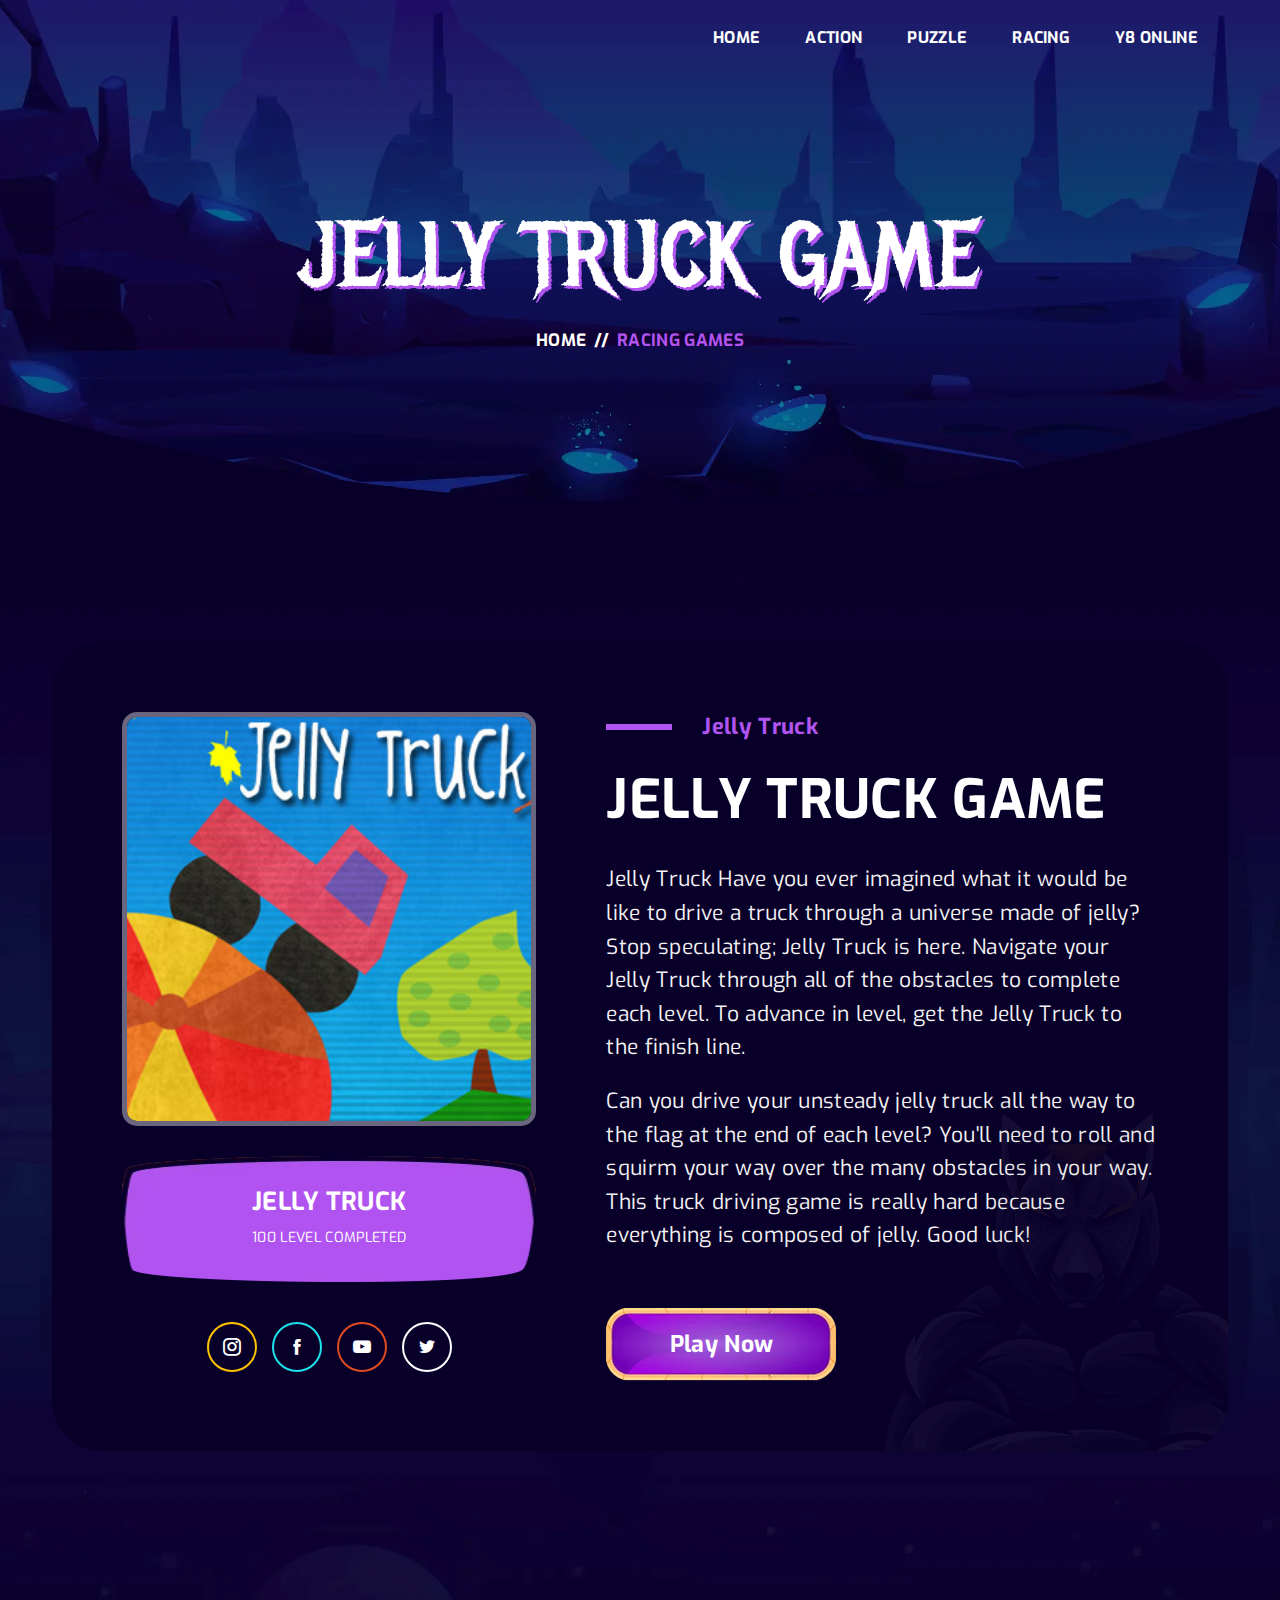
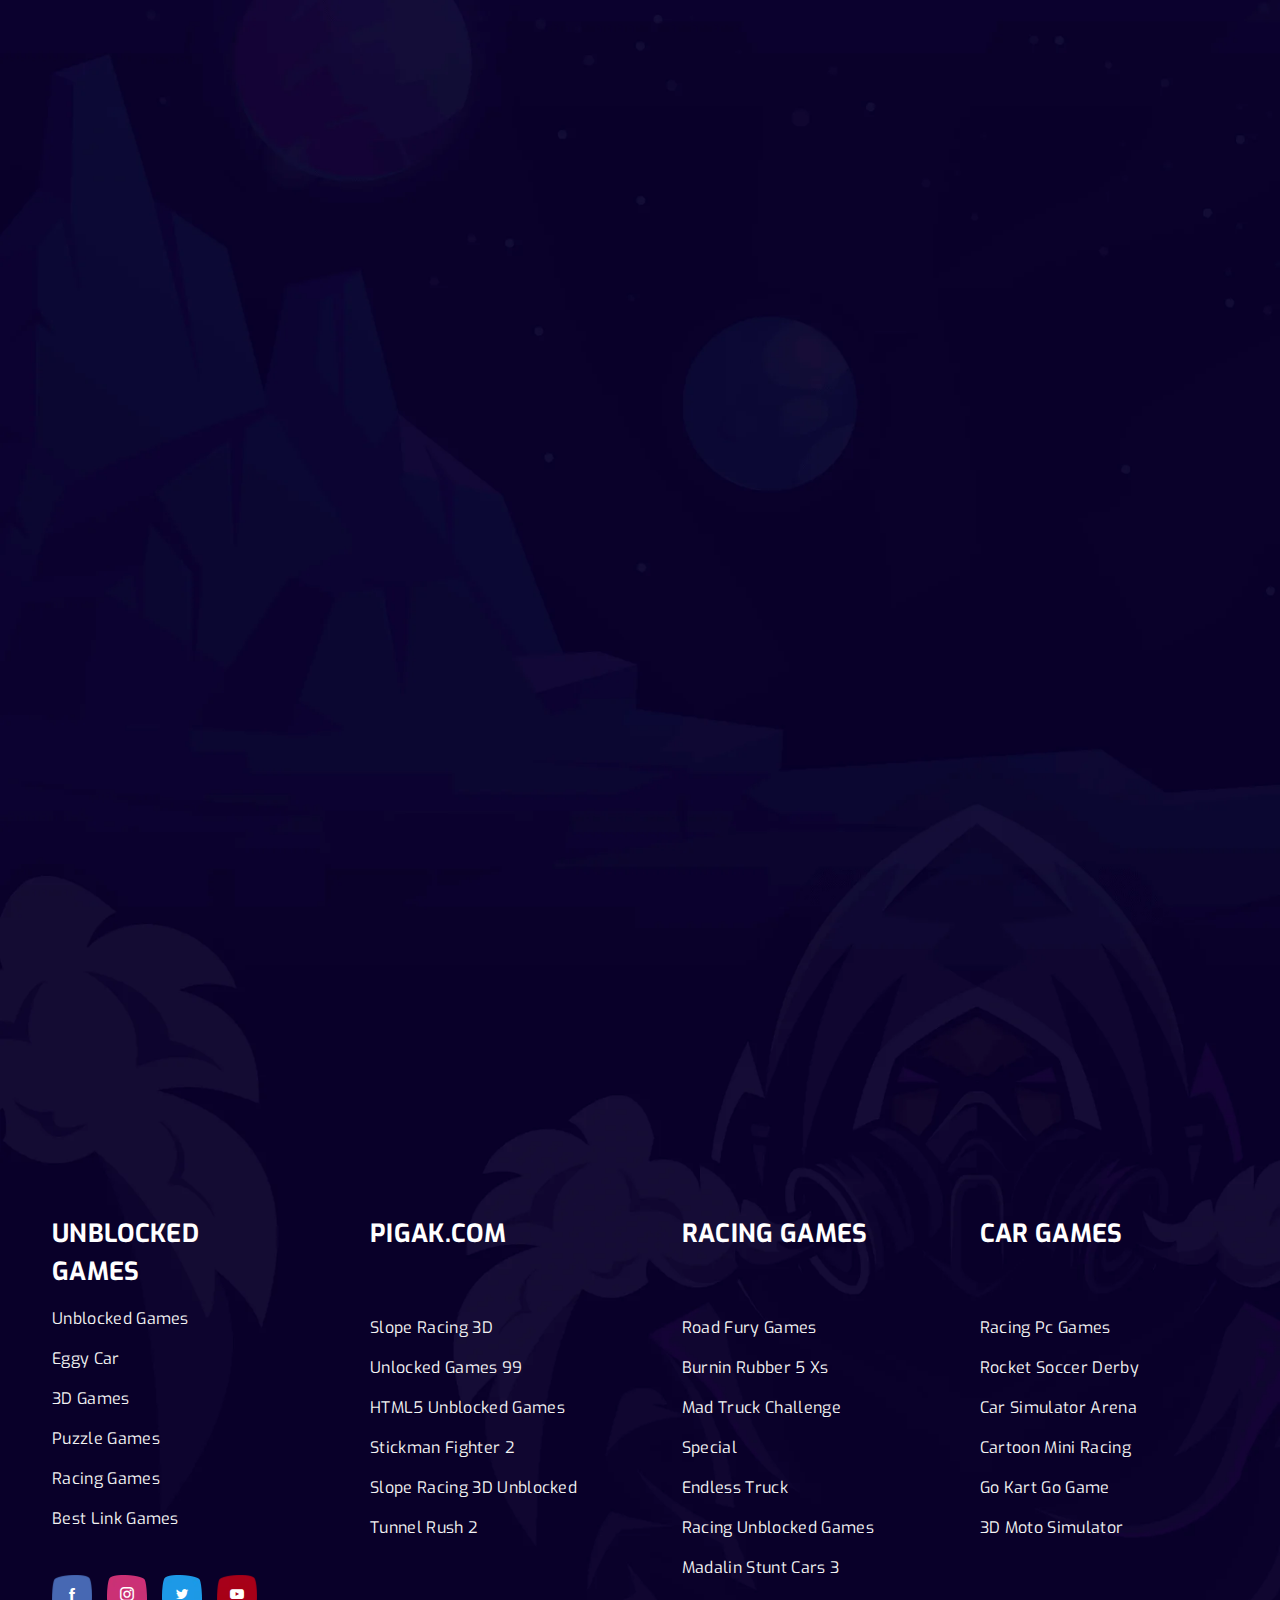
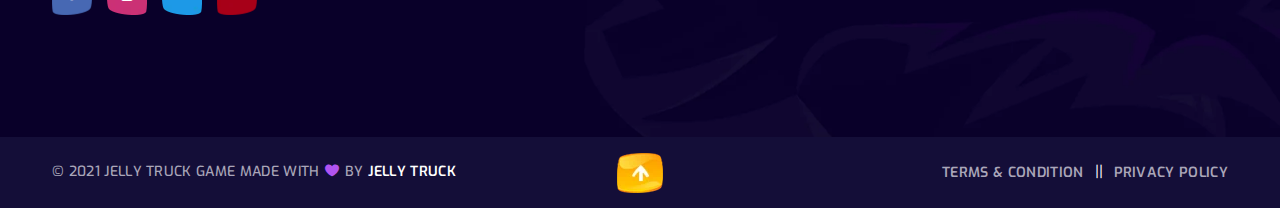
<file: index.html>
<!doctype html>
<html class="no-js" lang="en">

    <head>
        <meta charset="utf-8">
        <meta http-equiv="x-ua-compatible" content="ie=edge">
        <title>Jelly Truck - Jelly Truck Game, unblocked games 66, Unblocked Games 76</title>
        <meta name="description" content="Game Jelly Truck A little red vehicle wants to rock in a vibrant 
        and tranquil jelly world! 
        Complete the course as quickly as you can on each level. 
        Enjoy this incredible jelly world and finish all the levels 
        by using the jelly items to escape obstacles and advance.">
        <meta name="keywords" content="cool math games,
        jelly truck 76,
        jelly truck unblocked,
        jelly truck 2 unblocked,
        jelly truck wtf,
        jelly truck game
        jelly escape
        jelly truck - unblocked games 66">
        <meta name="author" content="Code Carnival">
        <meta name="viewport" content="width=device-width, initial-scale=1">
        <!-- Add site Favicon -->
        <link rel="shortcut icon" href="assets/img/favicon.ico" type="image/png">
    
        <!-- CSS 
        ========================= -->
        <link rel="preconnect" href="https://fonts.googleapis.com">
        <link rel="preconnect" href="https://fonts.gstatic.com" crossorigin>
        <link href="https://fonts.googleapis.com/css2?family=Exo:ital,wght@0,100;0,200;0,300;0,400;0,500;0,600;0,700;0,800;0,900;1,100;1,200;1,300;1,400;1,500;1,600;1,700;1,800;1,900&family=Metal+Mania&display=swap" rel="stylesheet">
    
        <link rel="stylesheet" href="assets/css/vendor/bootstrap.min.css">
        <link rel="stylesheet" href="assets/css/slick.css">
        <link rel="stylesheet" href="assets/css/icofont.min.css">
        <link rel="stylesheet" href="assets/css/animate.css">
        <link rel="stylesheet" href="assets/css/nice-select.css">
        <link rel="stylesheet" href="assets/css/magnific-popup.css">
        <!-- Main Style CSS -->
        <link rel="stylesheet" href="assets/css/style.css">
        <meta name="google-site-verification" content="j2rJjGB6DORj92zEKxpAeCwehFpdyvsWDO4fU6Xma70" />
        <!-- Google tag (gtag.js) -->
        <script async src="https://www.googletagmanager.com/gtag/js?id=G-7NV6ZYVK7M"></script>
        <script>
        window.dataLayer = window.dataLayer || [];
        function gtag(){dataLayer.push(arguments);}
        gtag('js', new Date());

        gtag('config', 'G-7NV6ZYVK7M');
        </script>
    </head>
    
    <body class="body__bg" data-bgimg="assets/img/bg/body-bg.webp">
    
        <!--header area start-->
        <header class="header_section header_transparent sticky-header">
            <div class="container">
                <div class="row">
                    <div class="col-12">
                        <div class="main_header d-flex justify-content-between align-items-center">
                            <div class="header_logo"></div>
                            <!--main menu start-->
                            <div class="main_menu d-none d-lg-block"> 
                                <nav>  
                                    <ul class="d-flex">
                                        <li><a href="index.html">Home</a></li> 
                                        <li><a href="https://pigak.com/action.html">Action</a></li>
                                        <li><a href="https://pigak.com/puzzle.html">Puzzle</a></li>
                                        <li><a href="https://racingpcgame.com/">Racing</a></li>
                                        <li><a href="https://y8online.github.io/jellytruck">Y8 Online</a></li>
                                    </ul>  
                                </nav>
                            </div>
                            <!--main menu end-->
                        </div>
                    </div>
                </div>
            </div>
        </header>
        <!--header area end-->

    <!--offcanvas menu area start-->
    <div class="offcanvas offcanvas-start" tabindex="-1" id="offcanvasMenu">
        <div class="offcanvas-header justify-content-end">
            <button type="button" class="btn-close text-reset" data-bs-dismiss="offcanvas" aria-label="Close"></button>
        </div>
        <div class="offcanvas-body">
            <ul class="offcanvas_main_menu">
                <li class="menu-item-has-children active">
                    <li><a href="index.html">Home</a></li> 
                    <li><a href="https://pigak.com/action.html">Action</a></li>
                    <li><a href="https://pigak.com/puzzle.html">Puzzle</a></li>
                    <li><a href="https://racingpcgame.com/">Racing</a></li>
                    <li><a href="https://y8online.github.io/jellytruck">Y8 Online</a></li>
            </ul>
        </div>
    </div>
    <!--offcanvas menu area end-->

    <!-- breadcrumbs area start -->
    <div class="breadcrumbs_aree breadcrumbs_bg mb-140" data-bgimg="assets/img/bg/breadcrumbs-bg.webp">
        <div class="container">
            <div class="row">
                <div class="col-12">
                    <div class="breadcrumbs_text text-center">
                        <h1>Jelly Truck Game</h1>
                        <ul class="d-flex justify-content-center">
                            <li><a href="index.html">Home </a></li>
                            <li> <span>//</span></li>
                            <li> Racing Games</li>
                        </ul>
                    </div>
                </div>
            </div>
        </div>
    </div>
    <!-- breadcrumbs area end -->

    <!-- page wrapper start -->
    <div class="page_wrapper">
        <!-- player list section start -->
        <section class="player_details_section mb-125">
            <div class="container">
                <div class="row">
                    <div class="col-lg-12">
                        <div class="single-player-details">
                            <div class="side__left">
                                <div class="image">
                                    <img class="img-fluid" src="assets/img/jellytruck/logo.png" alt="jelly-truck">
                                </div>
                                
                                <div class="player-profile">
                                    <h4 class="title">JELLY TRUCK</h4>
                                    <h5 class="level-text">100 LEVEL COMPLETED</h5>
                                    <div class="content-shape-img">
                                        <img width="351" height="126" src="assets/img/others/tam-text-shape2.webp" alt="">
                                    </div>
                                </div>

                                <div class="social-link">
                                    <a href="https://www.instagram.com/racingpcgames" target="_blank" rel="noopener noreferrer"><i class="icofont-instagram"></i></a> 
                                    <a href="https://www.facebook.com/unblockedgames" target="_blank" rel="noopener noreferrer"><i class="icofont-facebook"></i></a>
                                    <a href="https://www.youtube.com/@pcracinggames" target="_blank" rel="noopener noreferrer"><i class="icofont-youtube-play"></i></a> 
                                    <a href="https://twitter.com/gamesnoads" target="_blank" rel="noopener noreferrer"><i class="icofont-twitter"></i></a> 
                                     
                                </div>
                            </div>

                            <div class="side__right">
                                <div class="content">
                                    <span class="title-tag">Jelly Truck</span>
                                    <h4 class="title">Jelly Truck Game</h4>
                                    <p>Jelly Truck Have you ever imagined what it would be like to drive a truck through a universe made of jelly? Stop speculating; Jelly Truck is here. 
                                        Navigate your Jelly Truck through all of the obstacles to complete each level. To advance in level, get the Jelly Truck to the finish line.</p>
                                    <p>Can you drive your unsteady jelly truck all the way to the flag at the end of each level? You'll need to roll and squirm your way over the many obstacles in your way. 
                                        This truck driving game is really hard because everything is composed of jelly. Good luck!</p>
                                    <a class="btn btn-link" href="jelly-truck.html">Play Now</a>
                                </div>
                            </div>
                            
                            <div class="mascot-logo">
                                <img class="img-fluid" width="401" height="458" src="assets/img/others/player-bg-maskot.webp" alt="jelly-truck">
                            </div>
                        </div>
                    </div>
                </div>
            </div>
        </section>
        <!-- player list section end -->


        <!-- player list section start -->
        <section class="player_list_section mb-125">
            <div class="container">
                <div class="row mb-n50">
                    <div class="col-lg-4 col-md-6 col-12 mb-50">
                        <!--  Single Player List Start-->
                        <div class="player_list_single_item wow fadeInLeft" data-wow-delay="0.1s" data-wow-duration="1.1s">
                            <div class="top">
                                <a class="image" href="adventure-drivers.html"><img src="assets/img/adventuredrivers/adventure-drivers.png" alt="adventure-drivers"></a>
                                <div class="overlay">
                                    <div class="social-link">
                                        <a href="https://www.instagram.com/racingpcgames" target="_blank" rel="noopener noreferrer"><i class="icofont-instagram"></i></a> 
                                        <a href="https://www.facebook.com/unblockedgames" target="_blank" rel="noopener noreferrer"><i class="icofont-facebook"></i></a> 
                                        <a href="https://twitter.com/gamesnoads" target="_blank" rel="noopener noreferrer"><i class="icofont-twitter"></i></a> 
                                        <a href="https://www.youtube.com/@pcracinggames" target="_blank" rel="noopener noreferrer"><i class="icofont-youtube-play"></i></a> 
                                    </div>
                                </div>
                            </div>
                            <div class="content">
                                <h4 class="title"><a href="adventure-drivers.html">ADVENTURE DRIVERS</a></h4>
                                <h5 class="level-text">100 LEVEL COMPLETED</h5>

                                <div class="content-shape-img">
                                    <img width="351" height="126" src="assets/img/others/tam-text-shape.webp" alt="jelly-truck">
                                    <img width="351" height="126" src="assets/img/others/tam-text-shape2.webp" alt="jelly-truck">
                                </div>
                            </div>

                        </div>
                        <!--  Single Player List End-->
                    </div>
                    <div class="col-lg-4 col-md-6 col-12 mb-50">
                        <!--  Single Player List Start-->
                        <div class="player_list_single_item wow fadeInLeft" data-wow-delay="0.2s" data-wow-duration="1.1s">
                            <div class="top">
                                <a class="image" href="eggy-car.html"><img src="assets/img/eggycar/eggy-car.logo.png" alt="eggy-car"></a>
                                <div class="overlay">
                                    <div class="social-link">
                                        <a href="https://www.instagram.com/racingpcgames" target="_blank" rel="noopener noreferrer"><i class="icofont-instagram"></i></a> 
                                        <a href="https://www.facebook.com/unblockedgames" target="_blank" rel="noopener noreferrer"><i class="icofont-facebook"></i></a> 
                                        <a href="https://twitter.com/gamesnoads" target="_blank" rel="noopener noreferrer"><i class="icofont-twitter"></i></a> 
                                        <a href="https://www.youtube.com/@pcracinggames" target="_blank" rel="noopener noreferrer"><i class="icofont-youtube-play"></i></a> 
                                    </div>
                                </div>
                            </div>
                            <div class="content">
                                <h4 class="title"><a href="eggy-car.html">EGGY CAR</a></h4>
                                <h5 class="level-text">100 LEVEL COMPLETED</h5>

                                <div class="content-shape-img">
                                    <img width="351" height="126" src="assets/img/others/tam-text-shape.webp" alt="">
                                    <img width="351" height="126" src="assets/img/others/tam-text-shape2.webp" alt="">
                                </div>
                            </div>

                        </div>
                        <!--  Single Player List End-->
                    </div>
                    <div class="col-lg-4 col-md-6 col-12 mb-50"> 
                        <!--  Single Player List Start-->
                        <div class="player_list_single_item wow fadeInLeft" data-wow-delay="0.3s" data-wow-duration="1.1s">
                            <div class="top">
                                <a class="image" href="car-rush.html"><img src="assets/img/carrush/car-rush.png" alt="car-rush"></a>
                                <div class="overlay">
                                    <div class="social-link">
                                        <a href="https://www.instagram.com/racingpcgames" target="_blank" rel="noopener noreferrer"><i class="icofont-instagram"></i></a> 
                                        <a href="https://www.facebook.com/unblockedgames" target="_blank" rel="noopener noreferrer"><i class="icofont-facebook"></i></a> 
                                        <a href="https://twitter.com/gamesnoads" target="_blank" rel="noopener noreferrer"><i class="icofont-twitter"></i></a> 
                                        <a href="https://www.youtube.com/@pcracinggames" target="_blank" rel="noopener noreferrer"><i class="icofont-youtube-play"></i></a> 
                                    </div>
                                </div>
                            </div>
                            <div class="content">
                                <h4 class="title"><a href="car-rush.html">CAR RUSH</a></h4>
                                <h5 class="level-text">100 LEVEL COMPLETED</h5>

                                <div class="content-shape-img">
                                    <img width="351" height="126" src="assets/img/others/tam-text-shape.webp" alt="car-rush">
                                    <img width="351" height="126" src="assets/img/others/tam-text-shape2.webp" alt="car-rush">
                                </div>
                            </div>

                        </div>
                        <!--  Single Player List End-->
                    </div>
                    <div class="col-lg-4 col-md-6 col-12 mb-50">
                        <!--  Single Player List Start-->
                        <div class="player_list_single_item wow fadeInLeft" data-wow-delay="0.4s" data-wow-duration="1.1s">
                            <div class="top">
                                <a class="image" href="endless-truck.html"><img src="assets/img/endlesstruck/endless-truck.png" alt="endless-truck"></a>
                                <div class="overlay">
                                    <div class="social-link">
                                        <a href="https://www.instagram.com/racingpcgames" target="_blank" rel="noopener noreferrer"><i class="icofont-instagram"></i></a> 
                                        <a href="https://www.facebook.com/unblockedgames" target="_blank" rel="noopener noreferrer"><i class="icofont-facebook"></i></a> 
                                        <a href="https://twitter.com/gamesnoads" target="_blank" rel="noopener noreferrer"><i class="icofont-twitter"></i></a> 
                                        <a href="https://www.youtube.com/@pcracinggames" target="_blank" rel="noopener noreferrer"><i class="icofont-youtube-play"></i></a> 
                                    </div>
                                </div>
                            </div>
                            <div class="content">
                                <h4 class="title"><a href="endless-truck.html">ENDLESS TRUCK</a></h4>
                                <h5 class="level-text">90 LEVEL COMPLETED</h5>

                                <div class="content-shape-img">
                                    <img width="351" height="126" src="assets/img/others/tam-text-shape.webp" alt="endless-truck">
                                    <img width="351" height="126" src="assets/img/others/tam-text-shape2.webp" alt="endless-truck">
                                </div>
                            </div>
                        </div>
                    </div>
                    <div class="col-lg-4 col-md-6 col-12 mb-50">
                        <!--  Single Player List Start-->
                        <div class="player_list_single_item wow fadeInLeft" data-wow-delay="0.5s" data-wow-duration="1.1s">
                            <div class="top">
                                <a class="image" href=""><img src="assets/img/trucktrials/ttlogo.jpg" alt="truck trials"></a>
                                <div class="overlay">
                                    <div class="social-link">
                                        <a href="https://www.instagram.com/racingpcgames" target="_blank" rel="noopener noreferrer"><i class="icofont-instagram"></i></a> 
                                        <a href="https://www.facebook.com/unblockedgames" target="_blank" rel="noopener noreferrer"><i class="icofont-facebook"></i></a> 
                                        <a href="https://twitter.com/gamesnoads" target="_blank" rel="noopener noreferrer"><i class="icofont-twitter"></i></a> 
                                        <a href="https://www.youtube.com/@pcracinggames" target="_blank" rel="noopener noreferrer"><i class="icofont-youtube-play"></i></a> 
                                    </div>
                                </div>
                            </div>
                            <div class="content">
                                <h4 class="title"><a href="truck-trials.html">TRUCK TRIALS</a></h4>
                                <h5 class="level-text">75 LEVEL COMPLETED</h5>

                                <div class="content-shape-img">
                                    <img width="351" height="126" src="assets/img/others/tam-text-shape.webp" alt="truck-trials">
                                    <img width="351" height="126" src="assets/img/others/tam-text-shape2.webp" alt="truck-trials">
                                </div>
                            </div>

                        </div>
                        <!--  Single Player List End-->
                    </div>
                    <div class="col-lg-4 col-md-6 col-12 mb-50">
                        <!--  Single Player List Start-->
                        <div class="player_list_single_item wow fadeInLeft" data-wow-delay="0.6s" data-wow-duration="1.1">
                            <div class="top">
                                <a class="image" href="smash-karts.html"><img src="assets/img/smashkarts/smashkarts.jpg" alt="smashkarts"></a>
                                <div class="overlay">
                                    <div class="social-link">
                                        <a href="https://www.instagram.com/racingpcgames" target="_blank" rel="noopener noreferrer"><i class="icofont-instagram"></i></a> 
                                        <a href="https://www.facebook.com/unblockedgames" target="_blank" rel="noopener noreferrer"><i class="icofont-facebook"></i></a> 
                                        <a href="https://twitter.com/gamesnoads" target="_blank" rel="noopener noreferrer"><i class="icofont-twitter"></i></a> 
                                        <a href="https://www.youtube.com/@pcracinggames" target="_blank" rel="noopener noreferrer"><i class="icofont-youtube-play"></i></a> 
                                    </div>
                                </div>
                            </div>
                            <div class="content">
                                <h4 class="title"><a href="smash-karts.html">SMASH KARTS</a></h4>
                                <h5 class="level-text">102 LEVEL COMPLETED</h5>

                                <div class="content-shape-img">
                                    <img width="351" height="126" src="assets/img/others/tam-text-shape.webp" alt="">
                                    <img width="351" height="126" src="assets/img/others/tam-text-shape2.webp" alt="">
                                </div>
                            </div>

                        </div>
                        <!--  Single Player List End-->
                    </div>
                </div>
            </div>
        </section>
        <!-- player list section end -->
    </div>
    <!-- page wrapper end -->

        <!--footer area start-->
        <footer class="footer_widgets">
            <div class="main_footer">
                <div class="container">
                    <div class="row">
                        <div class="col-12">
                            <div class="main_footer_inner d-flex">
                                <div class="footer_widget_list">
                                    <div class="footer_logo">
                                        <div class="footer_menu">
                                            <h3>Unblocked Games</h3>
                                            <ul>
                                                <li><a href="https://pigak.com">Unblocked Games</a></li>
                                                <li><a href="https://pigak.com/eggy-car.html/">Eggy Car</a></li>
                                                <li><a href="https://pigak.com/3d-game.html/">3D Games</a></li>
                                                <li><a href="https://pigak.com/puzzle.html">Puzzle Games</a></li>
                                                <li><a href="https://pigak.com/racing.html">Racing Games</a></li>
                                                <li><a href="https://pigak.com/best-link.html">Best Link Games</a></li>
                                            </ul>
                                        </div>
                                    </div>
                                    <div class="footer_social">
                                        <ul class="d-flex">
                                            <div class="social-link">
                                                <ul class="d-flex">
                                                    <li><a aria-label="facebook" class="facebook" href="https://www.facebook.com/unblockedgames"><i class="icofont-facebook"></i></a></li>
                                                    <li><a aria-label="instagram" class="dribbble" href="https://www.instagram.com/racingpcgames"><i class="icofont-instagram"></i></a></li>
                                                    <li><a aria-label="twitter" class="twitter" href="https://twitter.com/gamesnoads"><i class="icofont-twitter"></i></a></li>
                                                    <li><a aria-label="youtube" class="youtube" href="https://www.youtube.com/@pcracinggames"><i class="icofont-youtube-play"></i></a></li>
                                                </ul>
                                            </div>
                                        </ul>
                                    </div>
                                </div>
                                <div class="footer_widget_list contact">
                                    <h3>Pigak.com</h3>
                                    <div class="footer_menu">
                                        <ul>
                                            <li><a href="https://pigak.com/slope-racing-3d.html">Slope Racing 3D</a></li>
                                            <li><a href="https://pigak.com/">Unlocked Games 99</a></li>
                                            <li><a href="https://pigak.com/">HTML5 Unblocked Games</a></li>
                                            <li><a href="https://pigak.com/">Stickman Fighter 2</a></li>
                                            <li><a href="https://pigak.com/">Slope Racing 3D Unblocked</a></li>
                                            <li><a href="https://pigak.com/tunnel-rush-2.html">Tunnel Rush 2</a></li>
                                        </ul>
                                    </div>
                                </div>
                                <div class="footer_widget_list footer_list_menu">
                                    <h3>Racing Games</h3>
                                    <div class="footer_menu">
                                        <ul>
                                            <li><a href="https://racingpcgame.com/road-fury.html">Road Fury Games</a></li>
                                            <li><a href="https://racingpcgame.com/burnin-rubber-5-xs.html">Burnin Rubber 5 Xs</a></li>
                                            <li><a href="https://racingpcgame.com/mad-truck-challenge-special.html">Mad Truck Challenge Special</a></li>
                                            <li><a href="https://racingpcgame.com/endless-truck.html">Endless Truck</a></li>
                                            <li><a href="https://racingpcgame.com/">Racing Unblocked Games</a></li>
                                            <li><a href="https://racingpcgame.com/madalin-stunt-cars-3.html">Madalin Stunt Cars 3</a></li>
                                        </ul>
                                    </div>
                                </div>
                                <div class="footer_widget_list footer_list_menu">
                                    <h3>Car Games</h3>
                                    <div class="footer_menu">
                                        <ul>
                                            <li><a href="https://racingpcgame.com/">Racing Pc Games</a></li>
                                            <li><a href="https://racingpcgame.com/">Rocket Soccer Derby</a></li>
                                            <li><a href="https://racingpcgame.com/">Car Simulator Arena</a></li>
                                            <li><a href="https://racingpcgame.com/">Cartoon Mini Racing</a></li>
                                            <li><a href="https://racingpcgame.com/">Go Kart Go Game</a></li>
                                            <li><a href="https://racingpcgame.com/">3D Moto Simulator</a></li>
                                        </ul>
                                    </div>
                                </div>
                            </div>
                        </div> 
                    </div>
                </div>
            </div>
            <div class="footer_bottom">
                <div class="container">
                    <div class="row">
                        <div class="col-12">
                            <div class="footer_bottom_inner d-flex justify-content-between">
                                <div class="copyright_right">
                                    <p> © 2021  Jelly Truck Game Made with  <i class="icofont-heart"></i>  by <a href="https://y8online.github.io/jellytruck/">Jelly Truck</a></p>
                                </div>
                                <div class="footer_bottom_link_menu">
                                    <ul class="d-flex">
                                        <li><a href="about.html">Terms & Condition  </a></li>
                                        <li><a href="about.html">Privacy Policy  </a></li>
                                    </ul>
                                </div>
    
                                <div class="scroll__top_icon">
                                    <a id="scroll-top" href="#"><img aria-label="scroll-top" width="46" height="40" src="assets/img/icon/scroll-top.webp" alt=""></a>
                                </div>
                            </div>
                        </div>
                    </div>
                </div>
            </div>
        </footer>
        <!--footer area end-->

   
<!-- JS
============================================ -->
<!--modernizr min js here-->
<script src="assets/js/vendor/modernizr-3.7.1.min.js"></script>

<!-- Vendor JS -->
<script src="assets/js/vendor/jquery-3.6.0.min.js"></script>
<script src="assets/js/vendor/jquery-migrate-3.3.2.min.js"></script>
<script src="assets/js/vendor/popper.js"></script>
<script src="assets/js/vendor/bootstrap.min.js"></script>
<script src="assets/js/slick.min.js"></script>
<script src="assets/js/wow.min.js"></script>
<script src="assets/js/jquery.nice-select.js"></script>
<script src="assets/js/jquery.magnific-popup.min.js"></script>
<script src="assets/js/jquery.counterup.min.js"></script>
<script src="assets/js/jquery-waypoints.js"></script>

<!-- Main JS -->
<script src="assets/js/main.js"></script>


</body>

</html>
</file>
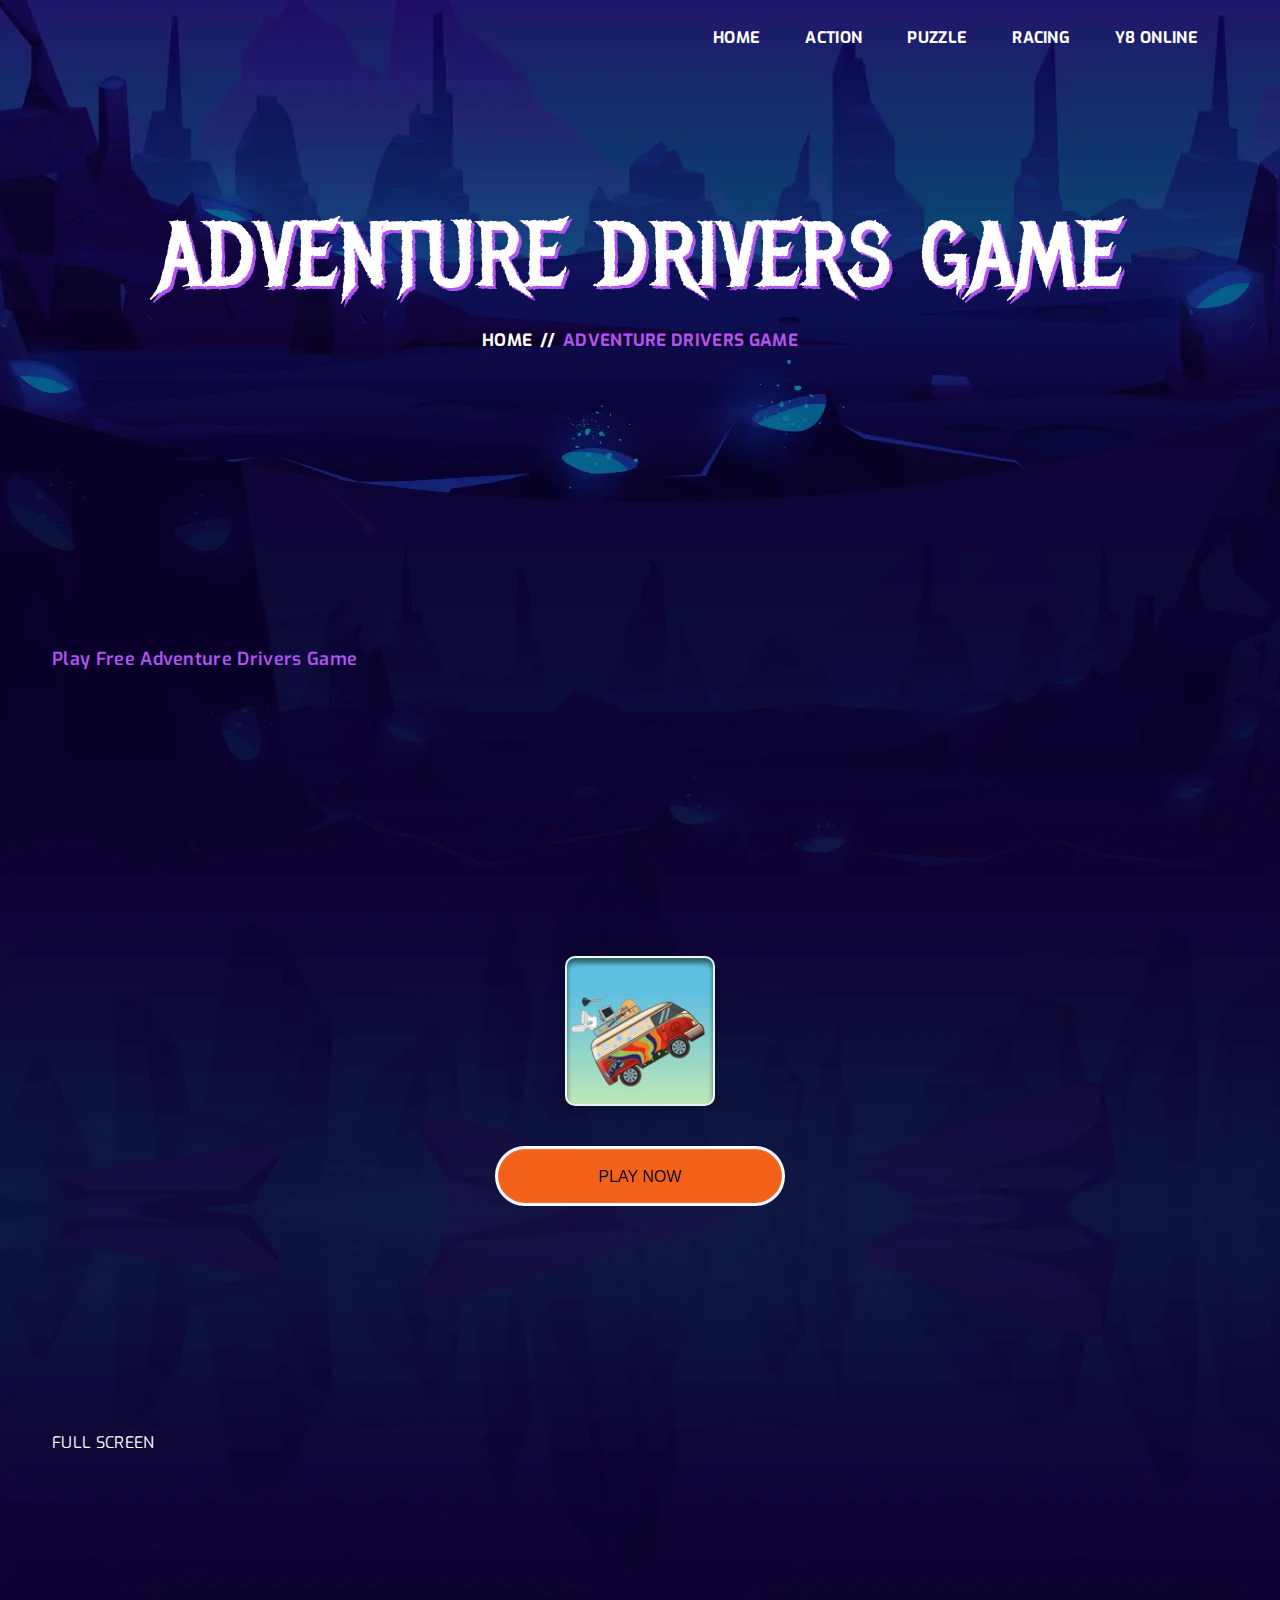
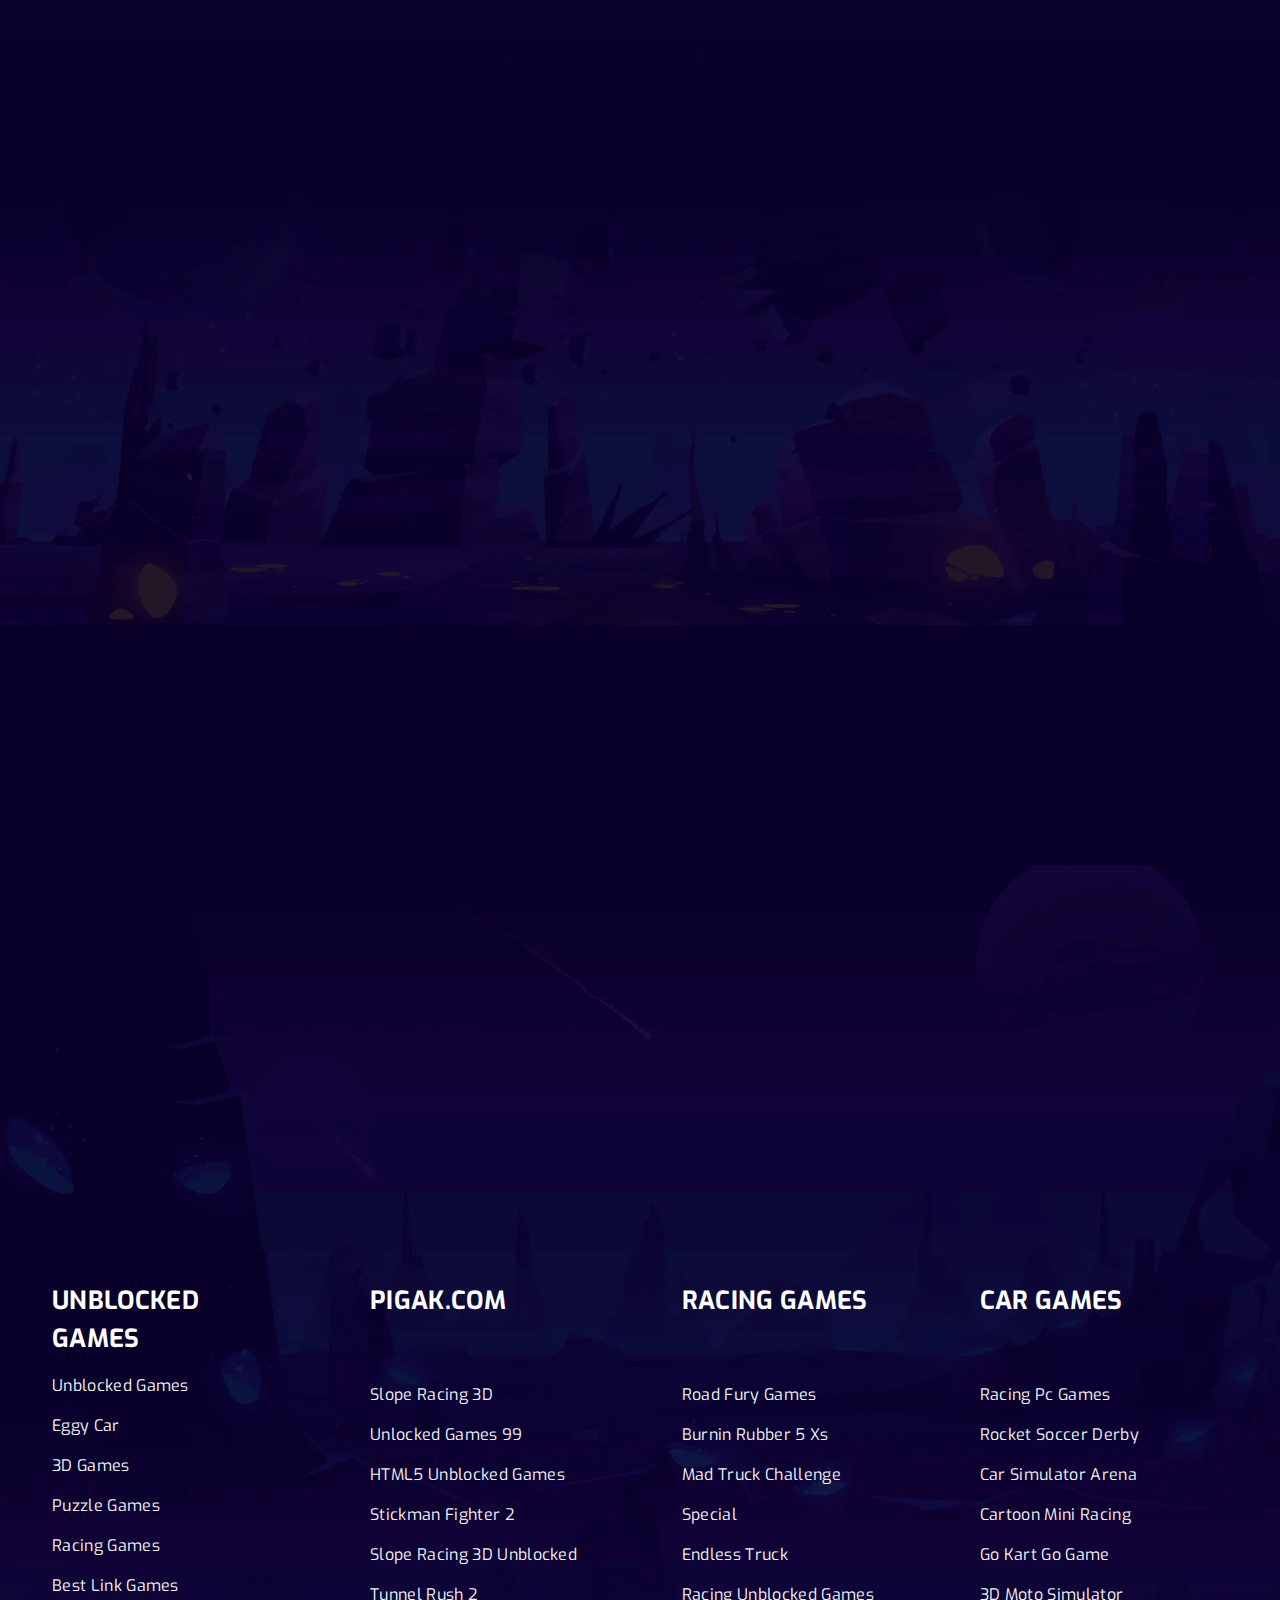
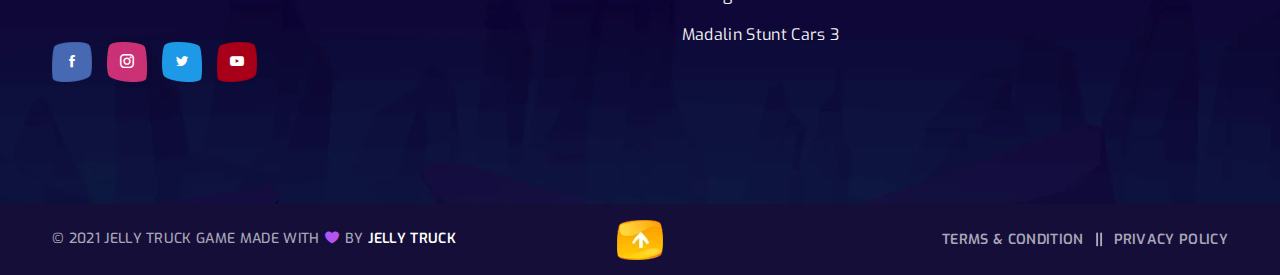
<file: adventure-drivers.html>
<!doctype html>
<html class="no-js" lang="en">

<head>
    <meta charset="utf-8">
    <meta http-equiv="x-ua-compatible" content="ie=edge">
    <title>Adventure Drivers - Play Adventure Drivers Game (Racing Games, Car Games)</title>
    <meta name="description" content="Bonx is a terrific esports website template with a slick and modern look.  It’s a robust gaming HTML template for bloggers and online gamers who want to share their enthusiasm for games on the internet."/>
    <meta name="keywords" content="	bootstrap, clean, esports, game, game portal, Game website, gamer, games, gaming, magazine, match, modern, online game, sport, sports">
    <meta name="author" content="Code Carnival">
    <meta name="viewport" content="width=device-width, initial-scale=1">
    
    <!-- Add site Favicon -->
    <link rel="shortcut icon" href="assets/img/favicon.ico" type="image/png">

    <!-- CSS 
    ========================= -->
    <link rel="preconnect" href="https://fonts.googleapis.com">
    <link rel="preconnect" href="https://fonts.gstatic.com" crossorigin>
    <link href="https://fonts.googleapis.com/css2?family=Exo:ital,wght@0,100;0,200;0,300;0,400;0,500;0,600;0,700;0,800;0,900;1,100;1,200;1,300;1,400;1,500;1,600;1,700;1,800;1,900&family=Metal+Mania&display=swap" rel="stylesheet">

    <link rel="stylesheet" href="assets/css/vendor/bootstrap.min.css">
    <link rel="stylesheet" href="assets/css/slick.css">
    <link rel="stylesheet" href="assets/css/icofont.min.css">
    <link rel="stylesheet" href="assets/css/animate.css">
    <link rel="stylesheet" href="assets/css/nice-select.css">
    <link rel="stylesheet" href="assets/css/magnific-popup.css">
    <!-- Main Style CSS -->
    <link rel="stylesheet" href="assets/css/style.css">
    <style>
        .game-iframe-container {
            position: relative;
            overflow: hidden;
            width: 100%;
            min-height: 75vh;
        }
        .game-iframe {
            position: absolute;
            top: 0;
            left: 0;
            bottom: 0;
            right: 0;
            width: 100%;
            height: 100%;
        }
                .FG-splash-button{
                    border-bottom-color:#ffb53d!important;
                    color:#000;background:linear-gradient(140deg,#fbde04,#e2c803)}
                .FG-splash-button:hover{
                    border-bottom-color:#ff5e00!important;
                    color:#fff;
                    background:linear-gradient(140deg,#ff9214,#fa8500)}
                .FG-splash-button:active{
                    border-bottom-color:#ff7e33!important;
                    background:linear-gradient(140deg,#ffa947,#ff9d2e)}
                .SP-splash-button{
                    width:290px;
                    height:60px;
                    margin-top:2.5rem;
                    border-radius:290486px!important;
                    padding-left:2rem;
                    padding-right:2rem;
                    border:3px solid #fff!important;
                    color:#0a0a0a;
                    text-transform:uppercase;
                    background:linear-gradient(180deg,#F46119,#F46119);
                    box-shadow:12px 14px 15px -1px rgba(0,0,0,.2)}
                .SP-splash-button:before{
                    content:"";
                    position:absolute;
                    left:0;top:1px;
                    width:100%;
                    height:100%;
                    border-radius:290486px!important;
                    opacity:0;
                    background:linear-gradient(180deg,#fff600,#ffde00);
                    box-shadow:inset 0 0 7px 0 rgba(223,180,170,.53);
                    transform:scale(0);
                    transform-origin:50% 100%;
                    will-change:transform;
                    transition:transform .3s cubic-bezier(.25,.46,.45,.94),opacity .2s cubic-bezier(.25,.46,.45,.94);
                    z-index:-1}
                .SP-splash-top>div>button:active{transform:translateY(0)}
                .SP-splash-button:hover:before{
                    top:0;
                    opacity:1;
                    transform:scale(1)}
                .SP-splash-top>div>button:active:before{
                    box-shadow:inset 0 0 7px 0 rgba(224,71,36,.53),inset 0 0 7px 0 rgba(0,0,0,.35)}
                .HG-splash-button{
                    height:35px;
                    line-height:35px;
                    border-bottom:none!important;
                    border-radius:5px!important;
                    color:#f06000;
                    background:#fff}
                .HG-splash-button:hover{
                    color:#fff;
                    background:#f06000}
                .BG-splash-button,.BG-splash-button:active{
                    box-shadow:inset 0 3px 0 0 #00fcff,
                    inset 20px 0 50px rgba(8,238,225,.3),
                    inset 20px 0 300px rgba(0,200,187,.05),
                    inset 0 20px 50px rgba(8,238,225,.3),
                    inset 0 0 10px #affffa,4px 4px 4px 0 rgba(10,10,10,.5)!important;
                    background-color:rgba(9,81,105,.5);
                    border:0;
                    color:#affffa;
                    width:290px;
                    height:4rem;
                    border-radius:290486px!important;
                    font-size:1.25rem!important;
                    border:2px solid #5258b5!important;
                    opacity:.7}
                .BG-splash-button:before{
                    content:"";
                    position:absolute;
                    left:0;top:1px;
                    width:100%;
                    height:100%;
                    border-radius:290486px!important;
                    opacity:0;
                    background-color:#fff;box-shadow:inset 0 0 7px 0 rgba(223,180,170,.53)!important;transform:scale(0);
                    transform-origin:50% 50%;will-change:transform;
                    transition:transform 172ms cubic-bezier(.25,.46,.45,.94),opacity 172ms cubic-bezier(.25,.46,.45,.94);
                    z-index:-1}
                .BG-splash-button:hover{
                    color:rgba(0,0,0,.7)!important;border:2px solid #098c9c!important}
                .BG-splash-button:active{
                    border-color:transparent!important;
                    color:rgba(0,0,0,.7);transform:translateY(0)}
                .BG-splash-button:hover:before{
                    top:0;
                    opacity:1;
                    transform:scale(1)}
                .BG-splash-button:active:before{
                    box-shadow:inset 0 0 7px 0 rgba(224,71,36,.53),inset 0 0 7px 0 rgba(0,0,0,.35)!important}body{position:inherit}
                .talpa-splash-background-container{
                    box-sizing:border-box;
                    position:absolute;
                    top:0;
                    left:0;
                    width:100%;
                    height:100%;
                    background-color:#000;
                    overflow:hidden}
                .talpa-splash-background-image{
                    box-sizing:border-box;
                    position:absolute;
                    top:-25%;
                    left:-25%;
                    width:150%;
                    height:150%;
                    background-image:var(--thumb);
                    background-size:cover;
                    filter:blur(50px) brightness(1.5)}
                .talpa-splash-container{
                    display:flex;
                    flex-flow:column;
                    box-sizing:border-box;
                    position:absolute;
                    bottom:0;
                    width:100%;
                    height:100%}
                .talpa-splash-top{
                    display:flex;
                    flex-flow:column;
                    box-sizing:border-box;
                    flex:1;
                    align-self:center;
                    justify-content:center;
                    padding:20px}
                .talpa-splash-top>div{text-align:center}
                .talpa-splash-top>div>button{
                    position:relative;
                    min-width:180px;
                    min-height:45px;
                    line-height:45px;
                    border:0;
                    border-radius:25px;
                    border-bottom:5px solid grey;
                    white-space:nowrap;
                    text-overflow:ellipsis;
                    text-align:center;
                    text-transform:uppercase;
                    text-shadow:1px 1px 1px rgba(0,0,0,.004);
                    font-family:Roboto Condensed,Helvetica Neue,Arial,"sans-serif";
                    font-size:16px;
                    font-weight:400;
                    cursor:pointer;
                    box-shadow:inset 0 -1px 1px hsla(0,0%,100%,.1),inset 0 1px 1px hsla(0,0%,100%,.2);
                    will-change:transform;
                    transition:transform .15s linear}
                .talpa-splash-top>div>button:focus{outline:none}
                .talpa-splash-top>div>button:active{
                    box-shadow:0 10px 20px rgba(0,0,0,.19),0 6px 6px rgba(0,0,0,.13);
                    transform:translateY(-5px)}
                .talpa-loader,.talpa-loader:after{
                    border-radius:50%;
                    width:1.5em;
                    height:1.5em}
                .talpa-loader{
                    box-sizing:content-box;
                    margin:0 auto;
                    font-size:10px;
                    position:relative;
                    text-indent:-9999em;
                    border:1.1em solid hsla(0,0%,100%,.2);
                    border-left-color:#fff;
                    -webkit-transform:translateZ(0);
                    -ms-transform:translateZ(0);
                    transform:translateZ(0);
                    -webkit-animation:talpa-load8 1.1s linear infinite;
                    animation:talpa-load8 1.1s linear infinite;
                    display:none}
                .talpa-splash-top>div>div:first-child{
                    position:relative;
                    width:150px;
                    height:150px;
                    margin:auto auto 20px;
                    border-radius:10px;
                    overflow:hidden;
                    border:2px solid hsla(0,0%,100%,.8);
                    box-shadow:inset 0 5px 5px rgba(0,0,0,.5),0 2px 4px rgba(0,0,0,.3);
                    background-image:var(--thumb);
                    background-position:50%;
                    background-size:cover}
                .talpa-splash-top>div>div>img{
                    width:100%;
                    height:100%}
                .talpa-splash-bottom{
                    display:flex;
                    flex-flow:column;
                    box-sizing:border-box;
                    align-self:center;
                    justify-content:center;
                    width:100%;
                    padding:0 0 20px}
                .talpa-splash-bottom>.talpa-splash-consent,.talpa-splash-bottom>.talpa-splash-title{
                    box-sizing:border-box;
                    width:100%;
                    padding:20px;
                    background:linear-gradient(90deg,transparent,rgba(0,0,0,.5) 50%,transparent);
                    color:#fff;
                    text-align:left;
                    font-size:12px;
                    font-family:Arial;
                    font-weight:400;
                    text-shadow:0 0 1px rgba(0,0,0,.7);
                    line-height:150%}
                .talpa-splash-bottom>.talpa-splash-title{
                    padding:15px 0;
                    text-align:center;
                    font-size:18px;
                    font-family:Helvetica,Arial,sans-serif;
                    font-weight:700;
                    line-height:100%}
                .talpa-splash-bottom>.talpa-splash-consent a{
                    color:#fff}
                    @-webkit-keyframes talpa-load8{0%{-webkit-transform:rotate(0deg);
                    transform:rotate(0deg)}to{-webkit-transform:rotate(1turn);
                    transform:rotate(1turn)}}
                    @keyframes talpa-load8{0%{-webkit-transform:rotate(0deg);
                    transform:rotate(0deg)}to{-webkit-transform:rotate(1turn);
                    transform:rotate(1turn)}}
                    @keyframes talpa-gradient{0%{background-position:0 50%}50%{background-position:100% 50%}to{background-position:0 50%}}
                .iframeloader {
                    background: url(./images/loadinggif.gif) center center no-repeat;
                    background-size: 5vw;}
        .article-header {
            width: 100%;
            float: left;
            border-bottom: 1px solid rgba(255,255,255,.1);
            padding-bottom: 20px;
            margin-bottom: 30px;
            margin-top: 20px
        }
        
    </style>
</head>

<body class="body__bg" data-bgimg="assets/img/bg/body-bg2.webp">
   
  
    <!--header area start-->
    <header class="header_section header_transparent sticky-header">
        <div class="container">
            <div class="row">
                <div class="col-12">
                    <div class="main_header d-flex justify-content-between align-items-center">
                        <div class="header_logo">                        
                        </div>
                        <!--main menu start-->
                        <div class="main_menu d-none d-lg-block"> 
                            <nav>  
                                <ul class="d-flex">
                                    <li><a href="index.html">Home</a></li> 
                                        <li><a href="https://pigak.com/action.html">Action</a></li>
                                        <li><a href="https://pigak.com/puzzle.html">Puzzle</a></li>
                                        <li><a href="https://racingpcgame.com/">Racing</a></li>
                                        <li><a href="https://y8online.github.io/jellytruck">Y8 Online</a></li>
                                </ul>  
                            </nav>
                        </div>
                        <!--main menu end-->
                    </div>
                </div>
            </div>
        </div>
    </header>
    <!--header area end-->
    <!-- breadcrumbs area start -->
    <div class="breadcrumbs_aree breadcrumbs_bg mb-140" data-bgimg="assets/img/bg/breadcrumbs-bg.webp">
        <div class="container">
            <div class="row">
                <div class="col-12">
                    <div class="breadcrumbs_text text-center">
                        <h1>Adventure Drivers Game</h1>
                        <ul class="d-flex justify-content-center">
                            <li><a href="index.html">Home </a></li>
                            <li> <span>//</span></li>
                            <li>Adventure Drivers Game</li>
                        </ul>
                    </div>
                </div>
            </div>
        </div>
    </div>
    <!-- breadcrumbs area end -->
    
    <!-- page wrapper start -->
    <div class="page_wrapper">

        <!--game details section area start-->
        <section class="game_details_section mb-125">
            <div class="container">
                <div class="row">
                    <div class="col-12">
                        <div class="game_details_inner">
                            <div class="game_details_content top">
                                <span>Play Free Adventure Drivers Game</span></div>
                            <div class="game-iframe-container" id="loadgame">
                                <div class="talpa-splash-container" style="background: var(--color2);"><div class="talpa-splash-top"><div>
                                     <div style="--thumb:url(assets/img/adventuredrivers/adventure-drivers.png);" alt="Stylish Crop Top Trends"></div>
                                     <button id="talpa-splash-button" class="SP-splash-button" onclick="loadMainGame()" style="display: block;">PLAY NOW</button>
                                     <div class="talpa-loader" style="display: none;">Loading...</div></div></div><div class="talpa-splash-bottom"></div></div>
                             </div>
                             <a class="cs-hero_btn cs-style1 cs-color3" onclick="open_fullscreen()" style="cursor: pointer;"><span>FULL SCREEN</span></a> 
                             
                            </div>                           
                        </div>
                    </div>
                </div>
            </div>
        </section>
        <!--game details section area end--> 
                <!-- player list section start -->
                <section class="player_list_section mb-125">
                    <div class="container">
                        <div class="row mb-n50">
                            <div class="col-lg-4 col-md-6 col-12 mb-50">
                                <!--  Single Player List Start-->
                                <div class="player_list_single_item wow fadeInLeft" data-wow-delay="0.1s" data-wow-duration="1.1s">
                                    <div class="top">
                                        <a class="image" href="adventure-drivers.html"><img src="assets/img/adventuredrivers/adventure-drivers.png" alt="adventure-drivers"></a>
                                        <div class="overlay">
                                            <div class="social-link">
                                                <a href="https://www.instagram.com/racingpcgames" target="_blank" rel="noopener noreferrer"><i class="icofont-instagram"></i></a> 
                                                <a href="https://www.facebook.com/unblockedgames" target="_blank" rel="noopener noreferrer"><i class="icofont-facebook"></i></a> 
                                                <a href="https://twitter.com/gamesnoads" target="_blank" rel="noopener noreferrer"><i class="icofont-twitter"></i></a> 
                                                <a href="https://www.youtube.com/@pcracinggames" target="_blank" rel="noopener noreferrer"><i class="icofont-youtube-play"></i></a> 
                                            </div>
                                        </div>
                                    </div>
                                    <div class="content">
                                        <h4 class="title"><a href="adventure-drivers.html">ADVENTURE DRIVERS</a></h4>
                                        <h5 class="level-text">100 LEVEL COMPLETED</h5>
        
                                        <div class="content-shape-img">
                                            <img width="351" height="126" src="assets/img/others/tam-text-shape.webp" alt="jelly-truck">
                                            <img width="351" height="126" src="assets/img/others/tam-text-shape2.webp" alt="jelly-truck">
                                        </div>
                                    </div>
        
                                </div>
                                <!--  Single Player List End-->
                            </div>
                            <div class="col-lg-4 col-md-6 col-12 mb-50">
                                <!--  Single Player List Start-->
                                <div class="player_list_single_item wow fadeInLeft" data-wow-delay="0.2s" data-wow-duration="1.1s">
                                    <div class="top">
                                        <a class="image" href="eggy-car.html"><img src="assets/img/eggycar/eggy-car.logo.png" alt="eggy-car"></a>
                                        <div class="overlay">
                                            <div class="social-link">
                                                <a href="https://www.instagram.com/racingpcgames" target="_blank" rel="noopener noreferrer"><i class="icofont-instagram"></i></a> 
                                                <a href="https://www.facebook.com/unblockedgames" target="_blank" rel="noopener noreferrer"><i class="icofont-facebook"></i></a> 
                                                <a href="https://twitter.com/gamesnoads" target="_blank" rel="noopener noreferrer"><i class="icofont-twitter"></i></a> 
                                                <a href="https://www.youtube.com/@pcracinggames" target="_blank" rel="noopener noreferrer"><i class="icofont-youtube-play"></i></a> 
                                            </div>
                                        </div>
                                    </div>
                                    <div class="content">
                                        <h4 class="title"><a href="eggy-car.html">EGGY CAR</a></h4>
                                        <h5 class="level-text">100 LEVEL COMPLETED</h5>
        
                                        <div class="content-shape-img">
                                            <img width="351" height="126" src="assets/img/others/tam-text-shape.webp" alt="">
                                            <img width="351" height="126" src="assets/img/others/tam-text-shape2.webp" alt="">
                                        </div>
                                    </div>
        
                                </div>
                                <!--  Single Player List End-->
                            </div>
                            <div class="col-lg-4 col-md-6 col-12 mb-50"> 
                                <!--  Single Player List Start-->
                                <div class="player_list_single_item wow fadeInLeft" data-wow-delay="0.3s" data-wow-duration="1.1s">
                                    <div class="top">
                                        <a class="image" href="car-rush.html"><img src="assets/img/carrush/car-rush.png" alt="car-rush"></a>
                                        <div class="overlay">
                                            <div class="social-link">
                                                <a href="https://www.instagram.com/racingpcgames" target="_blank" rel="noopener noreferrer"><i class="icofont-instagram"></i></a> 
                                                <a href="https://www.facebook.com/unblockedgames" target="_blank" rel="noopener noreferrer"><i class="icofont-facebook"></i></a> 
                                                <a href="https://twitter.com/gamesnoads" target="_blank" rel="noopener noreferrer"><i class="icofont-twitter"></i></a> 
                                                <a href="https://www.youtube.com/@pcracinggames" target="_blank" rel="noopener noreferrer"><i class="icofont-youtube-play"></i></a> 
                                            </div>
                                        </div>
                                    </div>
                                    <div class="content">
                                        <h4 class="title"><a href="car-rush.html">CAR RUSH</a></h4>
                                        <h5 class="level-text">100 LEVEL COMPLETED</h5>
        
                                        <div class="content-shape-img">
                                            <img width="351" height="126" src="assets/img/others/tam-text-shape.webp" alt="car-rush">
                                            <img width="351" height="126" src="assets/img/others/tam-text-shape2.webp" alt="car-rush">
                                        </div>
                                    </div>
        
                                </div>
                                <!--  Single Player List End-->
                            </div>
                            <div class="col-lg-4 col-md-6 col-12 mb-50">
                                <!--  Single Player List Start-->
                                <div class="player_list_single_item wow fadeInLeft" data-wow-delay="0.4s" data-wow-duration="1.1s">
                                    <div class="top">
                                        <a class="image" href="endless-truck.html"><img src="assets/img/endlesstruck/endless-truck.png" alt="endless-truck"></a>
                                        <div class="overlay">
                                            <div class="social-link">
                                                <a href="https://www.instagram.com/racingpcgames" target="_blank" rel="noopener noreferrer"><i class="icofont-instagram"></i></a> 
                                                <a href="https://www.facebook.com/unblockedgames" target="_blank" rel="noopener noreferrer"><i class="icofont-facebook"></i></a> 
                                                <a href="https://twitter.com/gamesnoads" target="_blank" rel="noopener noreferrer"><i class="icofont-twitter"></i></a> 
                                                <a href="https://www.youtube.com/@pcracinggames" target="_blank" rel="noopener noreferrer"><i class="icofont-youtube-play"></i></a> 
                                            </div>
                                        </div>
                                    </div>
                                    <div class="content">
                                        <h4 class="title"><a href="endless-truck.html">ENDLESS TRUCK</a></h4>
                                        <h5 class="level-text">90 LEVEL COMPLETED</h5>
        
                                        <div class="content-shape-img">
                                            <img width="351" height="126" src="assets/img/others/tam-text-shape.webp" alt="endless-truck">
                                            <img width="351" height="126" src="assets/img/others/tam-text-shape2.webp" alt="endless-truck">
                                        </div>
                                    </div>
                                </div>
                            </div>
                            <div class="col-lg-4 col-md-6 col-12 mb-50">
                                <!--  Single Player List Start-->
                                <div class="player_list_single_item wow fadeInLeft" data-wow-delay="0.5s" data-wow-duration="1.1s">
                                    <div class="top">
                                        <a class="image" href=""><img src="assets/img/trucktrials/ttlogo.jpg" alt="truck trials"></a>
                                        <div class="overlay">
                                            <div class="social-link">
                                                <a href="https://www.instagram.com/racingpcgames" target="_blank" rel="noopener noreferrer"><i class="icofont-instagram"></i></a> 
                                                <a href="https://www.facebook.com/unblockedgames" target="_blank" rel="noopener noreferrer"><i class="icofont-facebook"></i></a> 
                                                <a href="https://twitter.com/gamesnoads" target="_blank" rel="noopener noreferrer"><i class="icofont-twitter"></i></a> 
                                                <a href="https://www.youtube.com/@pcracinggames" target="_blank" rel="noopener noreferrer"><i class="icofont-youtube-play"></i></a> 
                                            </div>
                                        </div>
                                    </div>
                                    <div class="content">
                                        <h4 class="title"><a href="truck-trials.html">TRUCK TRIALS</a></h4>
                                        <h5 class="level-text">75 LEVEL COMPLETED</h5>
        
                                        <div class="content-shape-img">
                                            <img width="351" height="126" src="assets/img/others/tam-text-shape.webp" alt="truck-trials">
                                            <img width="351" height="126" src="assets/img/others/tam-text-shape2.webp" alt="truck-trials">
                                        </div>
                                    </div>
        
                                </div>
                                <!--  Single Player List End-->
                            </div>
                            <div class="col-lg-4 col-md-6 col-12 mb-50">
                                <!--  Single Player List Start-->
                                <div class="player_list_single_item wow fadeInLeft" data-wow-delay="0.6s" data-wow-duration="1.1">
                                    <div class="top">
                                        <a class="image" href="smash-karts.html"><img src="assets/img/smashkarts/smashkarts.jpg" alt="smashkarts"></a>
                                        <div class="overlay">
                                            <div class="social-link">
                                                <a href="https://www.instagram.com/racingpcgames" target="_blank" rel="noopener noreferrer"><i class="icofont-instagram"></i></a> 
                                                <a href="https://www.facebook.com/unblockedgames" target="_blank" rel="noopener noreferrer"><i class="icofont-facebook"></i></a> 
                                                <a href="https://twitter.com/gamesnoads" target="_blank" rel="noopener noreferrer"><i class="icofont-twitter"></i></a> 
                                                <a href="https://www.youtube.com/@pcracinggames" target="_blank" rel="noopener noreferrer"><i class="icofont-youtube-play"></i></a> 
                                            </div>
                                        </div>
                                    </div>
                                    <div class="content">
                                        <h4 class="title"><a href="smash-karts.html">SMASH KARTS</a></h4>
                                        <h5 class="level-text">102 LEVEL COMPLETED</h5>
        
                                        <div class="content-shape-img">
                                            <img width="351" height="126" src="assets/img/others/tam-text-shape.webp" alt="">
                                            <img width="351" height="126" src="assets/img/others/tam-text-shape2.webp" alt="">
                                        </div>
                                    </div>
        
                                </div>
                                <!--  Single Player List End-->
                            </div>
                        </div>
                    </div>
                </section>
                <!-- player list section end -->
        <!--footer area start-->
        <footer class="footer_widgets">
            <div class="main_footer">
                <div class="container">
                    <div class="row">
                        <div class="col-12">
                            <div class="main_footer_inner d-flex">
                                <div class="footer_widget_list">
                                    <div class="footer_logo">
                                        <div class="footer_menu">
                                            <h3>Unblocked Games</h3>
                                            <ul>
                                                <li><a href="https://pigak.com">Unblocked Games</a></li>
                                                <li><a href="https://pigak.com/eggy-car.html/">Eggy Car</a></li>
                                                <li><a href="https://pigak.com/3d-game.html/">3D Games</a></li>
                                                <li><a href="https://pigak.com/puzzle.html">Puzzle Games</a></li>
                                                <li><a href="https://pigak.com/racing.html">Racing Games</a></li>
                                                <li><a href="https://pigak.com/best-link.html">Best Link Games</a></li>
                                            </ul>
                                        </div>
                                    </div>
                                    <div class="footer_social">
                                        <ul class="d-flex">
                                            <div class="social-link">
                                                <ul class="d-flex">
                                                    <li><a aria-label="facebook" class="facebook" href="https://www.facebook.com/unblockedgames"><i class="icofont-facebook"></i></a></li>
                                                    <li><a aria-label="instagram" class="dribbble" href="https://www.instagram.com/racingpcgames"><i class="icofont-instagram"></i></a></li>
                                                    <li><a aria-label="twitter" class="twitter" href="https://twitter.com/gamesnoads"><i class="icofont-twitter"></i></a></li>
                                                    <li><a aria-label="youtube" class="youtube" href="https://www.youtube.com/@pcracinggames"><i class="icofont-youtube-play"></i></a></li>
                                                </ul>
                                            </div>
                                        </ul>
                                    </div>
                                </div>
                                <div class="footer_widget_list contact">
                                    <h3>Pigak.com</h3>
                                    <div class="footer_menu">
                                        <ul>
                                            <li><a href="https://pigak.com/slope-racing-3d.html">Slope Racing 3D</a></li>
                                            <li><a href="https://pigak.com/">Unlocked Games 99</a></li>
                                            <li><a href="https://pigak.com/">HTML5 Unblocked Games</a></li>
                                            <li><a href="https://pigak.com/">Stickman Fighter 2</a></li>
                                            <li><a href="https://pigak.com/">Slope Racing 3D Unblocked</a></li>
                                            <li><a href="https://pigak.com/tunnel-rush-2.html">Tunnel Rush 2</a></li>
                                        </ul>
                                    </div>
                                </div>
                                <div class="footer_widget_list footer_list_menu">
                                    <h3>Racing Games</h3>
                                    <div class="footer_menu">
                                        <ul>
                                            <li><a href="https://racingpcgame.com/road-fury.html">Road Fury Games</a></li>
                                            <li><a href="https://racingpcgame.com/burnin-rubber-5-xs.html">Burnin Rubber 5 Xs</a></li>
                                            <li><a href="https://racingpcgame.com/mad-truck-challenge-special.html">Mad Truck Challenge Special</a></li>
                                            <li><a href="https://racingpcgame.com/endless-truck.html">Endless Truck</a></li>
                                            <li><a href="https://racingpcgame.com/">Racing Unblocked Games</a></li>
                                            <li><a href="https://racingpcgame.com/madalin-stunt-cars-3.html">Madalin Stunt Cars 3</a></li>
                                        </ul>
                                    </div>
                                </div>
                                <div class="footer_widget_list footer_list_menu">
                                    <h3>Car Games</h3>
                                    <div class="footer_menu">
                                        <ul>
                                            <li><a href="https://racingpcgame.com/">Racing Pc Games</a></li>
                                            <li><a href="https://racingpcgame.com/">Rocket Soccer Derby</a></li>
                                            <li><a href="https://racingpcgame.com/">Car Simulator Arena</a></li>
                                            <li><a href="https://racingpcgame.com/">Cartoon Mini Racing</a></li>
                                            <li><a href="https://racingpcgame.com/">Go Kart Go Game</a></li>
                                            <li><a href="https://racingpcgame.com/">3D Moto Simulator</a></li>
                                        </ul>
                                    </div>
                                </div>
                            </div>
                        </div> 
                    </div>
                </div>
            </div>
            <div class="footer_bottom">
                <div class="container">
                    <div class="row">
                        <div class="col-12">
                            <div class="footer_bottom_inner d-flex justify-content-between">
                                <div class="copyright_right">
                                    <p> © 2021  Jelly Truck Game Made with  <i class="icofont-heart"></i>  by <a href="https://y8online.github.io/jellytruck/">Jelly Truck</a></p>
                                </div>
                                <div class="footer_bottom_link_menu">
                                    <ul class="d-flex">
                                        <li><a href="about.html">Terms & Condition  </a></li>
                                        <li><a href="about.html">Privacy Policy  </a></li>
                                    </ul>
                                </div>
    
                                <div class="scroll__top_icon">
                                    <a id="scroll-top" href="#"><img aria-label="scroll-top" width="46" height="40" src="assets/img/icon/scroll-top.webp" alt=""></a>
                                </div>
                            </div>
                        </div>
                    </div>
                </div>
            </div>
        </footer>
        <!--footer area end-->        
<!-- JS
============================================ -->
<!--modernizr min js here-->
<script src="assets/js/vendor/modernizr-3.7.1.min.js"></script>

<!-- Vendor JS -->
<script src="assets/js/vendor/jquery-3.6.0.min.js"></script>
<script src="assets/js/vendor/jquery-migrate-3.3.2.min.js"></script>
<script src="assets/js/vendor/popper.js"></script>
<script src="assets/js/vendor/bootstrap.min.js"></script>
<script src="assets/js/slick.min.js"></script>
<script src="assets/js/wow.min.js"></script>
<script src="assets/js/jquery.nice-select.js"></script>
<script src="assets/js/jquery.magnific-popup.min.js"></script>
<script src="assets/js/jquery.counterup.min.js"></script>
<script src="assets/js/jquery-waypoints.js"></script>

<!-- Main JS -->
<script src="assets/js/main.js"></script>

<script>
    function loadMainGame(){
    var html = `<iframe class="game-iframe iframeloader" id="game_details_thumb" src="https://ubg77.github.io/game131022/adventure-drivers/" width="480" height="800" scrolling="none" frameborder="0" allowfullscreen="" tabindex="0"></iframe>`;
    document.getElementById("loadgame").innerHTML = html;
    document.getElementById('loadgame').scrollIntoView();
    }
    function open_fullscreen() {
        let game = document.getElementById("game_details_thumb");
        if (game.requestFullscreen) {
            game.requestFullscreen();
        } else if (game.mozRequestFullScreen) { /* Firefox */
            game.mozRequestFullScreen();
        } else if (game.webkitRequestFullscreen) { /* Chrome, Safari and Opera */
            game.webkitRequestFullscreen();
        } else if (game.msRequestFullscreen) { /* IE/Edge */
            game.msRequestFullscreen();
        }
        };
</script>
</body>

</html>
</file>
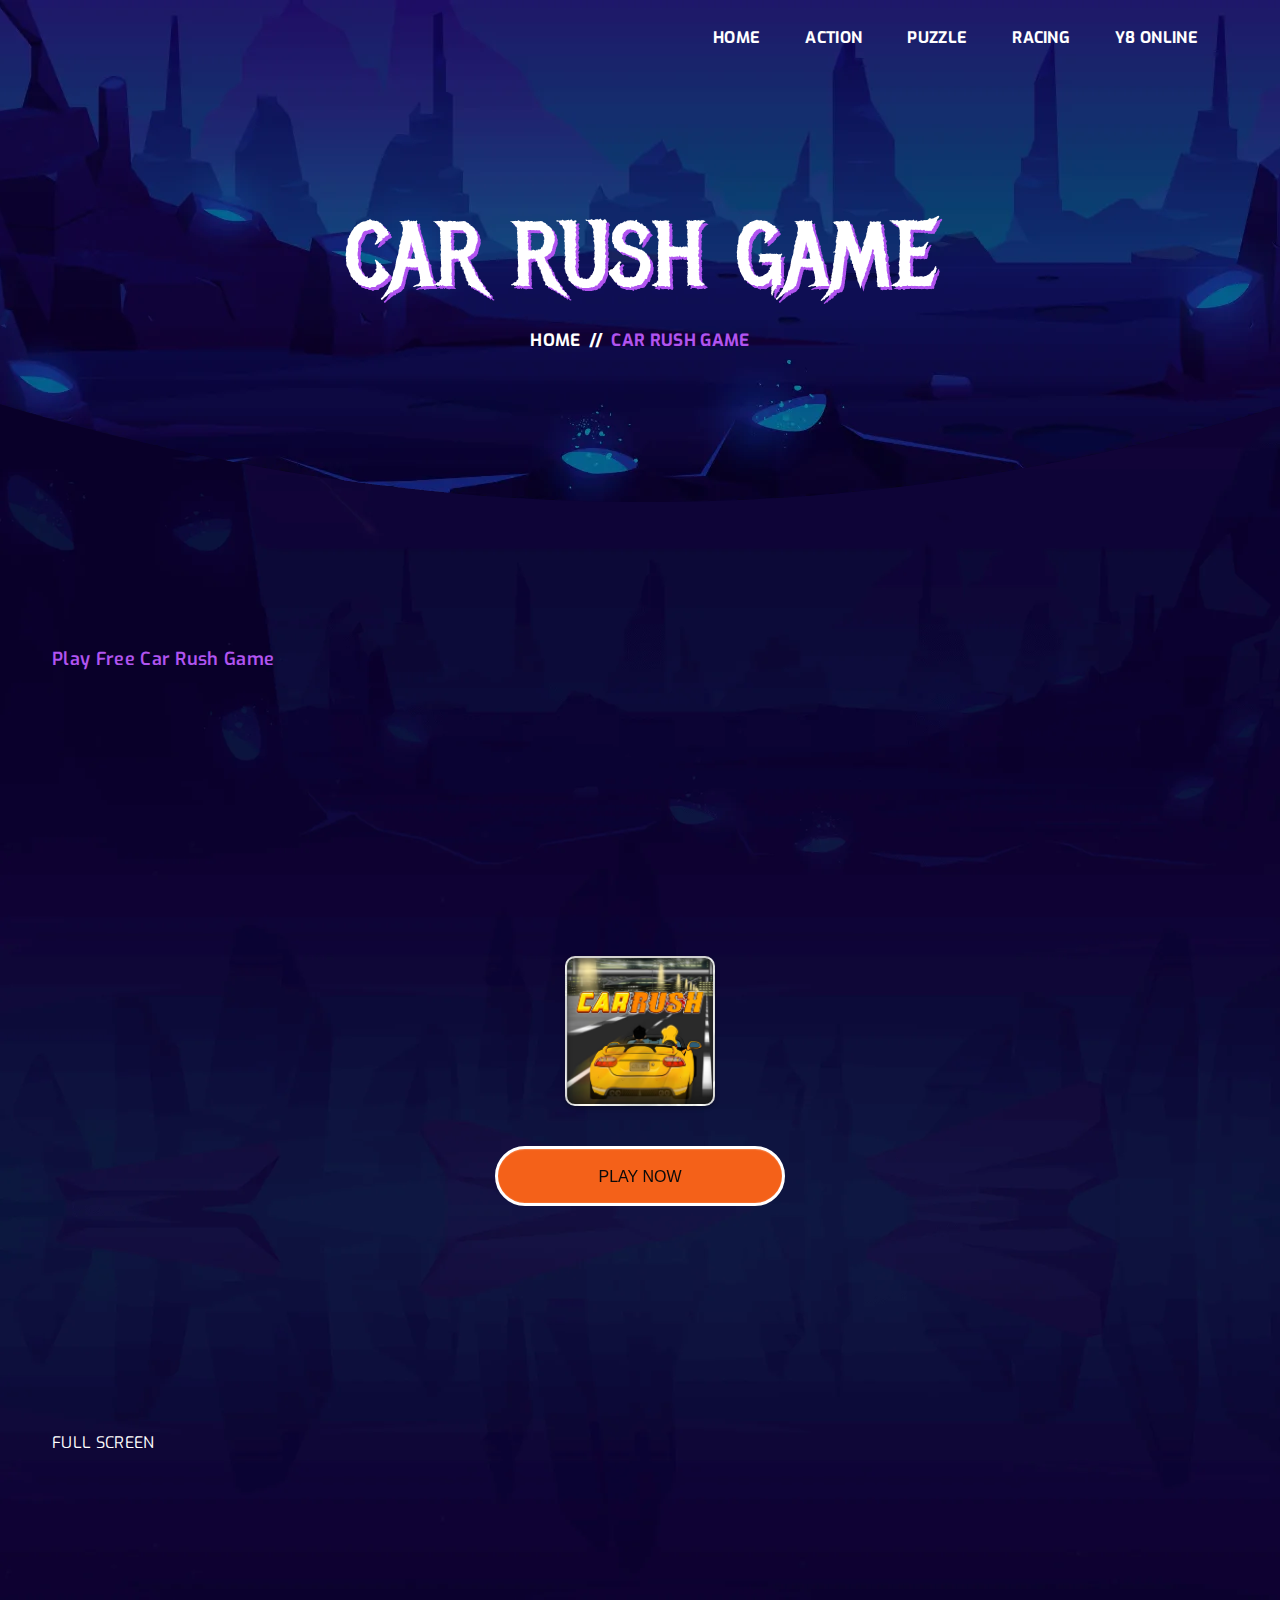
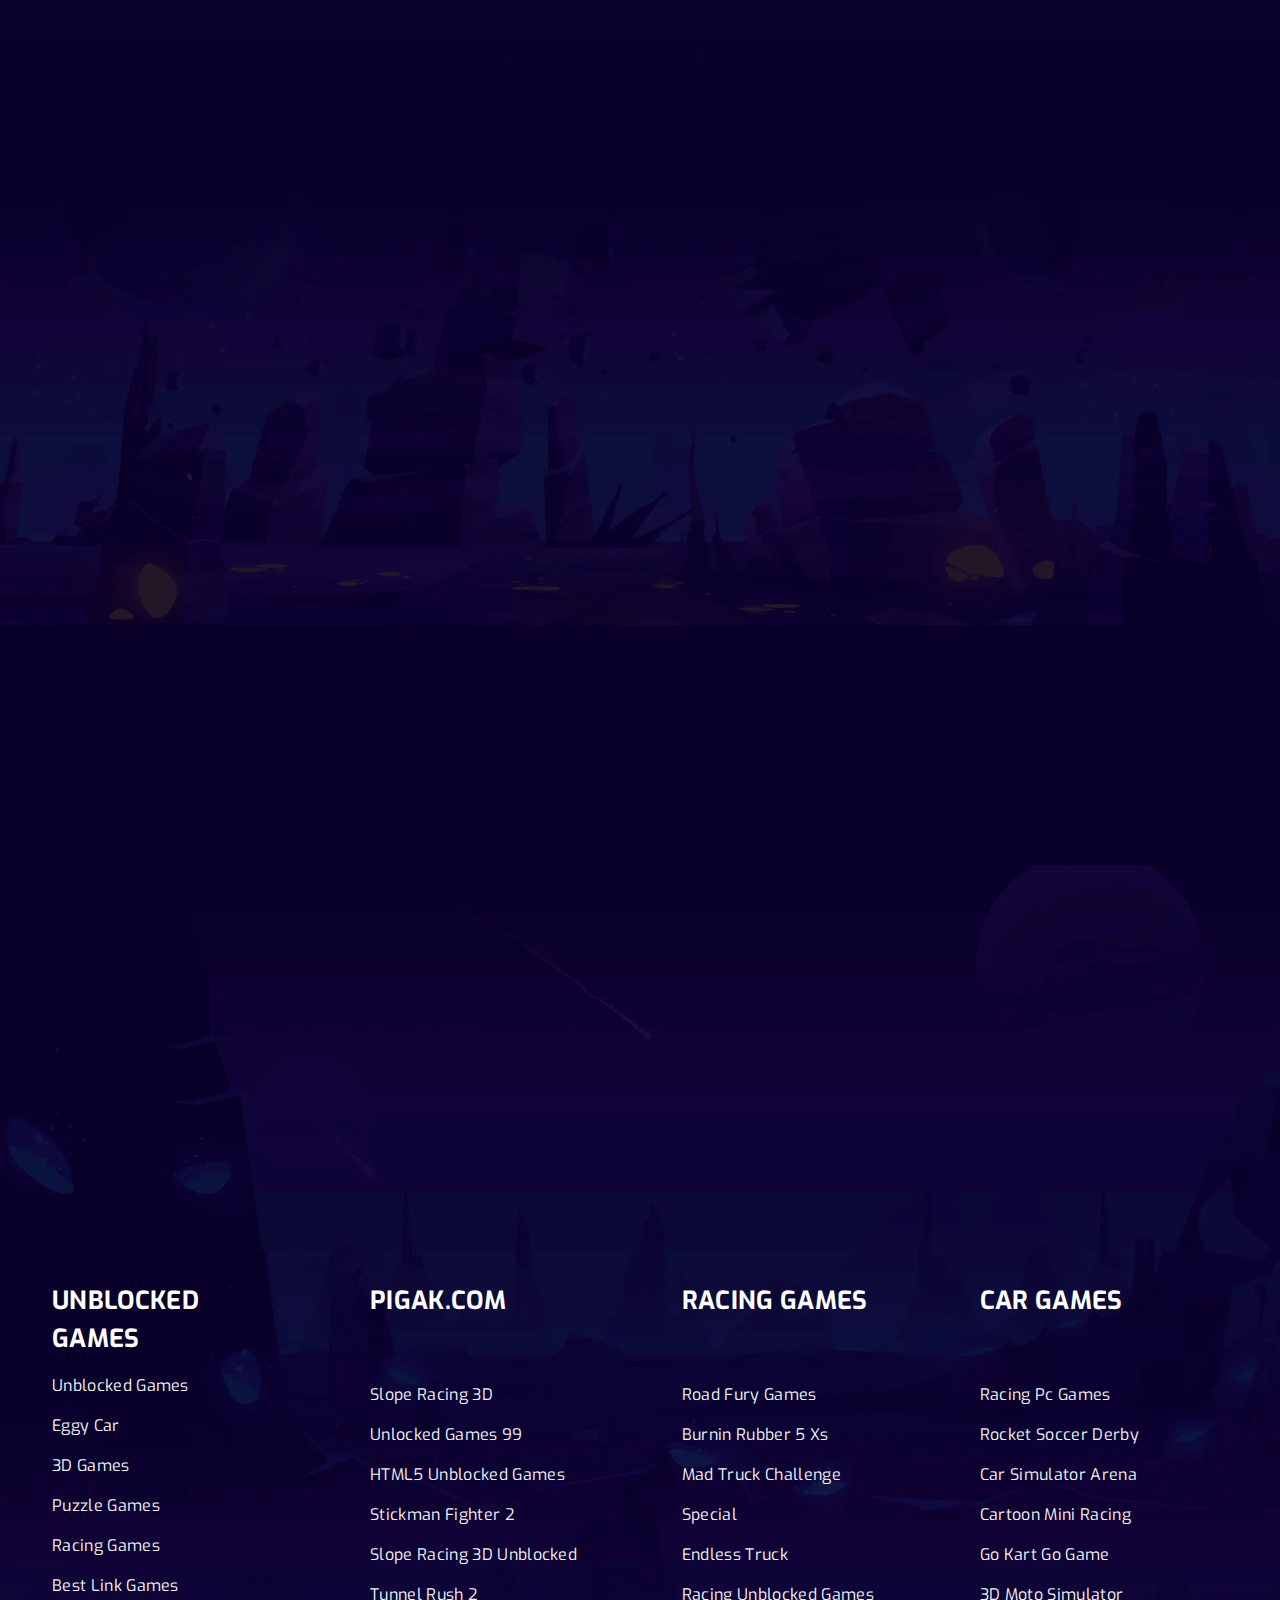
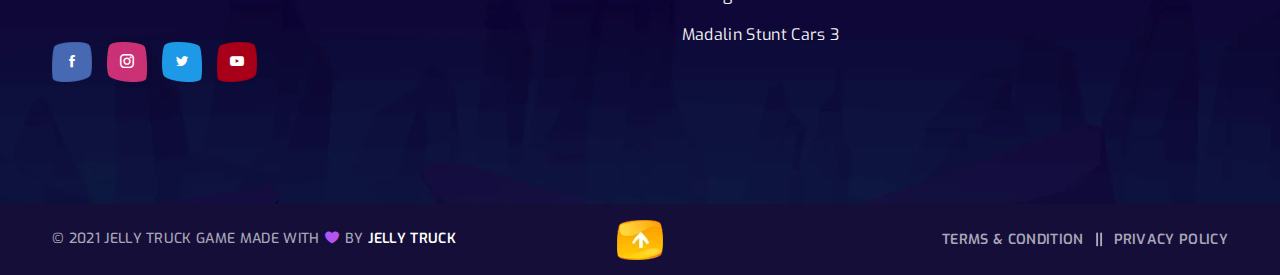
<file: car-rush.html>
<!doctype html>
<html class="no-js" lang="en">

<head>
    <meta charset="utf-8">
    <meta http-equiv="x-ua-compatible" content="ie=edge">
    <title>Car Rush - Play Car Rush Game (Racing Games, Car Games)</title>
    <meta name="description" content="Bonx is a terrific esports website template with a slick and modern look.  It’s a robust gaming HTML template for bloggers and online gamers who want to share their enthusiasm for games on the internet."/>
    <meta name="keywords" content="	bootstrap, clean, esports, game, game portal, Game website, gamer, games, gaming, magazine, match, modern, online game, sport, sports">
    <meta name="author" content="Code Carnival">
    <meta name="viewport" content="width=device-width, initial-scale=1">
    
    <!-- Add site Favicon -->
    <link rel="shortcut icon" href="assets/img/favicon.ico" type="image/png">

    <!-- CSS 
    ========================= -->
    <link rel="preconnect" href="https://fonts.googleapis.com">
    <link rel="preconnect" href="https://fonts.gstatic.com" crossorigin>
    <link href="https://fonts.googleapis.com/css2?family=Exo:ital,wght@0,100;0,200;0,300;0,400;0,500;0,600;0,700;0,800;0,900;1,100;1,200;1,300;1,400;1,500;1,600;1,700;1,800;1,900&family=Metal+Mania&display=swap" rel="stylesheet">

    <link rel="stylesheet" href="assets/css/vendor/bootstrap.min.css">
    <link rel="stylesheet" href="assets/css/slick.css">
    <link rel="stylesheet" href="assets/css/icofont.min.css">
    <link rel="stylesheet" href="assets/css/animate.css">
    <link rel="stylesheet" href="assets/css/nice-select.css">
    <link rel="stylesheet" href="assets/css/magnific-popup.css">
    <!-- Main Style CSS -->
    <link rel="stylesheet" href="assets/css/style.css">
    <style>
        .game-iframe-container {
            position: relative;
            overflow: hidden;
            width: 100%;
            min-height: 75vh;
        }
        .game-iframe {
            position: absolute;
            top: 0;
            left: 0;
            bottom: 0;
            right: 0;
            width: 100%;
            height: 100%;
        }
                .FG-splash-button{
                    border-bottom-color:#ffb53d!important;
                    color:#000;background:linear-gradient(140deg,#fbde04,#e2c803)}
                .FG-splash-button:hover{
                    border-bottom-color:#ff5e00!important;
                    color:#fff;
                    background:linear-gradient(140deg,#ff9214,#fa8500)}
                .FG-splash-button:active{
                    border-bottom-color:#ff7e33!important;
                    background:linear-gradient(140deg,#ffa947,#ff9d2e)}
                .SP-splash-button{
                    width:290px;
                    height:60px;
                    margin-top:2.5rem;
                    border-radius:290486px!important;
                    padding-left:2rem;
                    padding-right:2rem;
                    border:3px solid #fff!important;
                    color:#0a0a0a;
                    text-transform:uppercase;
                    background:linear-gradient(180deg,#F46119,#F46119);
                    box-shadow:12px 14px 15px -1px rgba(0,0,0,.2)}
                .SP-splash-button:before{
                    content:"";
                    position:absolute;
                    left:0;top:1px;
                    width:100%;
                    height:100%;
                    border-radius:290486px!important;
                    opacity:0;
                    background:linear-gradient(180deg,#fff600,#ffde00);
                    box-shadow:inset 0 0 7px 0 rgba(223,180,170,.53);
                    transform:scale(0);
                    transform-origin:50% 100%;
                    will-change:transform;
                    transition:transform .3s cubic-bezier(.25,.46,.45,.94),opacity .2s cubic-bezier(.25,.46,.45,.94);
                    z-index:-1}
                .SP-splash-top>div>button:active{transform:translateY(0)}
                .SP-splash-button:hover:before{
                    top:0;
                    opacity:1;
                    transform:scale(1)}
                .SP-splash-top>div>button:active:before{
                    box-shadow:inset 0 0 7px 0 rgba(224,71,36,.53),inset 0 0 7px 0 rgba(0,0,0,.35)}
                .HG-splash-button{
                    height:35px;
                    line-height:35px;
                    border-bottom:none!important;
                    border-radius:5px!important;
                    color:#f06000;
                    background:#fff}
                .HG-splash-button:hover{
                    color:#fff;
                    background:#f06000}
                .BG-splash-button,.BG-splash-button:active{
                    box-shadow:inset 0 3px 0 0 #00fcff,
                    inset 20px 0 50px rgba(8,238,225,.3),
                    inset 20px 0 300px rgba(0,200,187,.05),
                    inset 0 20px 50px rgba(8,238,225,.3),
                    inset 0 0 10px #affffa,4px 4px 4px 0 rgba(10,10,10,.5)!important;
                    background-color:rgba(9,81,105,.5);
                    border:0;
                    color:#affffa;
                    width:290px;
                    height:4rem;
                    border-radius:290486px!important;
                    font-size:1.25rem!important;
                    border:2px solid #5258b5!important;
                    opacity:.7}
                .BG-splash-button:before{
                    content:"";
                    position:absolute;
                    left:0;top:1px;
                    width:100%;
                    height:100%;
                    border-radius:290486px!important;
                    opacity:0;
                    background-color:#fff;box-shadow:inset 0 0 7px 0 rgba(223,180,170,.53)!important;transform:scale(0);
                    transform-origin:50% 50%;will-change:transform;
                    transition:transform 172ms cubic-bezier(.25,.46,.45,.94),opacity 172ms cubic-bezier(.25,.46,.45,.94);
                    z-index:-1}
                .BG-splash-button:hover{
                    color:rgba(0,0,0,.7)!important;border:2px solid #098c9c!important}
                .BG-splash-button:active{
                    border-color:transparent!important;
                    color:rgba(0,0,0,.7);transform:translateY(0)}
                .BG-splash-button:hover:before{
                    top:0;
                    opacity:1;
                    transform:scale(1)}
                .BG-splash-button:active:before{
                    box-shadow:inset 0 0 7px 0 rgba(224,71,36,.53),inset 0 0 7px 0 rgba(0,0,0,.35)!important}body{position:inherit}
                .talpa-splash-background-container{
                    box-sizing:border-box;
                    position:absolute;
                    top:0;
                    left:0;
                    width:100%;
                    height:100%;
                    background-color:#000;
                    overflow:hidden}
                .talpa-splash-background-image{
                    box-sizing:border-box;
                    position:absolute;
                    top:-25%;
                    left:-25%;
                    width:150%;
                    height:150%;
                    background-image:var(--thumb);
                    background-size:cover;
                    filter:blur(50px) brightness(1.5)}
                .talpa-splash-container{
                    display:flex;
                    flex-flow:column;
                    box-sizing:border-box;
                    position:absolute;
                    bottom:0;
                    width:100%;
                    height:100%}
                .talpa-splash-top{
                    display:flex;
                    flex-flow:column;
                    box-sizing:border-box;
                    flex:1;
                    align-self:center;
                    justify-content:center;
                    padding:20px}
                .talpa-splash-top>div{text-align:center}
                .talpa-splash-top>div>button{
                    position:relative;
                    min-width:180px;
                    min-height:45px;
                    line-height:45px;
                    border:0;
                    border-radius:25px;
                    border-bottom:5px solid grey;
                    white-space:nowrap;
                    text-overflow:ellipsis;
                    text-align:center;
                    text-transform:uppercase;
                    text-shadow:1px 1px 1px rgba(0,0,0,.004);
                    font-family:Roboto Condensed,Helvetica Neue,Arial,"sans-serif";
                    font-size:16px;
                    font-weight:400;
                    cursor:pointer;
                    box-shadow:inset 0 -1px 1px hsla(0,0%,100%,.1),inset 0 1px 1px hsla(0,0%,100%,.2);
                    will-change:transform;
                    transition:transform .15s linear}
                .talpa-splash-top>div>button:focus{outline:none}
                .talpa-splash-top>div>button:active{
                    box-shadow:0 10px 20px rgba(0,0,0,.19),0 6px 6px rgba(0,0,0,.13);
                    transform:translateY(-5px)}
                .talpa-loader,.talpa-loader:after{
                    border-radius:50%;
                    width:1.5em;
                    height:1.5em}
                .talpa-loader{
                    box-sizing:content-box;
                    margin:0 auto;
                    font-size:10px;
                    position:relative;
                    text-indent:-9999em;
                    border:1.1em solid hsla(0,0%,100%,.2);
                    border-left-color:#fff;
                    -webkit-transform:translateZ(0);
                    -ms-transform:translateZ(0);
                    transform:translateZ(0);
                    -webkit-animation:talpa-load8 1.1s linear infinite;
                    animation:talpa-load8 1.1s linear infinite;
                    display:none}
                .talpa-splash-top>div>div:first-child{
                    position:relative;
                    width:150px;
                    height:150px;
                    margin:auto auto 20px;
                    border-radius:10px;
                    overflow:hidden;
                    border:2px solid hsla(0,0%,100%,.8);
                    box-shadow:inset 0 5px 5px rgba(0,0,0,.5),0 2px 4px rgba(0,0,0,.3);
                    background-image:var(--thumb);
                    background-position:50%;
                    background-size:cover}
                .talpa-splash-top>div>div>img{
                    width:100%;
                    height:100%}
                .talpa-splash-bottom{
                    display:flex;
                    flex-flow:column;
                    box-sizing:border-box;
                    align-self:center;
                    justify-content:center;
                    width:100%;
                    padding:0 0 20px}
                .talpa-splash-bottom>.talpa-splash-consent,.talpa-splash-bottom>.talpa-splash-title{
                    box-sizing:border-box;
                    width:100%;
                    padding:20px;
                    background:linear-gradient(90deg,transparent,rgba(0,0,0,.5) 50%,transparent);
                    color:#fff;
                    text-align:left;
                    font-size:12px;
                    font-family:Arial;
                    font-weight:400;
                    text-shadow:0 0 1px rgba(0,0,0,.7);
                    line-height:150%}
                .talpa-splash-bottom>.talpa-splash-title{
                    padding:15px 0;
                    text-align:center;
                    font-size:18px;
                    font-family:Helvetica,Arial,sans-serif;
                    font-weight:700;
                    line-height:100%}
                .talpa-splash-bottom>.talpa-splash-consent a{
                    color:#fff}
                    @-webkit-keyframes talpa-load8{0%{-webkit-transform:rotate(0deg);
                    transform:rotate(0deg)}to{-webkit-transform:rotate(1turn);
                    transform:rotate(1turn)}}
                    @keyframes talpa-load8{0%{-webkit-transform:rotate(0deg);
                    transform:rotate(0deg)}to{-webkit-transform:rotate(1turn);
                    transform:rotate(1turn)}}
                    @keyframes talpa-gradient{0%{background-position:0 50%}50%{background-position:100% 50%}to{background-position:0 50%}}
                .iframeloader {
                    background: url(./images/loadinggif.gif) center center no-repeat;
                    background-size: 5vw;}
        .article-header {
            width: 100%;
            float: left;
            border-bottom: 1px solid rgba(255,255,255,.1);
            padding-bottom: 20px;
            margin-bottom: 30px;
            margin-top: 20px
        }
        
    </style>
</head>

<body class="body__bg" data-bgimg="assets/img/bg/body-bg2.webp">
   
  
    <!--header area start-->
    <header class="header_section header_transparent sticky-header">
        <div class="container">
            <div class="row">
                <div class="col-12">
                    <div class="main_header d-flex justify-content-between align-items-center">
                        <div class="header_logo">                        
                        </div>
                        <!--main menu start-->
                        <div class="main_menu d-none d-lg-block"> 
                            <nav>  
                                <ul class="d-flex">
                                    <li><a href="index.html">Home</a></li> 
                                        <li><a href="https://pigak.com/action.html">Action</a></li>
                                        <li><a href="https://pigak.com/puzzle.html">Puzzle</a></li>
                                        <li><a href="https://racingpcgame.com/">Racing</a></li>
                                        <li><a href="https://y8online.github.io/jellytruck">Y8 Online</a></li>
                                </ul>  
                            </nav>
                        </div>
                        <!--main menu end-->
                    </div>
                </div>
            </div>
        </div>
    </header>
    <!--header area end-->
    <!-- breadcrumbs area start -->
    <div class="breadcrumbs_aree breadcrumbs_bg mb-140" data-bgimg="assets/img/bg/breadcrumbs-bg.webp">
        <div class="container">
            <div class="row">
                <div class="col-12">
                    <div class="breadcrumbs_text text-center">
                        <h1>Car Rush Game</h1>
                        <ul class="d-flex justify-content-center">
                            <li><a href="index.html">Home </a></li>
                            <li> <span>//</span></li>
                            <li>Car Rush Game</li>
                        </ul>
                    </div>
                </div>
            </div>
        </div>
    </div>
    <!-- breadcrumbs area end -->
    
    <!-- page wrapper start -->
    <div class="page_wrapper">

        <!--game details section area start-->
        <section class="game_details_section mb-125">
            <div class="container">
                <div class="row">
                    <div class="col-12">
                        <div class="game_details_inner">
                            <div class="game_details_content top">
                                <span>Play Free Car Rush Game</span></div>
                            <div class="game-iframe-container" id="loadgame">
                                <div class="talpa-splash-container" style="background: var(--color2);"><div class="talpa-splash-top"><div>
                                     <div style="--thumb:url(assets/img/carrush/car-rush.png);" alt="Stylish Crop Top Trends"></div>
                                     <button id="talpa-splash-button" class="SP-splash-button" onclick="loadMainGame()" style="display: block;">PLAY NOW</button>
                                     <div class="talpa-loader" style="display: none;">Loading...</div></div></div><div class="talpa-splash-bottom"></div></div>
                             </div>
                             <a class="cs-hero_btn cs-style1 cs-color3" onclick="open_fullscreen()" style="cursor: pointer;"><span>FULL SCREEN</span></a> 
                             
                            </div>                           
                        </div>
                    </div>
                </div>
            </div>
        </section>
        <!--game details section area end--> 
                <!-- player list section start -->
                <section class="player_list_section mb-125">
                    <div class="container">
                        <div class="row mb-n50">
                            <div class="col-lg-4 col-md-6 col-12 mb-50">
                                <!--  Single Player List Start-->
                                <div class="player_list_single_item wow fadeInLeft" data-wow-delay="0.1s" data-wow-duration="1.1s">
                                    <div class="top">
                                        <a class="image" href="adventure-drivers.html"><img src="assets/img/adventuredrivers/adventure-drivers.png" alt="adventure-drivers"></a>
                                        <div class="overlay">
                                            <div class="social-link">
                                                <a href="https://www.instagram.com/racingpcgames" target="_blank" rel="noopener noreferrer"><i class="icofont-instagram"></i></a> 
                                                <a href="https://www.facebook.com/unblockedgames" target="_blank" rel="noopener noreferrer"><i class="icofont-facebook"></i></a> 
                                                <a href="https://twitter.com/gamesnoads" target="_blank" rel="noopener noreferrer"><i class="icofont-twitter"></i></a> 
                                                <a href="https://www.youtube.com/@pcracinggames" target="_blank" rel="noopener noreferrer"><i class="icofont-youtube-play"></i></a> 
                                            </div>
                                        </div>
                                    </div>
                                    <div class="content">
                                        <h4 class="title"><a href="adventure-drivers.html">ADVENTURE DRIVERS</a></h4>
                                        <h5 class="level-text">100 LEVEL COMPLETED</h5>
        
                                        <div class="content-shape-img">
                                            <img width="351" height="126" src="assets/img/others/tam-text-shape.webp" alt="jelly-truck">
                                            <img width="351" height="126" src="assets/img/others/tam-text-shape2.webp" alt="jelly-truck">
                                        </div>
                                    </div>
        
                                </div>
                                <!--  Single Player List End-->
                            </div>
                            <div class="col-lg-4 col-md-6 col-12 mb-50">
                                <!--  Single Player List Start-->
                                <div class="player_list_single_item wow fadeInLeft" data-wow-delay="0.2s" data-wow-duration="1.1s">
                                    <div class="top">
                                        <a class="image" href="eggy-car.html"><img src="assets/img/eggycar/eggy-car.logo.png" alt="eggy-car"></a>
                                        <div class="overlay">
                                            <div class="social-link">
                                                <a href="https://www.instagram.com/racingpcgames" target="_blank" rel="noopener noreferrer"><i class="icofont-instagram"></i></a> 
                                                <a href="https://www.facebook.com/unblockedgames" target="_blank" rel="noopener noreferrer"><i class="icofont-facebook"></i></a> 
                                                <a href="https://twitter.com/gamesnoads" target="_blank" rel="noopener noreferrer"><i class="icofont-twitter"></i></a> 
                                                <a href="https://www.youtube.com/@pcracinggames" target="_blank" rel="noopener noreferrer"><i class="icofont-youtube-play"></i></a> 
                                            </div>
                                        </div>
                                    </div>
                                    <div class="content">
                                        <h4 class="title"><a href="eggy-car.html">EGGY CAR</a></h4>
                                        <h5 class="level-text">100 LEVEL COMPLETED</h5>
        
                                        <div class="content-shape-img">
                                            <img width="351" height="126" src="assets/img/others/tam-text-shape.webp" alt="">
                                            <img width="351" height="126" src="assets/img/others/tam-text-shape2.webp" alt="">
                                        </div>
                                    </div>
        
                                </div>
                                <!--  Single Player List End-->
                            </div>
                            <div class="col-lg-4 col-md-6 col-12 mb-50"> 
                                <!--  Single Player List Start-->
                                <div class="player_list_single_item wow fadeInLeft" data-wow-delay="0.3s" data-wow-duration="1.1s">
                                    <div class="top">
                                        <a class="image" href="car-rush.html"><img src="assets/img/carrush/car-rush.png" alt="car-rush"></a>
                                        <div class="overlay">
                                            <div class="social-link">
                                                <a href="https://www.instagram.com/racingpcgames" target="_blank" rel="noopener noreferrer"><i class="icofont-instagram"></i></a> 
                                                <a href="https://www.facebook.com/unblockedgames" target="_blank" rel="noopener noreferrer"><i class="icofont-facebook"></i></a> 
                                                <a href="https://twitter.com/gamesnoads" target="_blank" rel="noopener noreferrer"><i class="icofont-twitter"></i></a> 
                                                <a href="https://www.youtube.com/@pcracinggames" target="_blank" rel="noopener noreferrer"><i class="icofont-youtube-play"></i></a> 
                                            </div>
                                        </div>
                                    </div>
                                    <div class="content">
                                        <h4 class="title"><a href="car-rush.html">CAR RUSH</a></h4>
                                        <h5 class="level-text">100 LEVEL COMPLETED</h5>
        
                                        <div class="content-shape-img">
                                            <img width="351" height="126" src="assets/img/others/tam-text-shape.webp" alt="car-rush">
                                            <img width="351" height="126" src="assets/img/others/tam-text-shape2.webp" alt="car-rush">
                                        </div>
                                    </div>
        
                                </div>
                                <!--  Single Player List End-->
                            </div>
                            <div class="col-lg-4 col-md-6 col-12 mb-50">
                                <!--  Single Player List Start-->
                                <div class="player_list_single_item wow fadeInLeft" data-wow-delay="0.4s" data-wow-duration="1.1s">
                                    <div class="top">
                                        <a class="image" href="endless-truck.html"><img src="assets/img/endlesstruck/endless-truck.png" alt="endless-truck"></a>
                                        <div class="overlay">
                                            <div class="social-link">
                                                <a href="https://www.instagram.com/racingpcgames" target="_blank" rel="noopener noreferrer"><i class="icofont-instagram"></i></a> 
                                                <a href="https://www.facebook.com/unblockedgames" target="_blank" rel="noopener noreferrer"><i class="icofont-facebook"></i></a> 
                                                <a href="https://twitter.com/gamesnoads" target="_blank" rel="noopener noreferrer"><i class="icofont-twitter"></i></a> 
                                                <a href="https://www.youtube.com/@pcracinggames" target="_blank" rel="noopener noreferrer"><i class="icofont-youtube-play"></i></a> 
                                            </div>
                                        </div>
                                    </div>
                                    <div class="content">
                                        <h4 class="title"><a href="endless-truck.html">ENDLESS TRUCK</a></h4>
                                        <h5 class="level-text">90 LEVEL COMPLETED</h5>
        
                                        <div class="content-shape-img">
                                            <img width="351" height="126" src="assets/img/others/tam-text-shape.webp" alt="endless-truck">
                                            <img width="351" height="126" src="assets/img/others/tam-text-shape2.webp" alt="endless-truck">
                                        </div>
                                    </div>
                                </div>
                            </div>
                            <div class="col-lg-4 col-md-6 col-12 mb-50">
                                <!--  Single Player List Start-->
                                <div class="player_list_single_item wow fadeInLeft" data-wow-delay="0.5s" data-wow-duration="1.1s">
                                    <div class="top">
                                        <a class="image" href=""><img src="assets/img/trucktrials/ttlogo.jpg" alt="truck trials"></a>
                                        <div class="overlay">
                                            <div class="social-link">
                                                <a href="https://www.instagram.com/racingpcgames" target="_blank" rel="noopener noreferrer"><i class="icofont-instagram"></i></a> 
                                                <a href="https://www.facebook.com/unblockedgames" target="_blank" rel="noopener noreferrer"><i class="icofont-facebook"></i></a> 
                                                <a href="https://twitter.com/gamesnoads" target="_blank" rel="noopener noreferrer"><i class="icofont-twitter"></i></a> 
                                                <a href="https://www.youtube.com/@pcracinggames" target="_blank" rel="noopener noreferrer"><i class="icofont-youtube-play"></i></a> 
                                            </div>
                                        </div>
                                    </div>
                                    <div class="content">
                                        <h4 class="title"><a href="truck-trials.html">TRUCK TRIALS</a></h4>
                                        <h5 class="level-text">75 LEVEL COMPLETED</h5>
        
                                        <div class="content-shape-img">
                                            <img width="351" height="126" src="assets/img/others/tam-text-shape.webp" alt="truck-trials">
                                            <img width="351" height="126" src="assets/img/others/tam-text-shape2.webp" alt="truck-trials">
                                        </div>
                                    </div>
        
                                </div>
                                <!--  Single Player List End-->
                            </div>
                            <div class="col-lg-4 col-md-6 col-12 mb-50">
                                <!--  Single Player List Start-->
                                <div class="player_list_single_item wow fadeInLeft" data-wow-delay="0.6s" data-wow-duration="1.1">
                                    <div class="top">
                                        <a class="image" href="smash-karts.html"><img src="assets/img/smashkarts/smashkarts.jpg" alt="smashkarts"></a>
                                        <div class="overlay">
                                            <div class="social-link">
                                                <a href="https://www.instagram.com/racingpcgames" target="_blank" rel="noopener noreferrer"><i class="icofont-instagram"></i></a> 
                                                <a href="https://www.facebook.com/unblockedgames" target="_blank" rel="noopener noreferrer"><i class="icofont-facebook"></i></a> 
                                                <a href="https://twitter.com/gamesnoads" target="_blank" rel="noopener noreferrer"><i class="icofont-twitter"></i></a> 
                                                <a href="https://www.youtube.com/@pcracinggames" target="_blank" rel="noopener noreferrer"><i class="icofont-youtube-play"></i></a> 
                                            </div>
                                        </div>
                                    </div>
                                    <div class="content">
                                        <h4 class="title"><a href="smash-karts.html">SMASH KARTS</a></h4>
                                        <h5 class="level-text">102 LEVEL COMPLETED</h5>
        
                                        <div class="content-shape-img">
                                            <img width="351" height="126" src="assets/img/others/tam-text-shape.webp" alt="">
                                            <img width="351" height="126" src="assets/img/others/tam-text-shape2.webp" alt="">
                                        </div>
                                    </div>
        
                                </div>
                                <!--  Single Player List End-->
                            </div>
                        </div>
                    </div>
                </section>
                <!-- player list section end -->
        <!--footer area start-->
        <footer class="footer_widgets">
            <div class="main_footer">
                <div class="container">
                    <div class="row">
                        <div class="col-12">
                            <div class="main_footer_inner d-flex">
                                <div class="footer_widget_list">
                                    <div class="footer_logo">
                                        <div class="footer_menu">
                                            <h3>Unblocked Games</h3>
                                            <ul>
                                                <li><a href="https://pigak.com">Unblocked Games</a></li>
                                                <li><a href="https://pigak.com/eggy-car.html/">Eggy Car</a></li>
                                                <li><a href="https://pigak.com/3d-game.html/">3D Games</a></li>
                                                <li><a href="https://pigak.com/puzzle.html">Puzzle Games</a></li>
                                                <li><a href="https://pigak.com/racing.html">Racing Games</a></li>
                                                <li><a href="https://pigak.com/best-link.html">Best Link Games</a></li>
                                            </ul>
                                        </div>
                                    </div>
                                    <div class="footer_social">
                                        <ul class="d-flex">
                                            <div class="social-link">
                                                <ul class="d-flex">
                                                    <li><a aria-label="facebook" class="facebook" href="https://www.facebook.com/unblockedgames"><i class="icofont-facebook"></i></a></li>
                                                    <li><a aria-label="instagram" class="dribbble" href="https://www.instagram.com/racingpcgames"><i class="icofont-instagram"></i></a></li>
                                                    <li><a aria-label="twitter" class="twitter" href="https://twitter.com/gamesnoads"><i class="icofont-twitter"></i></a></li>
                                                    <li><a aria-label="youtube" class="youtube" href="https://www.youtube.com/@pcracinggames"><i class="icofont-youtube-play"></i></a></li>
                                                </ul>
                                            </div>
                                        </ul>
                                    </div>
                                </div>
                                <div class="footer_widget_list contact">
                                    <h3>Pigak.com</h3>
                                    <div class="footer_menu">
                                        <ul>
                                            <li><a href="https://pigak.com/slope-racing-3d.html">Slope Racing 3D</a></li>
                                            <li><a href="https://pigak.com/">Unlocked Games 99</a></li>
                                            <li><a href="https://pigak.com/">HTML5 Unblocked Games</a></li>
                                            <li><a href="https://pigak.com/">Stickman Fighter 2</a></li>
                                            <li><a href="https://pigak.com/">Slope Racing 3D Unblocked</a></li>
                                            <li><a href="https://pigak.com/tunnel-rush-2.html">Tunnel Rush 2</a></li>
                                        </ul>
                                    </div>
                                </div>
                                <div class="footer_widget_list footer_list_menu">
                                    <h3>Racing Games</h3>
                                    <div class="footer_menu">
                                        <ul>
                                            <li><a href="https://racingpcgame.com/road-fury.html">Road Fury Games</a></li>
                                            <li><a href="https://racingpcgame.com/burnin-rubber-5-xs.html">Burnin Rubber 5 Xs</a></li>
                                            <li><a href="https://racingpcgame.com/mad-truck-challenge-special.html">Mad Truck Challenge Special</a></li>
                                            <li><a href="https://racingpcgame.com/endless-truck.html">Endless Truck</a></li>
                                            <li><a href="https://racingpcgame.com/">Racing Unblocked Games</a></li>
                                            <li><a href="https://racingpcgame.com/madalin-stunt-cars-3.html">Madalin Stunt Cars 3</a></li>
                                        </ul>
                                    </div>
                                </div>
                                <div class="footer_widget_list footer_list_menu">
                                    <h3>Car Games</h3>
                                    <div class="footer_menu">
                                        <ul>
                                            <li><a href="https://racingpcgame.com/">Racing Pc Games</a></li>
                                            <li><a href="https://racingpcgame.com/">Rocket Soccer Derby</a></li>
                                            <li><a href="https://racingpcgame.com/">Car Simulator Arena</a></li>
                                            <li><a href="https://racingpcgame.com/">Cartoon Mini Racing</a></li>
                                            <li><a href="https://racingpcgame.com/">Go Kart Go Game</a></li>
                                            <li><a href="https://racingpcgame.com/">3D Moto Simulator</a></li>
                                        </ul>
                                    </div>
                                </div>
                            </div>
                        </div> 
                    </div>
                </div>
            </div>
            <div class="footer_bottom">
                <div class="container">
                    <div class="row">
                        <div class="col-12">
                            <div class="footer_bottom_inner d-flex justify-content-between">
                                <div class="copyright_right">
                                    <p> © 2021  Jelly Truck Game Made with  <i class="icofont-heart"></i>  by <a href="https://y8online.github.io/jellytruck/">Jelly Truck</a></p>
                                </div>
                                <div class="footer_bottom_link_menu">
                                    <ul class="d-flex">
                                        <li><a href="about.html">Terms & Condition  </a></li>
                                        <li><a href="about.html">Privacy Policy  </a></li>
                                    </ul>
                                </div>
    
                                <div class="scroll__top_icon">
                                    <a id="scroll-top" href="#"><img aria-label="scroll-top" width="46" height="40" src="assets/img/icon/scroll-top.webp" alt=""></a>
                                </div>
                            </div>
                        </div>
                    </div>
                </div>
            </div>
        </footer>
        <!--footer area end-->      

<!-- JS
============================================ -->
<!--modernizr min js here-->
<script src="assets/js/vendor/modernizr-3.7.1.min.js"></script>

<!-- Vendor JS -->
<script src="assets/js/vendor/jquery-3.6.0.min.js"></script>
<script src="assets/js/vendor/jquery-migrate-3.3.2.min.js"></script>
<script src="assets/js/vendor/popper.js"></script>
<script src="assets/js/vendor/bootstrap.min.js"></script>
<script src="assets/js/slick.min.js"></script>
<script src="assets/js/wow.min.js"></script>
<script src="assets/js/jquery.nice-select.js"></script>
<script src="assets/js/jquery.magnific-popup.min.js"></script>
<script src="assets/js/jquery.counterup.min.js"></script>
<script src="assets/js/jquery-waypoints.js"></script>

<!-- Main JS -->
<script src="assets/js/main.js"></script>

<script>
    function loadMainGame(){
    var html = `<iframe class="game-iframe iframeloader" id="game_details_thumb" src="https://webglmath.github.io/eggy-car/" width="480" height="800" scrolling="none" frameborder="0" allowfullscreen="" tabindex="0"></iframe>`;
    document.getElementById("loadgame").innerHTML = html;
    document.getElementById('loadgame').scrollIntoView();
    }
    function open_fullscreen() {
        let game = document.getElementById("game_details_thumb");
        if (game.requestFullscreen) {
            game.requestFullscreen();
        } else if (game.mozRequestFullScreen) { /* Firefox */
            game.mozRequestFullScreen();
        } else if (game.webkitRequestFullscreen) { /* Chrome, Safari and Opera */
            game.webkitRequestFullscreen();
        } else if (game.msRequestFullscreen) { /* IE/Edge */
            game.msRequestFullscreen();
        }
        };
</script>
</body>

</html>
</file>
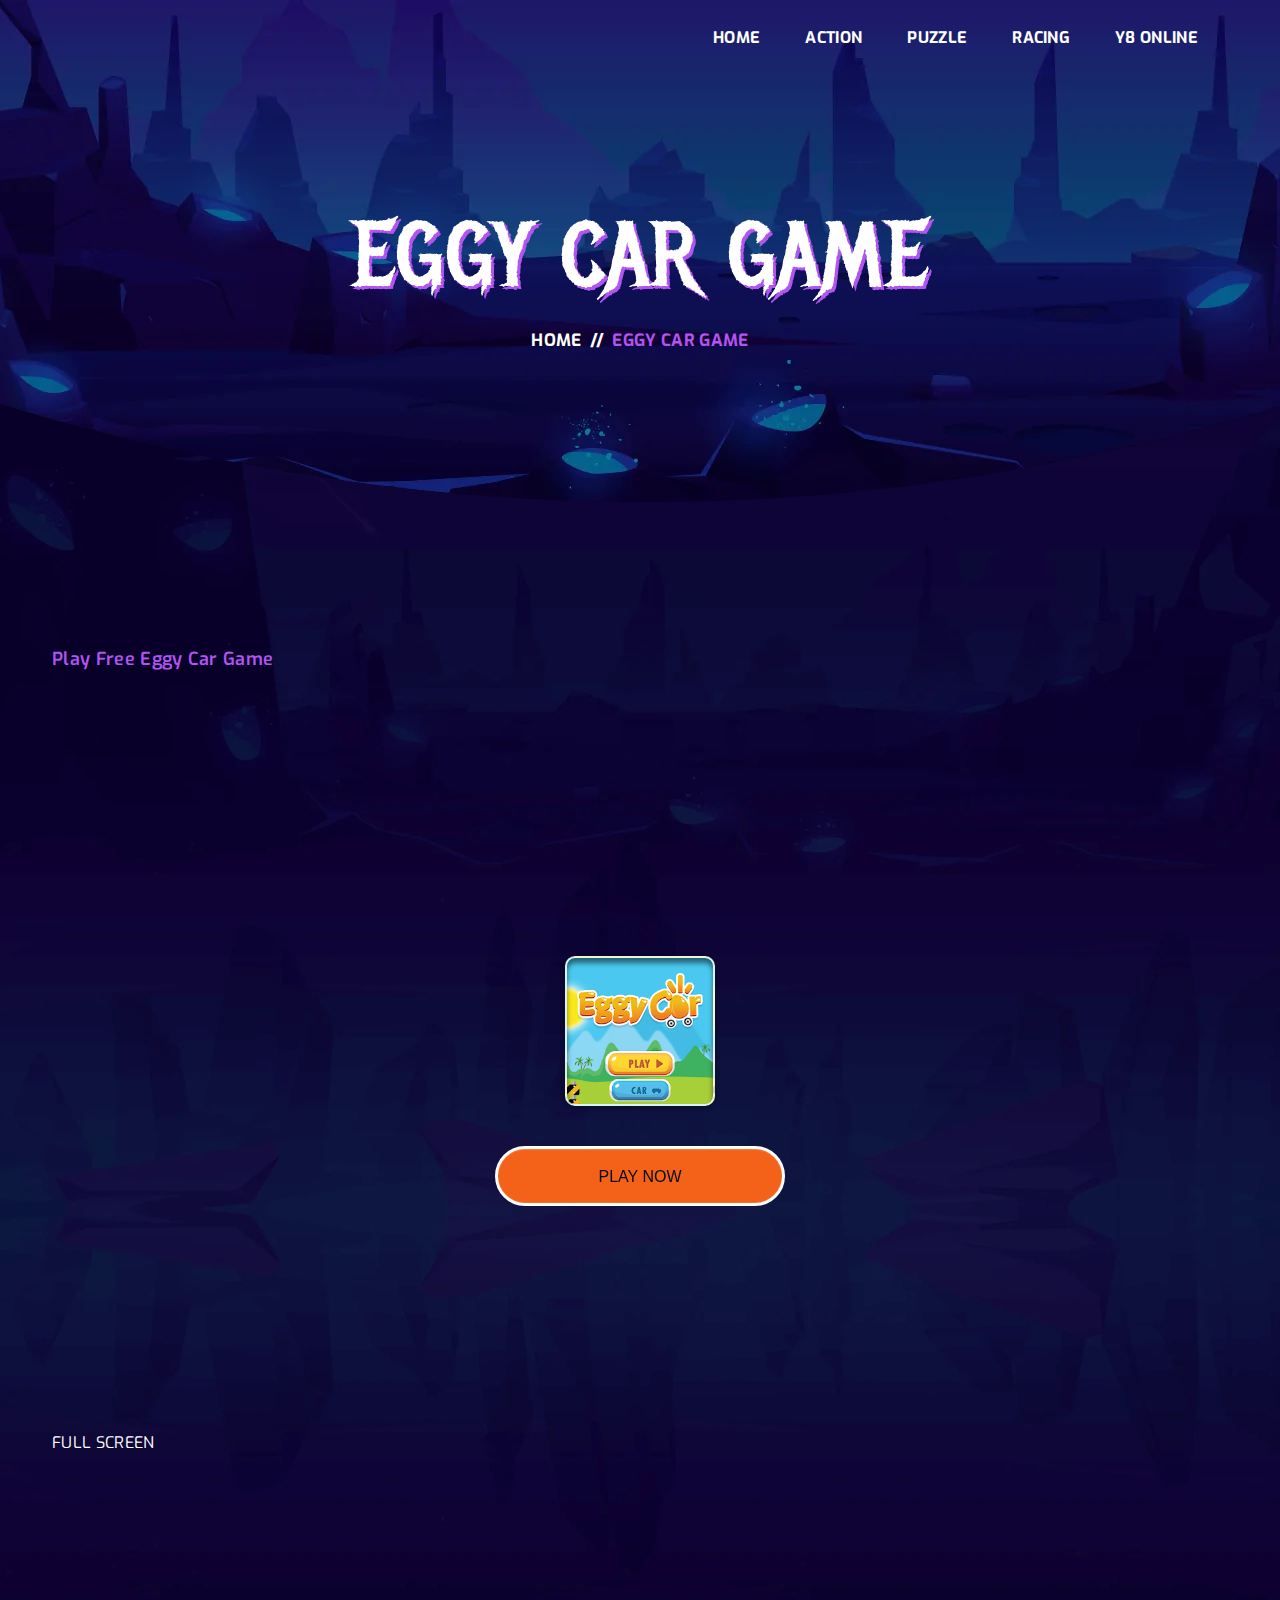
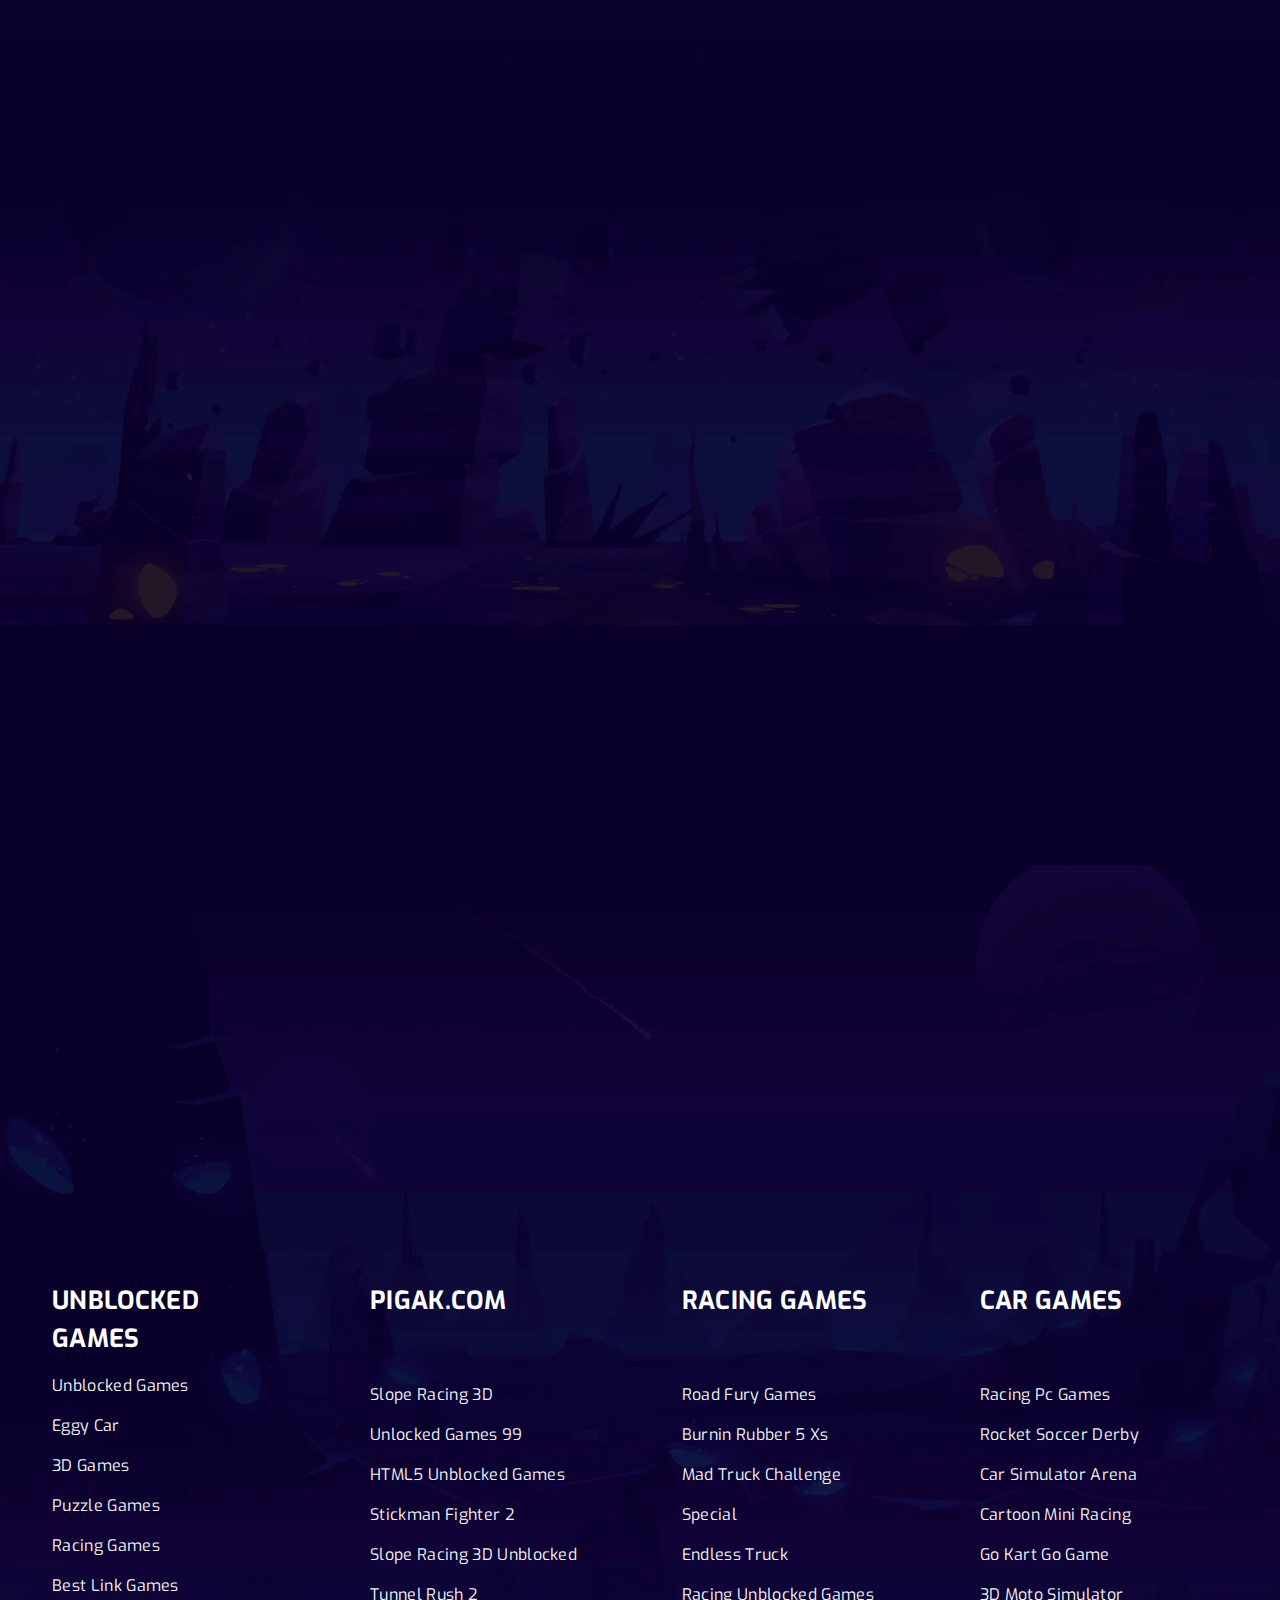
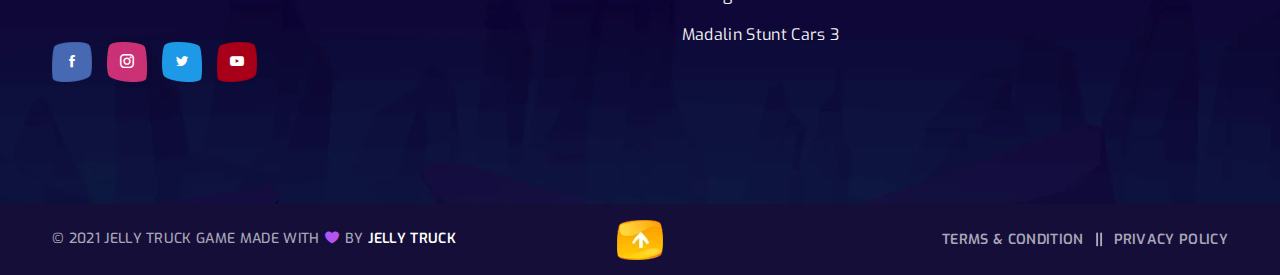
<file: eggy-car.html>
<!doctype html>
<html class="no-js" lang="en">

<head>
    <meta charset="utf-8">
    <meta http-equiv="x-ua-compatible" content="ie=edge">
    <title>Eggy Car - Play Eggy Car Game (Racing Games, Car Games)</title>
    <meta name="description" content="Bonx is a terrific esports website template with a slick and modern look.  It’s a robust gaming HTML template for bloggers and online gamers who want to share their enthusiasm for games on the internet."/>
    <meta name="keywords" content="	bootstrap, clean, esports, game, game portal, Game website, gamer, games, gaming, magazine, match, modern, online game, sport, sports">
    <meta name="author" content="Code Carnival">
    <meta name="viewport" content="width=device-width, initial-scale=1">
    
    <!-- Add site Favicon -->
    <link rel="shortcut icon" href="assets/img/favicon.ico" type="image/png">

    <!-- CSS 
    ========================= -->
    <link rel="preconnect" href="https://fonts.googleapis.com">
    <link rel="preconnect" href="https://fonts.gstatic.com" crossorigin>
    <link href="https://fonts.googleapis.com/css2?family=Exo:ital,wght@0,100;0,200;0,300;0,400;0,500;0,600;0,700;0,800;0,900;1,100;1,200;1,300;1,400;1,500;1,600;1,700;1,800;1,900&family=Metal+Mania&display=swap" rel="stylesheet">

    <link rel="stylesheet" href="assets/css/vendor/bootstrap.min.css">
    <link rel="stylesheet" href="assets/css/slick.css">
    <link rel="stylesheet" href="assets/css/icofont.min.css">
    <link rel="stylesheet" href="assets/css/animate.css">
    <link rel="stylesheet" href="assets/css/nice-select.css">
    <link rel="stylesheet" href="assets/css/magnific-popup.css">
    <!-- Main Style CSS -->
    <link rel="stylesheet" href="assets/css/style.css">
    <style>
        .game-iframe-container {
            position: relative;
            overflow: hidden;
            width: 100%;
            min-height: 75vh;
        }
        .game-iframe {
            position: absolute;
            top: 0;
            left: 0;
            bottom: 0;
            right: 0;
            width: 100%;
            height: 100%;
        }
                .FG-splash-button{
                    border-bottom-color:#ffb53d!important;
                    color:#000;background:linear-gradient(140deg,#fbde04,#e2c803)}
                .FG-splash-button:hover{
                    border-bottom-color:#ff5e00!important;
                    color:#fff;
                    background:linear-gradient(140deg,#ff9214,#fa8500)}
                .FG-splash-button:active{
                    border-bottom-color:#ff7e33!important;
                    background:linear-gradient(140deg,#ffa947,#ff9d2e)}
                .SP-splash-button{
                    width:290px;
                    height:60px;
                    margin-top:2.5rem;
                    border-radius:290486px!important;
                    padding-left:2rem;
                    padding-right:2rem;
                    border:3px solid #fff!important;
                    color:#0a0a0a;
                    text-transform:uppercase;
                    background:linear-gradient(180deg,#F46119,#F46119);
                    box-shadow:12px 14px 15px -1px rgba(0,0,0,.2)}
                .SP-splash-button:before{
                    content:"";
                    position:absolute;
                    left:0;top:1px;
                    width:100%;
                    height:100%;
                    border-radius:290486px!important;
                    opacity:0;
                    background:linear-gradient(180deg,#fff600,#ffde00);
                    box-shadow:inset 0 0 7px 0 rgba(223,180,170,.53);
                    transform:scale(0);
                    transform-origin:50% 100%;
                    will-change:transform;
                    transition:transform .3s cubic-bezier(.25,.46,.45,.94),opacity .2s cubic-bezier(.25,.46,.45,.94);
                    z-index:-1}
                .SP-splash-top>div>button:active{transform:translateY(0)}
                .SP-splash-button:hover:before{
                    top:0;
                    opacity:1;
                    transform:scale(1)}
                .SP-splash-top>div>button:active:before{
                    box-shadow:inset 0 0 7px 0 rgba(224,71,36,.53),inset 0 0 7px 0 rgba(0,0,0,.35)}
                .HG-splash-button{
                    height:35px;
                    line-height:35px;
                    border-bottom:none!important;
                    border-radius:5px!important;
                    color:#f06000;
                    background:#fff}
                .HG-splash-button:hover{
                    color:#fff;
                    background:#f06000}
                .BG-splash-button,.BG-splash-button:active{
                    box-shadow:inset 0 3px 0 0 #00fcff,
                    inset 20px 0 50px rgba(8,238,225,.3),
                    inset 20px 0 300px rgba(0,200,187,.05),
                    inset 0 20px 50px rgba(8,238,225,.3),
                    inset 0 0 10px #affffa,4px 4px 4px 0 rgba(10,10,10,.5)!important;
                    background-color:rgba(9,81,105,.5);
                    border:0;
                    color:#affffa;
                    width:290px;
                    height:4rem;
                    border-radius:290486px!important;
                    font-size:1.25rem!important;
                    border:2px solid #5258b5!important;
                    opacity:.7}
                .BG-splash-button:before{
                    content:"";
                    position:absolute;
                    left:0;top:1px;
                    width:100%;
                    height:100%;
                    border-radius:290486px!important;
                    opacity:0;
                    background-color:#fff;box-shadow:inset 0 0 7px 0 rgba(223,180,170,.53)!important;transform:scale(0);
                    transform-origin:50% 50%;will-change:transform;
                    transition:transform 172ms cubic-bezier(.25,.46,.45,.94),opacity 172ms cubic-bezier(.25,.46,.45,.94);
                    z-index:-1}
                .BG-splash-button:hover{
                    color:rgba(0,0,0,.7)!important;border:2px solid #098c9c!important}
                .BG-splash-button:active{
                    border-color:transparent!important;
                    color:rgba(0,0,0,.7);transform:translateY(0)}
                .BG-splash-button:hover:before{
                    top:0;
                    opacity:1;
                    transform:scale(1)}
                .BG-splash-button:active:before{
                    box-shadow:inset 0 0 7px 0 rgba(224,71,36,.53),inset 0 0 7px 0 rgba(0,0,0,.35)!important}body{position:inherit}
                .talpa-splash-background-container{
                    box-sizing:border-box;
                    position:absolute;
                    top:0;
                    left:0;
                    width:100%;
                    height:100%;
                    background-color:#000;
                    overflow:hidden}
                .talpa-splash-background-image{
                    box-sizing:border-box;
                    position:absolute;
                    top:-25%;
                    left:-25%;
                    width:150%;
                    height:150%;
                    background-image:var(--thumb);
                    background-size:cover;
                    filter:blur(50px) brightness(1.5)}
                .talpa-splash-container{
                    display:flex;
                    flex-flow:column;
                    box-sizing:border-box;
                    position:absolute;
                    bottom:0;
                    width:100%;
                    height:100%}
                .talpa-splash-top{
                    display:flex;
                    flex-flow:column;
                    box-sizing:border-box;
                    flex:1;
                    align-self:center;
                    justify-content:center;
                    padding:20px}
                .talpa-splash-top>div{text-align:center}
                .talpa-splash-top>div>button{
                    position:relative;
                    min-width:180px;
                    min-height:45px;
                    line-height:45px;
                    border:0;
                    border-radius:25px;
                    border-bottom:5px solid grey;
                    white-space:nowrap;
                    text-overflow:ellipsis;
                    text-align:center;
                    text-transform:uppercase;
                    text-shadow:1px 1px 1px rgba(0,0,0,.004);
                    font-family:Roboto Condensed,Helvetica Neue,Arial,"sans-serif";
                    font-size:16px;
                    font-weight:400;
                    cursor:pointer;
                    box-shadow:inset 0 -1px 1px hsla(0,0%,100%,.1),inset 0 1px 1px hsla(0,0%,100%,.2);
                    will-change:transform;
                    transition:transform .15s linear}
                .talpa-splash-top>div>button:focus{outline:none}
                .talpa-splash-top>div>button:active{
                    box-shadow:0 10px 20px rgba(0,0,0,.19),0 6px 6px rgba(0,0,0,.13);
                    transform:translateY(-5px)}
                .talpa-loader,.talpa-loader:after{
                    border-radius:50%;
                    width:1.5em;
                    height:1.5em}
                .talpa-loader{
                    box-sizing:content-box;
                    margin:0 auto;
                    font-size:10px;
                    position:relative;
                    text-indent:-9999em;
                    border:1.1em solid hsla(0,0%,100%,.2);
                    border-left-color:#fff;
                    -webkit-transform:translateZ(0);
                    -ms-transform:translateZ(0);
                    transform:translateZ(0);
                    -webkit-animation:talpa-load8 1.1s linear infinite;
                    animation:talpa-load8 1.1s linear infinite;
                    display:none}
                .talpa-splash-top>div>div:first-child{
                    position:relative;
                    width:150px;
                    height:150px;
                    margin:auto auto 20px;
                    border-radius:10px;
                    overflow:hidden;
                    border:2px solid hsla(0,0%,100%,.8);
                    box-shadow:inset 0 5px 5px rgba(0,0,0,.5),0 2px 4px rgba(0,0,0,.3);
                    background-image:var(--thumb);
                    background-position:50%;
                    background-size:cover}
                .talpa-splash-top>div>div>img{
                    width:100%;
                    height:100%}
                .talpa-splash-bottom{
                    display:flex;
                    flex-flow:column;
                    box-sizing:border-box;
                    align-self:center;
                    justify-content:center;
                    width:100%;
                    padding:0 0 20px}
                .talpa-splash-bottom>.talpa-splash-consent,.talpa-splash-bottom>.talpa-splash-title{
                    box-sizing:border-box;
                    width:100%;
                    padding:20px;
                    background:linear-gradient(90deg,transparent,rgba(0,0,0,.5) 50%,transparent);
                    color:#fff;
                    text-align:left;
                    font-size:12px;
                    font-family:Arial;
                    font-weight:400;
                    text-shadow:0 0 1px rgba(0,0,0,.7);
                    line-height:150%}
                .talpa-splash-bottom>.talpa-splash-title{
                    padding:15px 0;
                    text-align:center;
                    font-size:18px;
                    font-family:Helvetica,Arial,sans-serif;
                    font-weight:700;
                    line-height:100%}
                .talpa-splash-bottom>.talpa-splash-consent a{
                    color:#fff}
                    @-webkit-keyframes talpa-load8{0%{-webkit-transform:rotate(0deg);
                    transform:rotate(0deg)}to{-webkit-transform:rotate(1turn);
                    transform:rotate(1turn)}}
                    @keyframes talpa-load8{0%{-webkit-transform:rotate(0deg);
                    transform:rotate(0deg)}to{-webkit-transform:rotate(1turn);
                    transform:rotate(1turn)}}
                    @keyframes talpa-gradient{0%{background-position:0 50%}50%{background-position:100% 50%}to{background-position:0 50%}}
                .iframeloader {
                    background: url(./images/loadinggif.gif) center center no-repeat;
                    background-size: 5vw;}
        .article-header {
            width: 100%;
            float: left;
            border-bottom: 1px solid rgba(255,255,255,.1);
            padding-bottom: 20px;
            margin-bottom: 30px;
            margin-top: 20px
        }
        
    </style>
</head>

<body class="body__bg" data-bgimg="assets/img/bg/body-bg2.webp">
   
  
    <!--header area start-->
    <header class="header_section header_transparent sticky-header">
        <div class="container">
            <div class="row">
                <div class="col-12">
                    <div class="main_header d-flex justify-content-between align-items-center">
                        <div class="header_logo">                        
                        </div>
                        <!--main menu start-->
                        <div class="main_menu d-none d-lg-block"> 
                            <nav>  
                                <ul class="d-flex">
                                    <li><a href="index.html">Home</a></li> 
                                        <li><a href="https://pigak.com/action.html">Action</a></li>
                                        <li><a href="https://pigak.com/puzzle.html">Puzzle</a></li>
                                        <li><a href="https://racingpcgame.com/">Racing</a></li>
                                        <li><a href="https://y8online.github.io/jellytruck">Y8 Online</a></li>
                                </ul>  
                            </nav>
                        </div>
                        <!--main menu end-->
                    </div>
                </div>
            </div>
        </div>
    </header>
    <!--header area end-->
    <!-- breadcrumbs area start -->
    <div class="breadcrumbs_aree breadcrumbs_bg mb-140" data-bgimg="assets/img/bg/breadcrumbs-bg.webp">
        <div class="container">
            <div class="row">
                <div class="col-12">
                    <div class="breadcrumbs_text text-center">
                        <h1>Eggy Car Game</h1>
                        <ul class="d-flex justify-content-center">
                            <li><a href="index.html">Home </a></li>
                            <li> <span>//</span></li>
                            <li>Eggy Car Game</li>
                        </ul>
                    </div>
                </div>
            </div>
        </div>
    </div>
    <!-- breadcrumbs area end -->
    
    <!-- page wrapper start -->
    <div class="page_wrapper">

        <!--game details section area start-->
        <section class="game_details_section mb-125">
            <div class="container">
                <div class="row">
                    <div class="col-12">
                        <div class="game_details_inner">
                            <div class="game_details_content top">
                                <span>Play Free Eggy Car Game</span></div>
                            <div class="game-iframe-container" id="loadgame">
                                <div class="talpa-splash-container" style="background: var(--color2);"><div class="talpa-splash-top"><div>
                                     <div style="--thumb:url(assets/img/eggycar/eggy-car.logo.png);" alt="Stylish Crop Top Trends"></div>
                                     <button id="talpa-splash-button" class="SP-splash-button" onclick="loadMainGame()" style="display: block;">PLAY NOW</button>
                                     <div class="talpa-loader" style="display: none;">Loading...</div></div></div><div class="talpa-splash-bottom"></div></div>
                             </div>
                             <a class="cs-hero_btn cs-style1 cs-color3" onclick="open_fullscreen()" style="cursor: pointer;"><span>FULL SCREEN</span></a> 
                             
                            </div>                           
                        </div>
                    </div>
                </div>
            </div>
        </section>
        <!--game details section area end--> 
                <!-- player list section start -->
                <section class="player_list_section mb-125">
                    <div class="container">
                        <div class="row mb-n50">
                            <div class="col-lg-4 col-md-6 col-12 mb-50">
                                <!--  Single Player List Start-->
                                <div class="player_list_single_item wow fadeInLeft" data-wow-delay="0.1s" data-wow-duration="1.1s">
                                    <div class="top">
                                        <a class="image" href="adventure-drivers.html"><img src="assets/img/adventuredrivers/adventure-drivers.png" alt="adventure-drivers"></a>
                                        <div class="overlay">
                                            <div class="social-link">
                                                <a href="https://www.instagram.com/racingpcgames" target="_blank" rel="noopener noreferrer"><i class="icofont-instagram"></i></a> 
                                                <a href="https://www.facebook.com/unblockedgames" target="_blank" rel="noopener noreferrer"><i class="icofont-facebook"></i></a> 
                                                <a href="https://twitter.com/gamesnoads" target="_blank" rel="noopener noreferrer"><i class="icofont-twitter"></i></a> 
                                                <a href="https://www.youtube.com/@pcracinggames" target="_blank" rel="noopener noreferrer"><i class="icofont-youtube-play"></i></a> 
                                            </div>
                                        </div>
                                    </div>
                                    <div class="content">
                                        <h4 class="title"><a href="adventure-drivers.html">ADVENTURE DRIVERS</a></h4>
                                        <h5 class="level-text">100 LEVEL COMPLETED</h5>
        
                                        <div class="content-shape-img">
                                            <img width="351" height="126" src="assets/img/others/tam-text-shape.webp" alt="jelly-truck">
                                            <img width="351" height="126" src="assets/img/others/tam-text-shape2.webp" alt="jelly-truck">
                                        </div>
                                    </div>
        
                                </div>
                                <!--  Single Player List End-->
                            </div>
                            <div class="col-lg-4 col-md-6 col-12 mb-50">
                                <!--  Single Player List Start-->
                                <div class="player_list_single_item wow fadeInLeft" data-wow-delay="0.2s" data-wow-duration="1.1s">
                                    <div class="top">
                                        <a class="image" href="eggy-car.html"><img src="assets/img/eggycar/eggy-car.logo.png" alt="eggy-car"></a>
                                        <div class="overlay">
                                            <div class="social-link">
                                                <a href="https://www.instagram.com/racingpcgames" target="_blank" rel="noopener noreferrer"><i class="icofont-instagram"></i></a> 
                                                <a href="https://www.facebook.com/unblockedgames" target="_blank" rel="noopener noreferrer"><i class="icofont-facebook"></i></a> 
                                                <a href="https://twitter.com/gamesnoads" target="_blank" rel="noopener noreferrer"><i class="icofont-twitter"></i></a> 
                                                <a href="https://www.youtube.com/@pcracinggames" target="_blank" rel="noopener noreferrer"><i class="icofont-youtube-play"></i></a> 
                                            </div>
                                        </div>
                                    </div>
                                    <div class="content">
                                        <h4 class="title"><a href="eggy-car.html">EGGY CAR</a></h4>
                                        <h5 class="level-text">100 LEVEL COMPLETED</h5>
        
                                        <div class="content-shape-img">
                                            <img width="351" height="126" src="assets/img/others/tam-text-shape.webp" alt="">
                                            <img width="351" height="126" src="assets/img/others/tam-text-shape2.webp" alt="">
                                        </div>
                                    </div>
        
                                </div>
                                <!--  Single Player List End-->
                            </div>
                            <div class="col-lg-4 col-md-6 col-12 mb-50"> 
                                <!--  Single Player List Start-->
                                <div class="player_list_single_item wow fadeInLeft" data-wow-delay="0.3s" data-wow-duration="1.1s">
                                    <div class="top">
                                        <a class="image" href="car-rush.html"><img src="assets/img/carrush/car-rush.png" alt="car-rush"></a>
                                        <div class="overlay">
                                            <div class="social-link">
                                                <a href="https://www.instagram.com/racingpcgames" target="_blank" rel="noopener noreferrer"><i class="icofont-instagram"></i></a> 
                                                <a href="https://www.facebook.com/unblockedgames" target="_blank" rel="noopener noreferrer"><i class="icofont-facebook"></i></a> 
                                                <a href="https://twitter.com/gamesnoads" target="_blank" rel="noopener noreferrer"><i class="icofont-twitter"></i></a> 
                                                <a href="https://www.youtube.com/@pcracinggames" target="_blank" rel="noopener noreferrer"><i class="icofont-youtube-play"></i></a> 
                                            </div>
                                        </div>
                                    </div>
                                    <div class="content">
                                        <h4 class="title"><a href="car-rush.html">CAR RUSH</a></h4>
                                        <h5 class="level-text">100 LEVEL COMPLETED</h5>
        
                                        <div class="content-shape-img">
                                            <img width="351" height="126" src="assets/img/others/tam-text-shape.webp" alt="car-rush">
                                            <img width="351" height="126" src="assets/img/others/tam-text-shape2.webp" alt="car-rush">
                                        </div>
                                    </div>
        
                                </div>
                                <!--  Single Player List End-->
                            </div>
                            <div class="col-lg-4 col-md-6 col-12 mb-50">
                                <!--  Single Player List Start-->
                                <div class="player_list_single_item wow fadeInLeft" data-wow-delay="0.4s" data-wow-duration="1.1s">
                                    <div class="top">
                                        <a class="image" href="endless-truck.html"><img src="assets/img/endlesstruck/endless-truck.png" alt="endless-truck"></a>
                                        <div class="overlay">
                                            <div class="social-link">
                                                <a href="https://www.instagram.com/racingpcgames" target="_blank" rel="noopener noreferrer"><i class="icofont-instagram"></i></a> 
                                                <a href="https://www.facebook.com/unblockedgames" target="_blank" rel="noopener noreferrer"><i class="icofont-facebook"></i></a> 
                                                <a href="https://twitter.com/gamesnoads" target="_blank" rel="noopener noreferrer"><i class="icofont-twitter"></i></a> 
                                                <a href="https://www.youtube.com/@pcracinggames" target="_blank" rel="noopener noreferrer"><i class="icofont-youtube-play"></i></a> 
                                            </div>
                                        </div>
                                    </div>
                                    <div class="content">
                                        <h4 class="title"><a href="endless-truck.html">ENDLESS TRUCK</a></h4>
                                        <h5 class="level-text">90 LEVEL COMPLETED</h5>
        
                                        <div class="content-shape-img">
                                            <img width="351" height="126" src="assets/img/others/tam-text-shape.webp" alt="endless-truck">
                                            <img width="351" height="126" src="assets/img/others/tam-text-shape2.webp" alt="endless-truck">
                                        </div>
                                    </div>
                                </div>
                            </div>
                            <div class="col-lg-4 col-md-6 col-12 mb-50">
                                <!--  Single Player List Start-->
                                <div class="player_list_single_item wow fadeInLeft" data-wow-delay="0.5s" data-wow-duration="1.1s">
                                    <div class="top">
                                        <a class="image" href=""><img src="assets/img/trucktrials/ttlogo.jpg" alt="truck trials"></a>
                                        <div class="overlay">
                                            <div class="social-link">
                                                <a href="https://www.instagram.com/racingpcgames" target="_blank" rel="noopener noreferrer"><i class="icofont-instagram"></i></a> 
                                                <a href="https://www.facebook.com/unblockedgames" target="_blank" rel="noopener noreferrer"><i class="icofont-facebook"></i></a> 
                                                <a href="https://twitter.com/gamesnoads" target="_blank" rel="noopener noreferrer"><i class="icofont-twitter"></i></a> 
                                                <a href="https://www.youtube.com/@pcracinggames" target="_blank" rel="noopener noreferrer"><i class="icofont-youtube-play"></i></a> 
                                            </div>
                                        </div>
                                    </div>
                                    <div class="content">
                                        <h4 class="title"><a href="truck-trials.html">TRUCK TRIALS</a></h4>
                                        <h5 class="level-text">75 LEVEL COMPLETED</h5>
        
                                        <div class="content-shape-img">
                                            <img width="351" height="126" src="assets/img/others/tam-text-shape.webp" alt="truck-trials">
                                            <img width="351" height="126" src="assets/img/others/tam-text-shape2.webp" alt="truck-trials">
                                        </div>
                                    </div>
        
                                </div>
                                <!--  Single Player List End-->
                            </div>
                            <div class="col-lg-4 col-md-6 col-12 mb-50">
                                <!--  Single Player List Start-->
                                <div class="player_list_single_item wow fadeInLeft" data-wow-delay="0.6s" data-wow-duration="1.1">
                                    <div class="top">
                                        <a class="image" href="smash-karts.html"><img src="assets/img/smashkarts/smashkarts.jpg" alt="smashkarts"></a>
                                        <div class="overlay">
                                            <div class="social-link">
                                                <a href="https://www.instagram.com/racingpcgames" target="_blank" rel="noopener noreferrer"><i class="icofont-instagram"></i></a> 
                                                <a href="https://www.facebook.com/unblockedgames" target="_blank" rel="noopener noreferrer"><i class="icofont-facebook"></i></a> 
                                                <a href="https://twitter.com/gamesnoads" target="_blank" rel="noopener noreferrer"><i class="icofont-twitter"></i></a> 
                                                <a href="https://www.youtube.com/@pcracinggames" target="_blank" rel="noopener noreferrer"><i class="icofont-youtube-play"></i></a> 
                                            </div>
                                        </div>
                                    </div>
                                    <div class="content">
                                        <h4 class="title"><a href="smash-karts.html">SMASH KARTS</a></h4>
                                        <h5 class="level-text">102 LEVEL COMPLETED</h5>
        
                                        <div class="content-shape-img">
                                            <img width="351" height="126" src="assets/img/others/tam-text-shape.webp" alt="">
                                            <img width="351" height="126" src="assets/img/others/tam-text-shape2.webp" alt="">
                                        </div>
                                    </div>
        
                                </div>
                                <!--  Single Player List End-->
                            </div>
                        </div>
                    </div>
                </section>
                <!-- player list section end -->
        <!--footer area start-->
        <footer class="footer_widgets">
            <div class="main_footer">
                <div class="container">
                    <div class="row">
                        <div class="col-12">
                            <div class="main_footer_inner d-flex">
                                <div class="footer_widget_list">
                                    <div class="footer_logo">
                                        <div class="footer_menu">
                                            <h3>Unblocked Games</h3>
                                            <ul>
                                                <li><a href="https://pigak.com">Unblocked Games</a></li>
                                                <li><a href="https://pigak.com/eggy-car.html/">Eggy Car</a></li>
                                                <li><a href="https://pigak.com/3d-game.html/">3D Games</a></li>
                                                <li><a href="https://pigak.com/puzzle.html">Puzzle Games</a></li>
                                                <li><a href="https://pigak.com/racing.html">Racing Games</a></li>
                                                <li><a href="https://pigak.com/best-link.html">Best Link Games</a></li>
                                            </ul>
                                        </div>
                                    </div>
                                    <div class="footer_social">
                                        <ul class="d-flex">
                                            <div class="social-link">
                                                <ul class="d-flex">
                                                    <li><a aria-label="facebook" class="facebook" href="https://www.facebook.com/unblockedgames"><i class="icofont-facebook"></i></a></li>
                                                    <li><a aria-label="instagram" class="dribbble" href="https://www.instagram.com/racingpcgames"><i class="icofont-instagram"></i></a></li>
                                                    <li><a aria-label="twitter" class="twitter" href="https://twitter.com/gamesnoads"><i class="icofont-twitter"></i></a></li>
                                                    <li><a aria-label="youtube" class="youtube" href="https://www.youtube.com/@pcracinggames"><i class="icofont-youtube-play"></i></a></li>
                                                </ul>
                                            </div>
                                        </ul>
                                    </div>
                                </div>
                                <div class="footer_widget_list contact">
                                    <h3>Pigak.com</h3>
                                    <div class="footer_menu">
                                        <ul>
                                            <li><a href="https://pigak.com/slope-racing-3d.html">Slope Racing 3D</a></li>
                                            <li><a href="https://pigak.com/">Unlocked Games 99</a></li>
                                            <li><a href="https://pigak.com/">HTML5 Unblocked Games</a></li>
                                            <li><a href="https://pigak.com/">Stickman Fighter 2</a></li>
                                            <li><a href="https://pigak.com/">Slope Racing 3D Unblocked</a></li>
                                            <li><a href="https://pigak.com/tunnel-rush-2.html">Tunnel Rush 2</a></li>
                                        </ul>
                                    </div>
                                </div>
                                <div class="footer_widget_list footer_list_menu">
                                    <h3>Racing Games</h3>
                                    <div class="footer_menu">
                                        <ul>
                                            <li><a href="https://racingpcgame.com/road-fury.html">Road Fury Games</a></li>
                                            <li><a href="https://racingpcgame.com/burnin-rubber-5-xs.html">Burnin Rubber 5 Xs</a></li>
                                            <li><a href="https://racingpcgame.com/mad-truck-challenge-special.html">Mad Truck Challenge Special</a></li>
                                            <li><a href="https://racingpcgame.com/endless-truck.html">Endless Truck</a></li>
                                            <li><a href="https://racingpcgame.com/">Racing Unblocked Games</a></li>
                                            <li><a href="https://racingpcgame.com/madalin-stunt-cars-3.html">Madalin Stunt Cars 3</a></li>
                                        </ul>
                                    </div>
                                </div>
                                <div class="footer_widget_list footer_list_menu">
                                    <h3>Car Games</h3>
                                    <div class="footer_menu">
                                        <ul>
                                            <li><a href="https://racingpcgame.com/">Racing Pc Games</a></li>
                                            <li><a href="https://racingpcgame.com/">Rocket Soccer Derby</a></li>
                                            <li><a href="https://racingpcgame.com/">Car Simulator Arena</a></li>
                                            <li><a href="https://racingpcgame.com/">Cartoon Mini Racing</a></li>
                                            <li><a href="https://racingpcgame.com/">Go Kart Go Game</a></li>
                                            <li><a href="https://racingpcgame.com/">3D Moto Simulator</a></li>
                                        </ul>
                                    </div>
                                </div>
                            </div>
                        </div> 
                    </div>
                </div>
            </div>
            <div class="footer_bottom">
                <div class="container">
                    <div class="row">
                        <div class="col-12">
                            <div class="footer_bottom_inner d-flex justify-content-between">
                                <div class="copyright_right">
                                    <p> © 2021  Jelly Truck Game Made with  <i class="icofont-heart"></i>  by <a href="https://y8online.github.io/jellytruck/">Jelly Truck</a></p>
                                </div>
                                <div class="footer_bottom_link_menu">
                                    <ul class="d-flex">
                                        <li><a href="about.html">Terms & Condition  </a></li>
                                        <li><a href="about.html">Privacy Policy  </a></li>
                                    </ul>
                                </div>
    
                                <div class="scroll__top_icon">
                                    <a id="scroll-top" href="#"><img aria-label="scroll-top" width="46" height="40" src="assets/img/icon/scroll-top.webp" alt=""></a>
                                </div>
                            </div>
                        </div>
                    </div>
                </div>
            </div>
        </footer>
        <!--footer area end-->   
<!-- JS
============================================ -->
<!--modernizr min js here-->
<script src="assets/js/vendor/modernizr-3.7.1.min.js"></script>

<!-- Vendor JS -->
<script src="assets/js/vendor/jquery-3.6.0.min.js"></script>
<script src="assets/js/vendor/jquery-migrate-3.3.2.min.js"></script>
<script src="assets/js/vendor/popper.js"></script>
<script src="assets/js/vendor/bootstrap.min.js"></script>
<script src="assets/js/slick.min.js"></script>
<script src="assets/js/wow.min.js"></script>
<script src="assets/js/jquery.nice-select.js"></script>
<script src="assets/js/jquery.magnific-popup.min.js"></script>
<script src="assets/js/jquery.counterup.min.js"></script>
<script src="assets/js/jquery-waypoints.js"></script>

<!-- Main JS -->
<script src="assets/js/main.js"></script>

<script>
    function loadMainGame(){
    var html = `<iframe class="game-iframe iframeloader" id="game_details_thumb" src="https://webglmath.github.io/eggy-car/" width="480" height="800" scrolling="none" frameborder="0" allowfullscreen="" tabindex="0"></iframe>`;
    document.getElementById("loadgame").innerHTML = html;
    document.getElementById('loadgame').scrollIntoView();
    }
    function open_fullscreen() {
        let game = document.getElementById("game_details_thumb");
        if (game.requestFullscreen) {
            game.requestFullscreen();
        } else if (game.mozRequestFullScreen) { /* Firefox */
            game.mozRequestFullScreen();
        } else if (game.webkitRequestFullscreen) { /* Chrome, Safari and Opera */
            game.webkitRequestFullscreen();
        } else if (game.msRequestFullscreen) { /* IE/Edge */
            game.msRequestFullscreen();
        }
        };
</script>
</body>

</html>
</file>
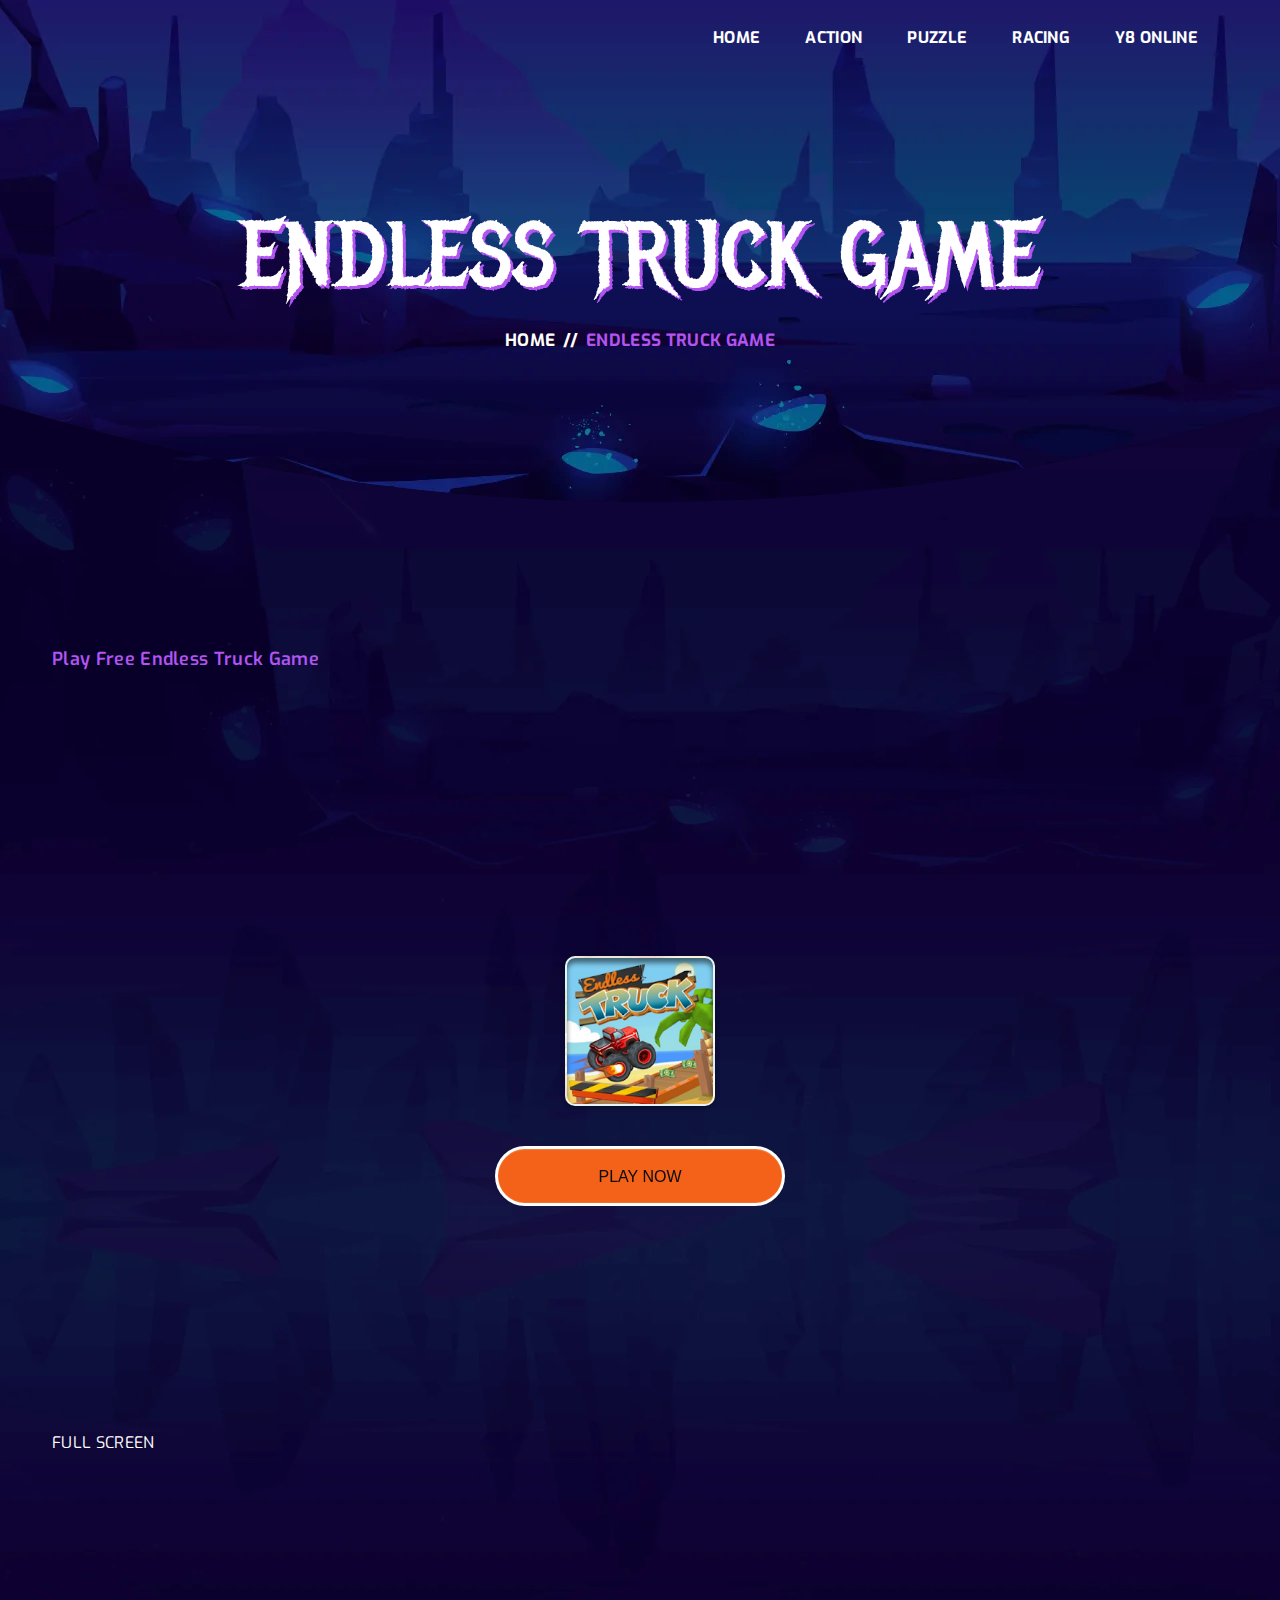
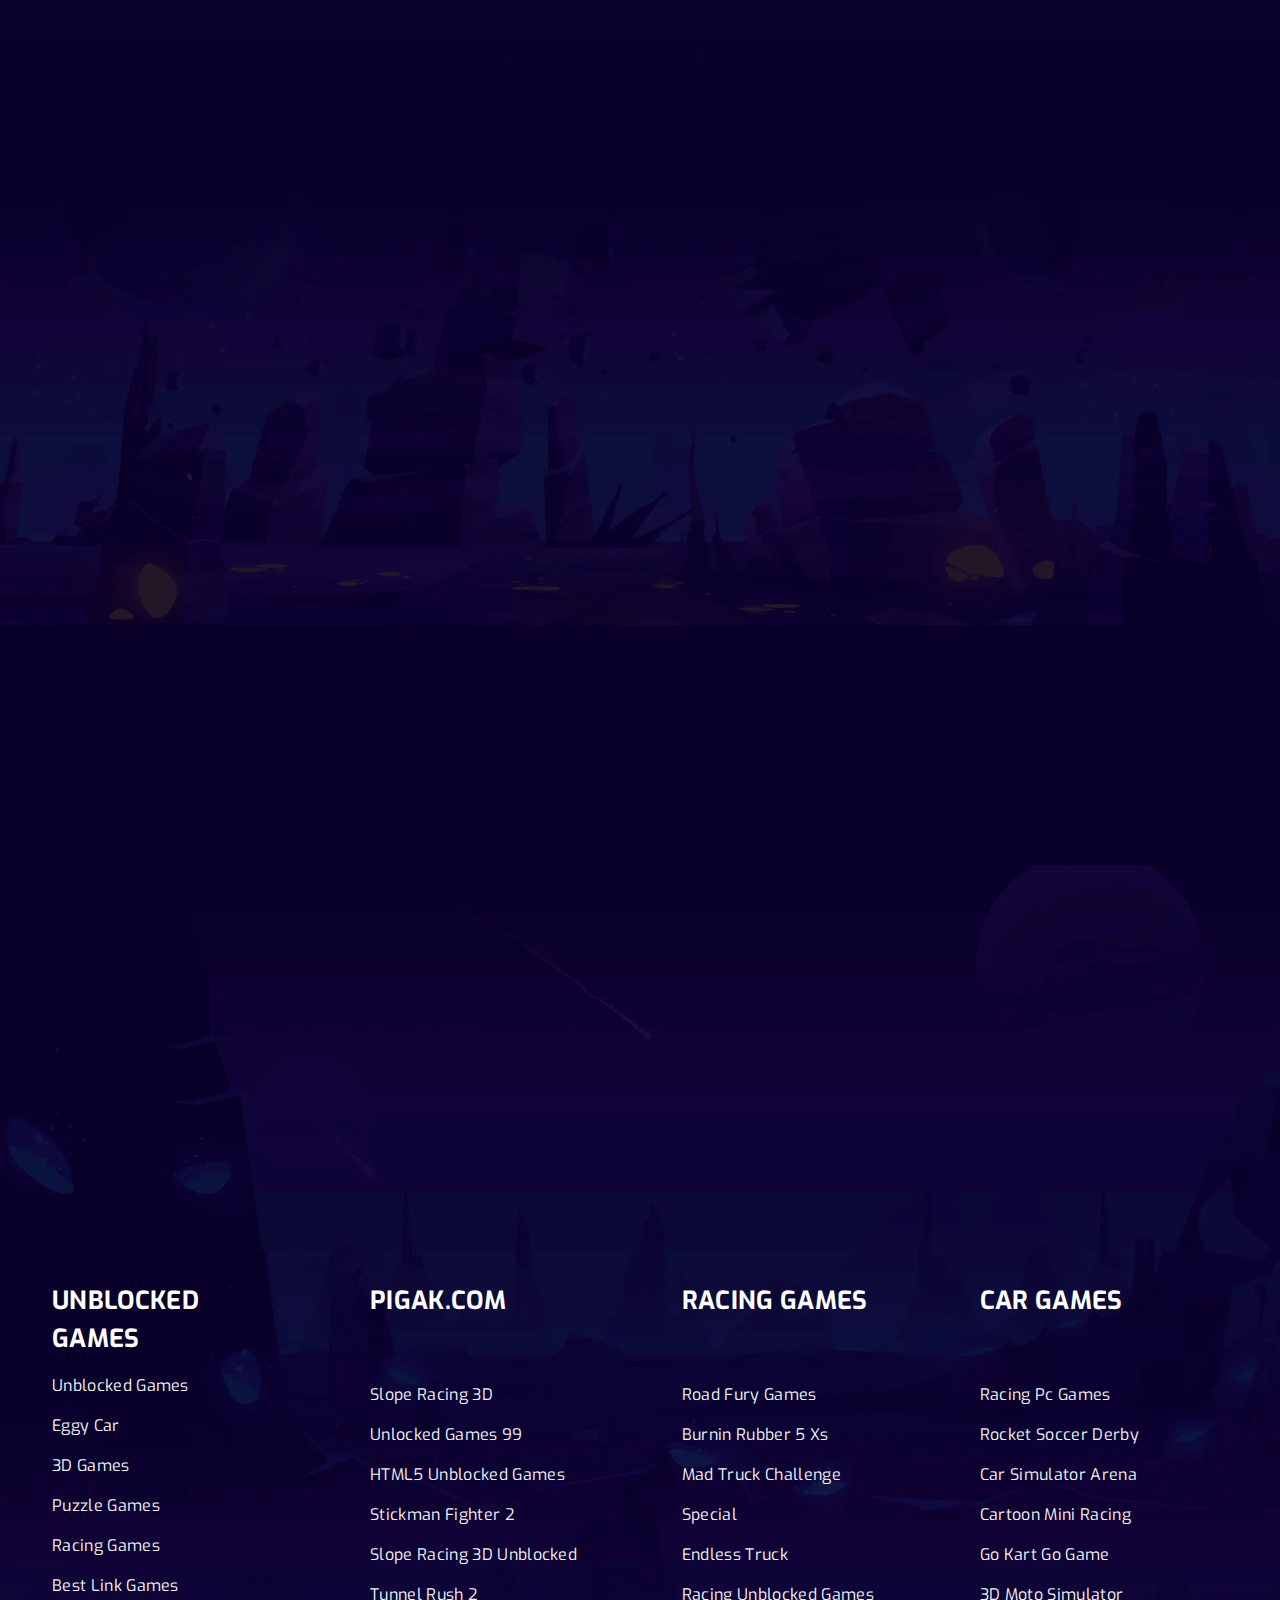
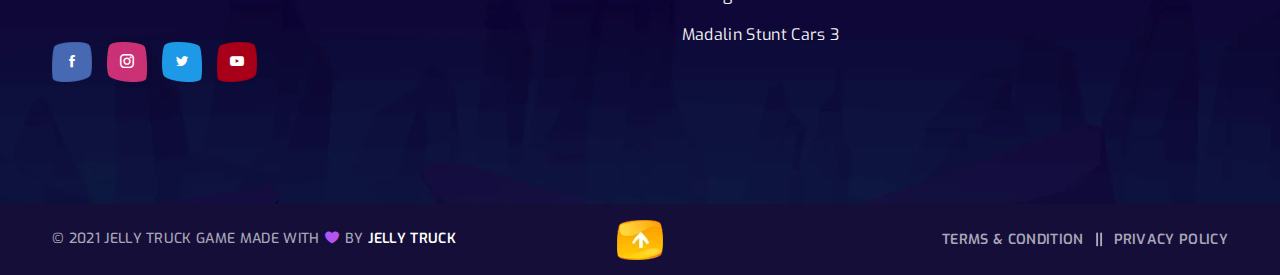
<file: endless-truck.html>
<!doctype html>
<html class="no-js" lang="en">

<head>
    <meta charset="utf-8">
    <meta http-equiv="x-ua-compatible" content="ie=edge">
    <title>Endless Truck - Play Endless Truck Game (Racing Games, Car Games)</title>
    <meta name="description" content="Bonx is a terrific esports website template with a slick and modern look.  It’s a robust gaming HTML template for bloggers and online gamers who want to share their enthusiasm for games on the internet."/>
    <meta name="keywords" content="	bootstrap, clean, esports, game, game portal, Game website, gamer, games, gaming, magazine, match, modern, online game, sport, sports">
    <meta name="author" content="Code Carnival">
    <meta name="viewport" content="width=device-width, initial-scale=1">
    
    <!-- Add site Favicon -->
    <link rel="shortcut icon" href="assets/img/favicon.ico" type="image/png">

    <!-- CSS 
    ========================= -->
    <link rel="preconnect" href="https://fonts.googleapis.com">
    <link rel="preconnect" href="https://fonts.gstatic.com" crossorigin>
    <link href="https://fonts.googleapis.com/css2?family=Exo:ital,wght@0,100;0,200;0,300;0,400;0,500;0,600;0,700;0,800;0,900;1,100;1,200;1,300;1,400;1,500;1,600;1,700;1,800;1,900&family=Metal+Mania&display=swap" rel="stylesheet">

    <link rel="stylesheet" href="assets/css/vendor/bootstrap.min.css">
    <link rel="stylesheet" href="assets/css/slick.css">
    <link rel="stylesheet" href="assets/css/icofont.min.css">
    <link rel="stylesheet" href="assets/css/animate.css">
    <link rel="stylesheet" href="assets/css/nice-select.css">
    <link rel="stylesheet" href="assets/css/magnific-popup.css">
    <!-- Main Style CSS -->
    <link rel="stylesheet" href="assets/css/style.css">
    <style>
        .game-iframe-container {
            position: relative;
            overflow: hidden;
            width: 100%;
            min-height: 75vh;
        }
        .game-iframe {
            position: absolute;
            top: 0;
            left: 0;
            bottom: 0;
            right: 0;
            width: 100%;
            height: 100%;
        }
                .FG-splash-button{
                    border-bottom-color:#ffb53d!important;
                    color:#000;background:linear-gradient(140deg,#fbde04,#e2c803)}
                .FG-splash-button:hover{
                    border-bottom-color:#ff5e00!important;
                    color:#fff;
                    background:linear-gradient(140deg,#ff9214,#fa8500)}
                .FG-splash-button:active{
                    border-bottom-color:#ff7e33!important;
                    background:linear-gradient(140deg,#ffa947,#ff9d2e)}
                .SP-splash-button{
                    width:290px;
                    height:60px;
                    margin-top:2.5rem;
                    border-radius:290486px!important;
                    padding-left:2rem;
                    padding-right:2rem;
                    border:3px solid #fff!important;
                    color:#0a0a0a;
                    text-transform:uppercase;
                    background:linear-gradient(180deg,#F46119,#F46119);
                    box-shadow:12px 14px 15px -1px rgba(0,0,0,.2)}
                .SP-splash-button:before{
                    content:"";
                    position:absolute;
                    left:0;top:1px;
                    width:100%;
                    height:100%;
                    border-radius:290486px!important;
                    opacity:0;
                    background:linear-gradient(180deg,#fff600,#ffde00);
                    box-shadow:inset 0 0 7px 0 rgba(223,180,170,.53);
                    transform:scale(0);
                    transform-origin:50% 100%;
                    will-change:transform;
                    transition:transform .3s cubic-bezier(.25,.46,.45,.94),opacity .2s cubic-bezier(.25,.46,.45,.94);
                    z-index:-1}
                .SP-splash-top>div>button:active{transform:translateY(0)}
                .SP-splash-button:hover:before{
                    top:0;
                    opacity:1;
                    transform:scale(1)}
                .SP-splash-top>div>button:active:before{
                    box-shadow:inset 0 0 7px 0 rgba(224,71,36,.53),inset 0 0 7px 0 rgba(0,0,0,.35)}
                .HG-splash-button{
                    height:35px;
                    line-height:35px;
                    border-bottom:none!important;
                    border-radius:5px!important;
                    color:#f06000;
                    background:#fff}
                .HG-splash-button:hover{
                    color:#fff;
                    background:#f06000}
                .BG-splash-button,.BG-splash-button:active{
                    box-shadow:inset 0 3px 0 0 #00fcff,
                    inset 20px 0 50px rgba(8,238,225,.3),
                    inset 20px 0 300px rgba(0,200,187,.05),
                    inset 0 20px 50px rgba(8,238,225,.3),
                    inset 0 0 10px #affffa,4px 4px 4px 0 rgba(10,10,10,.5)!important;
                    background-color:rgba(9,81,105,.5);
                    border:0;
                    color:#affffa;
                    width:290px;
                    height:4rem;
                    border-radius:290486px!important;
                    font-size:1.25rem!important;
                    border:2px solid #5258b5!important;
                    opacity:.7}
                .BG-splash-button:before{
                    content:"";
                    position:absolute;
                    left:0;top:1px;
                    width:100%;
                    height:100%;
                    border-radius:290486px!important;
                    opacity:0;
                    background-color:#fff;box-shadow:inset 0 0 7px 0 rgba(223,180,170,.53)!important;transform:scale(0);
                    transform-origin:50% 50%;will-change:transform;
                    transition:transform 172ms cubic-bezier(.25,.46,.45,.94),opacity 172ms cubic-bezier(.25,.46,.45,.94);
                    z-index:-1}
                .BG-splash-button:hover{
                    color:rgba(0,0,0,.7)!important;border:2px solid #098c9c!important}
                .BG-splash-button:active{
                    border-color:transparent!important;
                    color:rgba(0,0,0,.7);transform:translateY(0)}
                .BG-splash-button:hover:before{
                    top:0;
                    opacity:1;
                    transform:scale(1)}
                .BG-splash-button:active:before{
                    box-shadow:inset 0 0 7px 0 rgba(224,71,36,.53),inset 0 0 7px 0 rgba(0,0,0,.35)!important}body{position:inherit}
                .talpa-splash-background-container{
                    box-sizing:border-box;
                    position:absolute;
                    top:0;
                    left:0;
                    width:100%;
                    height:100%;
                    background-color:#000;
                    overflow:hidden}
                .talpa-splash-background-image{
                    box-sizing:border-box;
                    position:absolute;
                    top:-25%;
                    left:-25%;
                    width:150%;
                    height:150%;
                    background-image:var(--thumb);
                    background-size:cover;
                    filter:blur(50px) brightness(1.5)}
                .talpa-splash-container{
                    display:flex;
                    flex-flow:column;
                    box-sizing:border-box;
                    position:absolute;
                    bottom:0;
                    width:100%;
                    height:100%}
                .talpa-splash-top{
                    display:flex;
                    flex-flow:column;
                    box-sizing:border-box;
                    flex:1;
                    align-self:center;
                    justify-content:center;
                    padding:20px}
                .talpa-splash-top>div{text-align:center}
                .talpa-splash-top>div>button{
                    position:relative;
                    min-width:180px;
                    min-height:45px;
                    line-height:45px;
                    border:0;
                    border-radius:25px;
                    border-bottom:5px solid grey;
                    white-space:nowrap;
                    text-overflow:ellipsis;
                    text-align:center;
                    text-transform:uppercase;
                    text-shadow:1px 1px 1px rgba(0,0,0,.004);
                    font-family:Roboto Condensed,Helvetica Neue,Arial,"sans-serif";
                    font-size:16px;
                    font-weight:400;
                    cursor:pointer;
                    box-shadow:inset 0 -1px 1px hsla(0,0%,100%,.1),inset 0 1px 1px hsla(0,0%,100%,.2);
                    will-change:transform;
                    transition:transform .15s linear}
                .talpa-splash-top>div>button:focus{outline:none}
                .talpa-splash-top>div>button:active{
                    box-shadow:0 10px 20px rgba(0,0,0,.19),0 6px 6px rgba(0,0,0,.13);
                    transform:translateY(-5px)}
                .talpa-loader,.talpa-loader:after{
                    border-radius:50%;
                    width:1.5em;
                    height:1.5em}
                .talpa-loader{
                    box-sizing:content-box;
                    margin:0 auto;
                    font-size:10px;
                    position:relative;
                    text-indent:-9999em;
                    border:1.1em solid hsla(0,0%,100%,.2);
                    border-left-color:#fff;
                    -webkit-transform:translateZ(0);
                    -ms-transform:translateZ(0);
                    transform:translateZ(0);
                    -webkit-animation:talpa-load8 1.1s linear infinite;
                    animation:talpa-load8 1.1s linear infinite;
                    display:none}
                .talpa-splash-top>div>div:first-child{
                    position:relative;
                    width:150px;
                    height:150px;
                    margin:auto auto 20px;
                    border-radius:10px;
                    overflow:hidden;
                    border:2px solid hsla(0,0%,100%,.8);
                    box-shadow:inset 0 5px 5px rgba(0,0,0,.5),0 2px 4px rgba(0,0,0,.3);
                    background-image:var(--thumb);
                    background-position:50%;
                    background-size:cover}
                .talpa-splash-top>div>div>img{
                    width:100%;
                    height:100%}
                .talpa-splash-bottom{
                    display:flex;
                    flex-flow:column;
                    box-sizing:border-box;
                    align-self:center;
                    justify-content:center;
                    width:100%;
                    padding:0 0 20px}
                .talpa-splash-bottom>.talpa-splash-consent,.talpa-splash-bottom>.talpa-splash-title{
                    box-sizing:border-box;
                    width:100%;
                    padding:20px;
                    background:linear-gradient(90deg,transparent,rgba(0,0,0,.5) 50%,transparent);
                    color:#fff;
                    text-align:left;
                    font-size:12px;
                    font-family:Arial;
                    font-weight:400;
                    text-shadow:0 0 1px rgba(0,0,0,.7);
                    line-height:150%}
                .talpa-splash-bottom>.talpa-splash-title{
                    padding:15px 0;
                    text-align:center;
                    font-size:18px;
                    font-family:Helvetica,Arial,sans-serif;
                    font-weight:700;
                    line-height:100%}
                .talpa-splash-bottom>.talpa-splash-consent a{
                    color:#fff}
                    @-webkit-keyframes talpa-load8{0%{-webkit-transform:rotate(0deg);
                    transform:rotate(0deg)}to{-webkit-transform:rotate(1turn);
                    transform:rotate(1turn)}}
                    @keyframes talpa-load8{0%{-webkit-transform:rotate(0deg);
                    transform:rotate(0deg)}to{-webkit-transform:rotate(1turn);
                    transform:rotate(1turn)}}
                    @keyframes talpa-gradient{0%{background-position:0 50%}50%{background-position:100% 50%}to{background-position:0 50%}}
                .iframeloader {
                    background: url(./images/loadinggif.gif) center center no-repeat;
                    background-size: 5vw;}
        .article-header {
            width: 100%;
            float: left;
            border-bottom: 1px solid rgba(255,255,255,.1);
            padding-bottom: 20px;
            margin-bottom: 30px;
            margin-top: 20px
        }
        
    </style>
</head>

<body class="body__bg" data-bgimg="assets/img/bg/body-bg2.webp">
   
  
    <!--header area start-->
    <header class="header_section header_transparent sticky-header">
        <div class="container">
            <div class="row">
                <div class="col-12">
                    <div class="main_header d-flex justify-content-between align-items-center">
                        <div class="header_logo">                        
                        </div>
                        <!--main menu start-->
                        <div class="main_menu d-none d-lg-block"> 
                            <nav>  
                                <ul class="d-flex">
                                    <li><a href="index.html">Home</a></li> 
                                    <li><a href="https://pigak.com/action.html">Action</a></li>
                                    <li><a href="https://pigak.com/puzzle.html">Puzzle</a></li>
                                    <li><a href="https://racingpcgame.com/">Racing</a></li>
                                    <li><a href="https://y8online.github.io/jellytruck">Y8 Online</a></li>
                                </ul>  
                            </nav>
                        </div>
                        <!--main menu end-->
                    </div>
                </div>
            </div>
        </div>
    </header>
    <!--header area end-->
    <!-- breadcrumbs area start -->
    <div class="breadcrumbs_aree breadcrumbs_bg mb-140" data-bgimg="assets/img/bg/breadcrumbs-bg.webp">
        <div class="container">
            <div class="row">
                <div class="col-12">
                    <div class="breadcrumbs_text text-center">
                        <h1>Endless Truck Game</h1>
                        <ul class="d-flex justify-content-center">
                            <li><a href="index.html">Home </a></li>
                            <li> <span>//</span></li>
                            <li>Endless Truck Game</li>
                        </ul>
                    </div>
                </div>
            </div>
        </div>
    </div>
    <!-- breadcrumbs area end -->
    
    <!-- page wrapper start -->
    <div class="page_wrapper">

        <!--game details section area start-->
        <section class="game_details_section mb-125">
            <div class="container">
                <div class="row">
                    <div class="col-12">
                        <div class="game_details_inner">
                            <div class="game_details_content top">
                                <span>Play Free Endless Truck Game</span></div>
                            <div class="game-iframe-container" id="loadgame">
                                <div class="talpa-splash-container" style="background: var(--color2);"><div class="talpa-splash-top"><div>
                                     <div style="--thumb:url(assets/img/endlesstruck/endless-truck.png);" alt="Stylish Crop Top Trends"></div>
                                     <button id="talpa-splash-button" class="SP-splash-button" onclick="loadMainGame()" style="display: block;">PLAY NOW</button>
                                     <div class="talpa-loader" style="display: none;">Loading...</div></div></div><div class="talpa-splash-bottom"></div></div>
                             </div>
                             <a class="cs-hero_btn cs-style1 cs-color3" onclick="open_fullscreen()" style="cursor: pointer;"><span>FULL SCREEN</span></a> 
                             
                            </div>                           
                        </div>
                    </div>
                </div>
            </div>
        </section>
        <!--game details section area end--> 
                <!-- player list section start -->
                <section class="player_list_section mb-125">
                    <div class="container">
                        <div class="row mb-n50">
                            <div class="col-lg-4 col-md-6 col-12 mb-50">
                                <!--  Single Player List Start-->
                                <div class="player_list_single_item wow fadeInLeft" data-wow-delay="0.1s" data-wow-duration="1.1s">
                                    <div class="top">
                                        <a class="image" href="adventure-drivers.html"><img src="assets/img/adventuredrivers/adventure-drivers.png" alt="adventure-drivers"></a>
                                        <div class="overlay">
                                            <div class="social-link">
                                                <a href="https://www.instagram.com/racingpcgames" target="_blank" rel="noopener noreferrer"><i class="icofont-instagram"></i></a> 
                                                <a href="https://www.facebook.com/unblockedgames" target="_blank" rel="noopener noreferrer"><i class="icofont-facebook"></i></a> 
                                                <a href="https://twitter.com/gamesnoads" target="_blank" rel="noopener noreferrer"><i class="icofont-twitter"></i></a> 
                                                <a href="https://www.youtube.com/@pcracinggames" target="_blank" rel="noopener noreferrer"><i class="icofont-youtube-play"></i></a> 
                                            </div>
                                        </div>
                                    </div>
                                    <div class="content">
                                        <h4 class="title"><a href="adventure-drivers.html">ADVENTURE DRIVERS</a></h4>
                                        <h5 class="level-text">100 LEVEL COMPLETED</h5>
        
                                        <div class="content-shape-img">
                                            <img width="351" height="126" src="assets/img/others/tam-text-shape.webp" alt="jelly-truck">
                                            <img width="351" height="126" src="assets/img/others/tam-text-shape2.webp" alt="jelly-truck">
                                        </div>
                                    </div>
        
                                </div>
                                <!--  Single Player List End-->
                            </div>
                            <div class="col-lg-4 col-md-6 col-12 mb-50">
                                <!--  Single Player List Start-->
                                <div class="player_list_single_item wow fadeInLeft" data-wow-delay="0.2s" data-wow-duration="1.1s">
                                    <div class="top">
                                        <a class="image" href="eggy-car.html"><img src="assets/img/eggycar/eggy-car.logo.png" alt="eggy-car"></a>
                                        <div class="overlay">
                                            <div class="social-link">
                                                <a href="https://www.instagram.com/racingpcgames" target="_blank" rel="noopener noreferrer"><i class="icofont-instagram"></i></a> 
                                                <a href="https://www.facebook.com/unblockedgames" target="_blank" rel="noopener noreferrer"><i class="icofont-facebook"></i></a> 
                                                <a href="https://twitter.com/gamesnoads" target="_blank" rel="noopener noreferrer"><i class="icofont-twitter"></i></a> 
                                                <a href="https://www.youtube.com/@pcracinggames" target="_blank" rel="noopener noreferrer"><i class="icofont-youtube-play"></i></a> 
                                            </div>
                                        </div>
                                    </div>
                                    <div class="content">
                                        <h4 class="title"><a href="eggy-car.html">EGGY CAR</a></h4>
                                        <h5 class="level-text">100 LEVEL COMPLETED</h5>
        
                                        <div class="content-shape-img">
                                            <img width="351" height="126" src="assets/img/others/tam-text-shape.webp" alt="">
                                            <img width="351" height="126" src="assets/img/others/tam-text-shape2.webp" alt="">
                                        </div>
                                    </div>
        
                                </div>
                                <!--  Single Player List End-->
                            </div>
                            <div class="col-lg-4 col-md-6 col-12 mb-50"> 
                                <!--  Single Player List Start-->
                                <div class="player_list_single_item wow fadeInLeft" data-wow-delay="0.3s" data-wow-duration="1.1s">
                                    <div class="top">
                                        <a class="image" href="car-rush.html"><img src="assets/img/carrush/car-rush.png" alt="car-rush"></a>
                                        <div class="overlay">
                                            <div class="social-link">
                                                <a href="https://www.instagram.com/racingpcgames" target="_blank" rel="noopener noreferrer"><i class="icofont-instagram"></i></a> 
                                                <a href="https://www.facebook.com/unblockedgames" target="_blank" rel="noopener noreferrer"><i class="icofont-facebook"></i></a> 
                                                <a href="https://twitter.com/gamesnoads" target="_blank" rel="noopener noreferrer"><i class="icofont-twitter"></i></a> 
                                                <a href="https://www.youtube.com/@pcracinggames" target="_blank" rel="noopener noreferrer"><i class="icofont-youtube-play"></i></a> 
                                            </div>
                                        </div>
                                    </div>
                                    <div class="content">
                                        <h4 class="title"><a href="car-rush.html">CAR RUSH</a></h4>
                                        <h5 class="level-text">100 LEVEL COMPLETED</h5>
        
                                        <div class="content-shape-img">
                                            <img width="351" height="126" src="assets/img/others/tam-text-shape.webp" alt="car-rush">
                                            <img width="351" height="126" src="assets/img/others/tam-text-shape2.webp" alt="car-rush">
                                        </div>
                                    </div>
        
                                </div>
                                <!--  Single Player List End-->
                            </div>
                            <div class="col-lg-4 col-md-6 col-12 mb-50">
                                <!--  Single Player List Start-->
                                <div class="player_list_single_item wow fadeInLeft" data-wow-delay="0.4s" data-wow-duration="1.1s">
                                    <div class="top">
                                        <a class="image" href="endless-truck.html"><img src="assets/img/endlesstruck/endless-truck.png" alt="endless-truck"></a>
                                        <div class="overlay">
                                            <div class="social-link">
                                                <a href="https://www.instagram.com/racingpcgames" target="_blank" rel="noopener noreferrer"><i class="icofont-instagram"></i></a> 
                                                <a href="https://www.facebook.com/unblockedgames" target="_blank" rel="noopener noreferrer"><i class="icofont-facebook"></i></a> 
                                                <a href="https://twitter.com/gamesnoads" target="_blank" rel="noopener noreferrer"><i class="icofont-twitter"></i></a> 
                                                <a href="https://www.youtube.com/@pcracinggames" target="_blank" rel="noopener noreferrer"><i class="icofont-youtube-play"></i></a> 
                                            </div>
                                        </div>
                                    </div>
                                    <div class="content">
                                        <h4 class="title"><a href="endless-truck.html">ENDLESS TRUCK</a></h4>
                                        <h5 class="level-text">90 LEVEL COMPLETED</h5>
        
                                        <div class="content-shape-img">
                                            <img width="351" height="126" src="assets/img/others/tam-text-shape.webp" alt="endless-truck">
                                            <img width="351" height="126" src="assets/img/others/tam-text-shape2.webp" alt="endless-truck">
                                        </div>
                                    </div>
                                </div>
                            </div>
                            <div class="col-lg-4 col-md-6 col-12 mb-50">
                                <!--  Single Player List Start-->
                                <div class="player_list_single_item wow fadeInLeft" data-wow-delay="0.5s" data-wow-duration="1.1s">
                                    <div class="top">
                                        <a class="image" href=""><img src="assets/img/trucktrials/ttlogo.jpg" alt="truck trials"></a>
                                        <div class="overlay">
                                            <div class="social-link">
                                                <a href="https://www.instagram.com/racingpcgames" target="_blank" rel="noopener noreferrer"><i class="icofont-instagram"></i></a> 
                                                <a href="https://www.facebook.com/unblockedgames" target="_blank" rel="noopener noreferrer"><i class="icofont-facebook"></i></a> 
                                                <a href="https://twitter.com/gamesnoads" target="_blank" rel="noopener noreferrer"><i class="icofont-twitter"></i></a> 
                                                <a href="https://www.youtube.com/@pcracinggames" target="_blank" rel="noopener noreferrer"><i class="icofont-youtube-play"></i></a> 
                                            </div>
                                        </div>
                                    </div>
                                    <div class="content">
                                        <h4 class="title"><a href="truck-trials.html">TRUCK TRIALS</a></h4>
                                        <h5 class="level-text">75 LEVEL COMPLETED</h5>
        
                                        <div class="content-shape-img">
                                            <img width="351" height="126" src="assets/img/others/tam-text-shape.webp" alt="truck-trials">
                                            <img width="351" height="126" src="assets/img/others/tam-text-shape2.webp" alt="truck-trials">
                                        </div>
                                    </div>
        
                                </div>
                                <!--  Single Player List End-->
                            </div>
                            <div class="col-lg-4 col-md-6 col-12 mb-50">
                                <!--  Single Player List Start-->
                                <div class="player_list_single_item wow fadeInLeft" data-wow-delay="0.6s" data-wow-duration="1.1">
                                    <div class="top">
                                        <a class="image" href="smash-karts.html"><img src="assets/img/smashkarts/smashkarts.jpg" alt="smashkarts"></a>
                                        <div class="overlay">
                                            <div class="social-link">
                                                <a href="https://www.instagram.com/racingpcgames" target="_blank" rel="noopener noreferrer"><i class="icofont-instagram"></i></a> 
                                                <a href="https://www.facebook.com/unblockedgames" target="_blank" rel="noopener noreferrer"><i class="icofont-facebook"></i></a> 
                                                <a href="https://twitter.com/gamesnoads" target="_blank" rel="noopener noreferrer"><i class="icofont-twitter"></i></a> 
                                                <a href="https://www.youtube.com/@pcracinggames" target="_blank" rel="noopener noreferrer"><i class="icofont-youtube-play"></i></a> 
                                            </div>
                                        </div>
                                    </div>
                                    <div class="content">
                                        <h4 class="title"><a href="smash-karts.html">SMASH KARTS</a></h4>
                                        <h5 class="level-text">102 LEVEL COMPLETED</h5>
        
                                        <div class="content-shape-img">
                                            <img width="351" height="126" src="assets/img/others/tam-text-shape.webp" alt="">
                                            <img width="351" height="126" src="assets/img/others/tam-text-shape2.webp" alt="">
                                        </div>
                                    </div>
        
                                </div>
                                <!--  Single Player List End-->
                            </div>
                        </div>
                    </div>
                </section>
                <!-- player list section end -->
        <!--footer area start-->
        <footer class="footer_widgets">
            <div class="main_footer">
                <div class="container">
                    <div class="row">
                        <div class="col-12">
                            <div class="main_footer_inner d-flex">
                                <div class="footer_widget_list">
                                    <div class="footer_logo">
                                        <div class="footer_menu">
                                            <h3>Unblocked Games</h3>
                                            <ul>
                                                <li><a href="https://pigak.com">Unblocked Games</a></li>
                                                <li><a href="https://pigak.com/eggy-car.html/">Eggy Car</a></li>
                                                <li><a href="https://pigak.com/3d-game.html/">3D Games</a></li>
                                                <li><a href="https://pigak.com/puzzle.html">Puzzle Games</a></li>
                                                <li><a href="https://pigak.com/racing.html">Racing Games</a></li>
                                                <li><a href="https://pigak.com/best-link.html">Best Link Games</a></li>
                                            </ul>
                                        </div>
                                    </div>
                                    <div class="footer_social">
                                        <ul class="d-flex">
                                            <div class="social-link">
                                                <ul class="d-flex">
                                                    <li><a aria-label="facebook" class="facebook" href="https://www.facebook.com/unblockedgames"><i class="icofont-facebook"></i></a></li>
                                                    <li><a aria-label="instagram" class="dribbble" href="https://www.instagram.com/racingpcgames"><i class="icofont-instagram"></i></a></li>
                                                    <li><a aria-label="twitter" class="twitter" href="https://twitter.com/gamesnoads"><i class="icofont-twitter"></i></a></li>
                                                    <li><a aria-label="youtube" class="youtube" href="https://www.youtube.com/@pcracinggames"><i class="icofont-youtube-play"></i></a></li>
                                                </ul>
                                            </div>
                                        </ul>
                                    </div>
                                </div>
                                <div class="footer_widget_list contact">
                                    <h3>Pigak.com</h3>
                                    <div class="footer_menu">
                                        <ul>
                                            <li><a href="https://pigak.com/slope-racing-3d.html">Slope Racing 3D</a></li>
                                            <li><a href="https://pigak.com/">Unlocked Games 99</a></li>
                                            <li><a href="https://pigak.com/">HTML5 Unblocked Games</a></li>
                                            <li><a href="https://pigak.com/">Stickman Fighter 2</a></li>
                                            <li><a href="https://pigak.com/">Slope Racing 3D Unblocked</a></li>
                                            <li><a href="https://pigak.com/tunnel-rush-2.html">Tunnel Rush 2</a></li>
                                        </ul>
                                    </div>
                                </div>
                                <div class="footer_widget_list footer_list_menu">
                                    <h3>Racing Games</h3>
                                    <div class="footer_menu">
                                        <ul>
                                            <li><a href="https://racingpcgame.com/road-fury.html">Road Fury Games</a></li>
                                            <li><a href="https://racingpcgame.com/burnin-rubber-5-xs.html">Burnin Rubber 5 Xs</a></li>
                                            <li><a href="https://racingpcgame.com/mad-truck-challenge-special.html">Mad Truck Challenge Special</a></li>
                                            <li><a href="https://racingpcgame.com/endless-truck.html">Endless Truck</a></li>
                                            <li><a href="https://racingpcgame.com/">Racing Unblocked Games</a></li>
                                            <li><a href="https://racingpcgame.com/madalin-stunt-cars-3.html">Madalin Stunt Cars 3</a></li>
                                        </ul>
                                    </div>
                                </div>
                                <div class="footer_widget_list footer_list_menu">
                                    <h3>Car Games</h3>
                                    <div class="footer_menu">
                                        <ul>
                                            <li><a href="https://racingpcgame.com/">Racing Pc Games</a></li>
                                            <li><a href="https://racingpcgame.com/">Rocket Soccer Derby</a></li>
                                            <li><a href="https://racingpcgame.com/">Car Simulator Arena</a></li>
                                            <li><a href="https://racingpcgame.com/">Cartoon Mini Racing</a></li>
                                            <li><a href="https://racingpcgame.com/">Go Kart Go Game</a></li>
                                            <li><a href="https://racingpcgame.com/">3D Moto Simulator</a></li>
                                        </ul>
                                    </div>
                                </div>
                            </div>
                        </div> 
                    </div>
                </div>
            </div>
            <div class="footer_bottom">
                <div class="container">
                    <div class="row">
                        <div class="col-12">
                            <div class="footer_bottom_inner d-flex justify-content-between">
                                <div class="copyright_right">
                                    <p> © 2021  Jelly Truck Game Made with  <i class="icofont-heart"></i>  by <a href="https://y8online.github.io/jellytruck/">Jelly Truck</a></p>
                                </div>
                                <div class="footer_bottom_link_menu">
                                    <ul class="d-flex">
                                        <li><a href="about.html">Terms & Condition  </a></li>
                                        <li><a href="about.html">Privacy Policy  </a></li>
                                    </ul>
                                </div>
    
                                <div class="scroll__top_icon">
                                    <a id="scroll-top" href="#"><img aria-label="scroll-top" width="46" height="40" src="assets/img/icon/scroll-top.webp" alt=""></a>
                                </div>
                            </div>
                        </div>
                    </div>
                </div>
            </div>
        </footer>
        <!--footer area end-->
<!-- JS
============================================ -->
<!--modernizr min js here-->
<script src="assets/js/vendor/modernizr-3.7.1.min.js"></script>

<!-- Vendor JS -->
<script src="assets/js/vendor/jquery-3.6.0.min.js"></script>
<script src="assets/js/vendor/jquery-migrate-3.3.2.min.js"></script>
<script src="assets/js/vendor/popper.js"></script>
<script src="assets/js/vendor/bootstrap.min.js"></script>
<script src="assets/js/slick.min.js"></script>
<script src="assets/js/wow.min.js"></script>
<script src="assets/js/jquery.nice-select.js"></script>
<script src="assets/js/jquery.magnific-popup.min.js"></script>
<script src="assets/js/jquery.counterup.min.js"></script>
<script src="assets/js/jquery-waypoints.js"></script>

<!-- Main JS -->
<script src="assets/js/main.js"></script>

<script>
    function loadMainGame(){
    var html = `<iframe class="game-iframe iframeloader" id="game_details_thumb" src="https://webglmath.github.io/endless-truck/" width="480" height="800" scrolling="none" frameborder="0" allowfullscreen="" tabindex="0"></iframe>`;
    document.getElementById("loadgame").innerHTML = html;
    document.getElementById('loadgame').scrollIntoView();
    }
    function open_fullscreen() {
        let game = document.getElementById("game_details_thumb");
        if (game.requestFullscreen) {
            game.requestFullscreen();
        } else if (game.mozRequestFullScreen) { /* Firefox */
            game.mozRequestFullScreen();
        } else if (game.webkitRequestFullscreen) { /* Chrome, Safari and Opera */
            game.webkitRequestFullscreen();
        } else if (game.msRequestFullscreen) { /* IE/Edge */
            game.msRequestFullscreen();
        }
        };
</script>
</body>

</html>
</file>
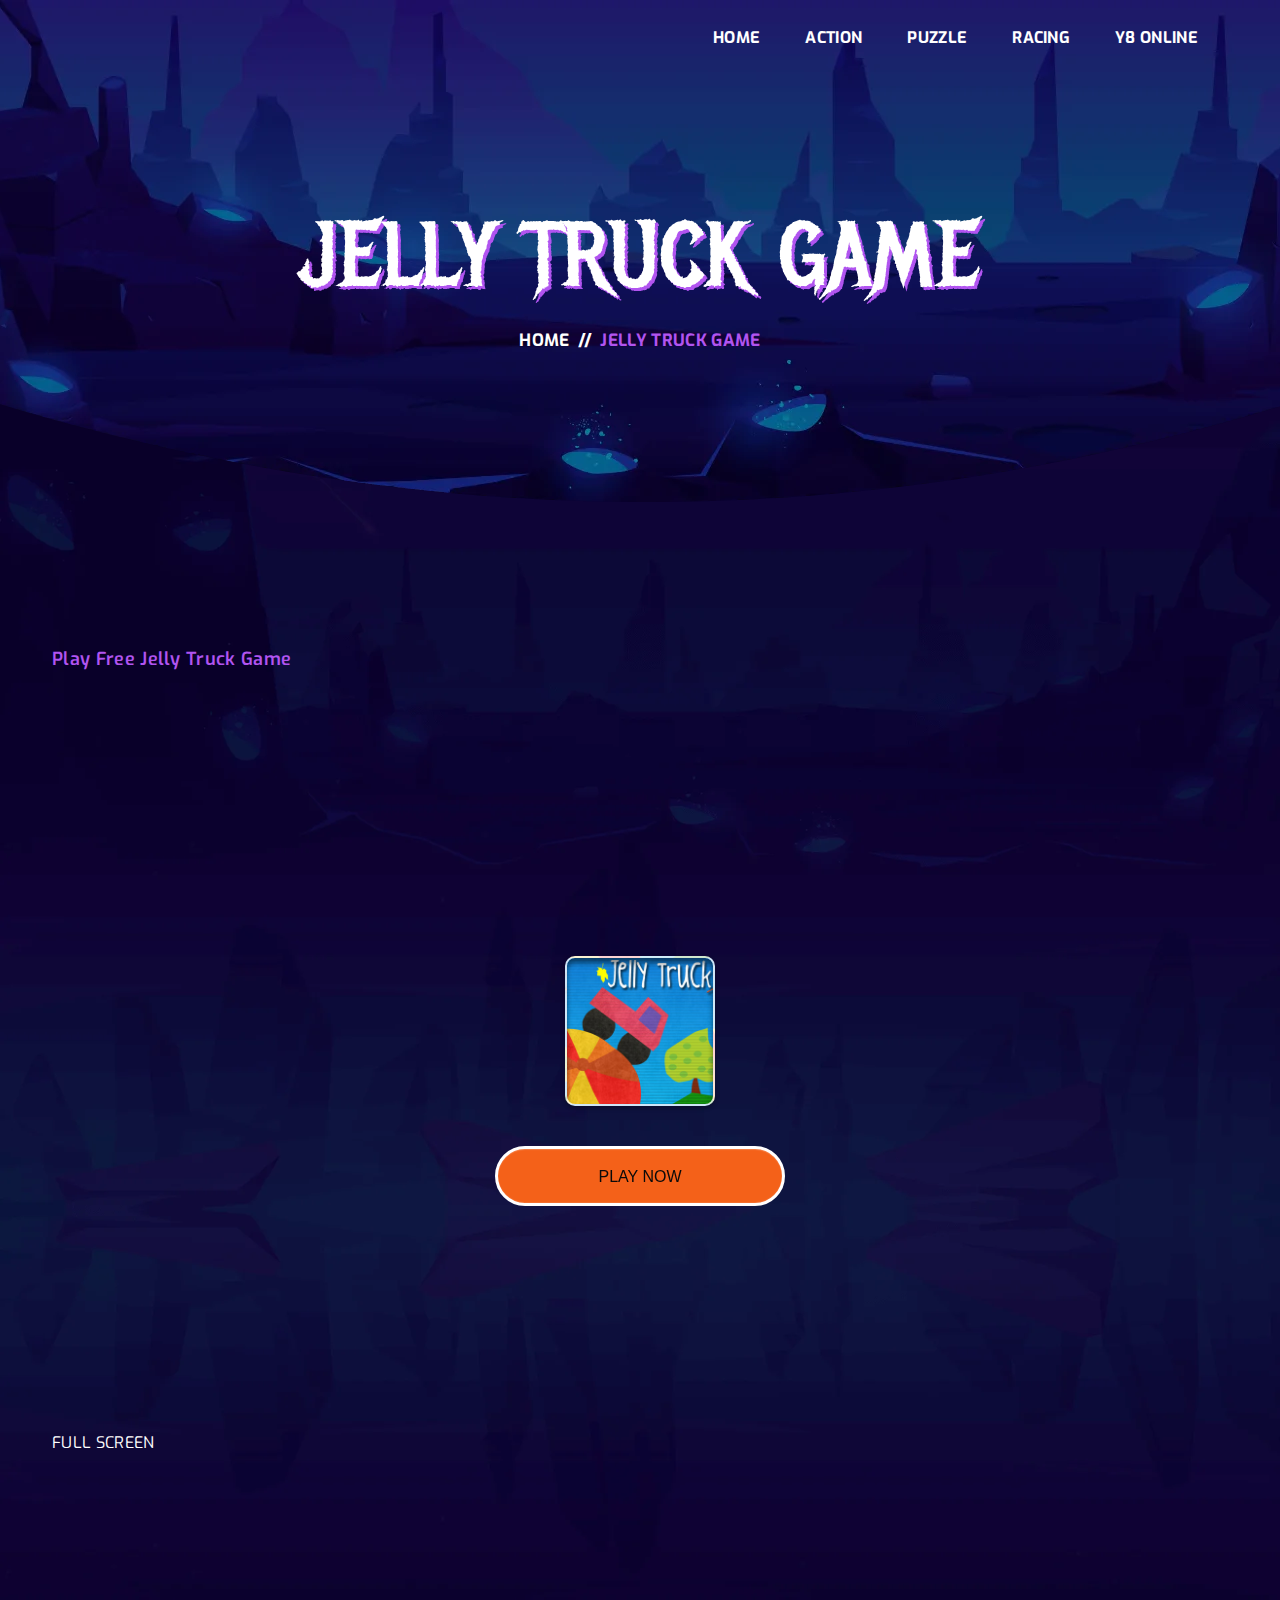
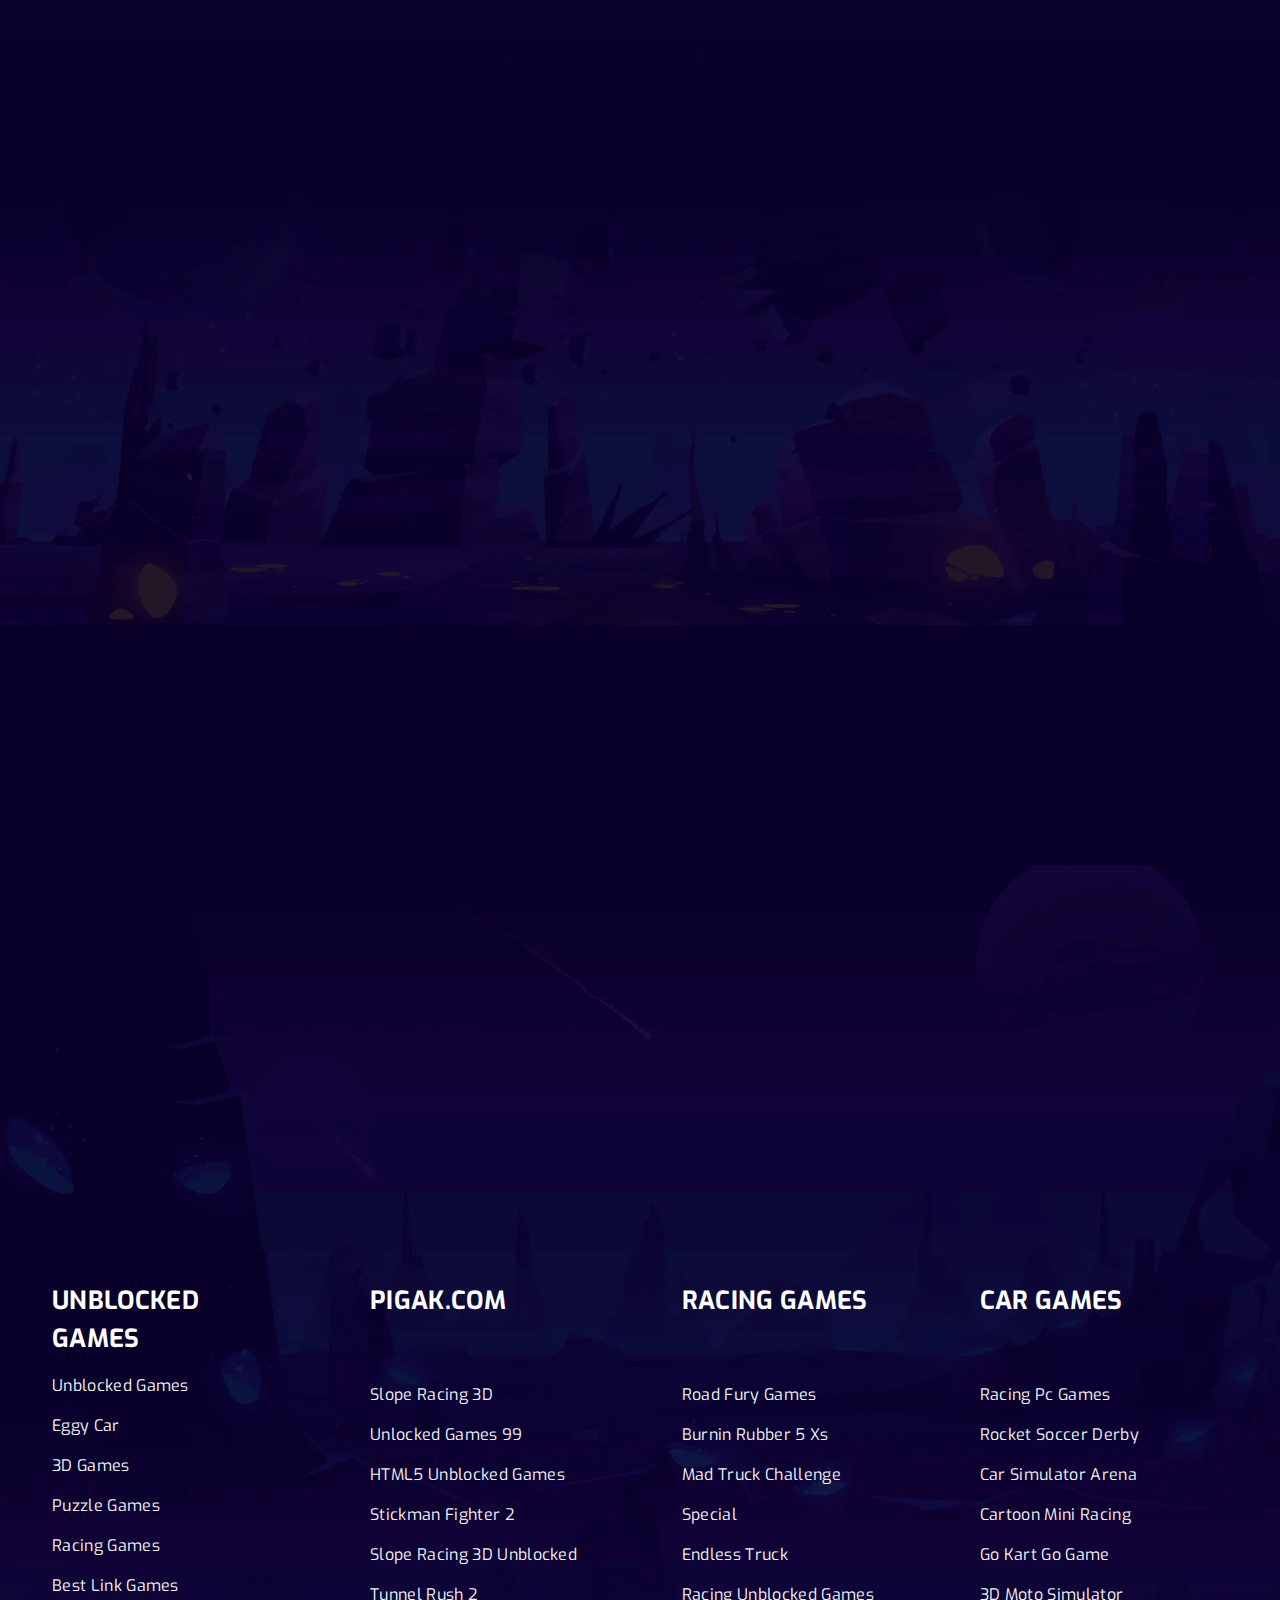
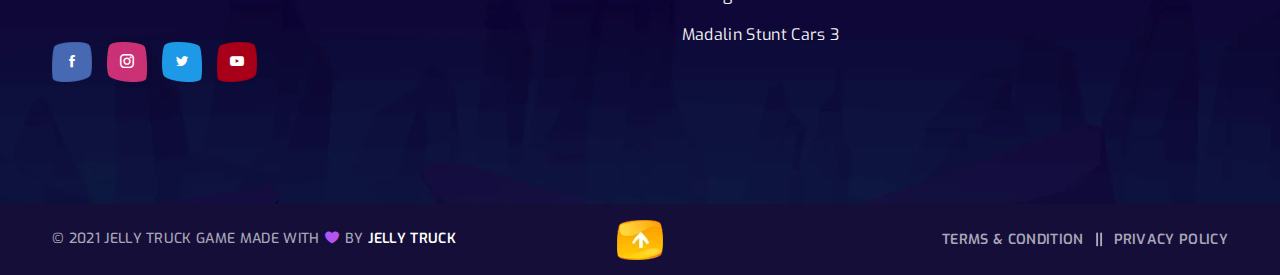
<file: jelly-truck.html>
<!doctype html>
<html class="no-js" lang="en">

<head>
    <meta charset="utf-8">
    <meta http-equiv="x-ua-compatible" content="ie=edge">
    <title>Jelly Truck - Play Jelly Truck Game (Racing Games, Car Games)</title>
    <meta name="description" content="Bonx is a terrific esports website template with a slick and modern look.  It’s a robust gaming HTML template for bloggers and online gamers who want to share their enthusiasm for games on the internet."/>
    <meta name="keywords" content="	bootstrap, clean, esports, game, game portal, Game website, gamer, games, gaming, magazine, match, modern, online game, sport, sports">
    <meta name="author" content="Code Carnival">
    <meta name="viewport" content="width=device-width, initial-scale=1">
    
    <!-- Add site Favicon -->
    <link rel="shortcut icon" href="assets/img/favicon.ico" type="image/png">

    <!-- CSS 
    ========================= -->
    <link rel="preconnect" href="https://fonts.googleapis.com">
    <link rel="preconnect" href="https://fonts.gstatic.com" crossorigin>
    <link href="https://fonts.googleapis.com/css2?family=Exo:ital,wght@0,100;0,200;0,300;0,400;0,500;0,600;0,700;0,800;0,900;1,100;1,200;1,300;1,400;1,500;1,600;1,700;1,800;1,900&family=Metal+Mania&display=swap" rel="stylesheet">

    <link rel="stylesheet" href="assets/css/vendor/bootstrap.min.css">
    <link rel="stylesheet" href="assets/css/slick.css">
    <link rel="stylesheet" href="assets/css/icofont.min.css">
    <link rel="stylesheet" href="assets/css/animate.css">
    <link rel="stylesheet" href="assets/css/nice-select.css">
    <link rel="stylesheet" href="assets/css/magnific-popup.css">
    <!-- Main Style CSS -->
    <link rel="stylesheet" href="assets/css/style.css">
    <style>
        .game-iframe-container {
            position: relative;
            overflow: hidden;
            width: 100%;
            min-height: 75vh;
        }
        .game-iframe {
            position: absolute;
            top: 0;
            left: 0;
            bottom: 0;
            right: 0;
            width: 100%;
            height: 100%;
        }
                .FG-splash-button{
                    border-bottom-color:#ffb53d!important;
                    color:#000;background:linear-gradient(140deg,#fbde04,#e2c803)}
                .FG-splash-button:hover{
                    border-bottom-color:#ff5e00!important;
                    color:#fff;
                    background:linear-gradient(140deg,#ff9214,#fa8500)}
                .FG-splash-button:active{
                    border-bottom-color:#ff7e33!important;
                    background:linear-gradient(140deg,#ffa947,#ff9d2e)}
                .SP-splash-button{
                    width:290px;
                    height:60px;
                    margin-top:2.5rem;
                    border-radius:290486px!important;
                    padding-left:2rem;
                    padding-right:2rem;
                    border:3px solid #fff!important;
                    color:#0a0a0a;
                    text-transform:uppercase;
                    background:linear-gradient(180deg,#F46119,#F46119);
                    box-shadow:12px 14px 15px -1px rgba(0,0,0,.2)}
                .SP-splash-button:before{
                    content:"";
                    position:absolute;
                    left:0;top:1px;
                    width:100%;
                    height:100%;
                    border-radius:290486px!important;
                    opacity:0;
                    background:linear-gradient(180deg,#fff600,#ffde00);
                    box-shadow:inset 0 0 7px 0 rgba(223,180,170,.53);
                    transform:scale(0);
                    transform-origin:50% 100%;
                    will-change:transform;
                    transition:transform .3s cubic-bezier(.25,.46,.45,.94),opacity .2s cubic-bezier(.25,.46,.45,.94);
                    z-index:-1}
                .SP-splash-top>div>button:active{transform:translateY(0)}
                .SP-splash-button:hover:before{
                    top:0;
                    opacity:1;
                    transform:scale(1)}
                .SP-splash-top>div>button:active:before{
                    box-shadow:inset 0 0 7px 0 rgba(224,71,36,.53),inset 0 0 7px 0 rgba(0,0,0,.35)}
                .HG-splash-button{
                    height:35px;
                    line-height:35px;
                    border-bottom:none!important;
                    border-radius:5px!important;
                    color:#f06000;
                    background:#fff}
                .HG-splash-button:hover{
                    color:#fff;
                    background:#f06000}
                .BG-splash-button,.BG-splash-button:active{
                    box-shadow:inset 0 3px 0 0 #00fcff,
                    inset 20px 0 50px rgba(8,238,225,.3),
                    inset 20px 0 300px rgba(0,200,187,.05),
                    inset 0 20px 50px rgba(8,238,225,.3),
                    inset 0 0 10px #affffa,4px 4px 4px 0 rgba(10,10,10,.5)!important;
                    background-color:rgba(9,81,105,.5);
                    border:0;
                    color:#affffa;
                    width:290px;
                    height:4rem;
                    border-radius:290486px!important;
                    font-size:1.25rem!important;
                    border:2px solid #5258b5!important;
                    opacity:.7}
                .BG-splash-button:before{
                    content:"";
                    position:absolute;
                    left:0;top:1px;
                    width:100%;
                    height:100%;
                    border-radius:290486px!important;
                    opacity:0;
                    background-color:#fff;box-shadow:inset 0 0 7px 0 rgba(223,180,170,.53)!important;transform:scale(0);
                    transform-origin:50% 50%;will-change:transform;
                    transition:transform 172ms cubic-bezier(.25,.46,.45,.94),opacity 172ms cubic-bezier(.25,.46,.45,.94);
                    z-index:-1}
                .BG-splash-button:hover{
                    color:rgba(0,0,0,.7)!important;border:2px solid #098c9c!important}
                .BG-splash-button:active{
                    border-color:transparent!important;
                    color:rgba(0,0,0,.7);transform:translateY(0)}
                .BG-splash-button:hover:before{
                    top:0;
                    opacity:1;
                    transform:scale(1)}
                .BG-splash-button:active:before{
                    box-shadow:inset 0 0 7px 0 rgba(224,71,36,.53),inset 0 0 7px 0 rgba(0,0,0,.35)!important}body{position:inherit}
                .talpa-splash-background-container{
                    box-sizing:border-box;
                    position:absolute;
                    top:0;
                    left:0;
                    width:100%;
                    height:100%;
                    background-color:#000;
                    overflow:hidden}
                .talpa-splash-background-image{
                    box-sizing:border-box;
                    position:absolute;
                    top:-25%;
                    left:-25%;
                    width:150%;
                    height:150%;
                    background-image:var(--thumb);
                    background-size:cover;
                    filter:blur(50px) brightness(1.5)}
                .talpa-splash-container{
                    display:flex;
                    flex-flow:column;
                    box-sizing:border-box;
                    position:absolute;
                    bottom:0;
                    width:100%;
                    height:100%}
                .talpa-splash-top{
                    display:flex;
                    flex-flow:column;
                    box-sizing:border-box;
                    flex:1;
                    align-self:center;
                    justify-content:center;
                    padding:20px}
                .talpa-splash-top>div{text-align:center}
                .talpa-splash-top>div>button{
                    position:relative;
                    min-width:180px;
                    min-height:45px;
                    line-height:45px;
                    border:0;
                    border-radius:25px;
                    border-bottom:5px solid grey;
                    white-space:nowrap;
                    text-overflow:ellipsis;
                    text-align:center;
                    text-transform:uppercase;
                    text-shadow:1px 1px 1px rgba(0,0,0,.004);
                    font-family:Roboto Condensed,Helvetica Neue,Arial,"sans-serif";
                    font-size:16px;
                    font-weight:400;
                    cursor:pointer;
                    box-shadow:inset 0 -1px 1px hsla(0,0%,100%,.1),inset 0 1px 1px hsla(0,0%,100%,.2);
                    will-change:transform;
                    transition:transform .15s linear}
                .talpa-splash-top>div>button:focus{outline:none}
                .talpa-splash-top>div>button:active{
                    box-shadow:0 10px 20px rgba(0,0,0,.19),0 6px 6px rgba(0,0,0,.13);
                    transform:translateY(-5px)}
                .talpa-loader,.talpa-loader:after{
                    border-radius:50%;
                    width:1.5em;
                    height:1.5em}
                .talpa-loader{
                    box-sizing:content-box;
                    margin:0 auto;
                    font-size:10px;
                    position:relative;
                    text-indent:-9999em;
                    border:1.1em solid hsla(0,0%,100%,.2);
                    border-left-color:#fff;
                    -webkit-transform:translateZ(0);
                    -ms-transform:translateZ(0);
                    transform:translateZ(0);
                    -webkit-animation:talpa-load8 1.1s linear infinite;
                    animation:talpa-load8 1.1s linear infinite;
                    display:none}
                .talpa-splash-top>div>div:first-child{
                    position:relative;
                    width:150px;
                    height:150px;
                    margin:auto auto 20px;
                    border-radius:10px;
                    overflow:hidden;
                    border:2px solid hsla(0,0%,100%,.8);
                    box-shadow:inset 0 5px 5px rgba(0,0,0,.5),0 2px 4px rgba(0,0,0,.3);
                    background-image:var(--thumb);
                    background-position:50%;
                    background-size:cover}
                .talpa-splash-top>div>div>img{
                    width:100%;
                    height:100%}
                .talpa-splash-bottom{
                    display:flex;
                    flex-flow:column;
                    box-sizing:border-box;
                    align-self:center;
                    justify-content:center;
                    width:100%;
                    padding:0 0 20px}
                .talpa-splash-bottom>.talpa-splash-consent,.talpa-splash-bottom>.talpa-splash-title{
                    box-sizing:border-box;
                    width:100%;
                    padding:20px;
                    background:linear-gradient(90deg,transparent,rgba(0,0,0,.5) 50%,transparent);
                    color:#fff;
                    text-align:left;
                    font-size:12px;
                    font-family:Arial;
                    font-weight:400;
                    text-shadow:0 0 1px rgba(0,0,0,.7);
                    line-height:150%}
                .talpa-splash-bottom>.talpa-splash-title{
                    padding:15px 0;
                    text-align:center;
                    font-size:18px;
                    font-family:Helvetica,Arial,sans-serif;
                    font-weight:700;
                    line-height:100%}
                .talpa-splash-bottom>.talpa-splash-consent a{
                    color:#fff}
                    @-webkit-keyframes talpa-load8{0%{-webkit-transform:rotate(0deg);
                    transform:rotate(0deg)}to{-webkit-transform:rotate(1turn);
                    transform:rotate(1turn)}}
                    @keyframes talpa-load8{0%{-webkit-transform:rotate(0deg);
                    transform:rotate(0deg)}to{-webkit-transform:rotate(1turn);
                    transform:rotate(1turn)}}
                    @keyframes talpa-gradient{0%{background-position:0 50%}50%{background-position:100% 50%}to{background-position:0 50%}}
                .iframeloader {
                    background: url(./images/loadinggif.gif) center center no-repeat;
                    background-size: 5vw;}
        .article-header {
            width: 100%;
            float: left;
            border-bottom: 1px solid rgba(255,255,255,.1);
            padding-bottom: 20px;
            margin-bottom: 30px;
            margin-top: 20px
        }
        
    </style>
</head>

<body class="body__bg" data-bgimg="assets/img/bg/body-bg2.webp">
   
  
    <!--header area start-->
    <header class="header_section header_transparent sticky-header">
        <div class="container">
            <div class="row">
                <div class="col-12">
                    <div class="main_header d-flex justify-content-between align-items-center">
                        <div class="header_logo">                        
                        </div>
                        <!--main menu start-->
                        <div class="main_menu d-none d-lg-block"> 
                            <nav>  
                                <ul class="d-flex">
                                    <li><a href="index.html">Home</a></li> 
                                    <li><a href="https://pigak.com/action.html">Action</a></li>
                                    <li><a href="https://pigak.com/puzzle.html">Puzzle</a></li>
                                    <li><a href="https://racingpcgame.com/">Racing</a></li>
                                    <li><a href="https://y8online.github.io/jellytruck">Y8 Online</a></li>
                                </ul>  
                            </nav>
                        </div>
                        <!--main menu end-->
                    </div>
                </div>
            </div>
        </div>
    </header>
    <!--header area end-->
    <!-- breadcrumbs area start -->
    <div class="breadcrumbs_aree breadcrumbs_bg mb-140" data-bgimg="assets/img/bg/breadcrumbs-bg.webp">
        <div class="container">
            <div class="row">
                <div class="col-12">
                    <div class="breadcrumbs_text text-center">
                        <h1>Jelly Truck Game</h1>
                        <ul class="d-flex justify-content-center">
                            <li><a href="index.html">Home </a></li>
                            <li> <span>//</span></li>
                            <li>Jelly Truck Game</li>
                        </ul>
                    </div>
                </div>
            </div>
        </div>
    </div>
    <!-- breadcrumbs area end -->
    
    <!-- page wrapper start -->
    <div class="page_wrapper">

        <!--game details section area start-->
        <section class="game_details_section mb-125">
            <div class="container">
                <div class="row">
                    <div class="col-12">
                        <div class="game_details_inner">
                            <div class="game_details_content top">
                                <span>Play Free Jelly Truck Game</span></div>
                            <div class="game-iframe-container" id="loadgame">
                                <div class="talpa-splash-container" style="background: var(--color2);"><div class="talpa-splash-top"><div>
                                     <div style="--thumb:url(assets/img/jellytruck/logo.png);" alt="Stylish Crop Top Trends"></div>
                                     <button id="talpa-splash-button" class="SP-splash-button" onclick="loadMainGame()" style="display: block;">PLAY NOW</button>
                                     <div class="talpa-loader" style="display: none;">Loading...</div></div></div><div class="talpa-splash-bottom"></div></div>
                             </div>
                             <a class="cs-hero_btn cs-style1 cs-color3" onclick="open_fullscreen()" style="cursor: pointer;"><span>FULL SCREEN</span></a> 
                             
                            </div>                           
                        </div>
                    </div>
                </div>
            </div>
        </section>
        <!--game details section area end--> 
                <!-- player list section start -->
                <section class="player_list_section mb-125">
                    <div class="container">
                        <div class="row mb-n50">
                            <div class="col-lg-4 col-md-6 col-12 mb-50">
                                <!--  Single Player List Start-->
                                <div class="player_list_single_item wow fadeInLeft" data-wow-delay="0.1s" data-wow-duration="1.1s">
                                    <div class="top">
                                        <a class="image" href="adventure-drivers.html"><img src="assets/img/adventuredrivers/adventure-drivers.png" alt="adventure-drivers"></a>
                                        <div class="overlay">
                                            <div class="social-link">
                                                <a href="https://www.instagram.com/racingpcgames" target="_blank" rel="noopener noreferrer"><i class="icofont-instagram"></i></a> 
                                                <a href="https://www.facebook.com/unblockedgames" target="_blank" rel="noopener noreferrer"><i class="icofont-facebook"></i></a> 
                                                <a href="https://twitter.com/gamesnoads" target="_blank" rel="noopener noreferrer"><i class="icofont-twitter"></i></a> 
                                                <a href="https://www.youtube.com/@pcracinggames" target="_blank" rel="noopener noreferrer"><i class="icofont-youtube-play"></i></a> 
                                            </div>
                                        </div>
                                    </div>
                                    <div class="content">
                                        <h4 class="title"><a href="adventure-drivers.html">ADVENTURE DRIVERS</a></h4>
                                        <h5 class="level-text">100 LEVEL COMPLETED</h5>
        
                                        <div class="content-shape-img">
                                            <img width="351" height="126" src="assets/img/others/tam-text-shape.webp" alt="jelly-truck">
                                            <img width="351" height="126" src="assets/img/others/tam-text-shape2.webp" alt="jelly-truck">
                                        </div>
                                    </div>
        
                                </div>
                                <!--  Single Player List End-->
                            </div>
                            <div class="col-lg-4 col-md-6 col-12 mb-50">
                                <!--  Single Player List Start-->
                                <div class="player_list_single_item wow fadeInLeft" data-wow-delay="0.2s" data-wow-duration="1.1s">
                                    <div class="top">
                                        <a class="image" href="eggy-car.html"><img src="assets/img/eggycar/eggy-car.logo.png" alt="eggy-car"></a>
                                        <div class="overlay">
                                            <div class="social-link">
                                                <a href="https://www.instagram.com/racingpcgames" target="_blank" rel="noopener noreferrer"><i class="icofont-instagram"></i></a> 
                                                <a href="https://www.facebook.com/unblockedgames" target="_blank" rel="noopener noreferrer"><i class="icofont-facebook"></i></a> 
                                                <a href="https://twitter.com/gamesnoads" target="_blank" rel="noopener noreferrer"><i class="icofont-twitter"></i></a> 
                                                <a href="https://www.youtube.com/@pcracinggames" target="_blank" rel="noopener noreferrer"><i class="icofont-youtube-play"></i></a> 
                                            </div>
                                        </div>
                                    </div>
                                    <div class="content">
                                        <h4 class="title"><a href="eggy-car.html">EGGY CAR</a></h4>
                                        <h5 class="level-text">100 LEVEL COMPLETED</h5>
        
                                        <div class="content-shape-img">
                                            <img width="351" height="126" src="assets/img/others/tam-text-shape.webp" alt="">
                                            <img width="351" height="126" src="assets/img/others/tam-text-shape2.webp" alt="">
                                        </div>
                                    </div>
        
                                </div>
                                <!--  Single Player List End-->
                            </div>
                            <div class="col-lg-4 col-md-6 col-12 mb-50"> 
                                <!--  Single Player List Start-->
                                <div class="player_list_single_item wow fadeInLeft" data-wow-delay="0.3s" data-wow-duration="1.1s">
                                    <div class="top">
                                        <a class="image" href="car-rush.html"><img src="assets/img/carrush/car-rush.png" alt="car-rush"></a>
                                        <div class="overlay">
                                            <div class="social-link">
                                                <a href="https://www.instagram.com/racingpcgames" target="_blank" rel="noopener noreferrer"><i class="icofont-instagram"></i></a> 
                                                <a href="https://www.facebook.com/unblockedgames" target="_blank" rel="noopener noreferrer"><i class="icofont-facebook"></i></a> 
                                                <a href="https://twitter.com/gamesnoads" target="_blank" rel="noopener noreferrer"><i class="icofont-twitter"></i></a> 
                                                <a href="https://www.youtube.com/@pcracinggames" target="_blank" rel="noopener noreferrer"><i class="icofont-youtube-play"></i></a> 
                                            </div>
                                        </div>
                                    </div>
                                    <div class="content">
                                        <h4 class="title"><a href="car-rush.html">CAR RUSH</a></h4>
                                        <h5 class="level-text">100 LEVEL COMPLETED</h5>
        
                                        <div class="content-shape-img">
                                            <img width="351" height="126" src="assets/img/others/tam-text-shape.webp" alt="car-rush">
                                            <img width="351" height="126" src="assets/img/others/tam-text-shape2.webp" alt="car-rush">
                                        </div>
                                    </div>
        
                                </div>
                                <!--  Single Player List End-->
                            </div>
                            <div class="col-lg-4 col-md-6 col-12 mb-50">
                                <!--  Single Player List Start-->
                                <div class="player_list_single_item wow fadeInLeft" data-wow-delay="0.4s" data-wow-duration="1.1s">
                                    <div class="top">
                                        <a class="image" href="endless-truck.html"><img src="assets/img/endlesstruck/endless-truck.png" alt="endless-truck"></a>
                                        <div class="overlay">
                                            <div class="social-link">
                                                <a href="https://www.instagram.com/racingpcgames" target="_blank" rel="noopener noreferrer"><i class="icofont-instagram"></i></a> 
                                                <a href="https://www.facebook.com/unblockedgames" target="_blank" rel="noopener noreferrer"><i class="icofont-facebook"></i></a> 
                                                <a href="https://twitter.com/gamesnoads" target="_blank" rel="noopener noreferrer"><i class="icofont-twitter"></i></a> 
                                                <a href="https://www.youtube.com/@pcracinggames" target="_blank" rel="noopener noreferrer"><i class="icofont-youtube-play"></i></a> 
                                            </div>
                                        </div>
                                    </div>
                                    <div class="content">
                                        <h4 class="title"><a href="endless-truck.html">ENDLESS TRUCK</a></h4>
                                        <h5 class="level-text">90 LEVEL COMPLETED</h5>
        
                                        <div class="content-shape-img">
                                            <img width="351" height="126" src="assets/img/others/tam-text-shape.webp" alt="endless-truck">
                                            <img width="351" height="126" src="assets/img/others/tam-text-shape2.webp" alt="endless-truck">
                                        </div>
                                    </div>
                                </div>
                            </div>
                            <div class="col-lg-4 col-md-6 col-12 mb-50">
                                <!--  Single Player List Start-->
                                <div class="player_list_single_item wow fadeInLeft" data-wow-delay="0.5s" data-wow-duration="1.1s">
                                    <div class="top">
                                        <a class="image" href=""><img src="assets/img/trucktrials/ttlogo.jpg" alt="truck trials"></a>
                                        <div class="overlay">
                                            <div class="social-link">
                                                <a href="https://www.instagram.com/racingpcgames" target="_blank" rel="noopener noreferrer"><i class="icofont-instagram"></i></a> 
                                                <a href="https://www.facebook.com/unblockedgames" target="_blank" rel="noopener noreferrer"><i class="icofont-facebook"></i></a> 
                                                <a href="https://twitter.com/gamesnoads" target="_blank" rel="noopener noreferrer"><i class="icofont-twitter"></i></a> 
                                                <a href="https://www.youtube.com/@pcracinggames" target="_blank" rel="noopener noreferrer"><i class="icofont-youtube-play"></i></a> 
                                            </div>
                                        </div>
                                    </div>
                                    <div class="content">
                                        <h4 class="title"><a href="truck-trials.html">TRUCK TRIALS</a></h4>
                                        <h5 class="level-text">75 LEVEL COMPLETED</h5>
        
                                        <div class="content-shape-img">
                                            <img width="351" height="126" src="assets/img/others/tam-text-shape.webp" alt="truck-trials">
                                            <img width="351" height="126" src="assets/img/others/tam-text-shape2.webp" alt="truck-trials">
                                        </div>
                                    </div>
        
                                </div>
                                <!--  Single Player List End-->
                            </div>
                            <div class="col-lg-4 col-md-6 col-12 mb-50">
                                <!--  Single Player List Start-->
                                <div class="player_list_single_item wow fadeInLeft" data-wow-delay="0.6s" data-wow-duration="1.1">
                                    <div class="top">
                                        <a class="image" href="smash-karts.html"><img src="assets/img/smashkarts/smashkarts.jpg" alt="smashkarts"></a>
                                        <div class="overlay">
                                            <div class="social-link">
                                                <a href="https://www.instagram.com/racingpcgames" target="_blank" rel="noopener noreferrer"><i class="icofont-instagram"></i></a> 
                                                <a href="https://www.facebook.com/unblockedgames" target="_blank" rel="noopener noreferrer"><i class="icofont-facebook"></i></a> 
                                                <a href="https://twitter.com/gamesnoads" target="_blank" rel="noopener noreferrer"><i class="icofont-twitter"></i></a> 
                                                <a href="https://www.youtube.com/@pcracinggames" target="_blank" rel="noopener noreferrer"><i class="icofont-youtube-play"></i></a> 
                                            </div>
                                        </div>
                                    </div>
                                    <div class="content">
                                        <h4 class="title"><a href="smash-karts.html">SMASH KARTS</a></h4>
                                        <h5 class="level-text">102 LEVEL COMPLETED</h5>
        
                                        <div class="content-shape-img">
                                            <img width="351" height="126" src="assets/img/others/tam-text-shape.webp" alt="">
                                            <img width="351" height="126" src="assets/img/others/tam-text-shape2.webp" alt="">
                                        </div>
                                    </div>
        
                                </div>
                                <!--  Single Player List End-->
                            </div>
                        </div>
                    </div>
                </section>
                <!-- player list section end -->
        <!--footer area start-->
        <footer class="footer_widgets">
            <div class="main_footer">
                <div class="container">
                    <div class="row">
                        <div class="col-12">
                            <div class="main_footer_inner d-flex">
                                <div class="footer_widget_list">
                                    <div class="footer_logo">
                                        <div class="footer_menu">
                                            <h3>Unblocked Games</h3>
                                            <ul>
                                                <li><a href="https://pigak.com">Unblocked Games</a></li>
                                                <li><a href="https://pigak.com/eggy-car.html/">Eggy Car</a></li>
                                                <li><a href="https://pigak.com/3d-game.html/">3D Games</a></li>
                                                <li><a href="https://pigak.com/puzzle.html">Puzzle Games</a></li>
                                                <li><a href="https://pigak.com/racing.html">Racing Games</a></li>
                                                <li><a href="https://pigak.com/best-link.html">Best Link Games</a></li>
                                            </ul>
                                        </div>
                                    </div>
                                    <div class="footer_social">
                                        <ul class="d-flex">
                                            <div class="social-link">
                                                <ul class="d-flex">
                                                    <li><a aria-label="facebook" class="facebook" href="https://www.facebook.com/unblockedgames"><i class="icofont-facebook"></i></a></li>
                                                    <li><a aria-label="instagram" class="dribbble" href="https://www.instagram.com/racingpcgames"><i class="icofont-instagram"></i></a></li>
                                                    <li><a aria-label="twitter" class="twitter" href="https://twitter.com/gamesnoads"><i class="icofont-twitter"></i></a></li>
                                                    <li><a aria-label="youtube" class="youtube" href="https://www.youtube.com/@pcracinggames"><i class="icofont-youtube-play"></i></a></li>
                                                </ul>
                                            </div>
                                        </ul>
                                    </div>
                                </div>
                                <div class="footer_widget_list contact">
                                    <h3>Pigak.com</h3>
                                    <div class="footer_menu">
                                        <ul>
                                            <li><a href="https://pigak.com/slope-racing-3d.html">Slope Racing 3D</a></li>
                                            <li><a href="https://pigak.com/">Unlocked Games 99</a></li>
                                            <li><a href="https://pigak.com/">HTML5 Unblocked Games</a></li>
                                            <li><a href="https://pigak.com/">Stickman Fighter 2</a></li>
                                            <li><a href="https://pigak.com/">Slope Racing 3D Unblocked</a></li>
                                            <li><a href="https://pigak.com/tunnel-rush-2.html">Tunnel Rush 2</a></li>
                                        </ul>
                                    </div>
                                </div>
                                <div class="footer_widget_list footer_list_menu">
                                    <h3>Racing Games</h3>
                                    <div class="footer_menu">
                                        <ul>
                                            <li><a href="https://racingpcgame.com/road-fury.html">Road Fury Games</a></li>
                                            <li><a href="https://racingpcgame.com/burnin-rubber-5-xs.html">Burnin Rubber 5 Xs</a></li>
                                            <li><a href="https://racingpcgame.com/mad-truck-challenge-special.html">Mad Truck Challenge Special</a></li>
                                            <li><a href="https://racingpcgame.com/endless-truck.html">Endless Truck</a></li>
                                            <li><a href="https://racingpcgame.com/">Racing Unblocked Games</a></li>
                                            <li><a href="https://racingpcgame.com/madalin-stunt-cars-3.html">Madalin Stunt Cars 3</a></li>
                                        </ul>
                                    </div>
                                </div>
                                <div class="footer_widget_list footer_list_menu">
                                    <h3>Car Games</h3>
                                    <div class="footer_menu">
                                        <ul>
                                            <li><a href="https://racingpcgame.com/">Racing Pc Games</a></li>
                                            <li><a href="https://racingpcgame.com/">Rocket Soccer Derby</a></li>
                                            <li><a href="https://racingpcgame.com/">Car Simulator Arena</a></li>
                                            <li><a href="https://racingpcgame.com/">Cartoon Mini Racing</a></li>
                                            <li><a href="https://racingpcgame.com/">Go Kart Go Game</a></li>
                                            <li><a href="https://racingpcgame.com/">3D Moto Simulator</a></li>
                                        </ul>
                                    </div>
                                </div>
                            </div>
                        </div> 
                    </div>
                </div>
            </div>
            <div class="footer_bottom">
                <div class="container">
                    <div class="row">
                        <div class="col-12">
                            <div class="footer_bottom_inner d-flex justify-content-between">
                                <div class="copyright_right">
                                    <p> © 2021  Jelly Truck Game Made with  <i class="icofont-heart"></i>  by <a href="https://y8online.github.io/jellytruck/">Jelly Truck</a></p>
                                </div>
                                <div class="footer_bottom_link_menu">
                                    <ul class="d-flex">
                                        <li><a href="about.html">Terms & Condition  </a></li>
                                        <li><a href="about.html">Privacy Policy  </a></li>
                                    </ul>
                                </div>
    
                                <div class="scroll__top_icon">
                                    <a id="scroll-top" href="#"><img aria-label="scroll-top" width="46" height="40" src="assets/img/icon/scroll-top.webp" alt=""></a>
                                </div>
                            </div>
                        </div>
                    </div>
                </div>
            </div>
        </footer>
        <!--footer area end-->
<!-- JS
============================================ -->
<!--modernizr min js here-->
<script src="assets/js/vendor/modernizr-3.7.1.min.js"></script>

<!-- Vendor JS -->
<script src="assets/js/vendor/jquery-3.6.0.min.js"></script>
<script src="assets/js/vendor/jquery-migrate-3.3.2.min.js"></script>
<script src="assets/js/vendor/popper.js"></script>
<script src="assets/js/vendor/bootstrap.min.js"></script>
<script src="assets/js/slick.min.js"></script>
<script src="assets/js/wow.min.js"></script>
<script src="assets/js/jquery.nice-select.js"></script>
<script src="assets/js/jquery.magnific-popup.min.js"></script>
<script src="assets/js/jquery.counterup.min.js"></script>
<script src="assets/js/jquery-waypoints.js"></script>

<!-- Main JS -->
<script src="assets/js/main.js"></script>

<script>
    function loadMainGame(){
    var html = `<iframe class="game-iframe iframeloader" id="game_details_thumb" src="https://webglmath.github.io/jelly-truck/" width="480" height="800" scrolling="none" frameborder="0" allowfullscreen="" tabindex="0"></iframe>`;
    document.getElementById("loadgame").innerHTML = html;
    document.getElementById('loadgame').scrollIntoView();
    }
    function open_fullscreen() {
        let game = document.getElementById("game_details_thumb");
        if (game.requestFullscreen) {
            game.requestFullscreen();
        } else if (game.mozRequestFullScreen) { /* Firefox */
            game.mozRequestFullScreen();
        } else if (game.webkitRequestFullscreen) { /* Chrome, Safari and Opera */
            game.webkitRequestFullscreen();
        } else if (game.msRequestFullscreen) { /* IE/Edge */
            game.msRequestFullscreen();
        }
        };
</script>
</body>

</html>
</file>
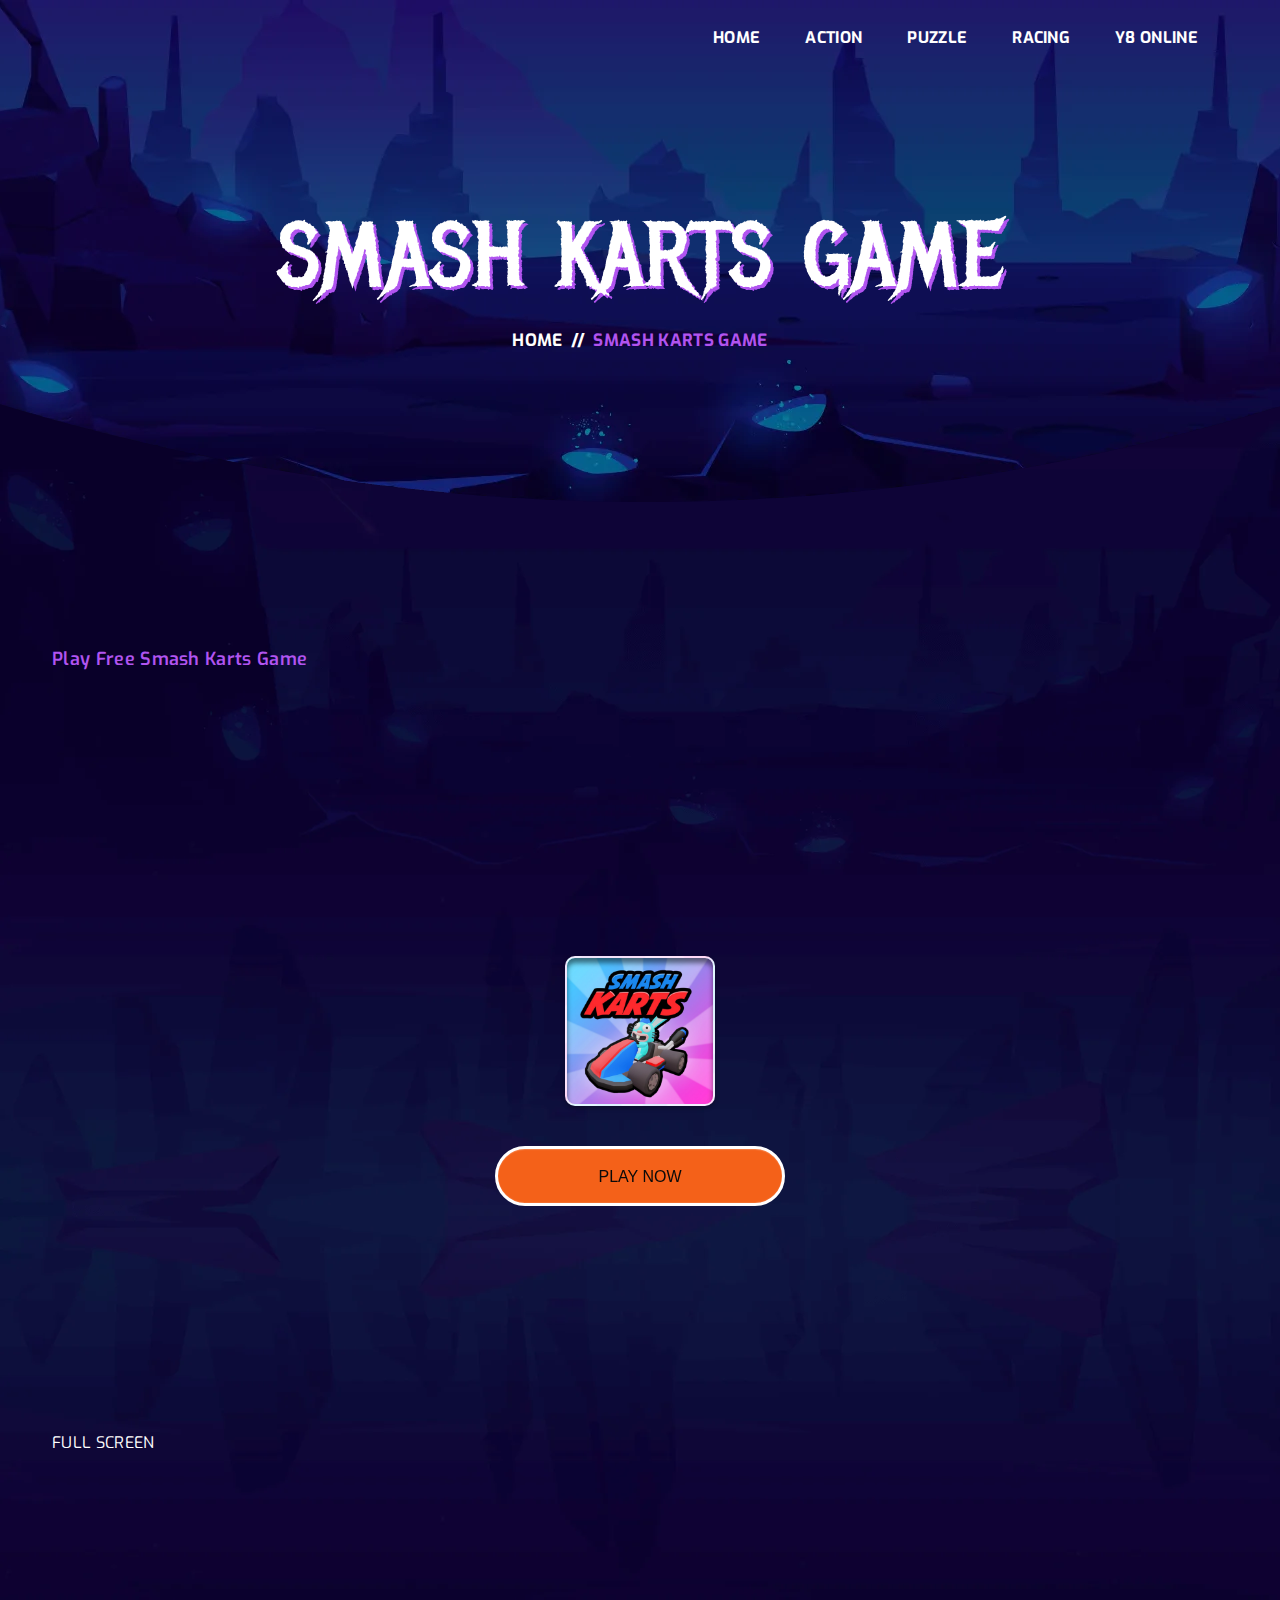
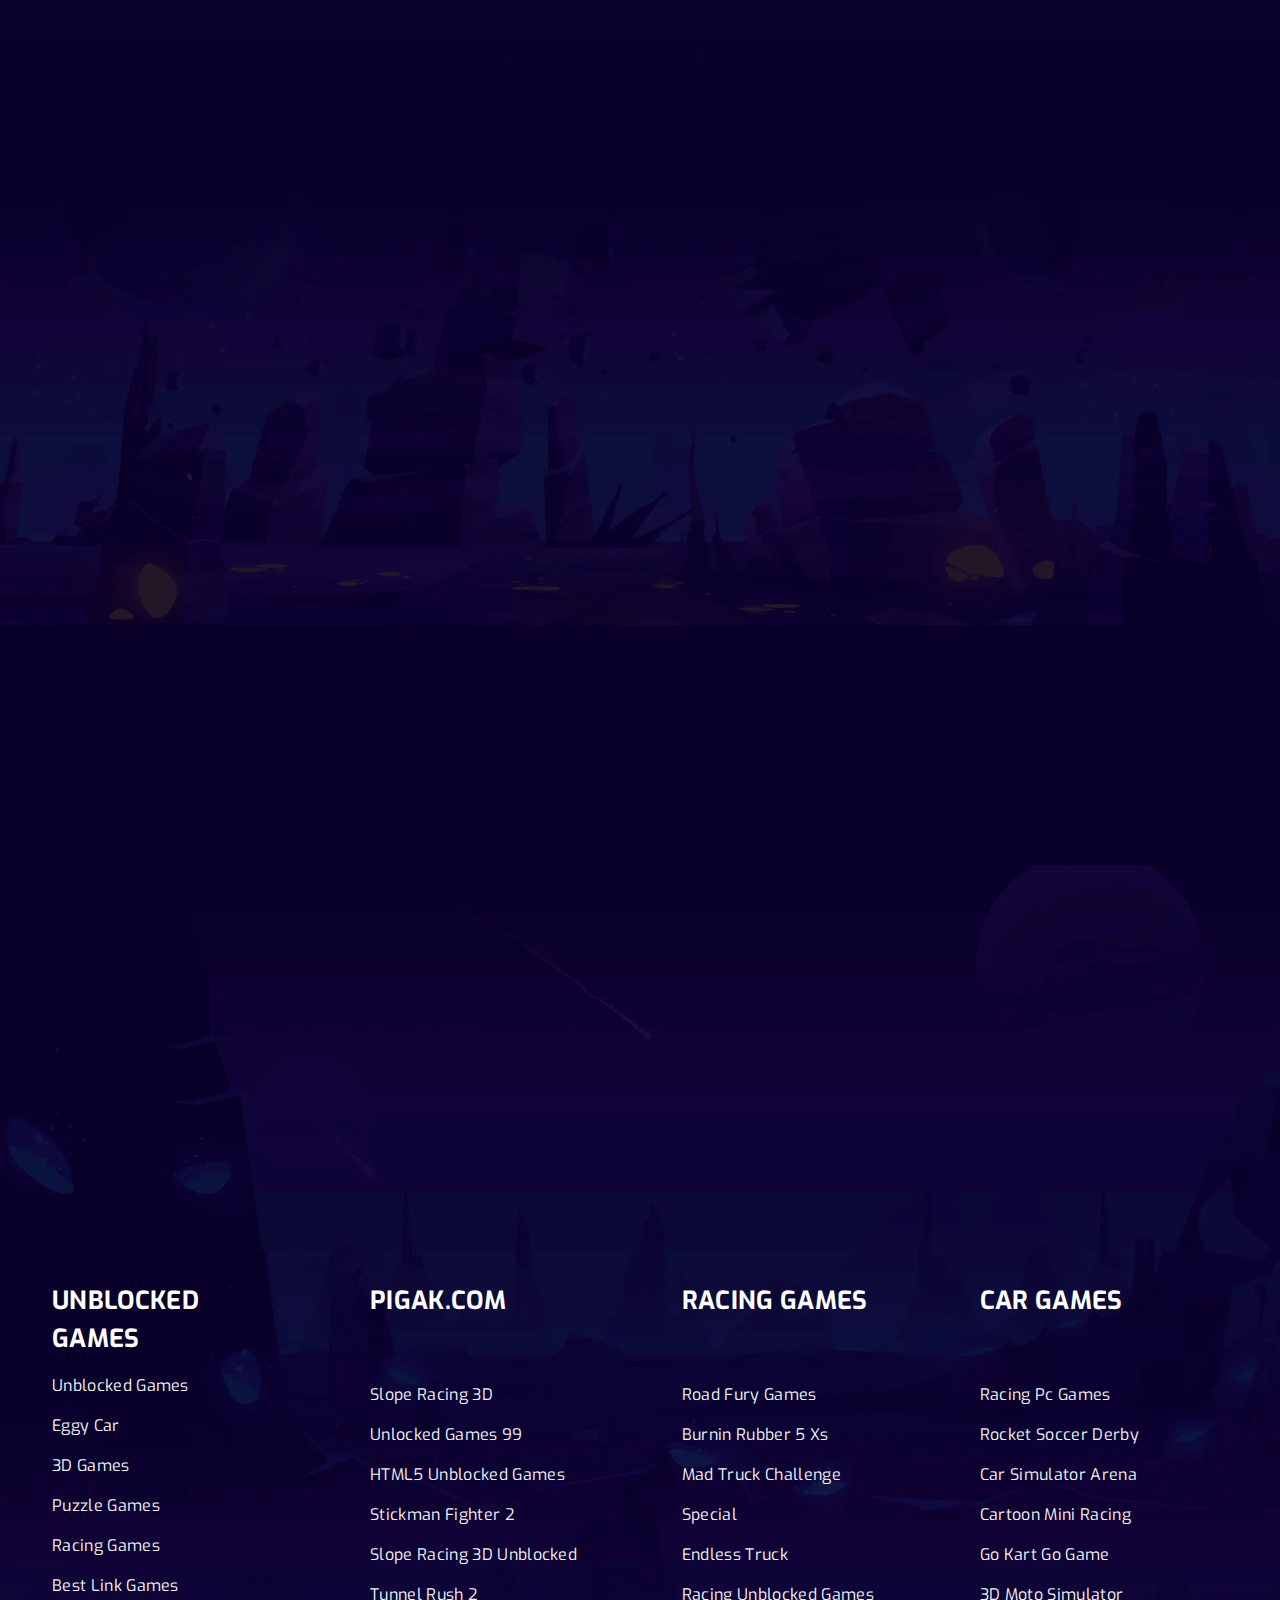
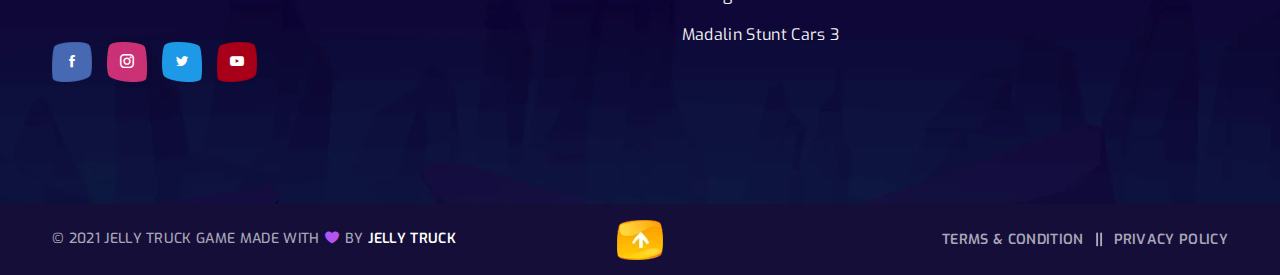
<file: smash-karts.html>
<!doctype html>
<html class="no-js" lang="en">

<head>
    <meta charset="utf-8">
    <meta http-equiv="x-ua-compatible" content="ie=edge">
    <title>Smash Karts - Play Smash Karts Game (Racing Games, Car Games)</title>
    <meta name="description" content="Bonx is a terrific esports website template with a slick and modern look.  It’s a robust gaming HTML template for bloggers and online gamers who want to share their enthusiasm for games on the internet."/>
    <meta name="keywords" content="	bootstrap, clean, esports, game, game portal, Game website, gamer, games, gaming, magazine, match, modern, online game, sport, sports">
    <meta name="author" content="Code Carnival">
    <meta name="viewport" content="width=device-width, initial-scale=1">
    
    <!-- Add site Favicon -->
    <link rel="shortcut icon" href="assets/img/favicon.ico" type="image/png">

    <!-- CSS 
    ========================= -->
    <link rel="preconnect" href="https://fonts.googleapis.com">
    <link rel="preconnect" href="https://fonts.gstatic.com" crossorigin>
    <link href="https://fonts.googleapis.com/css2?family=Exo:ital,wght@0,100;0,200;0,300;0,400;0,500;0,600;0,700;0,800;0,900;1,100;1,200;1,300;1,400;1,500;1,600;1,700;1,800;1,900&family=Metal+Mania&display=swap" rel="stylesheet">

    <link rel="stylesheet" href="assets/css/vendor/bootstrap.min.css">
    <link rel="stylesheet" href="assets/css/slick.css">
    <link rel="stylesheet" href="assets/css/icofont.min.css">
    <link rel="stylesheet" href="assets/css/animate.css">
    <link rel="stylesheet" href="assets/css/nice-select.css">
    <link rel="stylesheet" href="assets/css/magnific-popup.css">
    <!-- Main Style CSS -->
    <link rel="stylesheet" href="assets/css/style.css">
    <style>
        .game-iframe-container {
            position: relative;
            overflow: hidden;
            width: 100%;
            min-height: 75vh;
        }
        .game-iframe {
            position: absolute;
            top: 0;
            left: 0;
            bottom: 0;
            right: 0;
            width: 100%;
            height: 100%;
        }
                .FG-splash-button{
                    border-bottom-color:#ffb53d!important;
                    color:#000;background:linear-gradient(140deg,#fbde04,#e2c803)}
                .FG-splash-button:hover{
                    border-bottom-color:#ff5e00!important;
                    color:#fff;
                    background:linear-gradient(140deg,#ff9214,#fa8500)}
                .FG-splash-button:active{
                    border-bottom-color:#ff7e33!important;
                    background:linear-gradient(140deg,#ffa947,#ff9d2e)}
                .SP-splash-button{
                    width:290px;
                    height:60px;
                    margin-top:2.5rem;
                    border-radius:290486px!important;
                    padding-left:2rem;
                    padding-right:2rem;
                    border:3px solid #fff!important;
                    color:#0a0a0a;
                    text-transform:uppercase;
                    background:linear-gradient(180deg,#F46119,#F46119);
                    box-shadow:12px 14px 15px -1px rgba(0,0,0,.2)}
                .SP-splash-button:before{
                    content:"";
                    position:absolute;
                    left:0;top:1px;
                    width:100%;
                    height:100%;
                    border-radius:290486px!important;
                    opacity:0;
                    background:linear-gradient(180deg,#fff600,#ffde00);
                    box-shadow:inset 0 0 7px 0 rgba(223,180,170,.53);
                    transform:scale(0);
                    transform-origin:50% 100%;
                    will-change:transform;
                    transition:transform .3s cubic-bezier(.25,.46,.45,.94),opacity .2s cubic-bezier(.25,.46,.45,.94);
                    z-index:-1}
                .SP-splash-top>div>button:active{transform:translateY(0)}
                .SP-splash-button:hover:before{
                    top:0;
                    opacity:1;
                    transform:scale(1)}
                .SP-splash-top>div>button:active:before{
                    box-shadow:inset 0 0 7px 0 rgba(224,71,36,.53),inset 0 0 7px 0 rgba(0,0,0,.35)}
                .HG-splash-button{
                    height:35px;
                    line-height:35px;
                    border-bottom:none!important;
                    border-radius:5px!important;
                    color:#f06000;
                    background:#fff}
                .HG-splash-button:hover{
                    color:#fff;
                    background:#f06000}
                .BG-splash-button,.BG-splash-button:active{
                    box-shadow:inset 0 3px 0 0 #00fcff,
                    inset 20px 0 50px rgba(8,238,225,.3),
                    inset 20px 0 300px rgba(0,200,187,.05),
                    inset 0 20px 50px rgba(8,238,225,.3),
                    inset 0 0 10px #affffa,4px 4px 4px 0 rgba(10,10,10,.5)!important;
                    background-color:rgba(9,81,105,.5);
                    border:0;
                    color:#affffa;
                    width:290px;
                    height:4rem;
                    border-radius:290486px!important;
                    font-size:1.25rem!important;
                    border:2px solid #5258b5!important;
                    opacity:.7}
                .BG-splash-button:before{
                    content:"";
                    position:absolute;
                    left:0;top:1px;
                    width:100%;
                    height:100%;
                    border-radius:290486px!important;
                    opacity:0;
                    background-color:#fff;box-shadow:inset 0 0 7px 0 rgba(223,180,170,.53)!important;transform:scale(0);
                    transform-origin:50% 50%;will-change:transform;
                    transition:transform 172ms cubic-bezier(.25,.46,.45,.94),opacity 172ms cubic-bezier(.25,.46,.45,.94);
                    z-index:-1}
                .BG-splash-button:hover{
                    color:rgba(0,0,0,.7)!important;border:2px solid #098c9c!important}
                .BG-splash-button:active{
                    border-color:transparent!important;
                    color:rgba(0,0,0,.7);transform:translateY(0)}
                .BG-splash-button:hover:before{
                    top:0;
                    opacity:1;
                    transform:scale(1)}
                .BG-splash-button:active:before{
                    box-shadow:inset 0 0 7px 0 rgba(224,71,36,.53),inset 0 0 7px 0 rgba(0,0,0,.35)!important}body{position:inherit}
                .talpa-splash-background-container{
                    box-sizing:border-box;
                    position:absolute;
                    top:0;
                    left:0;
                    width:100%;
                    height:100%;
                    background-color:#000;
                    overflow:hidden}
                .talpa-splash-background-image{
                    box-sizing:border-box;
                    position:absolute;
                    top:-25%;
                    left:-25%;
                    width:150%;
                    height:150%;
                    background-image:var(--thumb);
                    background-size:cover;
                    filter:blur(50px) brightness(1.5)}
                .talpa-splash-container{
                    display:flex;
                    flex-flow:column;
                    box-sizing:border-box;
                    position:absolute;
                    bottom:0;
                    width:100%;
                    height:100%}
                .talpa-splash-top{
                    display:flex;
                    flex-flow:column;
                    box-sizing:border-box;
                    flex:1;
                    align-self:center;
                    justify-content:center;
                    padding:20px}
                .talpa-splash-top>div{text-align:center}
                .talpa-splash-top>div>button{
                    position:relative;
                    min-width:180px;
                    min-height:45px;
                    line-height:45px;
                    border:0;
                    border-radius:25px;
                    border-bottom:5px solid grey;
                    white-space:nowrap;
                    text-overflow:ellipsis;
                    text-align:center;
                    text-transform:uppercase;
                    text-shadow:1px 1px 1px rgba(0,0,0,.004);
                    font-family:Roboto Condensed,Helvetica Neue,Arial,"sans-serif";
                    font-size:16px;
                    font-weight:400;
                    cursor:pointer;
                    box-shadow:inset 0 -1px 1px hsla(0,0%,100%,.1),inset 0 1px 1px hsla(0,0%,100%,.2);
                    will-change:transform;
                    transition:transform .15s linear}
                .talpa-splash-top>div>button:focus{outline:none}
                .talpa-splash-top>div>button:active{
                    box-shadow:0 10px 20px rgba(0,0,0,.19),0 6px 6px rgba(0,0,0,.13);
                    transform:translateY(-5px)}
                .talpa-loader,.talpa-loader:after{
                    border-radius:50%;
                    width:1.5em;
                    height:1.5em}
                .talpa-loader{
                    box-sizing:content-box;
                    margin:0 auto;
                    font-size:10px;
                    position:relative;
                    text-indent:-9999em;
                    border:1.1em solid hsla(0,0%,100%,.2);
                    border-left-color:#fff;
                    -webkit-transform:translateZ(0);
                    -ms-transform:translateZ(0);
                    transform:translateZ(0);
                    -webkit-animation:talpa-load8 1.1s linear infinite;
                    animation:talpa-load8 1.1s linear infinite;
                    display:none}
                .talpa-splash-top>div>div:first-child{
                    position:relative;
                    width:150px;
                    height:150px;
                    margin:auto auto 20px;
                    border-radius:10px;
                    overflow:hidden;
                    border:2px solid hsla(0,0%,100%,.8);
                    box-shadow:inset 0 5px 5px rgba(0,0,0,.5),0 2px 4px rgba(0,0,0,.3);
                    background-image:var(--thumb);
                    background-position:50%;
                    background-size:cover}
                .talpa-splash-top>div>div>img{
                    width:100%;
                    height:100%}
                .talpa-splash-bottom{
                    display:flex;
                    flex-flow:column;
                    box-sizing:border-box;
                    align-self:center;
                    justify-content:center;
                    width:100%;
                    padding:0 0 20px}
                .talpa-splash-bottom>.talpa-splash-consent,.talpa-splash-bottom>.talpa-splash-title{
                    box-sizing:border-box;
                    width:100%;
                    padding:20px;
                    background:linear-gradient(90deg,transparent,rgba(0,0,0,.5) 50%,transparent);
                    color:#fff;
                    text-align:left;
                    font-size:12px;
                    font-family:Arial;
                    font-weight:400;
                    text-shadow:0 0 1px rgba(0,0,0,.7);
                    line-height:150%}
                .talpa-splash-bottom>.talpa-splash-title{
                    padding:15px 0;
                    text-align:center;
                    font-size:18px;
                    font-family:Helvetica,Arial,sans-serif;
                    font-weight:700;
                    line-height:100%}
                .talpa-splash-bottom>.talpa-splash-consent a{
                    color:#fff}
                    @-webkit-keyframes talpa-load8{0%{-webkit-transform:rotate(0deg);
                    transform:rotate(0deg)}to{-webkit-transform:rotate(1turn);
                    transform:rotate(1turn)}}
                    @keyframes talpa-load8{0%{-webkit-transform:rotate(0deg);
                    transform:rotate(0deg)}to{-webkit-transform:rotate(1turn);
                    transform:rotate(1turn)}}
                    @keyframes talpa-gradient{0%{background-position:0 50%}50%{background-position:100% 50%}to{background-position:0 50%}}
                .iframeloader {
                    background: url(./images/loadinggif.gif) center center no-repeat;
                    background-size: 5vw;}
        .article-header {
            width: 100%;
            float: left;
            border-bottom: 1px solid rgba(255,255,255,.1);
            padding-bottom: 20px;
            margin-bottom: 30px;
            margin-top: 20px
        }
        
    </style>
</head>

<body class="body__bg" data-bgimg="assets/img/bg/body-bg2.webp">
   
  
    <!--header area start-->
    <header class="header_section header_transparent sticky-header">
        <div class="container">
            <div class="row">
                <div class="col-12">
                    <div class="main_header d-flex justify-content-between align-items-center">
                        <div class="header_logo">                        
                        </div>
                        <!--main menu start-->
                        <div class="main_menu d-none d-lg-block"> 
                            <nav>  
                                <ul class="d-flex">
                                    <li><a href="index.html">Home</a></li> 
                                    <li><a href="https://pigak.com/action.html">Action</a></li>
                                    <li><a href="https://pigak.com/puzzle.html">Puzzle</a></li>
                                    <li><a href="https://racingpcgame.com/">Racing</a></li>
                                    <li><a href="https://y8online.github.io/jellytruck">Y8 Online</a></li>
                                </ul>  
                            </nav>
                        </div>
                        <!--main menu end-->
                    </div>
                </div>
            </div>
        </div>
    </header>
    <!--header area end-->
    <!-- breadcrumbs area start -->
    <div class="breadcrumbs_aree breadcrumbs_bg mb-140" data-bgimg="assets/img/bg/breadcrumbs-bg.webp">
        <div class="container">
            <div class="row">
                <div class="col-12">
                    <div class="breadcrumbs_text text-center">
                        <h1>Smash Karts Game</h1>
                        <ul class="d-flex justify-content-center">
                            <li><a href="index.html">Home </a></li>
                            <li> <span>//</span></li>
                            <li>Smash Karts Game</li>
                        </ul>
                    </div>
                </div>
            </div>
        </div>
    </div>
    <!-- breadcrumbs area end -->
    
    <!-- page wrapper start -->
    <div class="page_wrapper">

        <!--game details section area start-->
        <section class="game_details_section mb-125">
            <div class="container">
                <div class="row">
                    <div class="col-12">
                        <div class="game_details_inner">
                            <div class="game_details_content top">
                                <span>Play Free Smash Karts Game</span></div>
                            <div class="game-iframe-container" id="loadgame">
                                <div class="talpa-splash-container" style="background: var(--color2);"><div class="talpa-splash-top"><div>
                                     <div style="--thumb:url(assets/img/smashkarts/smashkarts.jpg);" alt="Stylish Crop Top Trends"></div>
                                     <button id="talpa-splash-button" class="SP-splash-button" onclick="loadMainGame()" style="display: block;">PLAY NOW</button>
                                     <div class="talpa-loader" style="display: none;">Loading...</div></div></div><div class="talpa-splash-bottom"></div></div>
                             </div>
                             <a class="cs-hero_btn cs-style1 cs-color3" onclick="open_fullscreen()" style="cursor: pointer;"><span>FULL SCREEN</span></a> 
                             
                            </div>                           
                        </div>
                    </div>
                </div>
            </div>
        </section>
        <!--game details section area end--> 
                <!-- player list section start -->
                <section class="player_list_section mb-125">
                    <div class="container">
                        <div class="row mb-n50">
                            <div class="col-lg-4 col-md-6 col-12 mb-50">
                                <!--  Single Player List Start-->
                                <div class="player_list_single_item wow fadeInLeft" data-wow-delay="0.1s" data-wow-duration="1.1s">
                                    <div class="top">
                                        <a class="image" href="adventure-drivers.html"><img src="assets/img/adventuredrivers/adventure-drivers.png" alt="adventure-drivers"></a>
                                        <div class="overlay">
                                            <div class="social-link">
                                                <a href="https://www.instagram.com/racingpcgames" target="_blank" rel="noopener noreferrer"><i class="icofont-instagram"></i></a> 
                                                <a href="https://www.facebook.com/unblockedgames" target="_blank" rel="noopener noreferrer"><i class="icofont-facebook"></i></a> 
                                                <a href="https://twitter.com/gamesnoads" target="_blank" rel="noopener noreferrer"><i class="icofont-twitter"></i></a> 
                                                <a href="https://www.youtube.com/@pcracinggames" target="_blank" rel="noopener noreferrer"><i class="icofont-youtube-play"></i></a> 
                                            </div>
                                        </div>
                                    </div>
                                    <div class="content">
                                        <h4 class="title"><a href="adventure-drivers.html">ADVENTURE DRIVERS</a></h4>
                                        <h5 class="level-text">100 LEVEL COMPLETED</h5>
        
                                        <div class="content-shape-img">
                                            <img width="351" height="126" src="assets/img/others/tam-text-shape.webp" alt="jelly-truck">
                                            <img width="351" height="126" src="assets/img/others/tam-text-shape2.webp" alt="jelly-truck">
                                        </div>
                                    </div>
        
                                </div>
                                <!--  Single Player List End-->
                            </div>
                            <div class="col-lg-4 col-md-6 col-12 mb-50">
                                <!--  Single Player List Start-->
                                <div class="player_list_single_item wow fadeInLeft" data-wow-delay="0.2s" data-wow-duration="1.1s">
                                    <div class="top">
                                        <a class="image" href="eggy-car.html"><img src="assets/img/eggycar/eggy-car.logo.png" alt="eggy-car"></a>
                                        <div class="overlay">
                                            <div class="social-link">
                                                <a href="https://www.instagram.com/racingpcgames" target="_blank" rel="noopener noreferrer"><i class="icofont-instagram"></i></a> 
                                                <a href="https://www.facebook.com/unblockedgames" target="_blank" rel="noopener noreferrer"><i class="icofont-facebook"></i></a> 
                                                <a href="https://twitter.com/gamesnoads" target="_blank" rel="noopener noreferrer"><i class="icofont-twitter"></i></a> 
                                                <a href="https://www.youtube.com/@pcracinggames" target="_blank" rel="noopener noreferrer"><i class="icofont-youtube-play"></i></a> 
                                            </div>
                                        </div>
                                    </div>
                                    <div class="content">
                                        <h4 class="title"><a href="eggy-car.html">EGGY CAR</a></h4>
                                        <h5 class="level-text">100 LEVEL COMPLETED</h5>
        
                                        <div class="content-shape-img">
                                            <img width="351" height="126" src="assets/img/others/tam-text-shape.webp" alt="">
                                            <img width="351" height="126" src="assets/img/others/tam-text-shape2.webp" alt="">
                                        </div>
                                    </div>
        
                                </div>
                                <!--  Single Player List End-->
                            </div>
                            <div class="col-lg-4 col-md-6 col-12 mb-50"> 
                                <!--  Single Player List Start-->
                                <div class="player_list_single_item wow fadeInLeft" data-wow-delay="0.3s" data-wow-duration="1.1s">
                                    <div class="top">
                                        <a class="image" href="car-rush.html"><img src="assets/img/carrush/car-rush.png" alt="car-rush"></a>
                                        <div class="overlay">
                                            <div class="social-link">
                                                <a href="https://www.instagram.com/racingpcgames" target="_blank" rel="noopener noreferrer"><i class="icofont-instagram"></i></a> 
                                                <a href="https://www.facebook.com/unblockedgames" target="_blank" rel="noopener noreferrer"><i class="icofont-facebook"></i></a> 
                                                <a href="https://twitter.com/gamesnoads" target="_blank" rel="noopener noreferrer"><i class="icofont-twitter"></i></a> 
                                                <a href="https://www.youtube.com/@pcracinggames" target="_blank" rel="noopener noreferrer"><i class="icofont-youtube-play"></i></a> 
                                            </div>
                                        </div>
                                    </div>
                                    <div class="content">
                                        <h4 class="title"><a href="car-rush.html">CAR RUSH</a></h4>
                                        <h5 class="level-text">100 LEVEL COMPLETED</h5>
        
                                        <div class="content-shape-img">
                                            <img width="351" height="126" src="assets/img/others/tam-text-shape.webp" alt="car-rush">
                                            <img width="351" height="126" src="assets/img/others/tam-text-shape2.webp" alt="car-rush">
                                        </div>
                                    </div>
        
                                </div>
                                <!--  Single Player List End-->
                            </div>
                            <div class="col-lg-4 col-md-6 col-12 mb-50">
                                <!--  Single Player List Start-->
                                <div class="player_list_single_item wow fadeInLeft" data-wow-delay="0.4s" data-wow-duration="1.1s">
                                    <div class="top">
                                        <a class="image" href="endless-truck.html"><img src="assets/img/endlesstruck/endless-truck.png" alt="endless-truck"></a>
                                        <div class="overlay">
                                            <div class="social-link">
                                                <a href="https://www.instagram.com/racingpcgames" target="_blank" rel="noopener noreferrer"><i class="icofont-instagram"></i></a> 
                                                <a href="https://www.facebook.com/unblockedgames" target="_blank" rel="noopener noreferrer"><i class="icofont-facebook"></i></a> 
                                                <a href="https://twitter.com/gamesnoads" target="_blank" rel="noopener noreferrer"><i class="icofont-twitter"></i></a> 
                                                <a href="https://www.youtube.com/@pcracinggames" target="_blank" rel="noopener noreferrer"><i class="icofont-youtube-play"></i></a> 
                                            </div>
                                        </div>
                                    </div>
                                    <div class="content">
                                        <h4 class="title"><a href="endless-truck.html">ENDLESS TRUCK</a></h4>
                                        <h5 class="level-text">90 LEVEL COMPLETED</h5>
        
                                        <div class="content-shape-img">
                                            <img width="351" height="126" src="assets/img/others/tam-text-shape.webp" alt="endless-truck">
                                            <img width="351" height="126" src="assets/img/others/tam-text-shape2.webp" alt="endless-truck">
                                        </div>
                                    </div>
                                </div>
                            </div>
                            <div class="col-lg-4 col-md-6 col-12 mb-50">
                                <!--  Single Player List Start-->
                                <div class="player_list_single_item wow fadeInLeft" data-wow-delay="0.5s" data-wow-duration="1.1s">
                                    <div class="top">
                                        <a class="image" href=""><img src="assets/img/trucktrials/ttlogo.jpg" alt="truck trials"></a>
                                        <div class="overlay">
                                            <div class="social-link">
                                                <a href="https://www.instagram.com/racingpcgames" target="_blank" rel="noopener noreferrer"><i class="icofont-instagram"></i></a> 
                                                <a href="https://www.facebook.com/unblockedgames" target="_blank" rel="noopener noreferrer"><i class="icofont-facebook"></i></a> 
                                                <a href="https://twitter.com/gamesnoads" target="_blank" rel="noopener noreferrer"><i class="icofont-twitter"></i></a> 
                                                <a href="https://www.youtube.com/@pcracinggames" target="_blank" rel="noopener noreferrer"><i class="icofont-youtube-play"></i></a> 
                                            </div>
                                        </div>
                                    </div>
                                    <div class="content">
                                        <h4 class="title"><a href="truck-trials.html">TRUCK TRIALS</a></h4>
                                        <h5 class="level-text">75 LEVEL COMPLETED</h5>
        
                                        <div class="content-shape-img">
                                            <img width="351" height="126" src="assets/img/others/tam-text-shape.webp" alt="truck-trials">
                                            <img width="351" height="126" src="assets/img/others/tam-text-shape2.webp" alt="truck-trials">
                                        </div>
                                    </div>
        
                                </div>
                                <!--  Single Player List End-->
                            </div>
                            <div class="col-lg-4 col-md-6 col-12 mb-50">
                                <!--  Single Player List Start-->
                                <div class="player_list_single_item wow fadeInLeft" data-wow-delay="0.6s" data-wow-duration="1.1">
                                    <div class="top">
                                        <a class="image" href="smash-karts.html"><img src="assets/img/smashkarts/smashkarts.jpg" alt="smashkarts"></a>
                                        <div class="overlay">
                                            <div class="social-link">
                                                <a href="https://www.instagram.com/racingpcgames" target="_blank" rel="noopener noreferrer"><i class="icofont-instagram"></i></a> 
                                                <a href="https://www.facebook.com/unblockedgames" target="_blank" rel="noopener noreferrer"><i class="icofont-facebook"></i></a> 
                                                <a href="https://twitter.com/gamesnoads" target="_blank" rel="noopener noreferrer"><i class="icofont-twitter"></i></a> 
                                                <a href="https://www.youtube.com/@pcracinggames" target="_blank" rel="noopener noreferrer"><i class="icofont-youtube-play"></i></a> 
                                            </div>
                                        </div>
                                    </div>
                                    <div class="content">
                                        <h4 class="title"><a href="smash-karts.html">SMASH KARTS</a></h4>
                                        <h5 class="level-text">102 LEVEL COMPLETED</h5>
        
                                        <div class="content-shape-img">
                                            <img width="351" height="126" src="assets/img/others/tam-text-shape.webp" alt="">
                                            <img width="351" height="126" src="assets/img/others/tam-text-shape2.webp" alt="">
                                        </div>
                                    </div>
        
                                </div>
                                <!--  Single Player List End-->
                            </div>
                        </div>
                    </div>
                </section>
                <!-- player list section end -->
        <!--footer area start-->
        <footer class="footer_widgets">
            <div class="main_footer">
                <div class="container">
                    <div class="row">
                        <div class="col-12">
                            <div class="main_footer_inner d-flex">
                                <div class="footer_widget_list">
                                    <div class="footer_logo">
                                        <div class="footer_menu">
                                            <h3>Unblocked Games</h3>
                                            <ul>
                                                <li><a href="https://pigak.com">Unblocked Games</a></li>
                                                <li><a href="https://pigak.com/eggy-car.html/">Eggy Car</a></li>
                                                <li><a href="https://pigak.com/3d-game.html/">3D Games</a></li>
                                                <li><a href="https://pigak.com/puzzle.html">Puzzle Games</a></li>
                                                <li><a href="https://pigak.com/racing.html">Racing Games</a></li>
                                                <li><a href="https://pigak.com/best-link.html">Best Link Games</a></li>
                                            </ul>
                                        </div>
                                    </div>
                                    <div class="footer_social">
                                        <ul class="d-flex">
                                            <div class="social-link">
                                                <ul class="d-flex">
                                                    <li><a aria-label="facebook" class="facebook" href="https://www.facebook.com/unblockedgames"><i class="icofont-facebook"></i></a></li>
                                                    <li><a aria-label="instagram" class="dribbble" href="https://www.instagram.com/racingpcgames"><i class="icofont-instagram"></i></a></li>
                                                    <li><a aria-label="twitter" class="twitter" href="https://twitter.com/gamesnoads"><i class="icofont-twitter"></i></a></li>
                                                    <li><a aria-label="youtube" class="youtube" href="https://www.youtube.com/@pcracinggames"><i class="icofont-youtube-play"></i></a></li>
                                                </ul>
                                            </div>
                                        </ul>
                                    </div>
                                </div>
                                <div class="footer_widget_list contact">
                                    <h3>Pigak.com</h3>
                                    <div class="footer_menu">
                                        <ul>
                                            <li><a href="https://pigak.com/slope-racing-3d.html">Slope Racing 3D</a></li>
                                            <li><a href="https://pigak.com/">Unlocked Games 99</a></li>
                                            <li><a href="https://pigak.com/">HTML5 Unblocked Games</a></li>
                                            <li><a href="https://pigak.com/">Stickman Fighter 2</a></li>
                                            <li><a href="https://pigak.com/">Slope Racing 3D Unblocked</a></li>
                                            <li><a href="https://pigak.com/tunnel-rush-2.html">Tunnel Rush 2</a></li>
                                        </ul>
                                    </div>
                                </div>
                                <div class="footer_widget_list footer_list_menu">
                                    <h3>Racing Games</h3>
                                    <div class="footer_menu">
                                        <ul>
                                            <li><a href="https://racingpcgame.com/road-fury.html">Road Fury Games</a></li>
                                            <li><a href="https://racingpcgame.com/burnin-rubber-5-xs.html">Burnin Rubber 5 Xs</a></li>
                                            <li><a href="https://racingpcgame.com/mad-truck-challenge-special.html">Mad Truck Challenge Special</a></li>
                                            <li><a href="https://racingpcgame.com/endless-truck.html">Endless Truck</a></li>
                                            <li><a href="https://racingpcgame.com/">Racing Unblocked Games</a></li>
                                            <li><a href="https://racingpcgame.com/madalin-stunt-cars-3.html">Madalin Stunt Cars 3</a></li>
                                        </ul>
                                    </div>
                                </div>
                                <div class="footer_widget_list footer_list_menu">
                                    <h3>Car Games</h3>
                                    <div class="footer_menu">
                                        <ul>
                                            <li><a href="https://racingpcgame.com/">Racing Pc Games</a></li>
                                            <li><a href="https://racingpcgame.com/">Rocket Soccer Derby</a></li>
                                            <li><a href="https://racingpcgame.com/">Car Simulator Arena</a></li>
                                            <li><a href="https://racingpcgame.com/">Cartoon Mini Racing</a></li>
                                            <li><a href="https://racingpcgame.com/">Go Kart Go Game</a></li>
                                            <li><a href="https://racingpcgame.com/">3D Moto Simulator</a></li>
                                        </ul>
                                    </div>
                                </div>
                            </div>
                        </div> 
                    </div>
                </div>
            </div>
            <div class="footer_bottom">
                <div class="container">
                    <div class="row">
                        <div class="col-12">
                            <div class="footer_bottom_inner d-flex justify-content-between">
                                <div class="copyright_right">
                                    <p> © 2021  Jelly Truck Game Made with  <i class="icofont-heart"></i>  by <a href="https://y8online.github.io/jellytruck/">Jelly Truck</a></p>
                                </div>
                                <div class="footer_bottom_link_menu">
                                    <ul class="d-flex">
                                        <li><a href="about.html">Terms & Condition  </a></li>
                                        <li><a href="about.html">Privacy Policy  </a></li>
                                    </ul>
                                </div>
    
                                <div class="scroll__top_icon">
                                    <a id="scroll-top" href="#"><img aria-label="scroll-top" width="46" height="40" src="assets/img/icon/scroll-top.webp" alt=""></a>
                                </div>
                            </div>
                        </div>
                    </div>
                </div>
            </div>
        </footer>
        <!--footer area end-->
<!-- JS
============================================ -->
<!--modernizr min js here-->
<script src="assets/js/vendor/modernizr-3.7.1.min.js"></script>

<!-- Vendor JS -->
<script src="assets/js/vendor/jquery-3.6.0.min.js"></script>
<script src="assets/js/vendor/jquery-migrate-3.3.2.min.js"></script>
<script src="assets/js/vendor/popper.js"></script>
<script src="assets/js/vendor/bootstrap.min.js"></script>
<script src="assets/js/slick.min.js"></script>
<script src="assets/js/wow.min.js"></script>
<script src="assets/js/jquery.nice-select.js"></script>
<script src="assets/js/jquery.magnific-popup.min.js"></script>
<script src="assets/js/jquery.counterup.min.js"></script>
<script src="assets/js/jquery-waypoints.js"></script>

<!-- Main JS -->
<script src="assets/js/main.js"></script>

<script>
    function loadMainGame(){
    var html = `<iframe class="game-iframe iframeloader" id="game_details_thumb" src="https://webglmath.github.io/smash-karts/" width="480" height="800" scrolling="none" frameborder="0" allowfullscreen="" tabindex="0"></iframe>`;
    document.getElementById("loadgame").innerHTML = html;
    document.getElementById('loadgame').scrollIntoView();
    }
    function open_fullscreen() {
        let game = document.getElementById("game_details_thumb");
        if (game.requestFullscreen) {
            game.requestFullscreen();
        } else if (game.mozRequestFullScreen) { /* Firefox */
            game.mozRequestFullScreen();
        } else if (game.webkitRequestFullscreen) { /* Chrome, Safari and Opera */
            game.webkitRequestFullscreen();
        } else if (game.msRequestFullscreen) { /* IE/Edge */
            game.msRequestFullscreen();
        }
        };
</script>
</body>

</html>
</file>
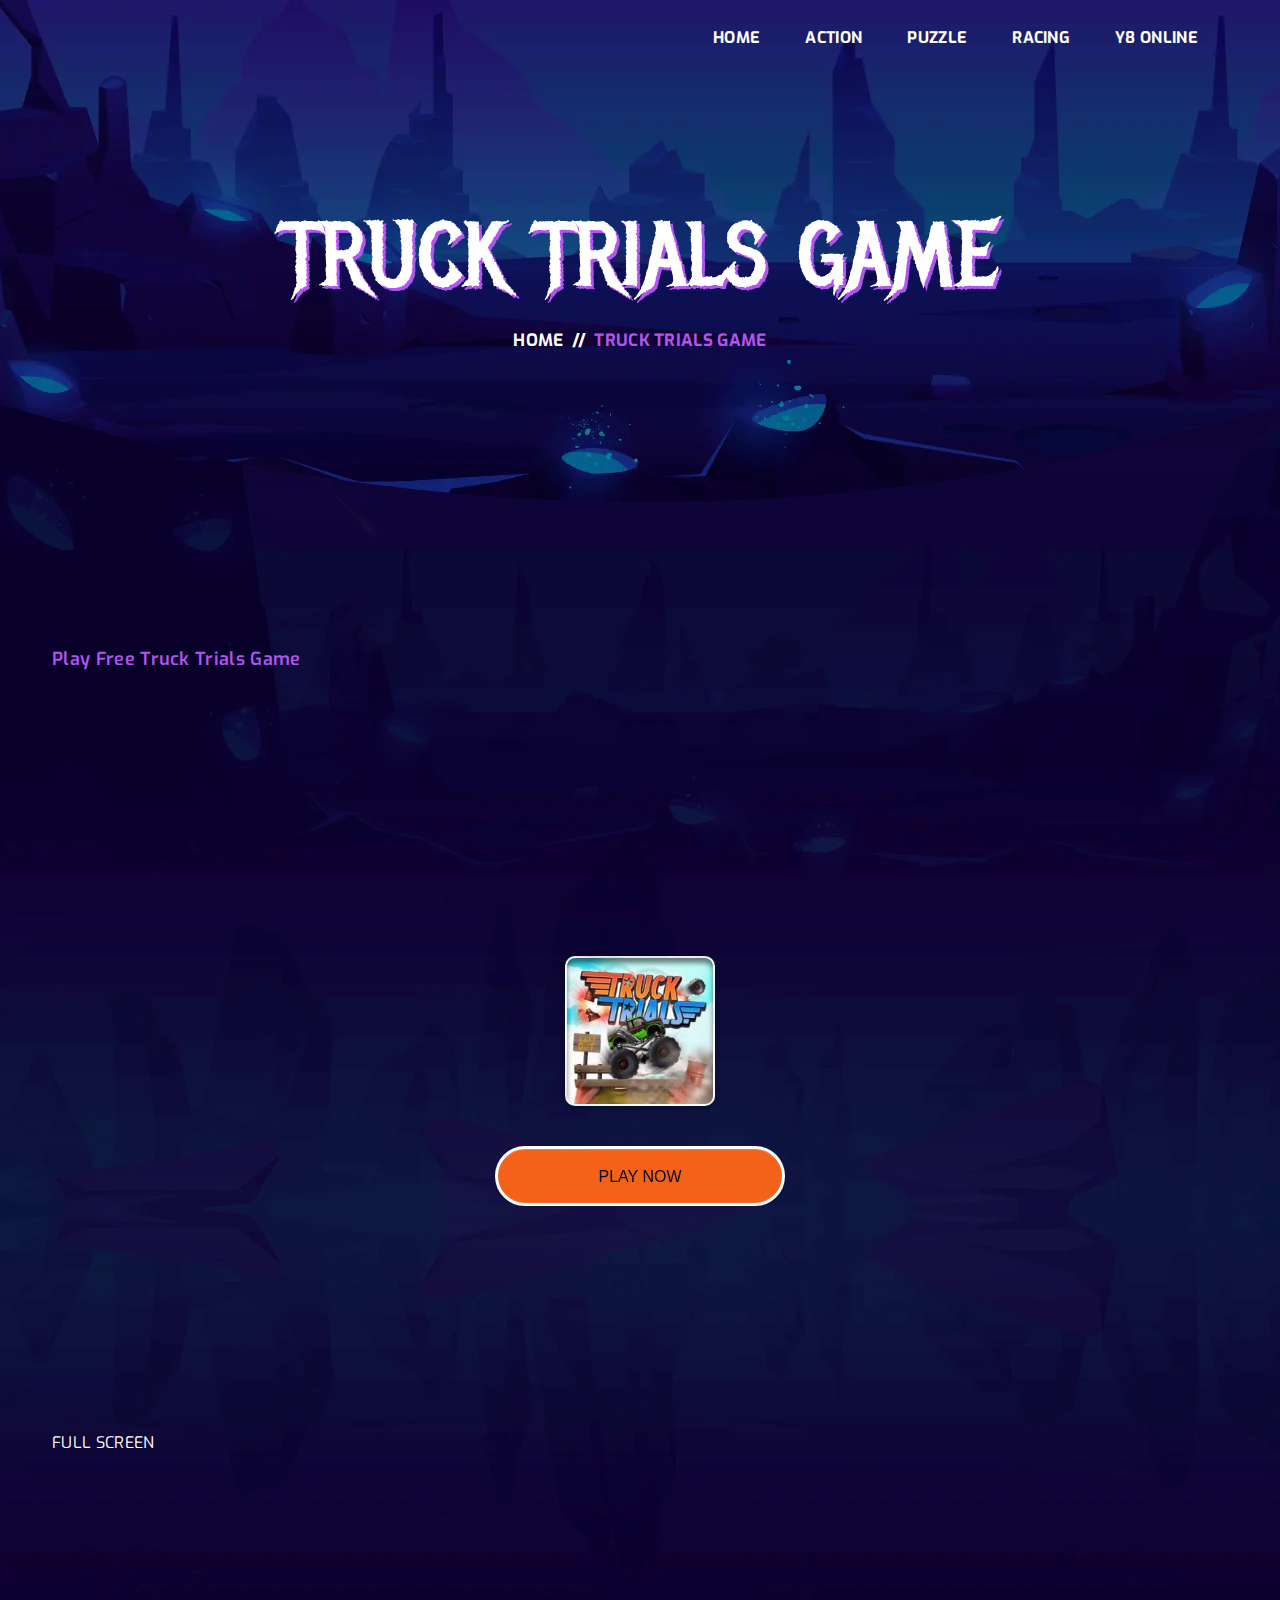
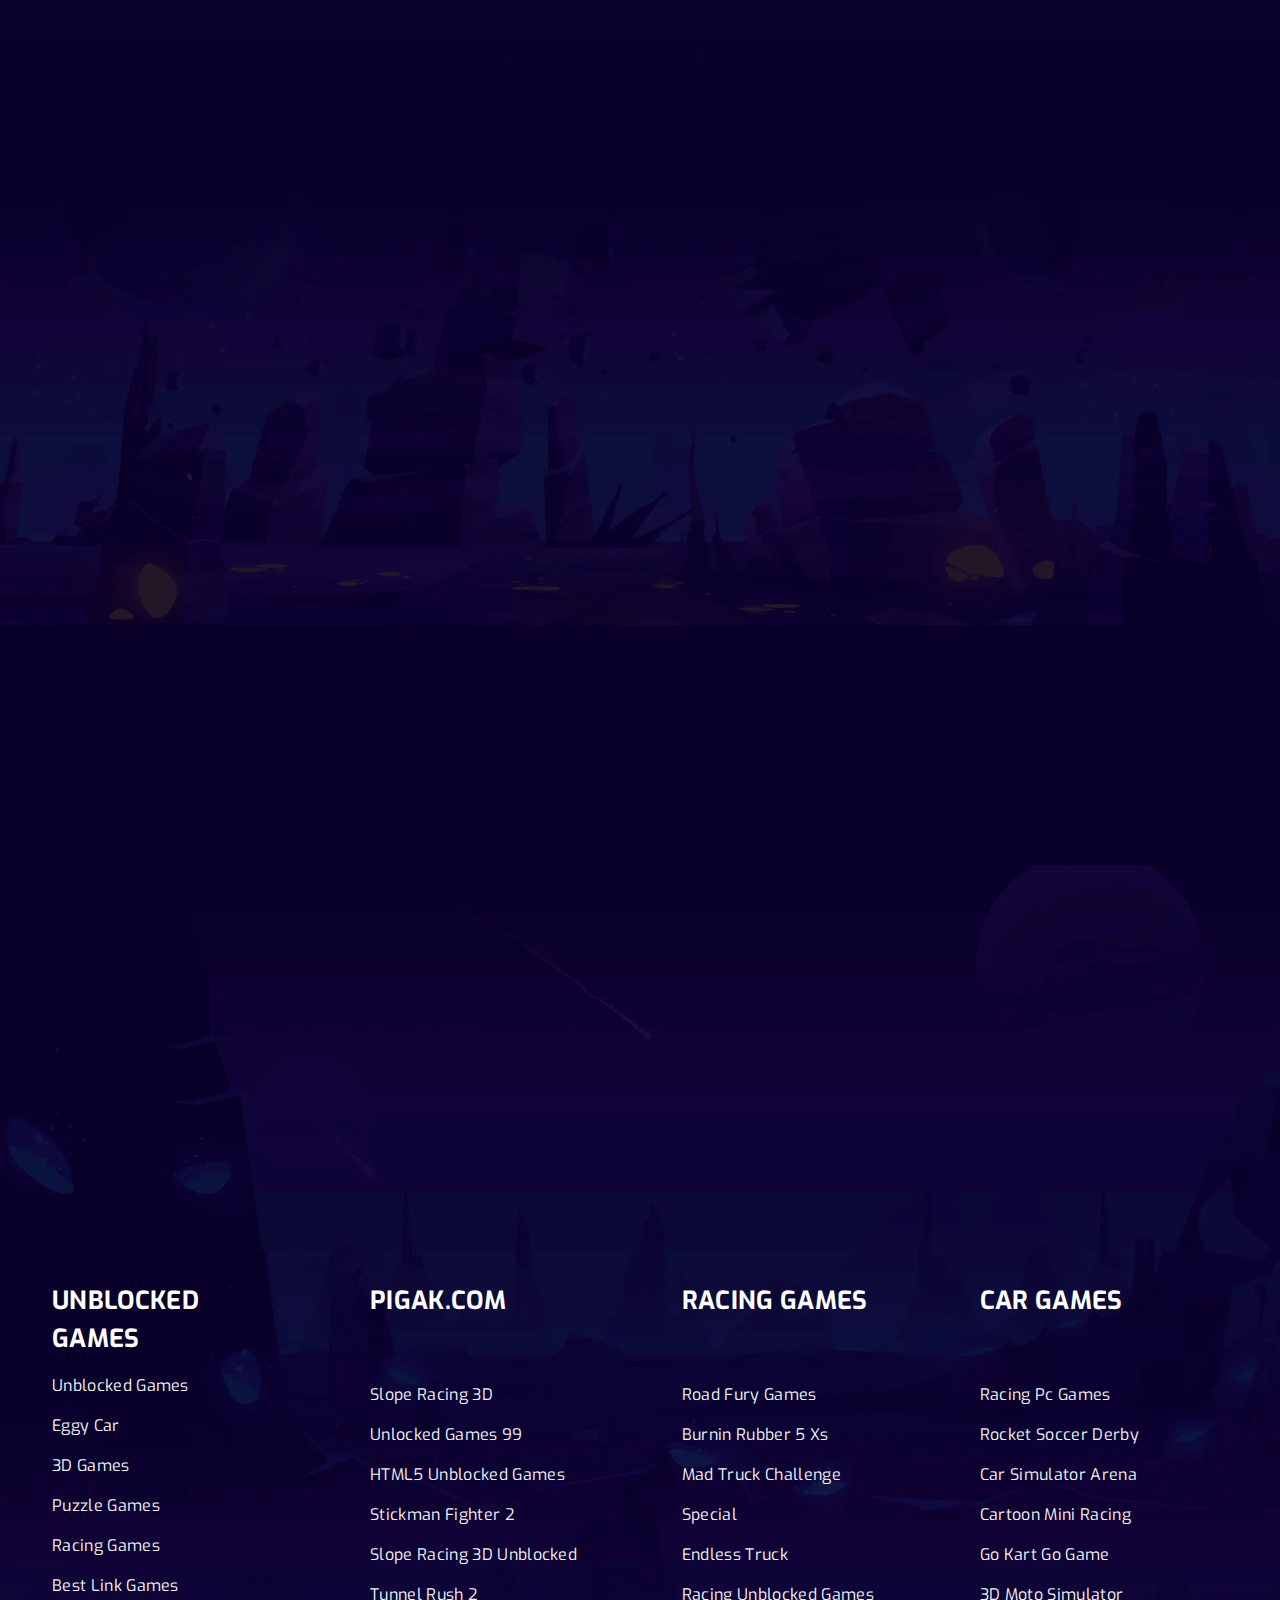
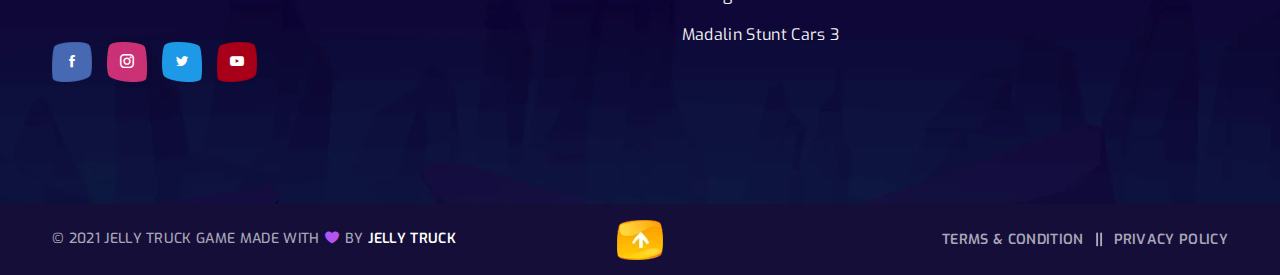
<file: truck-trials.html>
<!doctype html>
<html class="no-js" lang="en">

<head>
    <meta charset="utf-8">
    <meta http-equiv="x-ua-compatible" content="ie=edge">
    <title>Truck Trials - Play Truck Trials Game (Racing Games, Car Games)</title>
    <meta name="description" content="Bonx is a terrific esports website template with a slick and modern look.  It’s a robust gaming HTML template for bloggers and online gamers who want to share their enthusiasm for games on the internet."/>
    <meta name="keywords" content="	bootstrap, clean, esports, game, game portal, Game website, gamer, games, gaming, magazine, match, modern, online game, sport, sports">
    <meta name="author" content="Code Carnival">
    <meta name="viewport" content="width=device-width, initial-scale=1">
    
    <!-- Add site Favicon -->
    <link rel="shortcut icon" href="assets/img/favicon.ico" type="image/png">

    <!-- CSS 
    ========================= -->
    <link rel="preconnect" href="https://fonts.googleapis.com">
    <link rel="preconnect" href="https://fonts.gstatic.com" crossorigin>
    <link href="https://fonts.googleapis.com/css2?family=Exo:ital,wght@0,100;0,200;0,300;0,400;0,500;0,600;0,700;0,800;0,900;1,100;1,200;1,300;1,400;1,500;1,600;1,700;1,800;1,900&family=Metal+Mania&display=swap" rel="stylesheet">

    <link rel="stylesheet" href="assets/css/vendor/bootstrap.min.css">
    <link rel="stylesheet" href="assets/css/slick.css">
    <link rel="stylesheet" href="assets/css/icofont.min.css">
    <link rel="stylesheet" href="assets/css/animate.css">
    <link rel="stylesheet" href="assets/css/nice-select.css">
    <link rel="stylesheet" href="assets/css/magnific-popup.css">
    <!-- Main Style CSS -->
    <link rel="stylesheet" href="assets/css/style.css">
    <style>
        .game-iframe-container {
            position: relative;
            overflow: hidden;
            width: 100%;
            min-height: 75vh;
        }
        .game-iframe {
            position: absolute;
            top: 0;
            left: 0;
            bottom: 0;
            right: 0;
            width: 100%;
            height: 100%;
        }
                .FG-splash-button{
                    border-bottom-color:#ffb53d!important;
                    color:#000;background:linear-gradient(140deg,#fbde04,#e2c803)}
                .FG-splash-button:hover{
                    border-bottom-color:#ff5e00!important;
                    color:#fff;
                    background:linear-gradient(140deg,#ff9214,#fa8500)}
                .FG-splash-button:active{
                    border-bottom-color:#ff7e33!important;
                    background:linear-gradient(140deg,#ffa947,#ff9d2e)}
                .SP-splash-button{
                    width:290px;
                    height:60px;
                    margin-top:2.5rem;
                    border-radius:290486px!important;
                    padding-left:2rem;
                    padding-right:2rem;
                    border:3px solid #fff!important;
                    color:#0a0a0a;
                    text-transform:uppercase;
                    background:linear-gradient(180deg,#F46119,#F46119);
                    box-shadow:12px 14px 15px -1px rgba(0,0,0,.2)}
                .SP-splash-button:before{
                    content:"";
                    position:absolute;
                    left:0;top:1px;
                    width:100%;
                    height:100%;
                    border-radius:290486px!important;
                    opacity:0;
                    background:linear-gradient(180deg,#fff600,#ffde00);
                    box-shadow:inset 0 0 7px 0 rgba(223,180,170,.53);
                    transform:scale(0);
                    transform-origin:50% 100%;
                    will-change:transform;
                    transition:transform .3s cubic-bezier(.25,.46,.45,.94),opacity .2s cubic-bezier(.25,.46,.45,.94);
                    z-index:-1}
                .SP-splash-top>div>button:active{transform:translateY(0)}
                .SP-splash-button:hover:before{
                    top:0;
                    opacity:1;
                    transform:scale(1)}
                .SP-splash-top>div>button:active:before{
                    box-shadow:inset 0 0 7px 0 rgba(224,71,36,.53),inset 0 0 7px 0 rgba(0,0,0,.35)}
                .HG-splash-button{
                    height:35px;
                    line-height:35px;
                    border-bottom:none!important;
                    border-radius:5px!important;
                    color:#f06000;
                    background:#fff}
                .HG-splash-button:hover{
                    color:#fff;
                    background:#f06000}
                .BG-splash-button,.BG-splash-button:active{
                    box-shadow:inset 0 3px 0 0 #00fcff,
                    inset 20px 0 50px rgba(8,238,225,.3),
                    inset 20px 0 300px rgba(0,200,187,.05),
                    inset 0 20px 50px rgba(8,238,225,.3),
                    inset 0 0 10px #affffa,4px 4px 4px 0 rgba(10,10,10,.5)!important;
                    background-color:rgba(9,81,105,.5);
                    border:0;
                    color:#affffa;
                    width:290px;
                    height:4rem;
                    border-radius:290486px!important;
                    font-size:1.25rem!important;
                    border:2px solid #5258b5!important;
                    opacity:.7}
                .BG-splash-button:before{
                    content:"";
                    position:absolute;
                    left:0;top:1px;
                    width:100%;
                    height:100%;
                    border-radius:290486px!important;
                    opacity:0;
                    background-color:#fff;box-shadow:inset 0 0 7px 0 rgba(223,180,170,.53)!important;transform:scale(0);
                    transform-origin:50% 50%;will-change:transform;
                    transition:transform 172ms cubic-bezier(.25,.46,.45,.94),opacity 172ms cubic-bezier(.25,.46,.45,.94);
                    z-index:-1}
                .BG-splash-button:hover{
                    color:rgba(0,0,0,.7)!important;border:2px solid #098c9c!important}
                .BG-splash-button:active{
                    border-color:transparent!important;
                    color:rgba(0,0,0,.7);transform:translateY(0)}
                .BG-splash-button:hover:before{
                    top:0;
                    opacity:1;
                    transform:scale(1)}
                .BG-splash-button:active:before{
                    box-shadow:inset 0 0 7px 0 rgba(224,71,36,.53),inset 0 0 7px 0 rgba(0,0,0,.35)!important}body{position:inherit}
                .talpa-splash-background-container{
                    box-sizing:border-box;
                    position:absolute;
                    top:0;
                    left:0;
                    width:100%;
                    height:100%;
                    background-color:#000;
                    overflow:hidden}
                .talpa-splash-background-image{
                    box-sizing:border-box;
                    position:absolute;
                    top:-25%;
                    left:-25%;
                    width:150%;
                    height:150%;
                    background-image:var(--thumb);
                    background-size:cover;
                    filter:blur(50px) brightness(1.5)}
                .talpa-splash-container{
                    display:flex;
                    flex-flow:column;
                    box-sizing:border-box;
                    position:absolute;
                    bottom:0;
                    width:100%;
                    height:100%}
                .talpa-splash-top{
                    display:flex;
                    flex-flow:column;
                    box-sizing:border-box;
                    flex:1;
                    align-self:center;
                    justify-content:center;
                    padding:20px}
                .talpa-splash-top>div{text-align:center}
                .talpa-splash-top>div>button{
                    position:relative;
                    min-width:180px;
                    min-height:45px;
                    line-height:45px;
                    border:0;
                    border-radius:25px;
                    border-bottom:5px solid grey;
                    white-space:nowrap;
                    text-overflow:ellipsis;
                    text-align:center;
                    text-transform:uppercase;
                    text-shadow:1px 1px 1px rgba(0,0,0,.004);
                    font-family:Roboto Condensed,Helvetica Neue,Arial,"sans-serif";
                    font-size:16px;
                    font-weight:400;
                    cursor:pointer;
                    box-shadow:inset 0 -1px 1px hsla(0,0%,100%,.1),inset 0 1px 1px hsla(0,0%,100%,.2);
                    will-change:transform;
                    transition:transform .15s linear}
                .talpa-splash-top>div>button:focus{outline:none}
                .talpa-splash-top>div>button:active{
                    box-shadow:0 10px 20px rgba(0,0,0,.19),0 6px 6px rgba(0,0,0,.13);
                    transform:translateY(-5px)}
                .talpa-loader,.talpa-loader:after{
                    border-radius:50%;
                    width:1.5em;
                    height:1.5em}
                .talpa-loader{
                    box-sizing:content-box;
                    margin:0 auto;
                    font-size:10px;
                    position:relative;
                    text-indent:-9999em;
                    border:1.1em solid hsla(0,0%,100%,.2);
                    border-left-color:#fff;
                    -webkit-transform:translateZ(0);
                    -ms-transform:translateZ(0);
                    transform:translateZ(0);
                    -webkit-animation:talpa-load8 1.1s linear infinite;
                    animation:talpa-load8 1.1s linear infinite;
                    display:none}
                .talpa-splash-top>div>div:first-child{
                    position:relative;
                    width:150px;
                    height:150px;
                    margin:auto auto 20px;
                    border-radius:10px;
                    overflow:hidden;
                    border:2px solid hsla(0,0%,100%,.8);
                    box-shadow:inset 0 5px 5px rgba(0,0,0,.5),0 2px 4px rgba(0,0,0,.3);
                    background-image:var(--thumb);
                    background-position:50%;
                    background-size:cover}
                .talpa-splash-top>div>div>img{
                    width:100%;
                    height:100%}
                .talpa-splash-bottom{
                    display:flex;
                    flex-flow:column;
                    box-sizing:border-box;
                    align-self:center;
                    justify-content:center;
                    width:100%;
                    padding:0 0 20px}
                .talpa-splash-bottom>.talpa-splash-consent,.talpa-splash-bottom>.talpa-splash-title{
                    box-sizing:border-box;
                    width:100%;
                    padding:20px;
                    background:linear-gradient(90deg,transparent,rgba(0,0,0,.5) 50%,transparent);
                    color:#fff;
                    text-align:left;
                    font-size:12px;
                    font-family:Arial;
                    font-weight:400;
                    text-shadow:0 0 1px rgba(0,0,0,.7);
                    line-height:150%}
                .talpa-splash-bottom>.talpa-splash-title{
                    padding:15px 0;
                    text-align:center;
                    font-size:18px;
                    font-family:Helvetica,Arial,sans-serif;
                    font-weight:700;
                    line-height:100%}
                .talpa-splash-bottom>.talpa-splash-consent a{
                    color:#fff}
                    @-webkit-keyframes talpa-load8{0%{-webkit-transform:rotate(0deg);
                    transform:rotate(0deg)}to{-webkit-transform:rotate(1turn);
                    transform:rotate(1turn)}}
                    @keyframes talpa-load8{0%{-webkit-transform:rotate(0deg);
                    transform:rotate(0deg)}to{-webkit-transform:rotate(1turn);
                    transform:rotate(1turn)}}
                    @keyframes talpa-gradient{0%{background-position:0 50%}50%{background-position:100% 50%}to{background-position:0 50%}}
                .iframeloader {
                    background: url(./images/loadinggif.gif) center center no-repeat;
                    background-size: 5vw;}
        .article-header {
            width: 100%;
            float: left;
            border-bottom: 1px solid rgba(255,255,255,.1);
            padding-bottom: 20px;
            margin-bottom: 30px;
            margin-top: 20px
        }
        
    </style>
</head>

<body class="body__bg" data-bgimg="assets/img/bg/body-bg2.webp">
   
  
    <!--header area start-->
    <header class="header_section header_transparent sticky-header">
        <div class="container">
            <div class="row">
                <div class="col-12">
                    <div class="main_header d-flex justify-content-between align-items-center">
                        <div class="header_logo">                        
                        </div>
                        <!--main menu start-->
                        <div class="main_menu d-none d-lg-block"> 
                            <nav>  
                                <ul class="d-flex">
                                    <li><a href="index.html">Home</a></li> 
                                    <li><a href="https://pigak.com/action.html">Action</a></li>
                                    <li><a href="https://pigak.com/puzzle.html">Puzzle</a></li>
                                    <li><a href="https://racingpcgame.com/">Racing</a></li>
                                    <li><a href="https://y8online.github.io/jellytruck">Y8 Online</a></li>
                                </ul>  
                            </nav>
                        </div>
                        <!--main menu end-->
                    </div>
                </div>
            </div>
        </div>
    </header>
    <!--header area end-->
    <!-- breadcrumbs area start -->
    <div class="breadcrumbs_aree breadcrumbs_bg mb-140" data-bgimg="assets/img/bg/breadcrumbs-bg.webp">
        <div class="container">
            <div class="row">
                <div class="col-12">
                    <div class="breadcrumbs_text text-center">
                        <h1>Truck Trials Game</h1>
                        <ul class="d-flex justify-content-center">
                            <li><a href="index.html">Home </a></li>
                            <li> <span>//</span></li>
                            <li>Truck Trials Game</li>
                        </ul>
                    </div>
                </div>
            </div>
        </div>
    </div>
    <!-- breadcrumbs area end -->
    
    <!-- page wrapper start -->
    <div class="page_wrapper">

        <!--game details section area start-->
        <section class="game_details_section mb-125">
            <div class="container">
                <div class="row">
                    <div class="col-12">
                        <div class="game_details_inner">
                            <div class="game_details_content top">
                                <span>Play Free Truck Trials Game</span></div>
                            <div class="game-iframe-container" id="loadgame">
                                <div class="talpa-splash-container" style="background: var(--color2);"><div class="talpa-splash-top"><div>
                                     <div style="--thumb:url(assets/img/trucktrials/ttlogo.jpg);" alt="Stylish Crop Top Trends"></div>
                                     <button id="talpa-splash-button" class="SP-splash-button" onclick="loadMainGame()" style="display: block;">PLAY NOW</button>
                                     <div class="talpa-loader" style="display: none;">Loading...</div></div></div><div class="talpa-splash-bottom"></div></div>
                             </div>
                             <a class="cs-hero_btn cs-style1 cs-color3" onclick="open_fullscreen()" style="cursor: pointer;"><span>FULL SCREEN</span></a> 
                             
                            </div>                           
                        </div>
                    </div>
                </div>
            </div>
        </section>
        <!--game details section area end--> 
                <!-- player list section start -->
                <section class="player_list_section mb-125">
                    <div class="container">
                        <div class="row mb-n50">
                            <div class="col-lg-4 col-md-6 col-12 mb-50">
                                <!--  Single Player List Start-->
                                <div class="player_list_single_item wow fadeInLeft" data-wow-delay="0.1s" data-wow-duration="1.1s">
                                    <div class="top">
                                        <a class="image" href="adventure-drivers.html"><img src="assets/img/adventuredrivers/adventure-drivers.png" alt="adventure-drivers"></a>
                                        <div class="overlay">
                                            <div class="social-link">
                                                <a href="https://www.instagram.com/racingpcgames" target="_blank" rel="noopener noreferrer"><i class="icofont-instagram"></i></a> 
                                                <a href="https://www.facebook.com/unblockedgames" target="_blank" rel="noopener noreferrer"><i class="icofont-facebook"></i></a> 
                                                <a href="https://twitter.com/gamesnoads" target="_blank" rel="noopener noreferrer"><i class="icofont-twitter"></i></a> 
                                                <a href="https://www.youtube.com/@pcracinggames" target="_blank" rel="noopener noreferrer"><i class="icofont-youtube-play"></i></a> 
                                            </div>
                                        </div>
                                    </div>
                                    <div class="content">
                                        <h4 class="title"><a href="adventure-drivers.html">ADVENTURE DRIVERS</a></h4>
                                        <h5 class="level-text">100 LEVEL COMPLETED</h5>
        
                                        <div class="content-shape-img">
                                            <img width="351" height="126" src="assets/img/others/tam-text-shape.webp" alt="jelly-truck">
                                            <img width="351" height="126" src="assets/img/others/tam-text-shape2.webp" alt="jelly-truck">
                                        </div>
                                    </div>
        
                                </div>
                                <!--  Single Player List End-->
                            </div>
                            <div class="col-lg-4 col-md-6 col-12 mb-50">
                                <!--  Single Player List Start-->
                                <div class="player_list_single_item wow fadeInLeft" data-wow-delay="0.2s" data-wow-duration="1.1s">
                                    <div class="top">
                                        <a class="image" href="eggy-car.html"><img src="assets/img/eggycar/eggy-car.logo.png" alt="eggy-car"></a>
                                        <div class="overlay">
                                            <div class="social-link">
                                                <a href="https://www.instagram.com/racingpcgames" target="_blank" rel="noopener noreferrer"><i class="icofont-instagram"></i></a> 
                                                <a href="https://www.facebook.com/unblockedgames" target="_blank" rel="noopener noreferrer"><i class="icofont-facebook"></i></a> 
                                                <a href="https://twitter.com/gamesnoads" target="_blank" rel="noopener noreferrer"><i class="icofont-twitter"></i></a> 
                                                <a href="https://www.youtube.com/@pcracinggames" target="_blank" rel="noopener noreferrer"><i class="icofont-youtube-play"></i></a> 
                                            </div>
                                        </div>
                                    </div>
                                    <div class="content">
                                        <h4 class="title"><a href="eggy-car.html">EGGY CAR</a></h4>
                                        <h5 class="level-text">100 LEVEL COMPLETED</h5>
        
                                        <div class="content-shape-img">
                                            <img width="351" height="126" src="assets/img/others/tam-text-shape.webp" alt="">
                                            <img width="351" height="126" src="assets/img/others/tam-text-shape2.webp" alt="">
                                        </div>
                                    </div>
        
                                </div>
                                <!--  Single Player List End-->
                            </div>
                            <div class="col-lg-4 col-md-6 col-12 mb-50"> 
                                <!--  Single Player List Start-->
                                <div class="player_list_single_item wow fadeInLeft" data-wow-delay="0.3s" data-wow-duration="1.1s">
                                    <div class="top">
                                        <a class="image" href="car-rush.html"><img src="assets/img/carrush/car-rush.png" alt="car-rush"></a>
                                        <div class="overlay">
                                            <div class="social-link">
                                                <a href="https://www.instagram.com/racingpcgames" target="_blank" rel="noopener noreferrer"><i class="icofont-instagram"></i></a> 
                                                <a href="https://www.facebook.com/unblockedgames" target="_blank" rel="noopener noreferrer"><i class="icofont-facebook"></i></a> 
                                                <a href="https://twitter.com/gamesnoads" target="_blank" rel="noopener noreferrer"><i class="icofont-twitter"></i></a> 
                                                <a href="https://www.youtube.com/@pcracinggames" target="_blank" rel="noopener noreferrer"><i class="icofont-youtube-play"></i></a> 
                                            </div>
                                        </div>
                                    </div>
                                    <div class="content">
                                        <h4 class="title"><a href="car-rush.html">CAR RUSH</a></h4>
                                        <h5 class="level-text">100 LEVEL COMPLETED</h5>
        
                                        <div class="content-shape-img">
                                            <img width="351" height="126" src="assets/img/others/tam-text-shape.webp" alt="car-rush">
                                            <img width="351" height="126" src="assets/img/others/tam-text-shape2.webp" alt="car-rush">
                                        </div>
                                    </div>
        
                                </div>
                                <!--  Single Player List End-->
                            </div>
                            <div class="col-lg-4 col-md-6 col-12 mb-50">
                                <!--  Single Player List Start-->
                                <div class="player_list_single_item wow fadeInLeft" data-wow-delay="0.4s" data-wow-duration="1.1s">
                                    <div class="top">
                                        <a class="image" href="endless-truck.html"><img src="assets/img/endlesstruck/endless-truck.png" alt="endless-truck"></a>
                                        <div class="overlay">
                                            <div class="social-link">
                                                <a href="https://www.instagram.com/racingpcgames" target="_blank" rel="noopener noreferrer"><i class="icofont-instagram"></i></a> 
                                                <a href="https://www.facebook.com/unblockedgames" target="_blank" rel="noopener noreferrer"><i class="icofont-facebook"></i></a> 
                                                <a href="https://twitter.com/gamesnoads" target="_blank" rel="noopener noreferrer"><i class="icofont-twitter"></i></a> 
                                                <a href="https://www.youtube.com/@pcracinggames" target="_blank" rel="noopener noreferrer"><i class="icofont-youtube-play"></i></a> 
                                            </div>
                                        </div>
                                    </div>
                                    <div class="content">
                                        <h4 class="title"><a href="endless-truck.html">ENDLESS TRUCK</a></h4>
                                        <h5 class="level-text">90 LEVEL COMPLETED</h5>
        
                                        <div class="content-shape-img">
                                            <img width="351" height="126" src="assets/img/others/tam-text-shape.webp" alt="endless-truck">
                                            <img width="351" height="126" src="assets/img/others/tam-text-shape2.webp" alt="endless-truck">
                                        </div>
                                    </div>
                                </div>
                            </div>
                            <div class="col-lg-4 col-md-6 col-12 mb-50">
                                <!--  Single Player List Start-->
                                <div class="player_list_single_item wow fadeInLeft" data-wow-delay="0.5s" data-wow-duration="1.1s">
                                    <div class="top">
                                        <a class="image" href=""><img src="assets/img/trucktrials/ttlogo.jpg" alt="truck trials"></a>
                                        <div class="overlay">
                                            <div class="social-link">
                                                <a href="https://www.instagram.com/racingpcgames" target="_blank" rel="noopener noreferrer"><i class="icofont-instagram"></i></a> 
                                                <a href="https://www.facebook.com/unblockedgames" target="_blank" rel="noopener noreferrer"><i class="icofont-facebook"></i></a> 
                                                <a href="https://twitter.com/gamesnoads" target="_blank" rel="noopener noreferrer"><i class="icofont-twitter"></i></a> 
                                                <a href="https://www.youtube.com/@pcracinggames" target="_blank" rel="noopener noreferrer"><i class="icofont-youtube-play"></i></a> 
                                            </div>
                                        </div>
                                    </div>
                                    <div class="content">
                                        <h4 class="title"><a href="truck-trials.html">TRUCK TRIALS</a></h4>
                                        <h5 class="level-text">75 LEVEL COMPLETED</h5>
        
                                        <div class="content-shape-img">
                                            <img width="351" height="126" src="assets/img/others/tam-text-shape.webp" alt="truck-trials">
                                            <img width="351" height="126" src="assets/img/others/tam-text-shape2.webp" alt="truck-trials">
                                        </div>
                                    </div>
        
                                </div>
                                <!--  Single Player List End-->
                            </div>
                            <div class="col-lg-4 col-md-6 col-12 mb-50">
                                <!--  Single Player List Start-->
                                <div class="player_list_single_item wow fadeInLeft" data-wow-delay="0.6s" data-wow-duration="1.1">
                                    <div class="top">
                                        <a class="image" href="smash-karts.html"><img src="assets/img/smashkarts/smashkarts.jpg" alt="smashkarts"></a>
                                        <div class="overlay">
                                            <div class="social-link">
                                                <a href="https://www.instagram.com/racingpcgames" target="_blank" rel="noopener noreferrer"><i class="icofont-instagram"></i></a> 
                                                <a href="https://www.facebook.com/unblockedgames" target="_blank" rel="noopener noreferrer"><i class="icofont-facebook"></i></a> 
                                                <a href="https://twitter.com/gamesnoads" target="_blank" rel="noopener noreferrer"><i class="icofont-twitter"></i></a> 
                                                <a href="https://www.youtube.com/@pcracinggames" target="_blank" rel="noopener noreferrer"><i class="icofont-youtube-play"></i></a> 
                                            </div>
                                        </div>
                                    </div>
                                    <div class="content">
                                        <h4 class="title"><a href="smash-karts.html">SMASH KARTS</a></h4>
                                        <h5 class="level-text">102 LEVEL COMPLETED</h5>
        
                                        <div class="content-shape-img">
                                            <img width="351" height="126" src="assets/img/others/tam-text-shape.webp" alt="">
                                            <img width="351" height="126" src="assets/img/others/tam-text-shape2.webp" alt="">
                                        </div>
                                    </div>
        
                                </div>
                                <!--  Single Player List End-->
                            </div>
                        </div>
                    </div>
                </section>
                <!-- player list section end -->
        <!--footer area start-->
        <footer class="footer_widgets">
            <div class="main_footer">
                <div class="container">
                    <div class="row">
                        <div class="col-12">
                            <div class="main_footer_inner d-flex">
                                <div class="footer_widget_list">
                                    <div class="footer_logo">
                                        <div class="footer_menu">
                                            <h3>Unblocked Games</h3>
                                            <ul>
                                                <li><a href="https://pigak.com">Unblocked Games</a></li>
                                                <li><a href="https://pigak.com/eggy-car.html/">Eggy Car</a></li>
                                                <li><a href="https://pigak.com/3d-game.html/">3D Games</a></li>
                                                <li><a href="https://pigak.com/puzzle.html">Puzzle Games</a></li>
                                                <li><a href="https://pigak.com/racing.html">Racing Games</a></li>
                                                <li><a href="https://pigak.com/best-link.html">Best Link Games</a></li>
                                            </ul>
                                        </div>
                                    </div>
                                    <div class="footer_social">
                                        <ul class="d-flex">
                                            <div class="social-link">
                                                <ul class="d-flex">
                                                    <li><a aria-label="facebook" class="facebook" href="https://www.facebook.com/unblockedgames"><i class="icofont-facebook"></i></a></li>
                                                    <li><a aria-label="instagram" class="dribbble" href="https://www.instagram.com/racingpcgames"><i class="icofont-instagram"></i></a></li>
                                                    <li><a aria-label="twitter" class="twitter" href="https://twitter.com/gamesnoads"><i class="icofont-twitter"></i></a></li>
                                                    <li><a aria-label="youtube" class="youtube" href="https://www.youtube.com/@pcracinggames"><i class="icofont-youtube-play"></i></a></li>
                                                </ul>
                                            </div>
                                        </ul>
                                    </div>
                                </div>
                                <div class="footer_widget_list contact">
                                    <h3>Pigak.com</h3>
                                    <div class="footer_menu">
                                        <ul>
                                            <li><a href="https://pigak.com/slope-racing-3d.html">Slope Racing 3D</a></li>
                                            <li><a href="https://pigak.com/">Unlocked Games 99</a></li>
                                            <li><a href="https://pigak.com/">HTML5 Unblocked Games</a></li>
                                            <li><a href="https://stickmanafk.github.io/">Stickman Fighter 2</a></li>
                                            <li><a href="https://pigak.com/">Slope Racing 3D Unblocked</a></li>
                                            <li><a href="https://pigak.com/tunnel-rush-2.html">Tunnel Rush 2</a></li>
                                        </ul>
                                    </div>
                                </div>
                                <div class="footer_widget_list footer_list_menu">
                                    <h3>Racing Games</h3>
                                    <div class="footer_menu">
                                        <ul>
                                            <li><a href="https://racingpcgame.com/road-fury.html">Road Fury Games</a></li>
                                            <li><a href="https://racingpcgame.com/burnin-rubber-5-xs.html">Burnin Rubber 5 Xs</a></li>
                                            <li><a href="https://racingpcgame.com/mad-truck-challenge-special.html">Mad Truck Challenge Special</a></li>
                                            <li><a href="https://racingpcgame.com/endless-truck.html">Endless Truck</a></li>
                                            <li><a href="https://racingpcgame.com/">Racing Unblocked Games</a></li>
                                            <li><a href="https://racingpcgame.com/madalin-stunt-cars-3.html">Madalin Stunt Cars 3</a></li>
                                        </ul>
                                    </div>
                                </div>
                                <div class="footer_widget_list footer_list_menu">
                                    <h3>Car Games</h3>
                                    <div class="footer_menu">
                                        <ul>
                                            <li><a href="https://racingpcgame.com/">Racing Pc Games</a></li>
                                            <li><a href="https://racingpcgame.com/">Rocket Soccer Derby</a></li>
                                            <li><a href="https://racingpcgame.com/">Car Simulator Arena</a></li>
                                            <li><a href="https://racingpcgame.com/">Cartoon Mini Racing</a></li>
                                            <li><a href="https://racingpcgame.com/">Go Kart Go Game</a></li>
                                            <li><a href="https://racingpcgame.com/">3D Moto Simulator</a></li>
                                        </ul>
                                    </div>
                                </div>
                            </div>
                        </div> 
                    </div>
                </div>
            </div>
            <div class="footer_bottom">
                <div class="container">
                    <div class="row">
                        <div class="col-12">
                            <div class="footer_bottom_inner d-flex justify-content-between">
                                <div class="copyright_right">
                                    <p> © 2021  Jelly Truck Game Made with  <i class="icofont-heart"></i>  by <a href="https://y8online.github.io/jellytruck/">Jelly Truck</a></p>
                                </div>
                                <div class="footer_bottom_link_menu">
                                    <ul class="d-flex">
                                        <li><a href="about.html">Terms & Condition  </a></li>
                                        <li><a href="about.html">Privacy Policy  </a></li>
                                    </ul>
                                </div>
    
                                <div class="scroll__top_icon">
                                    <a id="scroll-top" href="#"><img aria-label="scroll-top" width="46" height="40" src="assets/img/icon/scroll-top.webp" alt=""></a>
                                </div>
                            </div>
                        </div>
                    </div>
                </div>
            </div>
        </footer>
        <!--footer area end-->
<!-- JS
============================================ -->
<!--modernizr min js here-->
<script src="assets/js/vendor/modernizr-3.7.1.min.js"></script>

<!-- Vendor JS -->
<script src="assets/js/vendor/jquery-3.6.0.min.js"></script>
<script src="assets/js/vendor/jquery-migrate-3.3.2.min.js"></script>
<script src="assets/js/vendor/popper.js"></script>
<script src="assets/js/vendor/bootstrap.min.js"></script>
<script src="assets/js/slick.min.js"></script>
<script src="assets/js/wow.min.js"></script>
<script src="assets/js/jquery.nice-select.js"></script>
<script src="assets/js/jquery.magnific-popup.min.js"></script>
<script src="assets/js/jquery.counterup.min.js"></script>
<script src="assets/js/jquery-waypoints.js"></script>

<!-- Main JS -->
<script src="assets/js/main.js"></script>

<script>
    function loadMainGame(){
    var html = `<iframe class="game-iframe iframeloader" id="game_details_thumb" src="https://truck.games235.com/" width="480" height="800" scrolling="none" frameborder="0" allowfullscreen="" tabindex="0"></iframe>`;
    document.getElementById("loadgame").innerHTML = html;
    document.getElementById('loadgame').scrollIntoView();
    }
    function open_fullscreen() {
        let game = document.getElementById("game_details_thumb");
        if (game.requestFullscreen) {
            game.requestFullscreen();
        } else if (game.mozRequestFullScreen) { /* Firefox */
            game.mozRequestFullScreen();
        } else if (game.webkitRequestFullscreen) { /* Chrome, Safari and Opera */
            game.webkitRequestFullscreen();
        } else if (game.msRequestFullscreen) { /* IE/Edge */
            game.msRequestFullscreen();
        }
        };
</script>
</body>

</html>
</file>
<file: assets/css/nice-select.css>
/*--
    - nice-select
-----------------------------------*/
.nice-select {-webkit-tap-highlight-color: transparent;background-color: #fff;border-radius: 5px;border: solid 1px #e8e8e8;-webkit-box-sizing: border-box;box-sizing: border-box;clear: both;cursor: pointer;display: block;float: left;font-family: inherit;font-size: 14px;font-weight: normal;height: 42px;line-height: 40px;outline: none;padding-left: 18px;padding-right: 30px;position: relative;text-align: left !important;-webkit-transition: all 0.2s ease-in-out;transition: all 0.2s ease-in-out;-webkit-user-select: none;-moz-user-select: none;-ms-user-select: none;user-select: none;white-space: nowrap;width: auto; }.nice-select:hover {border-color: #dbdbdb; }.nice-select:active, .nice-select.open, .nice-select:focus {border-color: #999; }.nice-select:after {border-bottom: 2px solid #999;border-right: 2px solid #999;content: '';display: block;height: 5px;margin-top: -4px;pointer-events: none;position: absolute;right: 12px;top: 50%;-webkit-transform-origin: 66% 66%;transform-origin: 66% 66%;-webkit-transform: rotate(45deg);transform: rotate(45deg);-webkit-transition: all 0.15s ease-in-out;transition: all 0.15s ease-in-out;width: 5px; }.nice-select.open:after {-webkit-transform: rotate(-135deg);transform: rotate(-135deg); }.nice-select.open .list {opacity: 1;pointer-events: auto;-webkit-transform: scale(1) translateY(0);transform: scale(1) translateY(0); }.nice-select.disabled {border-color: #ededed;color: #999;pointer-events: none; }.nice-select.disabled:after {border-color: #cccccc; }.nice-select.wide {width: 100%; }.nice-select.wide .list {left: 0 !important;right: 0 !important; }.nice-select.right {float: right; }.nice-select.right .list {left: auto;right: 0; }.nice-select.small {font-size: 12px;height: 36px;line-height: 34px; }.nice-select.small:after {height: 4px;width: 4px; }.nice-select.small .option {line-height: 34px;min-height: 34px; }.nice-select .list {background-color: #fff;border-radius: 5px;-webkit-box-shadow: 0 0 0 1px rgba(68, 68, 68, 0.11);box-shadow: 0 0 0 1px rgba(68, 68, 68, 0.11);-webkit-box-sizing: border-box;box-sizing: border-box;margin-top: 4px;opacity: 0;overflow: hidden;padding: 0;pointer-events: none;position: absolute;top: 100%;left: 0;-webkit-transform-origin: 50% 0;transform-origin: 50% 0;-webkit-transform: scale(0.75) translateY(-21px);transform: scale(0.75) translateY(-21px);-webkit-transition: all 0.2s cubic-bezier(0.5, 0, 0, 1.25), opacity 0.15s ease-out;transition: all 0.2s cubic-bezier(0.5, 0, 0, 1.25), opacity 0.15s ease-out;z-index: 9; }.nice-select .list:hover .option:not(:hover) {background-color: transparent !important; }.nice-select .option {cursor: pointer;font-weight: 400;line-height: 40px;list-style: none;min-height: 40px;outline: none;padding-left: 18px;padding-right: 29px;text-align: left;-webkit-transition: all 0.2s;transition: all 0.2s; }.nice-select .option:hover, .nice-select .option.focus, .nice-select .option.selected.focus {background-color: #f6f6f6; }.nice-select .option.selected {font-weight: bold; }.nice-select .option.disabled {background-color: transparent;color: #999;cursor: default; }.no-csspointerevents .nice-select .list {display: none; }.no-csspointerevents .nice-select.open .list {display: block; }
</file>
<file: assets/css/style.css>
@charset "UTF-8";
/*  
    CSS INDEX
    =========================================
    01. header css here
    02. slider area css here
    03. blog css here
    04. testimonial css here
    05. other css here
    06. footer css here
    07. services css here
    08. about css here
    09. contact page css here
*/
* {
  -webkit-box-sizing: border-box;
          box-sizing: border-box;
}

/*----------------------------------------*/
/*  01. Theme default CSS
/*----------------------------------------*/
/*-- Common Style --*/
*, *::after, *::before {
  -webkit-box-sizing: border-box;
          box-sizing: border-box;
}

html, body {
  height: 100%;
}

body {
  line-height: 30px;
  font-size: 16px;
  font-style: normal;
  font-weight: 400;
  visibility: visible;
  font-family: "Exo", sans-serif;
  color: #fff;
  letter-spacing: 0.02em;
}

h1, h2, h3, h4, h5, h6 {
  font-weight: 400;
  margin-top: 0;
  font-family: "Exo", sans-serif;
}

h1 {
  font-size: 120px;
  line-height: 120px;
  color: #ffffff;
  text-transform: uppercase;
}

h2 {
  font-size: 55px;
  line-height: 72px;
  font-weight: 700;
  color: #ffffff;
  text-transform: uppercase;
}

h3 {
  font-size: 25px;
  line-height: 38px;
  font-weight: 700;
  color: #ffffff;
  text-transform: uppercase;
}

h4 {
  font-size: 16px;
  line-height: 19px;
}

h5 {
  font-size: 14px;
  line-height: 18px;
}

h6 {
  font-size: 12px;
  line-height: 14px;
}

p {
  color: #f3f3f3;
}

p:last-child {
  margin-bottom: 0;
}

a, button {
  color: inherit;
  line-height: inherit;
  text-decoration: none;
  cursor: pointer;
}

a, button, img, input, span {
  -webkit-transition: all 0.3s ease 0s;
  transition: all 0.3s ease 0s;
  display: inline-block;
}

.btn:focus {
  -webkit-box-shadow: none;
          box-shadow: none;
}

*:focus {
  outline: none !important;
}

a:focus {
  color: inherit;
  outline: none;
  text-decoration: none;
}

a:hover {
  text-decoration: none;
}

button, input[type=submit] {
  cursor: pointer;
}

img {
  max-width: 100%;
  height: auto;
}

ul {
  list-style: outside none none;
  margin: 0;
  padding: 0;
}

figure {
  padding: 0;
  margin: 0;
}

@-webkit-keyframes animateUpDown {
  0% {
    -webkit-transform: translateY(0px);
            transform: translateY(0px);
  }
  50% {
    -webkit-transform: translateY(-30px);
            transform: translateY(-30px);
  }
  100% {
    -webkit-transform: translateY(0px);
            transform: translateY(0px);
  }
}

@keyframes animateUpDown {
  0% {
    -webkit-transform: translateY(0px);
            transform: translateY(0px);
  }
  50% {
    -webkit-transform: translateY(-30px);
            transform: translateY(-30px);
  }
  100% {
    -webkit-transform: translateY(0px);
            transform: translateY(0px);
  }
}
.banner_keyframes_animation {
  -webkit-animation-duration: 3s;
          animation-duration: 3s;
  -webkit-animation-timing-function: cubic-bezier(0.54, 0.085, 0.5, 0.92);
          animation-timing-function: cubic-bezier(0.54, 0.085, 0.5, 0.92);
  -webkit-animation-name: animateUpDown;
          animation-name: animateUpDown;
  -webkit-animation-iteration-count: infinite;
          animation-iteration-count: infinite;
  -webkit-transition: all 0.4s cubic-bezier(0.645, 0.045, 0.355, 1);
  transition: all 0.4s cubic-bezier(0.645, 0.045, 0.355, 1);
}

/*-- 
    - Common Classes
-----------------------------------------*/
.fix {
  overflow: hidden;
}

.hidden {
  display: none;
}

.clear {
  clear: both;
}

.container {
  max-width: 1200px;
}

@media only screen and (max-width: 767px) {
  .container {
    max-width: 576px;
  }
}
@media only screen and (max-width: 479px) {
  .container {
    width: 100%;
  }
}
.capitalize {
  text-transform: capitalize;
}

.uppercase {
  text-transform: uppercase;
}

.no-gutters > .col, .no-gutters > [class*=col-] {
  padding-right: 0;
  padding-left: 0;
  margin: 0;
}

.tab-content > .tab-pane.active {
  display: block;
  height: auto;
  opacity: 1;
  overflow: visible;
}

.tab-content > .tab-pane {
  display: block;
  height: 0;
  opacity: 0;
  overflow: hidden;
}

.padding-l-r-92 {
  padding-left: 92px;
  padding-right: 92px;
}
@media only screen and (min-width: 1200px) and (max-width: 1600px) {
  .padding-l-r-92 {
    padding-left: 80px;
    padding-right: 80px;
  }
}
@media only screen and (min-width: 992px) and (max-width: 1199px) {
  .padding-l-r-92 {
    padding-left: 15px;
    padding-right: 15px;
  }
}
@media only screen and (min-width: 768px) and (max-width: 991px) {
  .padding-l-r-92 {
    padding-left: 0;
    padding-right: 0;
  }
}
@media only screen and (max-width: 767px) {
  .padding-l-r-92 {
    padding-left: 0;
    padding-right: 0;
  }
}

.body__bg {
  background-size: cover;
  background-color: #140e38;
}

.btn.btn-link {
  font-size: 23px;
  line-height: 73px;
  height: 73px;
  width: 230px;
  padding: 0 15px;
  background: url(../img/others/btn-bg.webp);
  background-repeat: no-repeat;
  background-attachment: scroll;
  background-position: center center;
  background-size: cover;
  position: relative;
  z-index: 9;
  color: #ffffff;
  border: 0;
  font-weight: 700;
  text-decoration: none;
}
@media only screen and (min-width: 768px) and (max-width: 991px) {
  .btn.btn-link {
    font-size: 20px;
  }
}
@media only screen and (max-width: 767px) {
  .btn.btn-link {
    font-size: 18px;
  }
}
.btn.btn-link img {
  margin-left: 14px;
}
@media only screen and (max-width: 767px) {
  .btn.btn-link img {
    width: 17px;
  }
}
.btn.btn-link:hover {
  opacity: 0.8;
}
.btn.btn-link:hover img {
  margin-left: 20px;
}

@-webkit-keyframes waveAnimate {
  0% {
    -webkit-transform: scale(0.8);
            transform: scale(0.8);
    opacity: 1;
  }
  100% {
    -webkit-transform: scale(1.2);
            transform: scale(1.2);
    opacity: 0.001;
  }
}

@keyframes waveAnimate {
  0% {
    -webkit-transform: scale(0.8);
            transform: scale(0.8);
    opacity: 1;
  }
  100% {
    -webkit-transform: scale(1.2);
            transform: scale(1.2);
    opacity: 0.001;
  }
}
.video_popup {
  width: 120px;
  height: 120px;
  border-radius: 50%;
  background: #b154f0;
  display: -webkit-box;
  display: -ms-flexbox;
  display: flex;
  -webkit-box-align: center;
      -ms-flex-align: center;
          align-items: center;
  -webkit-box-pack: center;
      -ms-flex-pack: center;
          justify-content: center;
  color: #fff !important;
  position: relative;
}
@media only screen and (min-width: 768px) and (max-width: 991px) {
  .video_popup {
    width: 100px;
    height: 100px;
  }
}
@media only screen and (max-width: 767px) {
  .video_popup {
    width: 80px;
    height: 80px;
    margin: 0 auto;
  }
}
.video_popup::before, .video_popup::after {
  position: absolute;
  content: "";
  top: 0;
  left: 0;
  width: 100%;
  height: 100%;
  border-radius: 50%;
  -webkit-transform: translate(-50%, -50%);
          transform: translate(-50%, -50%);
  border: 2px solid #fff;
  -webkit-animation-name: waveAnimate;
          animation-name: waveAnimate;
  -webkit-animation-duration: 4s;
          animation-duration: 4s;
  -webkit-animation-iteration-count: infinite;
          animation-iteration-count: infinite;
  z-index: -1;
}
.video_popup::before {
  -webkit-animation-delay: 0s;
          animation-delay: 0s;
}
.video_popup::after {
  -webkit-animation-delay: 0.5s;
          animation-delay: 0.5s;
}

@media only screen and (min-width: 768px) and (max-width: 991px) {
  .section_title.mb-60 {
    margin-bottom: 30px;
  }
}
@media only screen and (max-width: 767px) {
  .section_title.mb-60 {
    margin-bottom: 30px;
  }
}
@media only screen and (min-width: 768px) and (max-width: 991px) {
  .section_title.mb-70 {
    margin-bottom: 40px;
  }
}
@media only screen and (max-width: 767px) {
  .section_title.mb-70 {
    margin-bottom: 35px;
  }
}
.section_title h2 {
  margin-bottom: 0;
}
@media only screen and (min-width: 1200px) and (max-width: 1600px) {
  .section_title h2 {
    font-size: 50px;
    line-height: 65px;
  }
}
@media only screen and (min-width: 992px) and (max-width: 1199px) {
  .section_title h2 {
    font-size: 40px;
    line-height: 54px;
  }
}
@media only screen and (min-width: 768px) and (max-width: 991px) {
  .section_title h2 {
    font-size: 35px;
    line-height: 45px;
  }
}
@media only screen and (max-width: 767px) {
  .section_title h2 {
    font-size: 28px;
    line-height: 38px;
  }
}
@media only screen and (max-width: 575px) {
  .section_title h2 {
    font-size: 23px;
    line-height: 32px;
  }
}
.section_title h2 span {
  color: #b154f0;
}
.section_title p {
  font-size: 18px;
  line-height: 35px;
  margin-top: 12px;
}
@media only screen and (min-width: 992px) and (max-width: 1199px) {
  .section_title p {
    font-size: 17px;
    line-height: 32px;
    margin-top: 10px;
  }
}
@media only screen and (min-width: 768px) and (max-width: 991px) {
  .section_title p {
    font-size: 16px;
    line-height: 30px;
    margin-top: 10px;
  }
}
@media only screen and (max-width: 767px) {
  .section_title p {
    font-size: 15px;
    line-height: 28px;
    margin-top: 10px;
  }
}
@media only screen and (max-width: 575px) {
  .section_title p {
    font-size: 14px;
    line-height: 25px;
  }
}

.slick_navigation > button {
  position: absolute;
  width: 68px;
  height: 55px;
  line-height: 52px;
  text-align: center;
  border: 0;
  background: url(../img/icon/navigation-bg1.webp);
  z-index: 9;
  top: 50%;
  -webkit-transform: translatey(-50%);
          transform: translatey(-50%);
  left: 0;
}
@media only screen and (max-width: 575px) {
  .slick_navigation > button {
    width: 53px;
    height: 43px;
    line-height: 42px;
    background-size: cover;
  }
}
.slick_navigation > button:hover {
  background: url(../img/icon/navigation-bg2.webp);
}
@media only screen and (max-width: 575px) {
  .slick_navigation > button:hover {
    background-size: cover;
  }
}
.slick_navigation > button.next_arrow {
  left: auto;
  right: 0;
}

/*--
  -  Fonts color
------------------------------*/
.text-black {
  color: #000000;
}

/*-- 
    - Background color
-----------------------------------------*/
.bg-white {
  background-color: #ffffff;
}

.bg-grey {
  background-color: #f8f8f8;
}

.bluewood-bg {
  background: #354b65;
}

/*-- 
    - Input Placeholder
-----------------------------------------*/
input:-moz-placeholder, textarea:-moz-placeholder {
  opacity: 1;
  -ms-filter: "progid:DXImageTransform.Microsoft.Alpha(Opacity=100)";
}

input::-webkit-input-placeholder, textarea::-webkit-input-placeholder {
  opacity: 1;
  -ms-filter: "progid:DXImageTransform.Microsoft.Alpha(Opacity=100)";
}

input::-moz-placeholder, textarea::-moz-placeholder {
  opacity: 1;
  -ms-filter: "progid:DXImageTransform.Microsoft.Alpha(Opacity=100)";
}

input:-ms-input-placeholder, textarea:-ms-input-placeholder {
  opacity: 1;
  -ms-filter: "progid:DXImageTransform.Microsoft.Alpha(Opacity=100)";
}

/*margin css here*/
.mb-222 {
  margin-bottom: 222px;
}

.mb-150 {
  margin-bottom: 150px;
}

.mb-144 {
  margin-bottom: 144px;
}

.mb-142 {
  margin-bottom: 142px;
}

.mb-140 {
  margin-bottom: 140px;
}

.mb-135 {
  margin-bottom: 135px;
}

.mb-130 {
  margin-bottom: 130px;
}

.mb-125 {
  margin-bottom: 125px;
}

.mb-126 {
  margin-bottom: 126px;
}

.mb-118 {
  margin-bottom: 118px;
}

.mb-115 {
  margin-bottom: 115px;
}

.mb-110 {
  margin-bottom: 110px;
}

.mb-105 {
  margin-bottom: 105px;
}

.mb-100 {
  margin-bottom: 100px;
}

.mb-96 {
  margin-bottom: 96px;
}

.mb-90 {
  margin-bottom: 90px;
}

.mb-86 {
  margin-bottom: 86px;
}

.mb-80 {
  margin-bottom: 80px;
}

.mb-77 {
  margin-bottom: 77px;
}

.mb-72 {
  margin-bottom: 72px;
}

.mb-70 {
  margin-bottom: 70px;
}

.mb-66 {
  margin-bottom: 66px;
}

.mb-60 {
  margin-bottom: 60px;
}

.mb-55 {
  margin-bottom: 55px;
}

.mb-50 {
  margin-bottom: 50px;
}

.mb-45 {
  margin-bottom: 45px;
}

.mb-30 {
  margin-bottom: 30px;
}

.mb-35 {
  margin-bottom: 35px;
}

.mr-30 {
  margin-right: 30px;
}

.mb-25 {
  margin-bottom: 25px;
}

/*Margin Negative*/
.mb-n50 {
  margin-bottom: -50px;
}

/*padding css here*/
.pb-100 {
  padding-bottom: 100px;
}

/* 01. header css here */
.body_overlay {
  width: 100%;
  height: 100%;
  position: fixed;
  z-index: 999;
  opacity: 0;
  visibility: hidden;
  cursor: progress;
  background-color: rgba(0, 0, 0, 0.6);
  top: 0;
}
.body_overlay.active {
  opacity: 0.3;
  visibility: visible;
}

.offcanvas_menu {
  display: none;
}
@media only screen and (min-width: 768px) and (max-width: 991px) {
  .offcanvas_menu {
    display: block;
  }
}
@media only screen and (max-width: 767px) {
  .offcanvas_menu {
    display: block;
  }
}

.offcanvas_menu_wrapper {
  width: 290px;
  position: fixed;
  background: #fff;
  z-index: 999;
  top: 0;
  height: 100vh;
  -webkit-transition: 0.5s;
  transition: 0.5s;
  left: 0;
  margin-left: -300px;
  padding: 65px 15px 30px;
  overflow-y: auto;
}
.offcanvas_menu_wrapper.active {
  margin-left: 0;
}
.offcanvas_menu_wrapper .slinky-theme-default {
  background: inherit;
  min-height: 300px;
  overflow-y: auto;
}

.offcanvas_main_menu > li.menu-item-has-children.menu-open > span.menu-expand {
  -webkit-transform: rotate(180deg);
          transform: rotate(180deg);
}
.offcanvas_main_menu > li ul li.menu-item-has-children.menu-open span.menu-expand {
  -webkit-transform: rotate(180deg);
          transform: rotate(180deg);
}

.offcanvas_main_menu li {
  position: relative;
}
.offcanvas_main_menu li:last-child {
  margin: 0;
}
.offcanvas_main_menu li span.menu-expand {
  position: absolute;
  right: 0;
  cursor: pointer;
  color: #000000;
}
.offcanvas_main_menu li span.menu-expand:hover {
  color: #b154f0;
}
.offcanvas_main_menu li a {
  font-size: 15px;
  font-weight: 600;
  text-transform: capitalize;
  display: block;
  padding-bottom: 12px;
  margin-bottom: 12px;
  border-bottom: 1px solid #ededed;
  color: #000000;
}
.offcanvas_main_menu li a:hover {
  color: #b154f0;
}
.offcanvas_main_menu li ul.sub-menu {
  padding-left: 20px;
}

.canvas_close {
  position: absolute;
  top: 15px;
  right: 25px;
}
.canvas_close a {
  font-size: 30px;
  -webkit-transition: 0.7s;
  transition: 0.7s;
  display: inline-block;
  -webkit-transform: scale(1) rotate(0deg);
          transform: scale(1) rotate(0deg);
  color: #000000;
}
.canvas_close a:hover {
  color: #ffb83c;
  -webkit-transform: scale(1.3) rotate(180deg);
          transform: scale(1.3) rotate(180deg);
}
.canvas_close a:hover {
  color: #b154f0;
}

.canvas_open {
  display: none;
  margin-left: 35px;
}
@media only screen and (min-width: 768px) and (max-width: 991px) {
  .canvas_open {
    display: block;
  }
}
@media only screen and (max-width: 767px) {
  .canvas_open {
    display: block;
  }
}
@media only screen and (max-width: 575px) {
  .canvas_open {
    position: absolute;
    top: 45px;
    right: 0;
  }
}
.canvas_open button {
  font-size: 38px;
  display: block;
  line-height: 16px;
  border: none;
  background: none;
}
.canvas_open button:hover {
  color: #b154f0;
}

/*header css heer*/
.sticky-header.sticky {
  position: fixed;
  z-index: 99;
  width: 100%;
  top: 0;
  background: rgba(20, 14, 56, 0.9);
  -webkit-box-shadow: 0 1px 3px rgba(0, 0, 0, 0.11);
          box-shadow: 0 1px 3px rgba(0, 0, 0, 0.11);
  -webkit-animation-name: fadeInDown;
  animation-name: fadeInDown;
  -webkit-animation-duration: 900ms;
  animation-duration: 900ms;
  -webkit-animation-timing-function: cubic-bezier(0.2, 1, 0.22, 1);
  animation-timing-function: cubic-bezier(0.2, 1, 0.22, 1);
  -webkit-animation-delay: 0s;
  animation-delay: 0s;
  -webkit-animation-iteration-count: 1;
  animation-iteration-count: 1;
  -webkit-animation-direction: normal;
  animation-direction: normal;
  -webkit-animation-fill-mode: none;
  animation-fill-mode: none;
  -webkit-animation-play-state: running;
  animation-play-state: running;
  border-bottom: 0;
  display: block;
}
@media only screen and (min-width: 768px) and (max-width: 991px) {
  .sticky-header.sticky {
    position: inherit;
    -webkit-box-shadow: inherit;
    box-shadow: inherit;
    -webkit-animation-name: inherit;
    animation-name: inherit;
    padding: 0;
    background: inherit;
    opacity: inherit;
  }
}
@media only screen and (max-width: 767px) {
  .sticky-header.sticky {
    position: inherit;
    -webkit-box-shadow: inherit;
    box-shadow: inherit;
    -webkit-animation-name: inherit;
    animation-name: inherit;
    padding: 0;
    background: inherit;
    opacity: inherit;
  }
}
.sticky-header.sticky .main_header {
  padding: 10px 0;
}

.header_transparent {
  position: absolute;
  top: 0;
  left: 0;
  right: 0;
  z-index: 99;
}

.main_header {
  padding: 23px 0;
}
@media only screen and (max-width: 575px) {
  .main_header {
    -webkit-box-orient: vertical;
    -webkit-box-direction: normal;
        -ms-flex-direction: column;
            flex-direction: column;
    position: relative;
    -webkit-box-align: start !important;
        -ms-flex-align: start !important;
            align-items: flex-start !important;
  }
}

.sing_up_btn .btn.btn-link {
  background: url(../img/others/btn-signup.webp);
  font-size: 16px;
  width: 157px;
  height: 60px;
  line-height: 60px;
}
.sing_up_btn .btn.btn-link img {
  margin-left: 8px;
}
.sing_up_btn .btn.btn-link:hover img {
  margin-left: 12px;
}

@media only screen and (max-width: 575px) {
  .header_logo {
    width: 100%;
    -webkit-box-pack: center;
        -ms-flex-pack: center;
            justify-content: center;
  }
}

@media only screen and (max-width: 575px) {
  .header_right_sidebar {
    width: 100%;
    -webkit-box-pack: center;
        -ms-flex-pack: center;
            justify-content: center;
    margin-top: 23px;
  }
}

.main_menu {
  padding: 0 30px;
}
.main_menu nav > ul > li {
  margin-right: 57px;
  position: relative;
}
.main_menu nav > ul > li:last-child {
  margin-right: 0;
}
@media only screen and (min-width: 1200px) and (max-width: 1600px) {
  .main_menu nav > ul > li {
    margin-right: 45px;
  }
}
@media only screen and (min-width: 992px) and (max-width: 1199px) {
  .main_menu nav > ul > li {
    margin-right: 57px;
  }
}
.main_menu nav > ul > li:hover ul.sub_menu {
  visibility: visible;
  opacity: 1;
  top: 132%;
}
.main_menu nav > ul > li:hover > a {
  color: #ffffff;
}
.main_menu nav > ul > li:hover > a::before {
  opacity: 1;
  visibility: visible;
}
.main_menu nav > ul > li > a {
  display: inline-block;
  position: relative;
  font-weight: 700;
  font-size: 16px;
  line-height: 30px;
  text-transform: uppercase;
  color: #ffffff;
}
.main_menu nav > ul > li > a.active::before {
  opacity: 1;
  visibility: visible;
}
.main_menu nav > ul > li > a::before {
  position: absolute;
  content: "";
  background: url(../img/others/menu_shape.webp);
  left: 50%;
  top: 50%;
  width: 94px;
  height: 44px;
  -webkit-transform: translateX(-50%) translateY(-50%);
          transform: translateX(-50%) translateY(-50%);
  z-index: -1;
  opacity: 0;
  visibility: hidden;
  -webkit-transition: 0.3s;
  transition: 0.3s;
}
.main_menu nav > ul > li ul.sub_menu {
  position: absolute;
  min-width: 225px;
  padding: 18px 20px;
  background: #ffffff;
  -webkit-box-shadow: 0 3px 11px 0 rgba(0, 0, 0, 0.1);
          box-shadow: 0 3px 11px 0 rgba(0, 0, 0, 0.1);
  left: 0;
  right: auto;
  visibility: hidden;
  opacity: 0;
  overflow: hidden;
  -webkit-transition: 0.3s;
  transition: 0.3s;
  z-index: 99;
  top: 148%;
  text-align: left;
  border-radius: 4px;
}
.main_menu nav > ul > li ul.sub_menu li a {
  font-size: 14px;
  font-weight: 500;
  display: block;
  line-height: 32px;
  text-transform: capitalize;
  color: #000000;
}
.main_menu nav > ul > li ul.sub_menu li a:hover {
  color: #b154f0;
}

/* 06. footer css here */
.main_footer_inner {
  margin-bottom: 122px;
}
@media only screen and (min-width: 768px) and (max-width: 991px) {
  .main_footer_inner {
    -ms-flex-wrap: wrap;
        flex-wrap: wrap;
    -webkit-box-pack: center;
        -ms-flex-pack: center;
            justify-content: center;
    margin-bottom: 21px;
  }
}
@media only screen and (max-width: 767px) {
  .main_footer_inner {
    -ms-flex-wrap: wrap;
        flex-wrap: wrap;
    -webkit-box-pack: center;
        -ms-flex-pack: center;
            justify-content: center;
    margin-bottom: 7px;
  }
}
@media only screen and (max-width: 575px) {
  .main_footer_inner {
    margin-bottom: 0;
  }
}

.footer_widget_list {
  margin-right: 100px;
}
@media only screen and (min-width: 992px) and (max-width: 1199px) {
  .footer_widget_list {
    margin-right: 35px;
  }
}
@media only screen and (min-width: 768px) and (max-width: 991px) {
  .footer_widget_list {
    width: 45%;
    margin-right: 40px;
    margin-bottom: 45px;
  }
  .footer_widget_list:nth-child(2) {
    margin-right: 0;
  }
}
@media only screen and (max-width: 767px) {
  .footer_widget_list {
    width: 45%;
    margin-right: 40px;
    margin-bottom: 45px;
  }
  .footer_widget_list:nth-child(2) {
    margin-right: 0;
  }
}
@media only screen and (max-width: 575px) {
  .footer_widget_list {
    width: 100%;
    margin-right: 0;
    padding-right: 0;
    text-align: center;
  }
}
@media only screen and (max-width: 575px) {
  .footer_widget_list {
    margin-bottom: 58px;
  }
}
.footer_widget_list:last-child {
  margin-right: 0;
  width: 274px;
}
.footer_widget_list > h3 {
  margin-bottom: 55px;
}
@media only screen and (min-width: 992px) and (max-width: 1199px) {
  .footer_widget_list > h3 {
    margin-bottom: 24px;
    font-size: 20px;
  }
}
@media only screen and (min-width: 768px) and (max-width: 991px) {
  .footer_widget_list > h3 {
    margin-bottom: 18px;
    font-size: 22px;
  }
}
@media only screen and (max-width: 767px) {
  .footer_widget_list > h3 {
    margin-bottom: 27px;
    font-size: 19px;
    line-height: 22px;
  }
}
@media only screen and (max-width: 575px) {
  .footer_widget_list > h3 {
    margin-bottom: 20px;
  }
}
.footer_widget_list.contact {
  min-width: 18%;
}
@media only screen and (min-width: 992px) and (max-width: 1199px) {
  .footer_widget_list.contact {
    min-width: 19%;
  }
}
.footer_widget_list.footer_list_menu {
  min-width: 12%;
}
@media only screen and (min-width: 992px) and (max-width: 1199px) {
  .footer_widget_list.footer_list_menu {
    min-width: 14%;
  }
}

.footer_logo {
  margin-bottom: 36px;
}
@media only screen and (min-width: 768px) and (max-width: 991px) {
  .footer_logo {
    margin-bottom: 22px;
  }
}
@media only screen and (max-width: 575px) {
  .footer_logo {
    margin-bottom: 18px;
  }
}

.footer_contact_desc {
  margin-bottom: 33px;
}
@media only screen and (min-width: 768px) and (max-width: 991px) {
  .footer_contact_desc {
    margin-bottom: 20px;
  }
}
@media only screen and (max-width: 767px) {
  .footer_contact_desc {
    margin-bottom: 22px;
  }
}
.footer_contact_desc p {
  line-height: 33px;
}
.footer_contact_desc p a {
  color: #b154f0;
}
@media only screen and (max-width: 767px) {
  .footer_contact_desc p {
    font-size: 15px;
    line-height: 25px;
  }
}

@media only screen and (max-width: 575px) {
  .footer_social ul {
    -webkit-box-pack: center;
        -ms-flex-pack: center;
            justify-content: center;
  }
}
.footer_social ul li {
  margin-right: 15px;
}
.footer_social ul li:last-child {
  margin-right: 0;
}
.footer_social ul li a {
  width: 40px;
  height: 40px;
  line-height: 40px;
  font-size: 14px;
  color: #ffffff;
  text-align: center;
}
.footer_social ul li a.facebook {
  background: url(../img/icon/facebook-bg.webp);
}
.footer_social ul li a.dribbble {
  background: url(../img/icon/dribble.webp);
}
.footer_social ul li a.youtube {
  background: url(../img/icon/youtobe-bg.webp);
}
.footer_social ul li a.twitter {
  background: url(../img/icon/twittre.webp);
}

@media only screen and (max-width: 575px) {
  .footer_winners_gallery {
    margin-top: 28px;
  }
}

.footer_contact_info_list {
  margin-bottom: 22px;
}
.footer_contact_info_list:last-child {
  margin-bottom: 0;
}
@media only screen and (max-width: 575px) {
  .footer_contact_info_list {
    margin-bottom: 17px;
  }
}
.footer_contact_info_list span {
  color: #b154f0;
  margin-bottom: 9px;
}
@media only screen and (max-width: 575px) {
  .footer_contact_info_list span {
    margin-bottom: 5px;
  }
}
.footer_contact_info_list p a:hover {
  color: #b154f0;
}

.footer_contact_info_icon {
  margin-right: 15px;
}
@media only screen and (max-width: 767px) {
  .footer_contact_info_icon {
    margin-right: 11px;
  }
}
.footer_contact_info_icon span {
  font-size: 36px;
  color: #b154f0;
}

.footer_menu ul li a {
  line-height: 40px;
  color: #f3f3f3;
  display: inline-block;
}
.footer_menu ul li a:hover {
  color: #b154f0;
}
@media only screen and (max-width: 767px) {
  .footer_menu ul li a {
    line-height: 38px;
  }
}

.footer_winners_list {
  margin-bottom: 15px;
}
.footer_winners_list:last-child {
  margin-bottom: 0;
}
@media only screen and (max-width: 575px) {
  .footer_winners_list {
    -webkit-box-pack: center;
        -ms-flex-pack: center;
            justify-content: center;
  }
}

.footer_winners_thumb {
  margin-right: 15px;
}
.footer_winners_thumb:last-child {
  margin-right: 0;
}
.footer_winners_thumb img {
  min-width: 75px;
}
@media only screen and (min-width: 992px) and (max-width: 1199px) {
  .footer_winners_thumb img {
    min-width: 65px;
  }
}
@media only screen and (max-width: 767px) {
  .footer_winners_thumb img {
    min-width: 65px;
  }
}

.footer_bottom {
  padding: 20px 0;
  background: #140e38;
}
@media only screen and (max-width: 767px) {
  .footer_bottom {
    -webkit-box-orient: vertical;
    -webkit-box-direction: reverse;
        -ms-flex-direction: column-reverse;
            flex-direction: column-reverse;
  }
}

@media only screen and (max-width: 767px) {
  .copyright_right {
    margin-bottom: 12px;
  }
}
@media only screen and (max-width: 575px) {
  .copyright_right {
    text-align: center;
  }
}
.copyright_right p {
  font-size: 14px;
  color: #aaa6b9;
  font-weight: 500;
  text-transform: uppercase;
}
@media only screen and (max-width: 767px) {
  .copyright_right p {
    line-height: 25px;
  }
}
.copyright_right p a {
  color: #ffffff;
  font-weight: 600;
}
.copyright_right p a:hover {
  color: #b154f0;
}
.copyright_right p i {
  color: #b154f0;
  font-size: 16px;
}

@media only screen and (max-width: 767px) {
  .footer_bottom_link_menu ul {
    -webkit-box-pack: center;
        -ms-flex-pack: center;
            justify-content: center;
  }
}
.footer_bottom_link_menu ul li {
  margin-right: 10px;
  padding-right: 20px;
  position: relative;
}
.footer_bottom_link_menu ul li:last-child {
  margin-right: 0;
  padding-right: 0;
}
.footer_bottom_link_menu ul li:last-child::before {
  display: none;
}
.footer_bottom_link_menu ul li::before {
  position: absolute;
  content: "||";
  right: 0;
  top: 50%;
  -webkit-transform: translatey(-50%);
          transform: translatey(-50%);
}
.footer_bottom_link_menu ul li a {
  text-transform: uppercase;
  font-weight: 600;
  font-size: 14px;
  color: #aaa6b9;
}
.footer_bottom_link_menu ul li a:hover {
  color: #b154f0;
}

.footer_bottom_inner {
  position: relative;
}
@media only screen and (max-width: 767px) {
  .footer_bottom_inner {
    -webkit-box-orient: vertical;
    -webkit-box-direction: normal;
        -ms-flex-direction: column;
            flex-direction: column;
  }
}
@media only screen and (max-width: 767px) {
  .footer_bottom_inner {
    -webkit-box-orient: vertical;
    -webkit-box-direction: normal;
        -ms-flex-direction: column;
            flex-direction: column;
    text-align: center;
  }
}

.scroll__top_icon {
  position: absolute;
  left: 50%;
  bottom: -5px;
  -webkit-transform: translatex(-50%);
          transform: translatex(-50%);
}
@media only screen and (max-width: 767px) {
  .scroll__top_icon {
    position: inherit;
    left: inherit;
    bottom: inherit;
    -webkit-transform: inherit;
            transform: inherit;
    margin-top: 13px;
  }
}

.newsletter_desc {
  margin-bottom: 21px;
}
@media only screen and (max-width: 767px) {
  .newsletter_desc {
    margin-bottom: 18px;
  }
}
.newsletter_desc p {
  font-weight: 500;
  color: #ffffff;
}
.newsletter_desc p a {
  color: #b154f0;
}
@media only screen and (max-width: 767px) {
  .newsletter_desc p {
    font-size: 15px;
    line-height: 26px;
  }
}

.newsletter_subscribe {
  margin-bottom: 30px;
}
@media only screen and (max-width: 767px) {
  .newsletter_subscribe {
    margin-bottom: 20px;
  }
}
.newsletter_subscribe form {
  width: 100%;
  position: relative;
}
.newsletter_subscribe form input {
  width: 100%;
  font-weight: 300;
  border: 0;
  height: 45px;
  border-radius: 15px;
  padding: 0 70px 0 18px;
}
.newsletter_subscribe form button {
  position: absolute;
  right: 2px;
  top: 2px;
  border: 0;
  padding: 0;
  height: 40px;
  width: 60px;
  font-size: 30px;
  background: #b154f0;
  color: #ffffff;
  border-radius: 15px;
}

.mailchimp-error {
  color: #ffffff;
  text-align: center;
}

.mailchimp-success.active {
  color: #ffffff;
  padding-top: 15px;
  text-align: center;
  max-width: 270px;
  margin: 0 auto;
}
@media only screen and (max-width: 575px) {
  .mailchimp-success.active {
    max-width: 100%;
  }
}

/* 05. other css here */
.hero_banner_section {
  background-repeat: no-repeat;
  background-attachment: scroll;
  background-position: center center;
  background-size: cover;
  height: 940px;
  position: relative;
}
@media only screen and (min-width: 1200px) and (max-width: 1600px) {
  .hero_banner_section {
    height: 820px;
  }
}
@media only screen and (min-width: 992px) and (max-width: 1199px) {
  .hero_banner_section {
    height: 780px;
  }
}
@media only screen and (min-width: 768px) and (max-width: 991px) {
  .hero_banner_section {
    height: 670px;
  }
}
@media only screen and (max-width: 767px) {
  .hero_banner_section {
    height: 600px;
  }
}
@media only screen and (max-width: 575px) {
  .hero_banner_section {
    height: 570px;
  }
}
@media only screen and (min-width: 768px) and (max-width: 991px) {
  .hero_banner_section.mb-130 {
    margin-bottom: 72px;
  }
}
@media only screen and (max-width: 767px) {
  .hero_banner_section.mb-130 {
    margin-bottom: 56px;
  }
}

.hero_position_img {
  position: absolute;
  bottom: 0;
  right: 55px;
}
@media only screen and (min-width: 992px) and (max-width: 1199px) {
  .hero_position_img {
    right: 20px;
  }
}
@media only screen and (min-width: 768px) and (max-width: 991px) {
  .hero_position_img {
    right: 0;
    left: 0;
    text-align: center;
  }
}
@media only screen and (max-width: 767px) {
  .hero_position_img {
    right: 0;
    left: 0;
    text-align: center;
  }
}
@media only screen and (min-width: 1200px) and (max-width: 1600px) {
  .hero_position_img img {
    width: 650px;
  }
}
@media only screen and (min-width: 992px) and (max-width: 1199px) {
  .hero_position_img img {
    width: 620px;
  }
}
@media only screen and (min-width: 768px) and (max-width: 991px) {
  .hero_position_img img {
    width: 450px;
  }
}
@media only screen and (max-width: 767px) {
  .hero_position_img img {
    width: 300px;
  }
}

.hero_content {
  padding-top: 78px;
  position: relative;
  z-index: 9;
}
@media only screen and (min-width: 768px) and (max-width: 991px) {
  .hero_content {
    text-align: center;
    padding-top: 0;
    margin-bottom: 50px;
  }
}
@media only screen and (max-width: 767px) {
  .hero_content {
    text-align: center;
    margin-bottom: 0;
    padding-top: 28px;
  }
}
@media only screen and (max-width: 575px) {
  .hero_content {
    padding-top: 152px;
  }
}
.hero_content h1 {
  margin-bottom: 41px;
  font-family: "Metal Mania", cursive;
  text-shadow: 3px 3px 0px #b154f0;
}
@media only screen and (min-width: 1200px) and (max-width: 1600px) {
  .hero_content h1 {
    font-size: 95px;
    line-height: 98px;
  }
}
@media only screen and (min-width: 992px) and (max-width: 1199px) {
  .hero_content h1 {
    margin-bottom: 33px;
    font-size: 88px;
    line-height: 88px;
  }
}
@media only screen and (min-width: 768px) and (max-width: 991px) {
  .hero_content h1 {
    margin-bottom: 21px;
    font-size: 75px;
    line-height: 78px;
  }
}
@media only screen and (max-width: 767px) {
  .hero_content h1 {
    margin-bottom: 15px;
    font-size: 52px;
    line-height: 55px;
  }
}
@media only screen and (max-width: 575px) {
  .hero_content h1 {
    margin-bottom: 13px;
    font-size: 40px;
    line-height: 48px;
  }
}
.hero_content p {
  font-size: 25px;
  font-weight: 600;
  margin-bottom: 47px;
}
@media only screen and (min-width: 992px) and (max-width: 1199px) {
  .hero_content p {
    font-size: 23px;
    margin-bottom: 40px;
  }
}
@media only screen and (min-width: 768px) and (max-width: 991px) {
  .hero_content p {
    font-size: 22px;
    margin-bottom: 31px;
  }
}
@media only screen and (max-width: 767px) {
  .hero_content p {
    font-size: 18px;
    margin-bottom: 24px;
  }
}
@media only screen and (max-width: 575px) {
  .hero_content p {
    font-size: 17px;
    margin-bottom: 20px;
    line-height: 28px;
  }
}

@media only screen and (min-width: 768px) and (max-width: 991px) {
  .gaming_world_section.mb-140 {
    margin-bottom: 80px;
  }
}
@media only screen and (max-width: 767px) {
  .gaming_world_section.mb-140 {
    margin-bottom: 30px;
  }
}

.gaming_world_inner .row {
  margin-left: -20px;
  margin-right: -20px;
}
@media only screen and (min-width: 1200px) and (max-width: 1600px) {
  .gaming_world_inner .row {
    margin-left: -10px;
    margin-right: -10px;
  }
}
@media only screen and (min-width: 992px) and (max-width: 1199px) {
  .gaming_world_inner .row {
    margin-left: -10px;
    margin-right: -10px;
  }
}
@media only screen and (min-width: 768px) and (max-width: 991px) {
  .gaming_world_inner .row {
    margin-left: -10px;
    margin-right: -10px;
  }
}
@media only screen and (max-width: 767px) {
  .gaming_world_inner .row {
    margin-left: -10px;
    margin-right: -10px;
  }
}
.gaming_world_inner .col-lg-4 {
  padding-left: 20px;
  padding-right: 20px;
}
@media only screen and (min-width: 992px) and (max-width: 1199px) {
  .gaming_world_inner .col-lg-4 {
    padding-left: 15px;
    padding-right: 15px;
  }
}
@media only screen and (min-width: 768px) and (max-width: 991px) {
  .gaming_world_inner .col-lg-4 {
    padding-left: 10px;
    padding-right: 10px;
  }
}
@media only screen and (max-width: 767px) {
  .gaming_world_inner .col-lg-4 {
    padding-left: 10px;
    padding-right: 10px;
  }
}

.single_gaming_world {
  text-align: center;
  background-repeat: no-repeat;
  background-attachment: scroll;
  background-position: center center;
  background-size: cover;
  padding: 55px 40px 50px;
}
@media only screen and (min-width: 992px) and (max-width: 1199px) {
  .single_gaming_world {
    padding: 54px 25px 45px;
  }
}
@media only screen and (min-width: 768px) and (max-width: 991px) {
  .single_gaming_world {
    padding: 30px 20px 35px;
  }
}
@media only screen and (max-width: 767px) {
  .single_gaming_world {
    padding: 30px 20px 28px;
    margin-bottom: 30px;
  }
}
@media only screen and (max-width: 575px) {
  .single_gaming_world {
    margin-bottom: 20px;
  }
}

.gaming_world_thumb {
  margin-bottom: 50px;
}
@media only screen and (min-width: 768px) and (max-width: 991px) {
  .gaming_world_thumb {
    margin-bottom: 30px;
  }
}
@media only screen and (max-width: 767px) {
  .gaming_world_thumb {
    margin-bottom: 25px;
  }
}

.gaming_world_text h3 {
  margin-bottom: 17px;
}
@media only screen and (min-width: 992px) and (max-width: 1199px) {
  .gaming_world_text h3 {
    font-size: 23px;
    line-height: 38px;
  }
}
@media only screen and (min-width: 768px) and (max-width: 991px) {
  .gaming_world_text h3 {
    margin-bottom: 13px;
    font-size: 18px;
    line-height: 38px;
  }
}
@media only screen and (max-width: 767px) {
  .gaming_world_text h3 {
    margin-bottom: 11px;
    font-size: 20px;
    line-height: 30px;
  }
}
.gaming_world_text h3 a:hover {
  color: #b154f0;
}
@media only screen and (min-width: 768px) and (max-width: 991px) {
  .gaming_world_text p {
    font-size: 15px;
    line-height: 28px;
  }
}
@media only screen and (max-width: 767px) {
  .gaming_world_text p {
    font-size: 15px;
    line-height: 28px;
  }
}

@media only screen and (min-width: 768px) and (max-width: 991px) {
  .gaming_video_section.mb-118 {
    margin-bottom: 64px;
  }
}
@media only screen and (max-width: 767px) {
  .gaming_video_section.mb-118 {
    margin-bottom: 44px;
  }
}

.gaming_video_thumb {
  position: relative;
}
@media only screen and (max-width: 575px) {
  .gaming_video_thumb > img {
    height: 251px;
    -o-object-fit: cover;
       object-fit: cover;
  }
}

.gaming_video_paly_icon {
  position: absolute;
  top: 50%;
  left: 50%;
  -webkit-transform: translateX(-50%) translateY(-50%);
          transform: translateX(-50%) translateY(-50%);
}
@media only screen and (min-width: 768px) and (max-width: 991px) {
  .gaming_video_paly_icon img {
    width: 80px;
  }
}
@media only screen and (max-width: 767px) {
  .gaming_video_paly_icon img {
    width: 60px;
  }
}

.live_streaming_text {
  position: absolute;
  bottom: 0;
  left: 50%;
  -webkit-transform: translateX(-50%);
          transform: translateX(-50%);
  background: url(../img/others/text-mini-shape.webp);
  height: 86px;
  display: -webkit-box;
  display: -ms-flexbox;
  display: flex;
  -webkit-box-align: center;
      -ms-flex-align: center;
          align-items: center;
  padding: 0 86px;
}
@media only screen and (min-width: 992px) and (max-width: 1199px) {
  .live_streaming_text {
    height: 64px;
    padding: 0 104px;
  }
}
@media only screen and (min-width: 768px) and (max-width: 991px) {
  .live_streaming_text {
    height: 58px;
    padding: 0 60px;
    width: 480px;
    -webkit-box-pack: center;
        -ms-flex-pack: center;
            justify-content: center;
  }
}
@media only screen and (max-width: 767px) {
  .live_streaming_text {
    height: 49px;
    padding: 0 42px;
    width: 330px;
    background-size: cover;
    -webkit-box-pack: center;
        -ms-flex-pack: center;
            justify-content: center;
  }
}
@media only screen and (max-width: 575px) {
  .live_streaming_text {
    height: 44px;
    padding: 0 35px;
    width: 265px;
  }
}
.live_streaming_text h3 {
  font-size: 28px;
  margin-bottom: 0;
}
@media only screen and (min-width: 992px) and (max-width: 1199px) {
  .live_streaming_text h3 {
    font-size: 23px;
  }
}
@media only screen and (min-width: 768px) and (max-width: 991px) {
  .live_streaming_text h3 {
    font-size: 21px;
  }
}
@media only screen and (max-width: 767px) {
  .live_streaming_text h3 {
    font-size: 15px;
    line-height: 25px;
  }
}

.gaming_video_inner > button {
  left: -135px;
}
@media only screen and (min-width: 1200px) and (max-width: 1600px) {
  .gaming_video_inner > button {
    left: 0;
  }
}
@media only screen and (min-width: 992px) and (max-width: 1199px) {
  .gaming_video_inner > button {
    left: 0;
  }
}
@media only screen and (min-width: 768px) and (max-width: 991px) {
  .gaming_video_inner > button {
    left: 0;
  }
}
@media only screen and (max-width: 767px) {
  .gaming_video_inner > button {
    left: 0;
  }
}
.gaming_video_inner > button.next_arrow {
  right: -135px;
  left: auto;
}
@media only screen and (min-width: 1200px) and (max-width: 1600px) {
  .gaming_video_inner > button.next_arrow {
    right: 0;
  }
}
@media only screen and (min-width: 992px) and (max-width: 1199px) {
  .gaming_video_inner > button.next_arrow {
    right: 0;
  }
}
@media only screen and (min-width: 768px) and (max-width: 991px) {
  .gaming_video_inner > button.next_arrow {
    right: 0;
  }
}
@media only screen and (max-width: 767px) {
  .gaming_video_inner > button.next_arrow {
    right: 0;
  }
}

@media only screen and (min-width: 768px) and (max-width: 991px) {
  .upcoming_gaming_section.mb-125 {
    margin-bottom: 70px;
  }
}
@media only screen and (max-width: 767px) {
  .upcoming_gaming_section.mb-125 {
    margin-bottom: 48px;
  }
}

.upcoming_gaming_list {
  border: 4px solid #281e4d;
  background: #09002a;
  padding: 32px 65px;
  border-radius: 38px;
}
@media only screen and (min-width: 992px) and (max-width: 1199px) {
  .upcoming_gaming_list {
    padding: 32px 35px;
  }
}
@media only screen and (min-width: 768px) and (max-width: 991px) {
  .upcoming_gaming_list {
    padding: 28px 25px;
  }
}
@media only screen and (max-width: 767px) {
  .upcoming_gaming_list {
    padding: 25px;
    -webkit-box-orient: vertical;
    -webkit-box-direction: normal;
        -ms-flex-direction: column;
            flex-direction: column;
    text-align: center;
  }
}

.upcoming_gaming_text {
  width: 42%;
}
@media only screen and (max-width: 767px) {
  .upcoming_gaming_text {
    width: 100%;
  }
}
.upcoming_gaming_text p {
  font-weight: 500;
  margin-bottom: 16px;
}
@media only screen and (min-width: 768px) and (max-width: 991px) {
  .upcoming_gaming_text p {
    margin-bottom: 13px;
    font-size: 15px;
  }
}
@media only screen and (max-width: 767px) {
  .upcoming_gaming_text p {
    margin-bottom: 13px;
    font-size: 15px;
  }
}
@media only screen and (max-width: 575px) {
  .upcoming_gaming_text p {
    margin-bottom: 11px;
    font-size: 14px;
  }
}
.upcoming_gaming_text h3 {
  font-size: 35px;
  margin-bottom: 11px;
}
@media only screen and (min-width: 992px) and (max-width: 1199px) {
  .upcoming_gaming_text h3 {
    font-size: 28px;
  }
}
@media only screen and (min-width: 768px) and (max-width: 991px) {
  .upcoming_gaming_text h3 {
    font-size: 23px;
    margin-bottom: 10px;
    line-height: 25px;
  }
}
@media only screen and (max-width: 767px) {
  .upcoming_gaming_text h3 {
    font-size: 23px;
    margin-bottom: 10px;
    line-height: 25px;
  }
}
@media only screen and (max-width: 575px) {
  .upcoming_gaming_text h3 {
    font-size: 19px;
    margin-bottom: 7px;
    line-height: 21px;
  }
}
.upcoming_gaming_text h3 a:hover {
  color: #b154f0;
}
.upcoming_gaming_text span {
  font-size: 14px;
  color: #b154f0;
}

.upcoming_gaming_thumb {
  width: 33%;
}
@media only screen and (max-width: 767px) {
  .upcoming_gaming_thumb {
    width: 100%;
    -webkit-box-pack: center;
        -ms-flex-pack: center;
            justify-content: center;
  }
}

.single_upcoming_thumb {
  margin-right: 35px;
}
.single_upcoming_thumb:last-child {
  margin-right: 0;
}
@media only screen and (min-width: 768px) and (max-width: 991px) {
  .single_upcoming_thumb {
    margin-right: 20px;
  }
}
@media only screen and (max-width: 575px) {
  .single_upcoming_thumb {
    margin-right: 25px;
  }
}
@media only screen and (min-width: 992px) and (max-width: 1199px) {
  .single_upcoming_thumb img {
    width: 80px;
  }
}
@media only screen and (min-width: 768px) and (max-width: 991px) {
  .single_upcoming_thumb img {
    width: 60px;
  }
}
@media only screen and (max-width: 767px) {
  .single_upcoming_thumb img {
    width: 70px;
  }
}
@media only screen and (max-width: 575px) {
  .single_upcoming_thumb img {
    width: 60px;
  }
}

.upcoming_play_video {
  margin: 0 35px;
  width: 12%;
}
@media only screen and (min-width: 992px) and (max-width: 1199px) {
  .upcoming_play_video {
    width: 13%;
  }
}
@media only screen and (min-width: 768px) and (max-width: 991px) {
  .upcoming_play_video {
    margin: 0 30px;
    width: 16%;
  }
}
@media only screen and (max-width: 767px) {
  .upcoming_play_video {
    margin: 20px 0 15px;
    width: 100%;
  }
}
.upcoming_play_video span {
  font-size: 14px;
  line-height: 35px;
  color: #ffa700;
  margin-top: 8px;
}

.others_match_btn {
  margin-top: 70px;
}
@media only screen and (min-width: 768px) and (max-width: 991px) {
  .others_match_btn {
    margin-top: 40px;
  }
}
@media only screen and (max-width: 767px) {
  .others_match_btn {
    margin-top: 32px;
  }
}

@media only screen and (min-width: 768px) and (max-width: 991px) {
  .counterup_section.mb-115 {
    margin-bottom: 65px;
  }
}
@media only screen and (max-width: 767px) {
  .counterup_section.mb-115 {
    margin-bottom: 48px;
  }
}
@media only screen and (max-width: 767px) {
  .counterup_section.mb-115 {
    margin-bottom: 18px;
  }
}
@media only screen and (min-width: 768px) and (max-width: 991px) {
  .counterup_section.mb-130 {
    margin-bottom: 73px;
  }
}
@media only screen and (max-width: 767px) {
  .counterup_section.mb-130 {
    margin-bottom: 23px;
  }
}

@media only screen and (max-width: 767px) {
  .counterup_inner {
    -ms-flex-wrap: wrap;
        flex-wrap: wrap;
  }
}

.single_counterup {
  margin-right: 85px;
  padding-right: 85px;
  position: relative;
}
@media only screen and (min-width: 992px) and (max-width: 1199px) {
  .single_counterup {
    margin-right: 55px;
    padding-right: 55px;
  }
}
@media only screen and (min-width: 768px) and (max-width: 991px) {
  .single_counterup {
    margin-right: 33px;
    padding-right: 40px;
  }
}
@media only screen and (max-width: 767px) {
  .single_counterup {
    width: 46%;
    margin-bottom: 30px;
    margin-right: 30px;
    padding-right: 62px;
  }
  .single_counterup:nth-child(2) {
    margin-right: 0;
    padding-right: 0;
  }
  .single_counterup:nth-child(2)::before {
    display: none;
  }
}
@media only screen and (max-width: 479px) {
  .single_counterup {
    width: 100%;
    margin-right: 0;
    padding-right: 0;
  }
  .single_counterup::before {
    display: none;
  }
}
.single_counterup:last-child {
  margin-right: 0;
  padding-right: 0;
}
.single_counterup:last-child::before {
  display: none;
}
.single_counterup::before {
  position: absolute;
  content: "/ /";
  right: 0;
  top: 50%;
  font-size: 14px;
  -webkit-transform: translatey(-50%);
          transform: translatey(-50%);
  color: #33cb33;
  font-weight: bold;
}

.counterup_text {
  text-align: center;
}
.counterup_text h2 {
  font-size: 80px;
  line-height: 80px;
  font-weight: 400;
  font-family: "Metal Mania", cursive;
  margin-bottom: 9px;
}
@media only screen and (min-width: 992px) and (max-width: 1199px) {
  .counterup_text h2 {
    font-size: 73px;
  }
}
@media only screen and (min-width: 768px) and (max-width: 991px) {
  .counterup_text h2 {
    font-size: 60px;
    line-height: 62px;
  }
}
@media only screen and (max-width: 767px) {
  .counterup_text h2 {
    font-size: 45px;
    line-height: 50px;
  }
}
.counterup_text h2.color1 {
  color: #ffb300;
}
.counterup_text h2.color2 {
  color: #1de3eb;
}
.counterup_text h2.color3 {
  color: #df4c21;
}
.counterup_text h2.color4 {
  color: #b154f0;
}
.counterup_text span {
  font-size: 18px;
  line-height: 35px;
  color: #f3f3f3;
}
@media only screen and (min-width: 768px) and (max-width: 991px) {
  .counterup_text span {
    font-size: 15px;
    line-height: 30px;
  }
}
@media only screen and (max-width: 767px) {
  .counterup_text span {
    font-size: 15px;
    line-height: 30px;
  }
}

@media only screen and (min-width: 768px) and (max-width: 991px) {
  .popular_gaming_section.mb-140 {
    margin-bottom: 50px;
  }
}
@media only screen and (max-width: 767px) {
  .popular_gaming_section.mb-140 {
    margin-bottom: 30px;
  }
}

.popular_gaming_thumb {
  position: relative;
  margin-bottom: 30px;
  border-radius: 38px;
}
.popular_gaming_thumb::before {
  position: absolute;
  content: "";
  width: 100%;
  height: 100%;
  background: #000000;
  left: 0;
  top: 0;
  opacity: 0;
  -webkit-transition: 0.3s;
  transition: 0.3s;
  border-radius: 38px;
}
.popular_gaming_thumb::after {
  position: absolute;
  content: "";
  width: 100%;
  height: 100%;
  border: 4px solid rgba(255, 255, 255, 0.2);
  left: 0;
  top: 0;
  border-radius: 38px;
  -webkit-transition: 0.3s;
  transition: 0.3s;
  opacity: 0;
}
.popular_gaming_thumb a {
  display: inline-block;
  width: 100%;
}
.popular_gaming_thumb a img {
  width: 100%;
  border-radius: 38px;
}
.popular_gaming_thumb:hover::before {
  opacity: 0.7;
}
.popular_gaming_thumb:hover::after {
  opacity: 1;
}
.popular_gaming_thumb:hover .gaming_details_btn {
  opacity: 1;
  visibility: visible;
}

.gaming_details_btn {
  position: absolute;
  top: 50%;
  left: 50%;
  -webkit-transform: translatex(-50%) translatey(-50%);
          transform: translatex(-50%) translatey(-50%);
  opacity: 0;
  visibility: hidden;
  -webkit-transition: 0.3s;
  transition: 0.3s;
  z-index: 9;
}
.gaming_details_btn .btn.btn-link img {
  width: auto;
}

.gaming_update_section {
  margin-bottom: 130px;
}
@media only screen and (min-width: 768px) and (max-width: 991px) {
  .gaming_update_section {
    margin-bottom: 78px;
  }
}
@media only screen and (max-width: 767px) {
  .gaming_update_section {
    margin-bottom: 60px;
  }
}

.gaming_update_inner {
  background-repeat: no-repeat;
  background-attachment: scroll;
  background-position: center center;
  background-size: cover;
  height: 300px;
  padding: 0 100px;
}
@media only screen and (min-width: 992px) and (max-width: 1199px) {
  .gaming_update_inner {
    padding: 0 40px;
  }
}
@media only screen and (min-width: 768px) and (max-width: 991px) {
  .gaming_update_inner {
    padding: 0 30px;
    height: 263px;
  }
}
@media only screen and (max-width: 767px) {
  .gaming_update_inner {
    padding: 0 30px;
    -webkit-box-orient: vertical;
    -webkit-box-direction: normal;
        -ms-flex-direction: column;
            flex-direction: column;
    -webkit-box-pack: center !important;
        -ms-flex-pack: center !important;
            justify-content: center !important;
    text-align: center;
  }
}
@media only screen and (max-width: 575px) {
  .gaming_update_inner {
    height: 260px;
  }
}

.gaming_update_btn {
  margin-left: 40px;
}
.gaming_update_btn .btn.btn-link {
  font-size: 19px;
  padding: 0 10px;
}
@media only screen and (min-width: 768px) and (max-width: 991px) {
  .gaming_update_btn .btn.btn-link {
    font-size: 18px;
  }
}
@media only screen and (max-width: 767px) {
  .gaming_update_btn .btn.btn-link {
    font-size: 17px;
  }
}
@media only screen and (min-width: 768px) and (max-width: 991px) {
  .gaming_update_btn {
    margin-left: 30px;
  }
}
@media only screen and (max-width: 767px) {
  .gaming_update_btn {
    margin-left: 0;
    margin-top: 24px;
  }
}

.gaming_update_text h2 {
  margin-bottom: 0;
}
@media only screen and (min-width: 992px) and (max-width: 1199px) {
  .gaming_update_text h2 {
    font-size: 48px;
    line-height: 62px;
  }
}
@media only screen and (min-width: 768px) and (max-width: 991px) {
  .gaming_update_text h2 {
    font-size: 38px;
    line-height: 55px;
  }
}
@media only screen and (max-width: 767px) {
  .gaming_update_text h2 {
    font-size: 30px;
    line-height: 47px;
  }
}
@media only screen and (max-width: 575px) {
  .gaming_update_text h2 {
    font-size: 22px;
    line-height: 36px;
  }
}

@media only screen and (min-width: 768px) and (max-width: 991px) {
  .gaming_page_section.mb-125 {
    margin-bottom: 68px;
  }
}
@media only screen and (max-width: 767px) {
  .gaming_page_section.mb-125 {
    margin-bottom: 50px;
  }
}

.gaming_page_inner {
  margin-bottom: 40px;
}
@media only screen and (min-width: 768px) and (max-width: 991px) {
  .gaming_page_inner {
    margin-bottom: 10px;
  }
}
@media only screen and (max-width: 767px) {
  .gaming_page_inner {
    margin-bottom: 10px;
  }
}

@media only screen and (max-width: 767px) {
  .gaming_header_inner {
    -webkit-box-orient: vertical;
    -webkit-box-direction: normal;
        -ms-flex-direction: column;
            flex-direction: column;
    -webkit-box-align: center;
        -ms-flex-align: center;
            align-items: center;
  }
}

@media only screen and (max-width: 767px) {
  .gaming_form_left {
    -webkit-box-orient: vertical;
    -webkit-box-direction: normal;
        -ms-flex-direction: column;
            flex-direction: column;
    -webkit-box-align: center;
        -ms-flex-align: center;
            align-items: center;
    margin-bottom: 25px;
  }
}
@media only screen and (max-width: 575px) {
  .gaming_form_left {
    width: 100%;
  }
}

.gaming_page_header {
  background: #09002a;
  padding: 32px 70px;
  border-radius: 15px;
}
@media only screen and (min-width: 768px) and (max-width: 991px) {
  .gaming_page_header {
    padding: 32px 30px;
  }
}
@media only screen and (max-width: 767px) {
  .gaming_page_header {
    padding: 30px;
  }
}
@media only screen and (max-width: 575px) {
  .gaming_page_header {
    padding: 30px 20px;
  }
}
@media only screen and (min-width: 768px) and (max-width: 991px) {
  .gaming_page_header.mb-70 {
    margin-bottom: 50px;
  }
}
@media only screen and (max-width: 767px) {
  .gaming_page_header.mb-70 {
    margin-bottom: 35px;
  }
}

.gaming_form_list {
  margin-right: 28px;
}
.gaming_form_list:last-child {
  margin-right: 0;
}
@media only screen and (max-width: 767px) {
  .gaming_form_list {
    margin-right: 0;
    margin-bottom: 25px;
  }
  .gaming_form_list:last-child {
    margin-bottom: 0;
  }
}
@media only screen and (max-width: 575px) {
  .gaming_form_list {
    width: 100%;
  }
}
.gaming_form_list .nice-select {
  width: 298px;
  border: 2px solid #281e4d;
  background: inherit;
  height: 65px;
  line-height: 62px;
  padding: 0 46px 0 30px;
  font-weight: 500;
  font-size: 16px;
  border-radius: 10px;
}
@media only screen and (min-width: 992px) and (max-width: 1199px) {
  .gaming_form_list .nice-select {
    width: 250px;
  }
}
@media only screen and (min-width: 768px) and (max-width: 991px) {
  .gaming_form_list .nice-select {
    width: 210px;
    padding: 0 35px 0 18px;
  }
}
@media only screen and (max-width: 575px) {
  .gaming_form_list .nice-select {
    width: 100%;
  }
}
.gaming_form_list .nice-select:hover {
  border-color: #b154f0;
}
.gaming_form_list .nice-select.open {
  border-color: #b154f0;
}
.gaming_form_list .nice-select::after {
  border-bottom: 2px solid #fff;
  border-right: 2px solid #fff;
  width: 7px;
  height: 7px;
  right: 28px;
}
@media only screen and (min-width: 768px) and (max-width: 991px) {
  .gaming_form_list .nice-select::after {
    right: 18px;
  }
}
.gaming_form_list .nice-select ul.list {
  width: 100%;
}
.gaming_form_list .nice-select ul.list li {
  color: #000000;
  font-size: 14px;
  font-weight: 400;
}

.gaming_form_search {
  position: relative;
  width: 298px;
  border: 2px solid #281e4d;
  border-radius: 10px;
  -webkit-transition: 0.3s;
  transition: 0.3s;
  margin-left: 30px;
}
@media only screen and (min-width: 992px) and (max-width: 1199px) {
  .gaming_form_search {
    width: 250px;
  }
}
@media only screen and (min-width: 768px) and (max-width: 991px) {
  .gaming_form_search {
    width: 210px;
  }
}
@media only screen and (max-width: 767px) {
  .gaming_form_search {
    margin-left: 0;
  }
}
@media only screen and (max-width: 575px) {
  .gaming_form_search {
    width: 100%;
  }
}
.gaming_form_search:hover {
  border-color: #b154f0;
}
.gaming_form_search input::-webkit-input-placeholder {
  /* Chrome/Opera/Safari */
  color: #ffffff;
  opacity: 1;
}
.gaming_form_search input::-moz-placeholder {
  /* Firefox 19+ */
  color: #ffffff;
  opacity: 1;
}
.gaming_form_search input:-ms-input-placeholder {
  /* IE 10+ */
  color: #ffffff;
  opacity: 1;
}
.gaming_form_search input:-moz-placeholder {
  /* Firefox 18- */
  color: #ffffff;
}
.gaming_form_search input {
  width: 100%;
  border: 0;
  height: 61px;
  background: inherit;
  color: #f3f3f3;
  opacity: 0.5;
  border-radius: 10px;
  padding: 0 48px 0 25px;
}
.gaming_form_search button {
  position: absolute;
  top: 50%;
  right: 20px;
  border: 0;
  padding: 0;
  background: inherit;
  -webkit-transform: translatey(-50%);
          transform: translatey(-50%);
}
.gaming_form_search button:hover {
  color: #b154f0;
}

section.error_section {
  padding: 45px 0 200px;
}
@media only screen and (min-width: 768px) and (max-width: 991px) {
  section.error_section {
    padding: 15px 0 100px;
  }
}
@media only screen and (max-width: 767px) {
  section.error_section {
    padding: 18px 0 80px;
  }
}

.error_btn a.btn.btn-link {
  font-size: 20px;
}
@media only screen and (max-width: 767px) {
  .error_btn a.btn.btn-link {
    font-size: 16px;
  }
}
.error_btn a.btn.btn-link:hover img {
  margin-right: 12px;
}
.error_btn a.btn.btn-link img {
  margin-left: 0;
  margin-right: 10px;
}

.error_title {
  margin-bottom: 64px;
}
@media only screen and (max-width: 767px) {
  .error_title {
    margin-bottom: 34px;
  }
}
.error_title h3 {
  font-size: 60px;
  line-height: 60px;
  margin-bottom: 20px;
}
@media only screen and (min-width: 768px) and (max-width: 991px) {
  .error_title h3 {
    font-size: 50px;
    line-height: 52px;
  }
}
@media only screen and (max-width: 767px) {
  .error_title h3 {
    font-size: 38px;
    line-height: 40px;
    margin-bottom: 18px;
  }
}
@media only screen and (max-width: 575px) {
  .error_title h3 {
    font-size: 34px;
    line-height: 35px;
    margin-bottom: 15px;
  }
}
.error_title p {
  font-size: 35px;
  line-height: 35px;
  text-transform: uppercase;
  font-weight: 700;
}
@media only screen and (min-width: 768px) and (max-width: 991px) {
  .error_title p {
    font-size: 28px;
    line-height: 32px;
  }
}
@media only screen and (max-width: 767px) {
  .error_title p {
    font-size: 20px;
    line-height: 25px;
  }
}
@media only screen and (max-width: 575px) {
  .error_title p {
    font-size: 18px;
    line-height: 23px;
  }
}

.error__404 {
  margin-bottom: 70px;
}
@media only screen and (max-width: 767px) {
  .error__404 {
    margin-bottom: 40px;
  }
}
@media only screen and (min-width: 768px) and (max-width: 991px) {
  .error__404 img {
    max-width: 550px;
  }
}
@media only screen and (max-width: 767px) {
  .error__404 img {
    max-width: 400px;
  }
}
@media only screen and (max-width: 575px) {
  .error__404 img {
    max-width: 270px;
  }
}

.testimonial_section {
  padding: 124px 0 250px;
  margin-bottom: 125px;
  position: relative;
}
.testimonial_section::before {
  position: absolute;
  content: "";
  width: 38%;
  height: 10px;
  background: #b154f0;
  right: 0;
  top: 185px;
}
@media only screen and (min-width: 768px) and (max-width: 991px) {
  .testimonial_section::before {
    top: 108px;
  }
}
@media only screen and (max-width: 767px) {
  .testimonial_section::before {
    width: 30%;
    top: 84px;
  }
}
@media only screen and (max-width: 575px) {
  .testimonial_section::before {
    display: none;
  }
}
@media only screen and (min-width: 768px) and (max-width: 991px) {
  .testimonial_section {
    padding: 75px 0 170px;
    margin-bottom: 74px;
  }
}
@media only screen and (max-width: 767px) {
  .testimonial_section {
    padding: 55px 0 148px;
    margin-bottom: 56px;
  }
}
@media only screen and (max-width: 575px) {
  .testimonial_section {
    padding: 55px 0 134px;
  }
}
@media only screen and (max-width: 575px) {
  .testimonial_section .section_title {
    text-align: center;
  }
}

.testimonial_inner {
  background-size: cover;
  border-radius: 50px;
}
@media only screen and (min-width: 768px) and (max-width: 991px) {
  .testimonial_inner {
    background-repeat: no-repeat;
    background-size: cover;
    background-position: center center;
  }
}
@media only screen and (max-width: 575px) {
  .testimonial_inner {
    background-size: cover;
    background-position: center center;
  }
}
.testimonial_inner.slick_navigation > button {
  top: auto;
  bottom: -112px;
  left: 46%;
  -webkit-transform: translatex(-50%);
          transform: translatex(-50%);
}
@media only screen and (min-width: 768px) and (max-width: 991px) {
  .testimonial_inner.slick_navigation > button {
    bottom: -90px;
    left: 44%;
  }
}
@media only screen and (max-width: 767px) {
  .testimonial_inner.slick_navigation > button {
    bottom: -88px;
    left: 43%;
  }
}
@media only screen and (max-width: 575px) {
  .testimonial_inner.slick_navigation > button {
    bottom: -74px;
    left: 38%;
  }
}
.testimonial_inner.slick_navigation > button.next_arrow {
  left: 55%;
}
@media only screen and (min-width: 768px) and (max-width: 991px) {
  .testimonial_inner.slick_navigation > button.next_arrow {
    left: 56%;
  }
}
@media only screen and (max-width: 767px) {
  .testimonial_inner.slick_navigation > button.next_arrow {
    left: 58%;
  }
}
@media only screen and (max-width: 575px) {
  .testimonial_inner.slick_navigation > button.next_arrow {
    left: 64%;
  }
}

.testimonial_thumb {
  width: 270px;
}
@media only screen and (min-width: 768px) and (max-width: 991px) {
  .testimonial_thumb {
    width: 220px;
  }
}
@media only screen and (max-width: 575px) {
  .testimonial_thumb {
    width: 100%;
    text-align: center;
  }
  .testimonial_thumb img {
    margin: 0 auto;
  }
}

.testimonial_content {
  width: calc(100% - 270px);
  padding-left: 65px;
}
@media only screen and (min-width: 992px) and (max-width: 1199px) {
  .testimonial_content {
    padding-left: 50px;
  }
}
@media only screen and (min-width: 768px) and (max-width: 991px) {
  .testimonial_content {
    width: calc(100% - 220px);
    padding-left: 30px;
  }
}
@media only screen and (max-width: 767px) {
  .testimonial_content {
    width: 100%;
    padding-left: 0;
    padding-top: 28px;
  }
}

.testimonial_list {
  padding: 70px 100px;
}
@media only screen and (min-width: 992px) and (max-width: 1199px) {
  .testimonial_list {
    padding: 70px 30px;
  }
}
@media only screen and (min-width: 768px) and (max-width: 991px) {
  .testimonial_list {
    padding: 50px 20px;
  }
}
@media only screen and (max-width: 767px) {
  .testimonial_list {
    padding: 60px 30px 55px;
    -webkit-box-orient: vertical;
    -webkit-box-direction: normal;
        -ms-flex-direction: column;
            flex-direction: column;
    text-align: center;
  }
}
@media only screen and (max-width: 575px) {
  .testimonial_list {
    padding: 60px 20px 55px;
  }
}

.testimonial_desc {
  margin-bottom: 35px;
}
@media only screen and (min-width: 768px) and (max-width: 991px) {
  .testimonial_desc {
    margin-bottom: 24px;
  }
}
@media only screen and (max-width: 767px) {
  .testimonial_desc {
    margin-bottom: 24px;
  }
}
.testimonial_desc p {
  font-size: 21px;
  line-height: 35px;
}
@media only screen and (min-width: 992px) and (max-width: 1199px) {
  .testimonial_desc p {
    font-size: 18px;
    line-height: 33px;
  }
}
@media only screen and (min-width: 768px) and (max-width: 991px) {
  .testimonial_desc p {
    font-size: 16px;
    line-height: 30px;
  }
}
@media only screen and (max-width: 767px) {
  .testimonial_desc p {
    font-size: 16px;
    line-height: 30px;
  }
}
@media only screen and (max-width: 767px) {
  .testimonial_desc p {
    font-size: 15px;
    line-height: 28px;
  }
}

.testimonial_author h3 {
  margin-bottom: 11px;
}
@media only screen and (min-width: 768px) and (max-width: 991px) {
  .testimonial_author h3 {
    margin-bottom: 5px;
    font-size: 20px;
  }
}
@media only screen and (max-width: 767px) {
  .testimonial_author h3 {
    margin-bottom: 9px;
    font-size: 20px;
    line-height: 30px;
  }
}
.testimonial_author span {
  color: #b154f0;
}

.breadcrumbs_bg {
  background-repeat: no-repeat;
  background-attachment: scroll;
  background-position: center center;
  background-size: cover;
  height: 502px;
  display: -webkit-box;
  display: -ms-flexbox;
  display: flex;
  -webkit-box-align: center;
      -ms-flex-align: center;
          align-items: center;
}
@media only screen and (min-width: 992px) and (max-width: 1199px) {
  .breadcrumbs_bg {
    height: 440px;
  }
}
@media only screen and (min-width: 768px) and (max-width: 991px) {
  .breadcrumbs_bg {
    height: 390px;
  }
}
@media only screen and (max-width: 767px) {
  .breadcrumbs_bg {
    height: 340px;
  }
}
@media only screen and (max-width: 575px) {
  .breadcrumbs_bg {
    height: 420px;
  }
}
@media only screen and (min-width: 768px) and (max-width: 991px) {
  .breadcrumbs_bg.mb-140 {
    margin-bottom: 80px;
  }
}
@media only screen and (max-width: 767px) {
  .breadcrumbs_bg.mb-140 {
    margin-bottom: 60px;
  }
}

.breadcrumbs_text {
  padding-top: 65px;
}
@media only screen and (max-width: 575px) {
  .breadcrumbs_text {
    padding-top: 162px;
  }
}
.breadcrumbs_text h1 {
  font-size: 90px;
  line-height: 90px;
  font-family: "Metal Mania", cursive;
  text-shadow: 3px 3px 0px #b154f0;
  margin-bottom: 25px;
}
@media only screen and (min-width: 992px) and (max-width: 1199px) {
  .breadcrumbs_text h1 {
    font-size: 72px;
    line-height: 75px;
    margin-bottom: 22px;
  }
}
@media only screen and (min-width: 768px) and (max-width: 991px) {
  .breadcrumbs_text h1 {
    font-size: 62px;
    line-height: 65px;
    margin-bottom: 16px;
  }
}
@media only screen and (max-width: 767px) {
  .breadcrumbs_text h1 {
    font-size: 55px;
    line-height: 60px;
    margin-bottom: 18px;
  }
}
@media only screen and (max-width: 575px) {
  .breadcrumbs_text h1 {
    font-size: 42px;
    line-height: 48px;
    margin-bottom: 16px;
  }
}
.breadcrumbs_text ul li {
  font-size: 17px;
  font-weight: bold;
  color: #b154f0;
  text-transform: uppercase;
  margin-right: 8px;
}
@media only screen and (max-width: 767px) {
  .breadcrumbs_text ul li {
    font-size: 16px;
    line-height: 25px;
  }
}
.breadcrumbs_text ul li:last-child {
  margin-right: 0;
}
.breadcrumbs_text ul li a {
  color: #ffffff;
}
.breadcrumbs_text ul li a:hover {
  color: #b154f0;
}
.breadcrumbs_text ul li span {
  color: #ffffff;
}

.about_section {
  margin-bottom: 125px;
}
@media only screen and (min-width: 768px) and (max-width: 991px) {
  .about_section {
    margin-bottom: 68px;
  }
}
@media only screen and (max-width: 767px) {
  .about_section {
    margin-bottom: 49px;
  }
}

.about_thumb {
  position: relative;
  margin-right: 40px;
}
@media only screen and (min-width: 768px) and (max-width: 991px) {
  .about_thumb {
    max-width: 500px;
    margin: 0 auto;
  }
}
@media only screen and (max-width: 767px) {
  .about_thumb {
    max-width: 400px;
    margin: 0 auto;
  }
}

@media only screen and (min-width: 768px) and (max-width: 991px) {
  .about_sidebar {
    text-align: center;
    margin-top: 38px;
  }
}
@media only screen and (max-width: 767px) {
  .about_sidebar {
    text-align: center;
    margin-top: 38px;
  }
}

.about_video_btn {
  position: absolute;
  right: 17px;
  bottom: -15px;
  z-index: 1;
}
@media only screen and (max-width: 767px) {
  .about_video_btn {
    right: 20px;
    bottom: -7px;
  }
}
@media only screen and (min-width: 768px) and (max-width: 991px) {
  .about_video_btn img {
    width: 120px;
  }
}
@media only screen and (max-width: 767px) {
  .about_video_btn img {
    width: 85px;
  }
}

.about_title h5 {
  font-size: 22px;
  line-height: 32px;
  font-weight: bold;
  color: #b154f0;
  position: relative;
  padding-left: 98px;
  margin-bottom: 25px;
}
.about_title h5::before {
  position: absolute;
  content: "";
  width: 68px;
  height: 5px;
  background: #b154f0;
  left: 0;
  top: 50%;
  -webkit-transform: translatey(-50%);
          transform: translatey(-50%);
}
@media only screen and (min-width: 768px) and (max-width: 991px) {
  .about_title h5::before {
    display: none;
  }
}
@media only screen and (max-width: 767px) {
  .about_title h5::before {
    display: none;
  }
}
@media only screen and (min-width: 992px) and (max-width: 1199px) {
  .about_title h5 {
    font-size: 20px;
    line-height: 30px;
    margin-bottom: 25px;
  }
}
@media only screen and (min-width: 768px) and (max-width: 991px) {
  .about_title h5 {
    font-size: 20px;
    line-height: 25px;
    padding-left: 0;
    margin-bottom: 22px;
  }
}
@media only screen and (max-width: 767px) {
  .about_title h5 {
    font-size: 18px;
    line-height: 25px;
    padding-left: 0;
    margin-bottom: 20px;
  }
}
@media only screen and (max-width: 575px) {
  .about_title h5 {
    font-size: 16px;
    line-height: 20px;
    margin-bottom: 15px;
  }
}
.about_title h2 {
  line-height: 70px;
  margin-bottom: 26px;
}
@media only screen and (min-width: 992px) and (max-width: 1199px) {
  .about_title h2 {
    line-height: 52px;
    margin-bottom: 20px;
    font-size: 40px;
  }
}
@media only screen and (min-width: 768px) and (max-width: 991px) {
  .about_title h2 {
    line-height: 52px;
    margin-bottom: 17px;
    font-size: 37px;
  }
}
@media only screen and (max-width: 767px) {
  .about_title h2 {
    line-height: 45px;
    margin-bottom: 20px;
    font-size: 34px;
  }
}
@media only screen and (max-width: 575px) {
  .about_title h2 {
    line-height: 35px;
    margin-bottom: 22px;
    font-size: 22px;
  }
}

.about_desc {
  margin-bottom: 40px;
}
@media only screen and (min-width: 992px) and (max-width: 1199px) {
  .about_desc {
    margin-bottom: 30px;
  }
}
@media only screen and (max-width: 767px) {
  .about_desc {
    margin-bottom: 28px;
  }
}
@media only screen and (max-width: 575px) {
  .about_desc {
    margin-bottom: 25px;
  }
}
.about_desc p {
  margin-bottom: 22px;
}
.about_desc p:last-child {
  margin-bottom: 0;
}
@media only screen and (min-width: 992px) and (max-width: 1199px) {
  .about_desc p {
    margin-bottom: 19px;
  }
}
@media only screen and (min-width: 768px) and (max-width: 991px) {
  .about_desc p {
    margin-bottom: 17px;
  }
}
@media only screen and (max-width: 767px) {
  .about_desc p {
    font-size: 15px;
    line-height: 28px;
    margin-bottom: 15px;
  }
}
@media only screen and (max-width: 575px) {
  .about_desc p {
    font-size: 14px;
    line-height: 25px;
  }
}

@media only screen and (min-width: 768px) and (max-width: 991px) {
  .gamer_team_section.mb-140 {
    margin-bottom: 80px;
  }
}
@media only screen and (max-width: 767px) {
  .gamer_team_section.mb-140 {
    margin-bottom: 60px;
  }
}

@media only screen and (min-width: 768px) and (max-width: 991px) {
  .gamer_single_team {
    margin-bottom: 30px;
  }
}
@media only screen and (max-width: 767px) {
  .gamer_single_team {
    margin-bottom: 30px;
  }
}

.gamer_team_thumb {
  position: relative;
}
@media only screen and (min-width: 768px) and (max-width: 991px) {
  .gamer_team_thumb a {
    width: 100%;
  }
}
@media only screen and (min-width: 768px) and (max-width: 991px) {
  .gamer_team_thumb a img {
    width: 100%;
  }
}
.gamer_team_thumb:hover .gamer_team_text {
  background: url(../img/others/tam-text-shape2.webp);
  background-size: cover;
}
.gamer_team_thumb:hover .gamer_team_text span {
  color: #ffffff;
}

.gamer_team_text {
  position: absolute;
  bottom: 0;
  left: 0;
  right: 0;
  text-align: center;
  background: url(../img/others/tam-text-shape.webp);
  background-size: cover;
  height: 126px;
  display: -webkit-box;
  display: -ms-flexbox;
  display: flex;
  -webkit-box-orient: vertical;
  -webkit-box-direction: normal;
      -ms-flex-direction: column;
          flex-direction: column;
  -webkit-box-pack: center;
      -ms-flex-pack: center;
          justify-content: center;
  -webkit-transition: 0.3s;
  transition: 0.3s;
}
.gamer_team_text h3 {
  margin-bottom: 8px;
}
.gamer_team_text h3 a {
  color: #ffffff;
}
@media only screen and (min-width: 992px) and (max-width: 1199px) {
  .gamer_team_text h3 {
    margin-bottom: 4px;
    font-size: 20px;
    line-height: 28px;
  }
}
@media only screen and (max-width: 767px) {
  .gamer_team_text h3 {
    margin-bottom: 6px;
    font-size: 18px;
    line-height: 23px;
  }
}
.gamer_team_text span {
  color: #b154f0;
}
@media only screen and (max-width: 767px) {
  .gamer_team_text span {
    font-size: 14px;
    line-height: 24px;
  }
}
@media only screen and (min-width: 992px) and (max-width: 1199px) {
  .gamer_team_text {
    height: 98px;
    bottom: -1px;
  }
}
@media only screen and (min-width: 768px) and (max-width: 991px) {
  .gamer_team_text {
    bottom: -1px;
  }
}
@media only screen and (max-width: 767px) {
  .gamer_team_text {
    bottom: -1px;
    height: 89px;
  }
}

.gamer_team_inner .row {
  margin-left: -20px;
  margin-right: -20px;
}
@media only screen and (min-width: 1200px) and (max-width: 1600px) {
  .gamer_team_inner .row {
    margin-left: -10px;
    margin-right: -10px;
  }
}
@media only screen and (min-width: 992px) and (max-width: 1199px) {
  .gamer_team_inner .row {
    margin-left: -10px;
    margin-right: -10px;
  }
}
@media only screen and (min-width: 768px) and (max-width: 991px) {
  .gamer_team_inner .row {
    margin-left: -10px;
    margin-right: -10px;
  }
}
@media only screen and (max-width: 767px) {
  .gamer_team_inner .row {
    margin-left: -10px;
    margin-right: -10px;
  }
}
.gamer_team_inner .col-lg-4 {
  padding-right: 25px;
  padding-left: 25px;
}
@media only screen and (min-width: 768px) and (max-width: 991px) {
  .gamer_team_inner .col-lg-4 {
    padding-right: 15px;
    padding-left: 15px;
  }
}
@media only screen and (max-width: 767px) {
  .gamer_team_inner .col-lg-4 {
    padding-right: 15px;
    padding-left: 15px;
  }
}

.join_our_team_btn {
  margin-top: 70px;
}
@media only screen and (min-width: 768px) and (max-width: 991px) {
  .join_our_team_btn {
    margin-top: 20px;
  }
}
@media only screen and (max-width: 767px) {
  .join_our_team_btn {
    margin-top: 5px;
  }
}

@media only screen and (min-width: 768px) and (max-width: 991px) {
  .blog_section.mb-90 {
    margin-bottom: 34px;
  }
}
@media only screen and (max-width: 767px) {
  .blog_section.mb-90 {
    margin-bottom: 30px;
  }
}

.single_blog {
  margin-bottom: 50px;
}
@media only screen and (max-width: 767px) {
  .single_blog {
    margin-bottom: 35px;
  }
}
@media only screen and (max-width: 575px) {
  .single_blog {
    -webkit-box-orient: vertical;
    -webkit-box-direction: normal;
        -ms-flex-direction: column;
            flex-direction: column;
    margin-bottom: 32px;
  }
}

.blog_thumb {
  width: 200px;
}
@media only screen and (min-width: 992px) and (max-width: 1199px) {
  .blog_thumb {
    width: 174px;
  }
}
@media only screen and (min-width: 768px) and (max-width: 991px) {
  .blog_thumb {
    width: 160px;
  }
}
@media only screen and (max-width: 767px) {
  .blog_thumb {
    width: 160px;
  }
}

.blog_content {
  width: calc(100% - 200px);
  padding-left: 35px;
}
@media only screen and (min-width: 992px) and (max-width: 1199px) {
  .blog_content {
    width: calc(100% - 175px);
    padding-left: 30px;
  }
}
@media only screen and (min-width: 768px) and (max-width: 991px) {
  .blog_content {
    width: calc(100% - 160px);
    padding-left: 30px;
  }
}
@media only screen and (max-width: 767px) {
  .blog_content {
    width: calc(100% - 160px);
    padding-left: 30px;
  }
}
@media only screen and (max-width: 575px) {
  .blog_content {
    width: 100%;
    padding-left: 0;
    padding-top: 20px;
    text-align: center;
  }
}
.blog_content h3 {
  margin-bottom: 20px;
}
@media only screen and (min-width: 992px) and (max-width: 1199px) {
  .blog_content h3 {
    margin-bottom: 15px;
    font-size: 20px;
    line-height: 33px;
  }
}
@media only screen and (min-width: 768px) and (max-width: 991px) {
  .blog_content h3 {
    margin-bottom: 14px;
    font-size: 20px;
    line-height: 31px;
  }
}
@media only screen and (max-width: 767px) {
  .blog_content h3 {
    margin-bottom: 11px;
    font-size: 18px;
    line-height: 30px;
  }
}
@media only screen and (max-width: 575px) {
  .blog_content h3 {
    margin-bottom: 7px;
    font-size: 16px;
    line-height: 28px;
  }
}
.blog_content h3 a:hover {
  color: #b154f0;
}
.blog_content > a {
  font-size: 15px;
  position: relative;
  padding-left: 50px;
}
.blog_content > a:hover {
  color: #b154f0;
}
.blog_content > a::before {
  position: absolute;
  content: "";
  width: 30px;
  height: 2px;
  background: #b154f0;
  left: 0;
  top: 50%;
  -webkit-transform: translatey(-50%);
          transform: translatey(-50%);
}

.blog_date {
  margin-bottom: 10px;
}
.blog_date span {
  font-size: 14px;
}
.blog_date span i {
  color: #b154f0;
}

.widget_search form {
  width: 100%;
  position: relative;
}
.widget_search form input::-webkit-input-placeholder {
  /* Chrome/Opera/Safari */
  color: #ffffff;
}
.widget_search form input::-moz-placeholder {
  /* Firefox 19+ */
  color: #ffffff;
}
.widget_search form input:-ms-input-placeholder {
  /* IE 10+ */
  color: #ffffff;
}
.widget_search form input:-moz-placeholder {
  /* Firefox 18- */
  color: #ffffff;
}
.widget_search form input {
  width: 100%;
  border: 2px solid #281e4d;
  height: 55px;
  color: #ffffff;
  background: inherit;
  padding: 0 72px 0 20px;
  border-radius: 5px;
}
.widget_search form button {
  position: absolute;
  top: 0;
  right: 0;
  border: 0;
  height: 100%;
  color: #ffffff;
  padding: 0 21px;
  background: #b154f0;
  border-radius: 5px;
}

.widget_category.blog_widget_category ul li {
  margin-bottom: 10px;
}
.widget_category.blog_widget_category ul li:last-child {
  margin-bottom: 0;
}
.widget_category.blog_widget_category ul li a {
  height: 55px;
  line-height: 51px;
  padding: 0 20px;
  border: 2px solid #281e4d;
  border-radius: 5px;
  color: #ffffff;
  display: block;
}
.widget_category.blog_widget_category ul li a:hover {
  background: #b154f0;
  border-color: #b154f0;
}
.widget_category.blog_widget_category ul li a i {
  margin-right: 8px;
}

.blog_widget_thumb {
  position: relative;
  display: inline-block;
}

.widget_play_btn {
  position: absolute;
  top: 50%;
  left: 0;
  right: 0;
  text-align: center;
  -webkit-transform: translatey(-50%);
          transform: translatey(-50%);
}

.widget_tags ul li {
  display: inline-block;
  margin-right: 5px;
  margin-bottom: 10px;
}
.widget_tags ul li a {
  border: 2px solid #281e4d;
  line-height: 45px;
  padding: 0 30px;
  border-radius: 5px;
  color: #ffffff;
}
.widget_tags ul li a:hover {
  background: #b154f0;
  border-color: #b154f0;
}
@media only screen and (min-width: 992px) and (max-width: 1199px) {
  .widget_tags ul li a {
    padding: 0 24px;
  }
}
@media only screen and (max-width: 767px) {
  .widget_tags ul li a {
    padding: 0 23px;
  }
}

@media only screen and (max-width: 575px) {
  .pagination_pages {
    -webkit-box-pack: center;
        -ms-flex-pack: center;
            justify-content: center;
  }
}
.pagination_pages ul {
  display: -webkit-box;
  display: -ms-flexbox;
  display: flex;
}
@media only screen and (max-width: 575px) {
  .pagination_pages ul {
    -webkit-box-pack: center;
        -ms-flex-pack: center;
            justify-content: center;
  }
}
.pagination_pages ul li {
  margin-right: 10px;
}
.pagination_pages ul li:last-child {
  margin-right: 0;
}
.pagination_pages ul li span {
  border: 2px solid #b154f0;
  width: 55px;
  height: 55px;
  line-height: 53px;
  font-weight: 600;
  text-align: center;
  color: #ffffff;
  border-radius: 5px;
}
@media only screen and (max-width: 767px) {
  .pagination_pages ul li span {
    width: 50px;
    height: 50px;
    line-height: 48px;
  }
}
@media only screen and (max-width: 575px) {
  .pagination_pages ul li span {
    width: 48px;
    height: 48px;
    line-height: 46px;
  }
}
.pagination_pages ul li a {
  border: 2px solid #281e4d;
  width: 55px;
  height: 55px;
  line-height: 53px;
  font-weight: 600;
  text-align: center;
  color: #ffffff;
  border-radius: 5px;
}
.pagination_pages ul li a:hover {
  border: 2px solid #b154f0;
}
@media only screen and (max-width: 767px) {
  .pagination_pages ul li a {
    width: 50px;
    height: 50px;
    line-height: 48px;
  }
}
@media only screen and (max-width: 575px) {
  .pagination_pages ul li a {
    width: 48px;
    height: 48px;
    line-height: 46px;
  }
}

.pagination_margin {
  margin-top: 30px;
}
@media only screen and (min-width: 768px) and (max-width: 991px) {
  .pagination_margin {
    margin-top: 0;
  }
}
@media only screen and (max-width: 767px) {
  .pagination_margin {
    margin-top: 0;
  }
}

@media only screen and (min-width: 768px) and (max-width: 991px) {
  .blog_page_section.mb-140 {
    margin-bottom: 80px;
  }
}
@media only screen and (max-width: 767px) {
  .blog_page_section.mb-140 {
    margin-bottom: 60px;
  }
}

@media only screen and (min-width: 768px) and (max-width: 991px) {
  .blog_page_wrapper {
    margin-bottom: 80px;
  }
}
@media only screen and (max-width: 767px) {
  .blog_page_wrapper {
    margin-bottom: 60px;
  }
}

@media only screen and (min-width: 768px) and (max-width: 991px) {
  .blog_reverse .row {
    -webkit-box-orient: vertical;
    -webkit-box-direction: reverse;
        -ms-flex-direction: column-reverse;
            flex-direction: column-reverse;
  }
}
@media only screen and (max-width: 767px) {
  .blog_reverse .row {
    -webkit-box-orient: vertical;
    -webkit-box-direction: reverse;
        -ms-flex-direction: column-reverse;
            flex-direction: column-reverse;
  }
}
@media only screen and (min-width: 768px) and (max-width: 991px) {
  .blog_reverse .blog_page_inner .row {
    -webkit-box-orient: horizontal;
    -webkit-box-direction: normal;
        -ms-flex-direction: row;
            flex-direction: row;
  }
}
@media only screen and (max-width: 767px) {
  .blog_reverse .blog_page_inner .row {
    -webkit-box-orient: horizontal;
    -webkit-box-direction: normal;
        -ms-flex-direction: row;
            flex-direction: row;
  }
}

.blog_widget_list {
  background: #09002a;
  padding: 45px;
  border-radius: 10px;
  border: 2px solid #281e4d;
}
.blog_widget_list:last-child {
  margin-bottom: 0;
}
@media only screen and (min-width: 992px) and (max-width: 1199px) {
  .blog_widget_list {
    margin-bottom: 40px;
    padding: 37px 23px 40px;
  }
}
@media only screen and (min-width: 768px) and (max-width: 991px) {
  .blog_widget_list {
    margin-bottom: 30px;
    padding: 25px;
  }
}
@media only screen and (max-width: 767px) {
  .blog_widget_list {
    padding: 22px;
    margin-bottom: 60px;
  }
}
.blog_widget_list > h3 {
  font-size: 30px;
  font-weight: 700;
  text-transform: uppercase;
  margin-bottom: 38px;
}
@media only screen and (min-width: 992px) and (max-width: 1199px) {
  .blog_widget_list > h3 {
    font-size: 24px;
    margin-bottom: 30px;
    line-height: 28px;
  }
}
@media only screen and (min-width: 768px) and (max-width: 991px) {
  .blog_widget_list > h3 {
    font-size: 22px;
    margin-bottom: 30px;
    line-height: 30px;
  }
}
@media only screen and (max-width: 767px) {
  .blog_widget_list > h3 {
    font-size: 20px;
    line-height: 20px;
    margin-bottom: 23px;
  }
}

.single_blog_grid .blog_thumb {
  width: 100%;
}
.single_blog_grid .blog_thumb a {
  display: block;
}
.single_blog_grid .blog_thumb img {
  width: 100%;
  border-radius: 10px;
}
.single_blog_grid .blog_content {
  width: 100%;
  padding-left: 0;
  margin-top: 20px;
  text-align: left;
}

/* 04. blog details css here */
@media only screen and (min-width: 768px) and (max-width: 991px) {
  .blog_details_section.mb-130 {
    margin-bottom: 78px;
  }
}
@media only screen and (max-width: 767px) {
  .blog_details_section.mb-130 {
    margin-bottom: 60px;
  }
}

.blog_details_header {
  margin-bottom: 60px;
}
@media only screen and (max-width: 767px) {
  .blog_details_header {
    margin-bottom: 50px;
  }
}

.blog__meta_date {
  margin-bottom: 28px;
}
@media only screen and (min-width: 768px) and (max-width: 991px) {
  .blog__meta_date {
    margin-bottom: 20px;
  }
}
@media only screen and (max-width: 767px) {
  .blog__meta_date {
    margin-bottom: 18px;
  }
}
@media only screen and (max-width: 575px) {
  .blog__meta_date ul {
    -webkit-box-orient: vertical;
    -webkit-box-direction: normal;
        -ms-flex-direction: column;
            flex-direction: column;
  }
}
.blog__meta_date ul li {
  margin-right: 20px;
  padding-right: 22px;
  position: relative;
}
.blog__meta_date ul li span {
  color: #aaaaaa;
}
.blog__meta_date ul li:last-child {
  margin-right: 0;
  padding-right: 0;
}
.blog__meta_date ul li:last-child::before {
  display: none;
}
@media only screen and (max-width: 767px) {
  .blog__meta_date ul li {
    margin-right: 16px;
    padding-right: 16px;
    font-size: 15px;
  }
}
@media only screen and (max-width: 575px) {
  .blog__meta_date ul li {
    margin-right: 0;
    padding-right: 0;
  }
}
.blog__meta_date ul li::before {
  position: absolute;
  content: "";
  width: 4px;
  height: 4px;
  background: #b154f0;
  border-radius: 50%;
  right: 0;
  top: 50%;
  -webkit-transform: translatey(-50%);
          transform: translatey(-50%);
}
@media only screen and (max-width: 575px) {
  .blog__meta_date ul li::before {
    display: none;
  }
}

.blog_sticky_thumb {
  margin-bottom: 60px;
}
@media only screen and (max-width: 767px) {
  .blog_sticky_thumb {
    margin-bottom: 56px;
  }
}

.blog_details_title {
  margin-bottom: 31px;
}
@media only screen and (min-width: 768px) and (max-width: 991px) {
  .blog_details_title {
    margin-bottom: 25px;
  }
}
@media only screen and (max-width: 767px) {
  .blog_details_title {
    margin-bottom: 22px;
  }
}
.blog_details_title h2 {
  margin-bottom: 0;
}
@media only screen and (min-width: 1200px) and (max-width: 1600px) {
  .blog_details_title h2 {
    font-size: 46px;
    line-height: 62px;
  }
}
@media only screen and (min-width: 992px) and (max-width: 1199px) {
  .blog_details_title h2 {
    font-size: 40px;
    line-height: 55px;
  }
}
@media only screen and (min-width: 768px) and (max-width: 991px) {
  .blog_details_title h2 {
    font-size: 35px;
    line-height: 47px;
  }
}
@media only screen and (max-width: 767px) {
  .blog_details_title h2 {
    font-size: 30px;
    line-height: 45px;
  }
}
@media only screen and (max-width: 575px) {
  .blog_details_title h2 {
    font-size: 23px;
    line-height: 38px;
  }
}

.blog_details_content {
  padding: 0 100px;
}
@media only screen and (min-width: 992px) and (max-width: 1199px) {
  .blog_details_content {
    padding: 0;
  }
}
@media only screen and (min-width: 768px) and (max-width: 991px) {
  .blog_details_content {
    padding: 0;
  }
}
@media only screen and (max-width: 767px) {
  .blog_details_content {
    padding: 0;
  }
}

.blog_details_content_step {
  margin-bottom: 32px;
}
@media only screen and (max-width: 767px) {
  .blog_details_content_step {
    margin-bottom: 25px;
  }
}
@media only screen and (max-width: 575px) {
  .blog_details_content_step {
    text-align: center;
  }
}
.blog_details_content_step h3.title_margin {
  font-size: 28px;
  line-height: 45px;
  margin-bottom: 20px;
}
@media only screen and (min-width: 768px) and (max-width: 991px) {
  .blog_details_content_step h3.title_margin {
    font-size: 24px;
    line-height: 38px;
    margin-bottom: 20px;
  }
}
@media only screen and (max-width: 767px) {
  .blog_details_content_step h3.title_margin {
    font-size: 20px;
    line-height: 32px;
    margin-bottom: 18px;
  }
}
@media only screen and (max-width: 575px) {
  .blog_details_content_step h3.title_margin {
    font-size: 17px;
    line-height: 30px;
    margin-bottom: 18px;
  }
}

.blog_details_desc p {
  margin-bottom: 19px;
}
@media only screen and (max-width: 767px) {
  .blog_details_desc p {
    margin-bottom: 16px;
    font-size: 14px;
    line-height: 30px;
  }
}
.blog_details_desc p:last-child {
  margin-bottom: 0;
}

.blog_details_table_content {
  margin-bottom: 44px;
}
@media only screen and (max-width: 767px) {
  .blog_details_table_content {
    margin-bottom: 30px;
  }
}
.blog_details_table_content ul li {
  margin-bottom: 10px;
}
.blog_details_table_content ul li:last-child {
  margin-bottom: 0;
}
.blog_details_table_content ul li a {
  line-height: 28px;
  padding: 15px 20px;
  border: 2px solid #281e4d;
  border-radius: 5px;
  color: #ffffff;
  display: block;
  border-radius: 10px;
}
.blog_details_table_content ul li a:hover {
  background: #b154f0;
  border-color: #b154f0;
}
.blog_details_table_content ul li a:hover i {
  color: #ffffff;
}
.blog_details_table_content ul li a i {
  margin-right: 8px;
  color: #b154f0;
  -webkit-transition: 0.3s;
  transition: 0.3s;
}

.blog_details_layer_thumb {
  margin: 41px 0 41px;
}
@media only screen and (max-width: 767px) {
  .blog_details_layer_thumb {
    margin: 28px 0 33px;
  }
}

.blog_related_text {
  padding: 60px 90px;
  margin: 42px 0;
  background-size: cover;
  text-align: center;
}
@media only screen and (min-width: 768px) and (max-width: 991px) {
  .blog_related_text {
    padding: 50px 40px;
  }
}
@media only screen and (max-width: 767px) {
  .blog_related_text {
    padding: 30px;
    margin: 25px 0;
  }
}
@media only screen and (max-width: 575px) {
  .blog_related_text {
    padding: 22px;
  }
}
.blog_related_text h3 {
  font-size: 45px;
  line-height: 70px;
  font-weight: 700;
  margin-bottom: 0;
}
@media only screen and (min-width: 1200px) and (max-width: 1600px) {
  .blog_related_text h3 {
    font-size: 40px;
  }
}
@media only screen and (min-width: 992px) and (max-width: 1199px) {
  .blog_related_text h3 {
    font-size: 40px;
  }
}
@media only screen and (min-width: 768px) and (max-width: 991px) {
  .blog_related_text h3 {
    font-size: 33px;
    line-height: 52px;
  }
}
@media only screen and (max-width: 767px) {
  .blog_related_text h3 {
    font-size: 30px;
    line-height: 46px;
  }
}
@media only screen and (max-width: 575px) {
  .blog_related_text h3 {
    font-size: 20px;
    line-height: 36px;
  }
}

.post__social {
  border-top: 2px solid #281e4d;
  border-bottom: 2px solid #281e4d;
  padding: 20px 60px;
  margin: 62px 0 70px;
}
@media only screen and (min-width: 768px) and (max-width: 991px) {
  .post__social {
    padding: 20px 0;
  }
}
@media only screen and (max-width: 767px) {
  .post__social {
    padding: 20px 0;
    margin: 52px 0 60px;
  }
}
@media only screen and (max-width: 575px) {
  .post__social {
    -webkit-box-orient: vertical;
    -webkit-box-direction: normal;
        -ms-flex-direction: column;
            flex-direction: column;
  }
}
.post__social h3 {
  font-size: 20px;
  line-height: 35px;
  margin-bottom: 0;
}
@media only screen and (max-width: 575px) {
  .post__social h3 {
    font-size: 17px;
    line-height: 32px;
    margin-bottom: 14px;
  }
}
@media only screen and (max-width: 767px) {
  .post__social ul {
    -webkit-box-pack: center;
        -ms-flex-pack: center;
            justify-content: center;
  }
}
.post__social ul li {
  margin-right: 12px;
}
.post__social ul li:last-child {
  margin-right: 0;
}
@media only screen and (max-width: 767px) {
  .post__social ul li {
    margin-right: 10px;
  }
}
.post__social ul li a {
  font-size: 14px;
  border: 2px solid #281e4d;
  width: 55px;
  height: 55px;
  line-height: 53px;
  text-align: center;
  color: #ffffff;
  font-size: 14px;
  border-radius: 10px;
}
.post__social ul li a:hover {
  background: #b154f0;
  border-color: #b154f0;
}
@media only screen and (max-width: 767px) {
  .post__social ul li a {
    width: 48px;
    height: 48px;
    line-height: 45px;
  }
}

.blog_like_area {
  background-size: cover;
  padding: 74px 0 72px;
  margin-bottom: 73px;
}
@media only screen and (max-width: 767px) {
  .blog_like_area {
    padding: 60px 0 56px;
    margin-bottom: 60px;
  }
}

.blog_like_inner > button {
  position: absolute;
  top: -102px;
  right: 75px;
  border: 2px solid #281e4d;
  width: 55px;
  height: 55px;
  line-height: 53px;
  font-weight: 600;
  text-align: center;
  color: #ffffff;
  font-size: 25px;
  border-radius: 10px;
  background: inherit;
  z-index: 9;
}
@media only screen and (min-width: 768px) and (max-width: 991px) {
  .blog_like_inner > button {
    top: -76px;
  }
}
@media only screen and (max-width: 767px) {
  .blog_like_inner > button {
    top: -74px;
    right: 58px;
    width: 45px;
    height: 45px;
    line-height: 42px;
    font-size: 23px;
  }
}
@media only screen and (max-width: 575px) {
  .blog_like_inner > button {
    display: none !important;
  }
}
.blog_like_inner > button:hover {
  background: #b154f0;
  border-color: #b154f0;
}
.blog_like_inner > button.next_arrow {
  right: 0;
}

@media only screen and (min-width: 768px) and (max-width: 991px) {
  .blog_like_list .single_blog {
    margin-bottom: 30px;
  }
}
@media only screen and (max-width: 767px) {
  .blog_like_list .single_blog {
    margin-bottom: 25px;
  }
}
.blog_like_list .single_blog:last-child {
  margin-bottom: 0;
}

.blog_like_title {
  margin-bottom: 57px;
}
@media only screen and (min-width: 768px) and (max-width: 991px) {
  .blog_like_title {
    margin-bottom: 35px;
  }
}
@media only screen and (max-width: 767px) {
  .blog_like_title {
    margin-bottom: 33px;
  }
}
@media only screen and (max-width: 575px) {
  .blog_like_title {
    text-align: center;
  }
}
.blog_like_title h2 {
  font-size: 35px;
  line-height: 40px;
  margin-bottom: 0;
}
@media only screen and (min-width: 992px) and (max-width: 1199px) {
  .blog_like_title h2 {
    font-size: 32px;
    line-height: 35px;
  }
}
@media only screen and (min-width: 768px) and (max-width: 991px) {
  .blog_like_title h2 {
    font-size: 28px;
    line-height: 30px;
  }
}
@media only screen and (max-width: 767px) {
  .blog_like_title h2 {
    font-size: 25px;
    line-height: 30px;
  }
}
@media only screen and (max-width: 575px) {
  .blog_like_title h2 {
    font-size: 23px;
  }
}

.blog_comment_wrapper {
  padding: 0 100px;
}
@media only screen and (min-width: 992px) and (max-width: 1199px) {
  .blog_comment_wrapper {
    padding: 0;
  }
}
@media only screen and (min-width: 768px) and (max-width: 991px) {
  .blog_comment_wrapper {
    padding: 0;
  }
}
@media only screen and (max-width: 767px) {
  .blog_comment_wrapper {
    padding: 0;
  }
}

.comments_box {
  margin-bottom: 70px;
}
@media only screen and (min-width: 768px) and (max-width: 991px) {
  .comments_box {
    margin-bottom: 71px;
  }
}
@media only screen and (max-width: 767px) {
  .comments_box {
    margin-bottom: 60px;
  }
}

.comments_title {
  margin-bottom: 55px;
}
@media only screen and (min-width: 992px) and (max-width: 1199px) {
  .comments_title {
    margin-bottom: 40px;
  }
}
@media only screen and (min-width: 768px) and (max-width: 991px) {
  .comments_title {
    margin-bottom: 35px;
  }
}
@media only screen and (max-width: 767px) {
  .comments_title {
    margin-bottom: 30px;
  }
}
@media only screen and (max-width: 575px) {
  .comments_title {
    text-align: center;
  }
}
.comments_title h2 {
  font-size: 35px;
  line-height: 35px;
  margin-bottom: 0;
  text-transform: uppercase;
}
@media only screen and (min-width: 1200px) and (max-width: 1600px) {
  .comments_title h2 {
    font-size: 32px;
    line-height: 32px;
  }
}
@media only screen and (min-width: 992px) and (max-width: 1199px) {
  .comments_title h2 {
    font-size: 28px;
    line-height: 30px;
  }
}
@media only screen and (min-width: 768px) and (max-width: 991px) {
  .comments_title h2 {
    font-size: 28px;
    line-height: 34px;
  }
}
@media only screen and (max-width: 767px) {
  .comments_title h2 {
    font-size: 22px;
    line-height: 22px;
  }
}
@media only screen and (max-width: 575px) {
  .comments_title h2 {
    font-size: 20px;
    line-height: 22px;
  }
}

.comment_list {
  background: #16073a;
  border-radius: 10px;
  margin-bottom: 30px;
  padding: 40px 50px;
}
@media only screen and (min-width: 768px) and (max-width: 991px) {
  .comment_list {
    padding: 30px;
  }
}
@media only screen and (max-width: 767px) {
  .comment_list {
    padding: 25px 20px;
  }
}
@media only screen and (max-width: 575px) {
  .comment_list {
    -webkit-box-orient: vertical;
    -webkit-box-direction: normal;
        -ms-flex-direction: column;
            flex-direction: column;
  }
}
.comment_list:last-child {
  margin-bottom: 0;
}
.comment_list .comment_thumb {
  width: 100px;
}
@media only screen and (max-width: 575px) {
  .comment_list .comment_thumb {
    margin: 0 auto 0;
  }
}
.comment_list .comment_meta {
  margin-bottom: 11px;
}
@media only screen and (max-width: 575px) {
  .comment_list .comment_meta {
    -webkit-box-orient: vertical;
    -webkit-box-direction: normal;
        -ms-flex-direction: column;
            flex-direction: column;
  }
}
.comment_list .comment_content {
  width: calc(100% - 100px);
  padding-left: 50px;
}
@media only screen and (min-width: 768px) and (max-width: 991px) {
  .comment_list .comment_content {
    padding-left: 30px;
  }
}
@media only screen and (max-width: 767px) {
  .comment_list .comment_content {
    padding-left: 22px;
  }
}
@media only screen and (max-width: 575px) {
  .comment_list .comment_content {
    -webkit-box-orient: vertical;
    -webkit-box-direction: normal;
        -ms-flex-direction: column;
            flex-direction: column;
    width: 100%;
    margin-top: 20px;
    text-align: center;
    padding-left: 0;
  }
}
.comment_list .comment_content h3 {
  font-size: 22px;
  line-height: 24px;
  margin-bottom: 11px;
}
@media only screen and (max-width: 767px) {
  .comment_list .comment_content h3 {
    font-size: 16px;
    line-height: 20px;
    margin-bottom: 6px;
  }
}
@media only screen and (min-width: 768px) and (max-width: 991px) {
  .comment_list .comment_content h3 {
    font-size: 20px;
    line-height: 22px;
    margin-bottom: 8px;
  }
}
.comment_list .comment_content span {
  font-size: 14px;
  line-height: 30px;
  color: #b154f0;
  display: inline-block;
  text-transform: uppercase;
  margin-bottom: 10px;
}
@media only screen and (max-width: 767px) {
  .comment_list .comment_content span {
    line-height: 23px;
  }
}
.comment_list .comment_content p {
  line-height: 32px;
}
@media only screen and (min-width: 768px) and (max-width: 991px) {
  .comment_list .comment_content p {
    font-size: 15px;
    line-height: 30px;
  }
}
@media only screen and (max-width: 767px) {
  .comment_list .comment_content p {
    font-size: 15px;
    line-height: 26px;
  }
}
@media only screen and (max-width: 575px) {
  .comment_list .comment_content p {
    font-size: 14px;
  }
}
.comment_list .comment_content a {
  float: right;
}
@media only screen and (max-width: 575px) {
  .comment_list .comment_content a {
    float: inherit;
    margin-bottom: 13px;
  }
}

.comments_form_input {
  margin-bottom: 30px;
}
.comments_form_input input::-webkit-input-placeholder {
  /* Chrome/Opera/Safari */
  color: #c2c2c2;
}
.comments_form_input input::-moz-placeholder {
  /* Firefox 19+ */
  color: #c2c2c2;
}
.comments_form_input input:-ms-input-placeholder {
  /* IE 10+ */
  color: #c2c2c2;
}
.comments_form_input input:-moz-placeholder {
  /* Firefox 18- */
  color: #c2c2c2;
}
.comments_form_input input {
  width: 100%;
  height: 60px;
  padding: 0 25px;
  line-height: 17px;
  color: #ffffff;
  background: inherit;
  border: 2px solid #281e4d;
  border-radius: 10px;
}
.comments_form_input input:focus {
  border-color: #b154f0;
}
.comments_form_input input:focus::-webkit-input-placeholder {
  color: #ffffff;
  border-color: #b154f0;
}
@media only screen and (min-width: 768px) and (max-width: 991px) {
  .comments_form_input input {
    width: 100%;
  }
}
@media only screen and (max-width: 767px) {
  .comments_form_input input {
    width: 100%;
    height: 45px;
  }
}
.comments_form_input textarea::-webkit-input-placeholder {
  /* Chrome/Opera/Safari */
  color: #c2c2c2;
}
.comments_form_input textarea::-moz-placeholder {
  /* Firefox 19+ */
  color: #c2c2c2;
}
.comments_form_input textarea:-ms-input-placeholder {
  /* IE 10+ */
  color: #c2c2c2;
}
.comments_form_input textarea:-moz-placeholder {
  /* Firefox 18- */
  color: #c2c2c2;
}
.comments_form_input textarea {
  width: 100%;
  height: 295px;
  padding: 25px;
  line-height: 17px;
  color: #ffffff;
  background: inherit;
  border: 2px solid #281e4d;
  border-radius: 10px;
  resize: none;
}
.comments_form_input textarea:focus {
  border-color: #b154f0;
}
.comments_form_input textarea:focus::-webkit-input-placeholder {
  color: #ffffff;
}
@media only screen and (min-width: 768px) and (max-width: 991px) {
  .comments_form_input textarea {
    height: 180px;
  }
}
@media only screen and (max-width: 767px) {
  .comments_form_input textarea {
    height: 138px;
    padding: 18px 25px;
  }
}

.comments_form_inner button.btn.btn-link {
  margin-top: 8px;
  padding: 0 38px;
  height: 64px;
  line-height: 60px;
  border: 0;
  background: #b154f0;
  color: #fff5ec;
}
@media only screen and (max-width: 767px) {
  .comments_form_inner button.btn.btn-link {
    margin-top: 0;
  }
}
.comments_form_inner button.btn.btn-link::before {
  display: none;
}
.comments_form_inner button.btn.btn-link:hover {
  background: #09002a;
}
@media only screen and (max-width: 767px) {
  .comments_form_inner button.btn.btn-link {
    padding: 0 30px;
    height: 50px;
    line-height: 46px;
  }
}

/*blog details css end*/
@media only screen and (min-width: 768px) and (max-width: 991px) {
  .contact_page_section.mb-140 {
    margin-bottom: 80px;
  }
}
@media only screen and (max-width: 767px) {
  .contact_page_section.mb-140 {
    margin-bottom: 60px;
  }
}

.contact_info_area {
  margin-bottom: 125px;
}
@media only screen and (min-width: 768px) and (max-width: 991px) {
  .contact_info_area {
    margin-bottom: 76px;
  }
}
@media only screen and (max-width: 767px) {
  .contact_info_area {
    margin-bottom: 25px;
  }
}
.contact_info_area .row {
  margin-left: -20px;
  margin-right: -20px;
}
@media only screen and (min-width: 1200px) and (max-width: 1600px) {
  .contact_info_area .row {
    margin-left: -10px;
    margin-right: -10px;
  }
}
@media only screen and (min-width: 992px) and (max-width: 1199px) {
  .contact_info_area .row {
    margin-left: -10px;
    margin-right: -10px;
  }
}
@media only screen and (min-width: 768px) and (max-width: 991px) {
  .contact_info_area .row {
    margin-left: -10px;
    margin-right: -10px;
  }
}
@media only screen and (max-width: 767px) {
  .contact_info_area .row {
    margin-left: -10px;
    margin-right: -10px;
  }
}
.contact_info_area .col-lg-4 {
  padding-left: 20px;
  padding-right: 20px;
}
@media only screen and (min-width: 992px) and (max-width: 1199px) {
  .contact_info_area .col-lg-4 {
    padding-left: 15px;
    padding-right: 15px;
  }
}
@media only screen and (min-width: 768px) and (max-width: 991px) {
  .contact_info_area .col-lg-4 {
    padding-left: 10px;
    padding-right: 10px;
  }
}
@media only screen and (max-width: 767px) {
  .contact_info_area .col-lg-4 {
    padding-left: 10px;
    padding-right: 10px;
  }
}

.contact_info_list {
  text-align: center;
  background-repeat: no-repeat;
  background-attachment: scroll;
  background-position: center center;
  background-size: cover;
  padding: 45px;
}
@media only screen and (min-width: 992px) and (max-width: 1199px) {
  .contact_info_list {
    padding: 40px 20px;
  }
}
@media only screen and (min-width: 768px) and (max-width: 991px) {
  .contact_info_list {
    padding: 30px 12px;
  }
}
@media only screen and (max-width: 767px) {
  .contact_info_list {
    padding: 30px 15px;
    margin-bottom: 30px;
  }
}
.contact_info_list.left {
  text-align: left;
  padding-left: 65px;
}
@media only screen and (min-width: 992px) and (max-width: 1199px) {
  .contact_info_list.left {
    padding-left: 40px;
  }
}
@media only screen and (min-width: 768px) and (max-width: 991px) {
  .contact_info_list.left {
    padding-left: 20px;
  }
}
@media only screen and (max-width: 767px) {
  .contact_info_list.left {
    padding: 30px 15px;
    text-align: center;
  }
}
.contact_info_list.center {
  text-align: center;
}
.contact_info_list.right {
  text-align: right;
  padding-right: 65px;
}
@media only screen and (min-width: 992px) and (max-width: 1199px) {
  .contact_info_list.right {
    padding-right: 40px;
  }
}
@media only screen and (min-width: 768px) and (max-width: 991px) {
  .contact_info_list.right {
    padding-right: 20px;
  }
}
@media only screen and (max-width: 767px) {
  .contact_info_list.right {
    padding: 30px 15px;
    text-align: center;
  }
}

.contact_info_thumb {
  margin-bottom: 111px;
}
@media only screen and (min-width: 768px) and (max-width: 991px) {
  .contact_info_thumb {
    margin-bottom: 50px;
  }
}
@media only screen and (max-width: 767px) {
  .contact_info_thumb {
    margin-bottom: 45px;
  }
}
@media only screen and (min-width: 768px) and (max-width: 991px) {
  .contact_info_thumb img {
    width: 90px;
  }
}
@media only screen and (max-width: 767px) {
  .contact_info_thumb img {
    width: 80px;
  }
}

.contact_info_text h3 {
  font-size: 30px;
  line-height: 32px;
  margin-bottom: 24px;
}
@media only screen and (min-width: 992px) and (max-width: 1199px) {
  .contact_info_text h3 {
    font-size: 23px;
    line-height: 38px;
  }
}
@media only screen and (min-width: 768px) and (max-width: 991px) {
  .contact_info_text h3 {
    margin-bottom: 13px;
    font-size: 18px;
    line-height: 38px;
  }
}
@media only screen and (max-width: 767px) {
  .contact_info_text h3 {
    margin-bottom: 11px;
    font-size: 20px;
    line-height: 30px;
  }
}
.contact_info_text p {
  font-size: 18px;
  line-height: 35px;
}
@media only screen and (min-width: 992px) and (max-width: 1199px) {
  .contact_info_text p {
    font-size: 15px;
    line-height: 34px;
  }
}
@media only screen and (min-width: 768px) and (max-width: 991px) {
  .contact_info_text p {
    font-size: 14px;
    line-height: 28px;
  }
}
@media only screen and (max-width: 767px) {
  .contact_info_text p {
    font-size: 15px;
    line-height: 28px;
  }
}
.contact_info_text p a:hover {
  color: #b154f0;
}

.contact_map {
  margin-bottom: -12px;
}
.contact_map iframe {
  width: 100%;
  height: 700px;
}
@media only screen and (min-width: 992px) and (max-width: 1199px) {
  .contact_map iframe {
    height: 600px;
  }
}
@media only screen and (min-width: 768px) and (max-width: 991px) {
  .contact_map iframe {
    height: 550px;
  }
}
@media only screen and (max-width: 767px) {
  .contact_map iframe {
    height: 450px;
  }
}
@media only screen and (max-width: 575px) {
  .contact_map iframe {
    height: 380px;
  }
}

.contact_form {
  padding: 60px 50px;
}
@media only screen and (min-width: 992px) and (max-width: 1199px) {
  .contact_form {
    padding: 50px 30px;
  }
}
@media only screen and (min-width: 768px) and (max-width: 991px) {
  .contact_form {
    padding: 40px 25px;
  }
}
@media only screen and (max-width: 767px) {
  .contact_form {
    padding: 30px 20px;
  }
}
.contact_form h2 {
  font-weight: 600;
  color: #000000;
  margin-bottom: 28px;
}
@media only screen and (min-width: 992px) and (max-width: 1199px) {
  .contact_form h2 {
    font-size: 40px;
    line-height: 52px;
  }
}
@media only screen and (min-width: 768px) and (max-width: 991px) {
  .contact_form h2 {
    font-size: 35px;
    list-style: none;
  }
}
@media only screen and (max-width: 767px) {
  .contact_form h2 {
    margin-bottom: 24px;
    font-size: 32px;
    line-height: 38px;
  }
}

.form_input {
  margin-bottom: 30px;
}
.form_input input::-webkit-input-placeholder {
  color: #c2c2c2;
}
.form_input input::-moz-placeholder {
  color: #c2c2c2;
}
.form_input input:-ms-input-placeholder {
  color: #c2c2c2;
}
.form_input input:-moz-placeholder {
  color: #c2c2c2;
}
.form_input input {
  width: 100%;
  height: 62px;
  padding: 0 25px;
  line-height: 17px;
  color: #ffffff;
  background: inherit;
  border: 2px solid #281e4d;
  border-radius: 10px;
}
.form_input input:focus {
  border-color: #b154f0;
}
.form_input input:focus::-webkit-input-placeholder {
  color: #ffffff;
  border-color: #b154f0;
}
@media only screen and (min-width: 768px) and (max-width: 991px) {
  .form_input input {
    width: 100%;
  }
}
@media only screen and (max-width: 767px) {
  .form_input input {
    width: 100%;
    height: 50px;
  }
}

.form_textarea {
  margin-bottom: 50px;
}
@media only screen and (min-width: 768px) and (max-width: 991px) {
  .form_textarea {
    margin-bottom: 30px;
  }
}
@media only screen and (max-width: 767px) {
  .form_textarea {
    margin-bottom: 28px;
  }
}
.form_textarea textarea::-webkit-input-placeholder {
  color: #c2c2c2;
}
.form_textarea textarea::-moz-placeholder {
  color: #c2c2c2;
}
.form_textarea textarea:-ms-input-placeholder {
  color: #c2c2c2;
}
.form_textarea textarea:-moz-placeholder {
  color: #c2c2c2;
}
.form_textarea textarea {
  width: 100%;
  height: 295px;
  padding: 25px;
  line-height: 17px;
  color: #ffffff;
  background: inherit;
  border: 2px solid #281e4d;
  border-radius: 10px;
  resize: none;
}
.form_textarea textarea:focus {
  border-color: #b154f0;
}
.form_textarea textarea:focus::-webkit-input-placeholder {
  color: #ffffff;
}
@media only screen and (min-width: 768px) and (max-width: 991px) {
  .form_textarea textarea {
    height: 200px;
  }
}
@media only screen and (max-width: 767px) {
  .form_textarea textarea {
    height: 150px;
    padding: 18px 25px;
  }
}

.form_input_btn .btn {
  font-size: 20px;
}

.contact_gaming_update {
  margin-top: -190px;
  z-index: 9;
  position: relative;
}
@media only screen and (max-width: 767px) {
  .contact_gaming_update {
    margin-top: -100px;
  }
}

@media only screen and (min-width: 768px) and (max-width: 991px) {
  .match_details_section.mb-125 {
    margin-bottom: 68px;
  }
}
@media only screen and (max-width: 767px) {
  .match_details_section.mb-125 {
    margin-bottom: 48px;
  }
}

.match_upcoming_thumb {
  background: #09002a;
  border: 4px solid #281e4d;
  max-width: 490px;
  margin: 0 auto 50px;
  padding: 30px 55px;
  border-radius: 38px;
}
@media only screen and (min-width: 768px) and (max-width: 991px) {
  .match_upcoming_thumb {
    max-width: 410px;
    padding: 30px 50px;
  }
}
@media only screen and (max-width: 767px) {
  .match_upcoming_thumb {
    max-width: 380px;
    margin: 0 auto 30px;
    padding: 25px 30px;
  }
}
@media only screen and (max-width: 575px) {
  .match_upcoming_thumb {
    padding: 25px;
    border-radius: 30px;
  }
}

.match_gaming_video {
  position: relative;
}
@media only screen and (max-width: 575px) {
  .match_gaming_video > img {
    height: 200px;
    -o-object-fit: cover;
       object-fit: cover;
    width: 100%;
  }
}

.match_details_counterup {
  border-bottom: 2px solid #281d59;
  padding: 60px 0;
  margin-bottom: 45px;
}
@media only screen and (max-width: 767px) {
  .match_details_counterup {
    -webkit-box-orient: vertical;
    -webkit-box-direction: normal;
        -ms-flex-direction: column;
            flex-direction: column;
    margin-bottom: 54px;
  }
}

@media only screen and (max-width: 767px) {
  .match_counterup_inner {
    -webkit-box-pack: center;
        -ms-flex-pack: center;
            justify-content: center;
  }
}
@media only screen and (max-width: 575px) {
  .match_counterup_inner {
    -webkit-box-orient: vertical;
    -webkit-box-direction: normal;
        -ms-flex-direction: column;
            flex-direction: column;
  }
}

@media only screen and (max-width: 767px) {
  .join_now_btn {
    text-align: center;
    margin-top: 35px;
  }
}

.match_counterup_list {
  position: relative;
  margin-right: 82px;
  padding-right: 82px;
}
@media only screen and (min-width: 992px) and (max-width: 1199px) {
  .match_counterup_list {
    margin-right: 72px;
    padding-right: 72px;
  }
}
@media only screen and (min-width: 768px) and (max-width: 991px) {
  .match_counterup_list {
    margin-right: 48px;
    padding-right: 48px;
  }
}
@media only screen and (max-width: 767px) {
  .match_counterup_list {
    margin-right: 50px;
    padding-right: 50px;
  }
}
@media only screen and (max-width: 575px) {
  .match_counterup_list {
    margin-right: 0;
    padding-right: 0;
    text-align: center;
    margin-bottom: 15px;
  }
  .match_counterup_list:last-child {
    margin-bottom: 0;
  }
}
.match_counterup_list:last-child {
  margin-right: 0;
  padding-right: 0;
}
.match_counterup_list:last-child::before {
  display: none;
}
.match_counterup_list::before {
  position: absolute;
  content: "";
  width: 2px;
  height: 120px;
  background: #281d59;
  right: 0;
  top: -11px;
  -webkit-transform: rotate(16deg);
          transform: rotate(16deg);
}
@media only screen and (min-width: 768px) and (max-width: 991px) {
  .match_counterup_list::before {
    height: 100px;
    top: -8px;
  }
}
@media only screen and (max-width: 767px) {
  .match_counterup_list::before {
    height: 90px;
    top: -4px;
  }
}
@media only screen and (max-width: 575px) {
  .match_counterup_list::before {
    display: none;
  }
}
.match_counterup_list > span {
  font-size: 18px;
  line-height: 35px;
  font-weight: 600;
  color: #b154f0;
  text-transform: uppercase;
  margin-bottom: 14px;
}
@media only screen and (min-width: 768px) and (max-width: 991px) {
  .match_counterup_list > span {
    font-size: 15px;
    line-height: 25px;
    margin-bottom: 12px;
  }
}
@media only screen and (max-width: 767px) {
  .match_counterup_list > span {
    font-size: 14px;
    line-height: 23px;
    margin-bottom: 12px;
  }
}
.match_counterup_list h2 {
  font-size: 50px;
  line-height: 50px;
  margin-bottom: 0;
}
@media only screen and (min-width: 992px) and (max-width: 1199px) {
  .match_counterup_list h2 {
    font-size: 44px;
    line-height: 45px;
  }
}
@media only screen and (min-width: 768px) and (max-width: 991px) {
  .match_counterup_list h2 {
    font-size: 35px;
    line-height: 40px;
  }
}
@media only screen and (max-width: 767px) {
  .match_counterup_list h2 {
    font-size: 32px;
    line-height: 36px;
  }
}

.match_details_inner {
  margin-bottom: 65px;
}
@media only screen and (max-width: 767px) {
  .match_details_inner {
    margin-bottom: 53px;
  }
}

.match_details_content {
  margin-bottom: 50px;
}
@media only screen and (max-width: 767px) {
  .match_details_content {
    margin-bottom: 45px;
  }
}
@media only screen and (max-width: 575px) {
  .match_details_content {
    text-align: center;
  }
}
.match_details_content span {
  font-size: 18px;
  line-height: 35px;
  font-weight: 600;
  color: #b154f0;
  margin-bottom: 24px;
}
@media only screen and (min-width: 992px) and (max-width: 1199px) {
  .match_details_content span {
    margin-bottom: 20px;
  }
}
@media only screen and (min-width: 768px) and (max-width: 991px) {
  .match_details_content span {
    font-size: 16px;
    line-height: 25px;
    margin-bottom: 19px;
  }
}
@media only screen and (max-width: 767px) {
  .match_details_content span {
    font-size: 15px;
    line-height: 25px;
    margin-bottom: 14px;
  }
}
.match_details_content h2 {
  font-size: 50px;
  line-height: 55px;
}
.match_details_content h2.match_details_title {
  margin-bottom: 28px;
}
@media only screen and (max-width: 575px) {
  .match_details_content h2.match_details_title {
    margin-bottom: 17px;
  }
}
@media only screen and (min-width: 992px) and (max-width: 1199px) {
  .match_details_content h2 {
    font-size: 40px;
    line-height: 45px;
  }
}
@media only screen and (min-width: 768px) and (max-width: 991px) {
  .match_details_content h2 {
    font-size: 33px;
    line-height: 40px;
  }
}
@media only screen and (max-width: 767px) {
  .match_details_content h2 {
    margin-bottom: 18px;
    font-size: 27px;
    line-height: 30px;
  }
}
@media only screen and (max-width: 575px) {
  .match_details_content h2 {
    font-size: 23px;
  }
}

@media only screen and (max-width: 575px) {
  .match_details_desc {
    text-align: center;
  }
}
.match_details_desc p {
  line-height: 32px;
  margin-bottom: 25px;
}
.match_details_desc p:last-child {
  margin-bottom: 0;
}
@media only screen and (min-width: 768px) and (max-width: 991px) {
  .match_details_desc p {
    line-height: 30px;
    font-size: 15px;
  }
}
@media only screen and (max-width: 767px) {
  .match_details_desc p {
    line-height: 28px;
    margin-bottom: 18px;
    font-size: 14px;
  }
}
.match_details_desc p.text_italic {
  font-size: 28px;
  line-height: 42px;
  font-weight: 600;
  font-style: italic;
  color: #e77e00;
}
@media only screen and (min-width: 992px) and (max-width: 1199px) {
  .match_details_desc p.text_italic {
    font-size: 23px;
    line-height: 36px;
  }
}
@media only screen and (min-width: 768px) and (max-width: 991px) {
  .match_details_desc p.text_italic {
    font-size: 20px;
    line-height: 35px;
  }
}
@media only screen and (max-width: 767px) {
  .match_details_desc p.text_italic {
    font-size: 19px;
    line-height: 32px;
  }
}

.team_players_area {
  margin-bottom: 45px;
}
@media only screen and (max-width: 767px) {
  .team_players_area {
    margin-bottom: 45px;
  }
}

.team_players_list {
  margin-bottom: 50px;
}
.team_players_list:last-child {
  margin-bottom: 0;
}
@media only screen and (min-width: 768px) and (max-width: 991px) {
  .team_players_list {
    margin-bottom: 40px;
  }
}
@media only screen and (max-width: 767px) {
  .team_players_list {
    margin-bottom: 42px;
  }
}

.team_players_title {
  margin-bottom: 42px;
}
@media only screen and (min-width: 992px) and (max-width: 1199px) {
  .team_players_title {
    margin-bottom: 38px;
  }
}
@media only screen and (min-width: 768px) and (max-width: 991px) {
  .team_players_title {
    margin-bottom: 30px;
  }
}
@media only screen and (max-width: 767px) {
  .team_players_title {
    margin-bottom: 30px;
  }
}
@media only screen and (max-width: 575px) {
  .team_players_title {
    text-align: center;
  }
}
.team_players_title span {
  font-size: 18px;
  line-height: 35px;
  font-weight: 600;
  color: #b154f0;
  margin-bottom: 12px;
}
@media only screen and (min-width: 992px) and (max-width: 1199px) {
  .team_players_title span {
    font-size: 16px;
    line-height: 26px;
    margin-bottom: 12px;
  }
}
@media only screen and (min-width: 768px) and (max-width: 991px) {
  .team_players_title span {
    font-size: 15px;
    line-height: 24px;
    margin-bottom: 9px;
  }
}
@media only screen and (max-width: 767px) {
  .team_players_title span {
    font-size: 14px;
    line-height: 25px;
    margin-bottom: 12px;
  }
}
.team_players_title h2 {
  font-size: 40px;
  line-height: 45px;
  text-transform: uppercase;
  margin-bottom: 0;
}
@media only screen and (min-width: 992px) and (max-width: 1199px) {
  .team_players_title h2 {
    font-size: 30px;
    line-height: 45px;
  }
}
@media only screen and (min-width: 768px) and (max-width: 991px) {
  .team_players_title h2 {
    font-size: 28px;
    line-height: 42px;
  }
}
@media only screen and (max-width: 767px) {
  .team_players_title h2 {
    font-size: 23px;
    line-height: 28px;
  }
}

.team_players_inner .slick-dots {
  position: absolute;
  top: -62px;
  right: 28px;
}
@media only screen and (min-width: 768px) and (max-width: 991px) {
  .team_players_inner .slick-dots {
    top: -53px;
  }
}
@media only screen and (max-width: 767px) {
  .team_players_inner .slick-dots {
    top: -50px;
  }
}
@media only screen and (max-width: 575px) {
  .team_players_inner .slick-dots {
    display: none !important;
  }
}
.team_players_inner .slick-dots li {
  display: inline-block;
  margin-left: 15px;
}
.team_players_inner .slick-dots li:first-child {
  margin-left: 0;
}
.team_players_inner .slick-dots li.slick-active button {
  background: #b154f0;
}
@media only screen and (max-width: 767px) {
  .team_players_inner .slick-dots li {
    margin-left: 10px;
  }
}
.team_players_inner .slick-dots li button {
  border: 0;
  padding: 0;
  width: 12px;
  height: 12px;
  background: #605489;
  border-radius: 50%;
  text-indent: -9999px;
}

.match_details_comment {
  padding: 0;
}

.single_players {
  padding: 0 12px;
}

.players_thumb a {
  width: 100%;
}
.players_thumb a img {
  width: 100%;
}

@media only screen and (min-width: 768px) and (max-width: 991px) {
  .game_details_section.mb-125 {
    margin-bottom: 69px;
  }
}
@media only screen and (max-width: 767px) {
  .game_details_section.mb-125 {
    margin-bottom: 48px;
  }
}

.game_details_inner {
  margin-bottom: 60px;
}

.game_details_thumb_inner {
  margin-bottom: 40px;
}
.game_details_thumb_inner > button {
  bottom: -104px;
  top: auto;
  -webkit-transform: inherit;
          transform: inherit;
}
@media only screen and (max-width: 767px) {
  .game_details_thumb_inner > button {
    bottom: -85px;
  }
}
@media only screen and (max-width: 575px) {
  .game_details_thumb_inner > button {
    bottom: -52px;
  }
}
.game_details_thumb_inner > button.next_arrow {
  left: 100px;
  right: auto;
}
@media only screen and (max-width: 575px) {
  .game_details_thumb_inner > button.next_arrow {
    left: 80px;
  }
}
@media only screen and (max-width: 767px) {
  .game_details_thumb_inner {
    margin-bottom: 25px;
  }
}
@media only screen and (max-width: 575px) {
  .game_details_thumb_inner {
    margin-bottom: 80px;
  }
}

.start_now_btn {
  text-align: right;
}
@media only screen and (max-width: 575px) {
  .start_now_btn {
    text-align: center;
  }
}

@media only screen and (max-width: 575px) {
  .game_details_content {
    text-align: center;
  }
}
.game_details_content.top {
  margin-bottom: 52px;
}
@media only screen and (max-width: 767px) {
  .game_details_content.top {
    margin-bottom: 30px;
  }
}
.game_details_content.bottom {
  padding-top: 42px;
}
@media only screen and (max-width: 767px) {
  .game_details_content.bottom {
    padding-top: 54px;
  }
}
.game_details_content > span {
  font-size: 18px;
  line-height: 35px;
  font-weight: 600;
  color: #b154f0;
  margin-bottom: 24px;
}
@media only screen and (min-width: 992px) and (max-width: 1199px) {
  .game_details_content > span {
    margin-bottom: 20px;
  }
}
@media only screen and (min-width: 768px) and (max-width: 991px) {
  .game_details_content > span {
    font-size: 16px;
    line-height: 25px;
    margin-bottom: 19px;
  }
}
@media only screen and (max-width: 767px) {
  .game_details_content > span {
    font-size: 15px;
    line-height: 25px;
    margin-bottom: 14px;
  }
}
.game_details_content h2.game_details_title {
  font-size: 50px;
  line-height: 55px;
  margin-bottom: 28px;
}
@media only screen and (min-width: 992px) and (max-width: 1199px) {
  .game_details_content h2.game_details_title {
    font-size: 40px;
    line-height: 50px;
  }
}
@media only screen and (min-width: 768px) and (max-width: 991px) {
  .game_details_content h2.game_details_title {
    font-size: 33px;
    line-height: 40px;
    margin-bottom: 20px;
  }
}
@media only screen and (max-width: 767px) {
  .game_details_content h2.game_details_title {
    font-size: 28px;
    line-height: 33px;
    margin-bottom: 22px;
  }
}
@media only screen and (max-width: 575px) {
  .game_details_content h2.game_details_title {
    font-size: 21px;
    line-height: 31px;
    margin-bottom: 20px;
  }
}
.game_details_content h2 {
  font-size: 35px;
  line-height: 40px;
  margin-bottom: 23px;
}
.game_details_content h2.color2 {
  color: #b154f0;
}
@media only screen and (min-width: 992px) and (max-width: 1199px) {
  .game_details_content h2 {
    font-size: 28px;
    line-height: 32px;
    margin-bottom: 20px;
  }
}
@media only screen and (min-width: 768px) and (max-width: 991px) {
  .game_details_content h2 {
    font-size: 28px;
    line-height: 30px;
    margin-bottom: 20px;
  }
}
@media only screen and (max-width: 767px) {
  .game_details_content h2 {
    font-size: 20px;
    line-height: 24px;
    margin-bottom: 15px;
  }
}

.game_details_desc p {
  line-height: 32px;
  margin-bottom: 25px;
}
.game_details_desc p:last-child {
  margin-bottom: 0;
}
@media only screen and (min-width: 768px) and (max-width: 991px) {
  .game_details_desc p {
    line-height: 30px;
    font-size: 15px;
  }
}
@media only screen and (max-width: 767px) {
  .game_details_desc p {
    line-height: 28px;
    margin-bottom: 18px;
    font-size: 14px;
  }
}
.game_details_desc p.game_details_desc_style2 {
  font-size: 28px;
  line-height: 42px;
  font-weight: 600;
  color: #e77e00;
}
@media only screen and (min-width: 992px) and (max-width: 1199px) {
  .game_details_desc p.game_details_desc_style2 {
    font-size: 23px;
    line-height: 36px;
  }
}
@media only screen and (min-width: 768px) and (max-width: 991px) {
  .game_details_desc p.game_details_desc_style2 {
    font-size: 20px;
    line-height: 35px;
  }
}
@media only screen and (max-width: 767px) {
  .game_details_desc p.game_details_desc_style2 {
    font-size: 19px;
    line-height: 32px;
  }
}
@media only screen and (max-width: 575px) {
  .game_details_desc p.game_details_desc_style2 {
    font-size: 17px;
    line-height: 30px;
  }
}

.game_details_content_step {
  margin-bottom: 40px;
}
.game_details_content_step:last-child {
  margin-bottom: 0;
}
@media only screen and (max-width: 767px) {
  .game_details_content_step {
    margin-bottom: 30px;
  }
}

.gam_additional_information {
  background: #16073a;
  padding: 44px 65px;
  border-radius: 10px;
  margin-bottom: 44px;
}
@media only screen and (min-width: 992px) and (max-width: 1199px) {
  .gam_additional_information {
    padding: 44px 52px;
  }
}
@media only screen and (min-width: 768px) and (max-width: 991px) {
  .gam_additional_information {
    padding: 35px 26px;
    margin-bottom: 36px;
  }
}
@media only screen and (max-width: 767px) {
  .gam_additional_information {
    padding: 30px 25px 5px;
    margin-bottom: 28px;
  }
}
@media only screen and (max-width: 575px) {
  .gam_additional_information {
    padding: 30px 12px 5px;
  }
}
.gam_additional_information > h3.additional_information_title {
  font-size: 22px;
  line-height: 25px;
  margin-bottom: 33px;
}
@media only screen and (min-width: 992px) and (max-width: 1199px) {
  .gam_additional_information > h3.additional_information_title {
    font-size: 20px;
    line-height: 22px;
  }
}
@media only screen and (min-width: 768px) and (max-width: 991px) {
  .gam_additional_information > h3.additional_information_title {
    font-size: 20px;
    line-height: 22px;
    margin-bottom: 30px;
  }
}
@media only screen and (max-width: 575px) {
  .gam_additional_information > h3.additional_information_title {
    font-size: 20px;
    line-height: 22px;
    margin-bottom: 25px;
  }
}

@media only screen and (max-width: 767px) {
  .gam_additional_inner {
    -ms-flex-wrap: wrap;
        flex-wrap: wrap;
  }
}

.additional_information_text {
  margin-right: 100px;
}
.additional_information_text:last-child {
  margin-right: 0;
}
@media only screen and (min-width: 992px) and (max-width: 1199px) {
  .additional_information_text {
    margin-right: 65px;
  }
}
@media only screen and (min-width: 768px) and (max-width: 991px) {
  .additional_information_text {
    margin-right: 38px;
  }
}
@media only screen and (max-width: 767px) {
  .additional_information_text {
    margin-right: 0;
    width: 50%;
    margin-bottom: 25px;
  }
}
@media only screen and (max-width: 575px) {
  .additional_information_text {
    width: 100%;
    margin-bottom: 21px;
  }
}
.additional_information_text h4 {
  font-size: 16px;
  line-height: 35px;
  text-transform: uppercase;
  font-weight: 700;
  color: #f3f3f3;
  margin-bottom: 6px;
}
@media only screen and (min-width: 768px) and (max-width: 991px) {
  .additional_information_text h4 {
    font-size: 15px;
    line-height: 32px;
    margin-bottom: 6px;
  }
}
@media only screen and (max-width: 767px) {
  .additional_information_text h4 {
    line-height: 32px;
    margin-bottom: 3px;
  }
}
@media only screen and (max-width: 575px) {
  .additional_information_text h4 {
    font-size: 15px;
    line-height: 28px;
    margin-bottom: 3px;
  }
}
.additional_information_text span {
  color: #c7c7c7;
}
@media only screen and (min-width: 768px) and (max-width: 991px) {
  .additional_information_text span {
    font-size: 14px;
  }
}
@media only screen and (max-width: 575px) {
  .additional_information_text span {
    font-size: 14px;
    line-height: 25px;
  }
}

.comment_list .comment_content .game__review span {
  margin-bottom: 0;
  margin-left: 20px;
}
@media only screen and (max-width: 575px) {
  .comment_list .comment_content .game__review span {
    margin-left: 0;
    margin-top: 8px;
  }
}
@media only screen and (max-width: 575px) {
  .comment_list .comment_content .game__review ul li a {
    margin-bottom: 0;
  }
}

.game__review {
  margin-bottom: 10px;
}
@media only screen and (max-width: 575px) {
  .game__review {
    -webkit-box-orient: vertical;
    -webkit-box-direction: normal;
        -ms-flex-direction: column;
            flex-direction: column;
  }
}
.game__review ul li:last-child a {
  color: #ffffff;
}
.game__review ul li a {
  font-size: 14px;
  color: #ff7901;
}
@media only screen and (max-width: 575px) {
  .game__review ul li a {
    margin-bottom: 0;
  }
}

@media only screen and (min-width: 768px) and (max-width: 991px) {
  .faq_page_section.mb-140 {
    margin-bottom: 80px;
  }
}
@media only screen and (max-width: 767px) {
  .faq_page_section.mb-140 {
    margin-bottom: 60px;
  }
}

@media only screen and (min-width: 768px) and (max-width: 991px) {
  .faq_header.mb-70 {
    margin-bottom: 40px;
  }
}
@media only screen and (max-width: 767px) {
  .faq_header.mb-70 {
    margin-bottom: 35px;
  }
}

.faq_header_inner {
  background: #09002a;
  padding: 32px 45px;
  border-radius: 15px;
}
@media only screen and (min-width: 768px) and (max-width: 991px) {
  .faq_header_inner {
    padding: 30px 45px;
  }
}
@media only screen and (max-width: 767px) {
  .faq_header_inner {
    padding: 25px 30px;
    -webkit-box-orient: vertical;
    -webkit-box-direction: normal;
        -ms-flex-direction: column;
            flex-direction: column;
  }
}
@media only screen and (max-width: 575px) {
  .faq_header_inner {
    padding: 25px;
  }
}

.question_search {
  margin-right: 28px;
}
@media only screen and (min-width: 768px) and (max-width: 991px) {
  .question_search {
    width: 50%;
  }
}
@media only screen and (max-width: 767px) {
  .question_search {
    margin-bottom: 25px;
    margin-right: 0;
  }
}
@media only screen and (max-width: 575px) {
  .question_search {
    width: 100%;
  }
}
.question_search input::-webkit-input-placeholder {
  /* Chrome/Opera/Safari */
  color: #ffffff;
}
.question_search input::-moz-placeholder {
  /* Firefox 19+ */
  color: #ffffff;
}
.question_search input:-ms-input-placeholder {
  /* IE 10+ */
  color: #ffffff;
}
.question_search input:-moz-placeholder {
  /* Firefox 18- */
  color: #ffffff;
}
.question_search input {
  border: 2px solid #281e4d;
  background: inherit;
  height: 65px;
  color: #ffffff;
  font-weight: 500;
  border-radius: 10px;
  width: 600px;
  padding: 0 25px;
}
.question_search input:focus {
  border-color: #b154f0;
}
@media only screen and (min-width: 992px) and (max-width: 1199px) {
  .question_search input {
    width: 470px;
  }
}
@media only screen and (min-width: 768px) and (max-width: 991px) {
  .question_search input {
    width: 100%;
  }
}
@media only screen and (max-width: 767px) {
  .question_search input {
    width: 298px;
  }
}
@media only screen and (max-width: 575px) {
  .question_search input {
    width: 100%;
  }
}

.question_form_btn button {
  padding: 0;
  border: 0;
  width: 65px;
  height: 65px;
  background: #b154f0;
  border-radius: 8px;
  line-height: 65px;
}

.faq_question_list {
  margin-bottom: 20px;
  border: 2px solid #281e4d;
  padding: 27px 48px;
  border-radius: 10px;
}
@media only screen and (min-width: 768px) and (max-width: 991px) {
  .faq_question_list {
    padding: 25px 25px;
  }
}
.faq_question_list:last-child {
  margin-bottom: 0;
}
@media only screen and (max-width: 767px) {
  .faq_question_list {
    padding: 22px 25px;
  }
}
@media only screen and (max-width: 575px) {
  .faq_question_list {
    padding: 22px 15px;
  }
}
.faq_question_list .accordion-button {
  border: 0;
  font-size: 25px;
  line-height: 28px;
  text-transform: uppercase;
  background: inherit;
  color: #ffffff;
  border-radius: 5px;
  text-align: left;
  font-weight: 700;
  padding: 0;
}
@media only screen and (min-width: 992px) and (max-width: 1199px) {
  .faq_question_list .accordion-button {
    font-size: 22px;
  }
}
@media only screen and (min-width: 768px) and (max-width: 991px) {
  .faq_question_list .accordion-button {
    font-size: 18px;
    line-height: 24px;
  }
}
@media only screen and (max-width: 767px) {
  .faq_question_list .accordion-button {
    font-size: 17px;
    position: relative;
    padding-right: 55px;
  }
}
@media only screen and (max-width: 575px) {
  .faq_question_list .accordion-button {
    font-size: 14px;
    padding-right: 52px;
    line-height: 26px;
  }
}
.faq_question_list .accordion-button:focus {
  -webkit-box-shadow: inherit;
          box-shadow: inherit;
}
.faq_question_list .accordion-button::after {
  background-image: none;
  content: "";
  font-size: 11px;
  font-family: IcoFont !important;
  height: auto;
  -webkit-transform: none !important;
          transform: none !important;
  width: auto;
  transition: all 0.4s ease-out;
  -webkit-transition: all 0.4s ease-out;
  -moz-transition: all 0.4s ease-out;
  -ms-transition: all 0.4s ease-out;
  -o-transition: all 0.4s ease-out;
  color: #ffffff;
  width: 40px;
  height: 40px;
  background: #261253;
  line-height: 42px;
  border-radius: 50%;
  text-align: center;
  padding: 0;
}
@media only screen and (max-width: 767px) {
  .faq_question_list .accordion-button::after {
    position: absolute;
    right: 0;
    top: -5px;
  }
}
@media only screen and (max-width: 575px) {
  .faq_question_list .accordion-button::after {
    width: 36px;
    height: 36px;
    line-height: 38px;
  }
}
.faq_question_list .accordion-button:not(.collapsed)::after {
  content: "";
  background: #b154f0;
}
.faq_question_list .accordion-collapse {
  border: 0;
}

.frequently_desc {
  padding: 25px 0 0;
}
@media only screen and (min-width: 768px) and (max-width: 991px) {
  .frequently_desc {
    padding: 20px 0 0;
  }
}
@media only screen and (max-width: 767px) {
  .frequently_desc {
    padding: 23px 0 0;
  }
}
@media only screen and (max-width: 575px) {
  .frequently_desc {
    padding: 18px 0 0;
  }
}
.frequently_desc p {
  color: #e3e3e3;
  line-height: 32px;
}
@media only screen and (min-width: 768px) and (max-width: 991px) {
  .frequently_desc p {
    line-height: 30px;
    font-size: 15px;
  }
}
@media only screen and (max-width: 767px) {
  .frequently_desc p {
    line-height: 30px;
    font-size: 14px;
  }
}

.faq_showmore_btn {
  margin-top: 70px;
}
@media only screen and (min-width: 768px) and (max-width: 991px) {
  .faq_showmore_btn {
    margin-top: 40px;
  }
}
@media only screen and (max-width: 767px) {
  .faq_showmore_btn {
    margin-top: 40px;
  }
}
@media only screen and (max-width: 575px) {
  .faq_showmore_btn {
    margin-top: 30px;
  }
}

.player_list_section.mb-125 {
  margin-bottom: 125px;
}
@media only screen and (min-width: 768px) and (max-width: 991px) {
  .player_list_section.mb-125 {
    margin-bottom: 70px;
  }
}
@media only screen and (max-width: 767px) {
  .player_list_section.mb-125 {
    margin-bottom: 48px;
  }
}

.player_list_single_item .top {
  position: relative;
  overflow: hidden;
}
.player_list_single_item .image {
  display: block;
  border-radius: 38px;
}
.player_list_single_item .image img {
  border-radius: 38px;
  width: 100%;
}
.player_list_single_item .overlay {
  position: absolute;
  height: calc(100%);
  width: calc(100%);
  top: 50%;
  left: 50%;
  -webkit-transform: translate(-50%, -50%) scale(0.97);
          transform: translate(-50%, -50%) scale(0.97);
  display: -webkit-box;
  display: -ms-flexbox;
  display: flex;
  -webkit-box-pack: center;
      -ms-flex-pack: center;
          justify-content: center;
  background: rgba(0, 0, 0, 0.7);
  border: 6px solid rgba(255, 255, 255, 0.4);
  border-radius: 38px;
  padding: 10px;
  visibility: hidden;
  opacity: 0;
  -webkit-transition: all 0.3s ease;
  transition: all 0.3s ease;
}
.player_list_single_item .social-link {
  position: absolute;
  font-size: 24px;
  bottom: 40px;
}
.player_list_single_item .social-link a {
  margin-right: 30px;
  color: #ffffff;
  position: relative;
  z-index: 1;
  visibility: hidden;
  opacity: 0;
  -webkit-transform: translateY(40px);
          transform: translateY(40px);
}
.player_list_single_item .social-link a:nth-child(1) {
  -webkit-transition-delay: 0.1s;
          transition-delay: 0.1s;
}
.player_list_single_item .social-link a:nth-child(2) {
  -webkit-transition-delay: 0.2s;
          transition-delay: 0.2s;
}
.player_list_single_item .social-link a:nth-child(3) {
  -webkit-transition-delay: 0.3s;
          transition-delay: 0.3s;
}
.player_list_single_item .social-link a:nth-child(4) {
  -webkit-transition-delay: 0.4s;
          transition-delay: 0.4s;
}
.player_list_single_item .social-link a:last-child {
  margin-right: 0;
}
.player_list_single_item .social-link a::before, .player_list_single_item .social-link a::after {
  position: absolute;
  content: "";
  width: 48px;
  height: 39px;
  top: 50%;
  left: 50%;
  -webkit-transform: translate(-50%, -50%);
          transform: translate(-50%, -50%);
  opacity: 1;
  z-index: -1;
  -webkit-transition: all 0.3s ease;
  transition: all 0.3s ease;
}
.player_list_single_item .social-link a::before {
  background-image: url("../img/icon/navigation-bg3.webp");
  opacity: 1;
}
.player_list_single_item .social-link a::after {
  background-image: url("../img/icon/navigation-bg4.webp");
  opacity: 0;
}
.player_list_single_item .social-link a:hover::before {
  background-image: url("../img/icon/navigation-bg3.webp");
  opacity: 0;
}
.player_list_single_item .social-link a:hover::after {
  background-image: url("../img/icon/navigation-bg4.webp");
  opacity: 1;
}
.player_list_single_item .content {
  position: relative;
  padding: 27px 20px;
  text-align: center;
  -webkit-transition: all 0.3s ease;
  transition: all 0.3s ease;
  z-index: 1;
  margin-top: 30px;
}
.player_list_single_item .content .title {
  font-size: 25px;
  line-height: 38px;
  font-weight: 700;
}
.player_list_single_item .content .title a {
  color: #ffffff;
}
.player_list_single_item .content .content-shape-img {
  position: absolute;
  top: 0;
  left: 0;
  z-index: -1;
  width: 100%;
}
.player_list_single_item .content .content-shape-img img {
  width: 100%;
  height: 126px;
  -o-object-fit: fill;
     object-fit: fill;
  position: absolute;
  top: 0;
  left: 0;
}
.player_list_single_item .content .content-shape-img img:nth-child(1) {
  opacity: 1;
}
.player_list_single_item .content .content-shape-img img:nth-child(2) {
  opacity: 0;
}
.player_list_single_item:hover .overlay {
  visibility: visible;
  opacity: 1;
  -webkit-transform: translate(-50%, -50%) scale(1);
          transform: translate(-50%, -50%) scale(1);
}
.player_list_single_item:hover .social-link a {
  visibility: visible;
  opacity: 1;
  -webkit-transform: translateY(0);
          transform: translateY(0);
}
.player_list_single_item:hover .content-shape-img img:nth-child(1) {
  opacity: 0;
}
.player_list_single_item:hover .content-shape-img img:nth-child(2) {
  opacity: 1;
}

.single-player-details {
  display: -webkit-box;
  display: -ms-flexbox;
  display: flex;
  -webkit-box-orient: horizontal;
  -webkit-box-direction: normal;
      -ms-flex-direction: row;
          flex-direction: row;
  background: #09002a;
  padding: 70px;
  border-radius: 50px;
  overflow: hidden;
  position: relative;
}
@media only screen and (min-width: 992px) and (max-width: 1199px) {
  .single-player-details {
    padding: 40px;
  }
}
@media only screen and (min-width: 768px) and (max-width: 991px) {
  .single-player-details {
    -webkit-box-orient: vertical;
    -webkit-box-direction: normal;
        -ms-flex-direction: column;
            flex-direction: column;
    padding: 70px;
  }
}
@media only screen and (max-width: 767px) {
  .single-player-details {
    -webkit-box-orient: vertical;
    -webkit-box-direction: normal;
        -ms-flex-direction: column;
            flex-direction: column;
    padding: 30px;
  }
}
.single-player-details .side__left {
  width: 40%;
  margin-right: 70px;
}
@media only screen and (min-width: 768px) and (max-width: 991px), only screen and (max-width: 767px) {
  .single-player-details .side__left {
    width: 100%;
    margin-right: 0;
  }
}
.single-player-details .side__left .social-link {
  font-size: 18px;
  margin-top: 40px;
  display: -webkit-box;
  display: -ms-flexbox;
  display: flex;
  -webkit-box-pack: center;
      -ms-flex-pack: center;
          justify-content: center;
}
.single-player-details .side__left .social-link a {
  margin-right: 15px;
  width: 50px;
  height: 50px;
  display: -webkit-box;
  display: -ms-flexbox;
  display: flex;
  -webkit-box-align: center;
      -ms-flex-align: center;
          align-items: center;
  -webkit-box-pack: center;
      -ms-flex-pack: center;
          justify-content: center;
  border: 2px solid #fff;
  border-radius: 50%;
  color: #ffffff;
}
.single-player-details .side__left .social-link a:last-child {
  margin-right: 0;
}
.single-player-details .side__left .social-link a:nth-child(1) {
  border-color: #ffc400;
}
.single-player-details .side__left .social-link a:nth-child(2) {
  border-color: #1ee3eb;
}
.single-player-details .side__left .social-link a:nth-child(3) {
  border-color: #df4c21;
}
.single-player-details .side__left .social-link a:hover:nth-child(1) {
  background-color: #ffc400;
}
.single-player-details .side__left .social-link a:hover:nth-child(2) {
  background-color: #1ee3eb;
}
.single-player-details .side__left .social-link a:hover:nth-child(3) {
  background-color: #df4c21;
}
.single-player-details .side__right {
  width: calc(60% - 70px);
}
@media only screen and (min-width: 768px) and (max-width: 991px), only screen and (max-width: 767px) {
  .single-player-details .side__right {
    margin-top: 30px;
    width: 100%;
  }
}
.single-player-details .image {
  border-radius: 15px;
  border: 5px solid rgba(255, 255, 255, 0.4);
}
.single-player-details .image img {
  width: 100%;
  border-radius: 10px;
}
.single-player-details .content {
  margin-top: 0;
}
@media only screen and (min-width: 768px) and (max-width: 991px), only screen and (max-width: 767px) {
  .single-player-details .content {
    margin-top: 30px;
  }
}
.single-player-details .content .title-tag {
  display: block;
  font-size: 22px;
  font-weight: 700;
  color: #b154f0;
  margin-bottom: 15px;
  position: relative;
  padding-left: 96px;
}
@media only screen and (min-width: 768px) and (max-width: 991px), only screen and (max-width: 767px) {
  .single-player-details .content .title-tag {
    margin-bottom: 20px;
  }
}
.single-player-details .content .title-tag::after {
  position: absolute;
  content: "";
  width: 66px;
  height: 6px;
  background: #b154f0;
  top: 50%;
  left: 0;
  -webkit-transform: translateY(-50%);
          transform: translateY(-50%);
}
.single-player-details .content .title {
  font-size: 54px;
  line-height: 1.6;
  font-weight: 700;
  margin-bottom: 20px;
  text-transform: uppercase;
}
@media only screen and (min-width: 992px) and (max-width: 1199px), only screen and (min-width: 768px) and (max-width: 991px), only screen and (max-width: 767px) {
  .single-player-details .content .title {
    font-size: 45px;
  }
}
@media only screen and (max-width: 575px) {
  .single-player-details .content .title {
    font-size: 40px;
  }
}
.single-player-details .content p {
  font-size: 21px;
  line-height: 1.6;
  color: #f3f3f3;
  margin-bottom: 20px;
}
@media only screen and (max-width: 575px) {
  .single-player-details .content p {
    font-size: 17px;
  }
}
.single-player-details .content .btn {
  margin-top: 35px;
}
.single-player-details .mascot-logo {
  position: absolute;
  bottom: -100px;
  right: -50px;
}

.player-profile {
  position: relative;
  padding: 27px 20px;
  text-align: center;
  -webkit-transition: all 0.3s ease;
  transition: all 0.3s ease;
  z-index: 1;
  margin-top: 30px;
}
.player-profile .title {
  font-size: 25px;
  line-height: 38px;
  font-weight: 700;
  color: #ffffff;
}
.player-profile .content-shape-img {
  position: absolute;
  top: 0;
  left: 0;
  z-index: -1;
  width: 100%;
}
.player-profile .content-shape-img img {
  width: 100%;
  height: 126px;
  -o-object-fit: fill;
     object-fit: fill;
  position: absolute;
  top: 0;
  left: 0;
}
</file>
